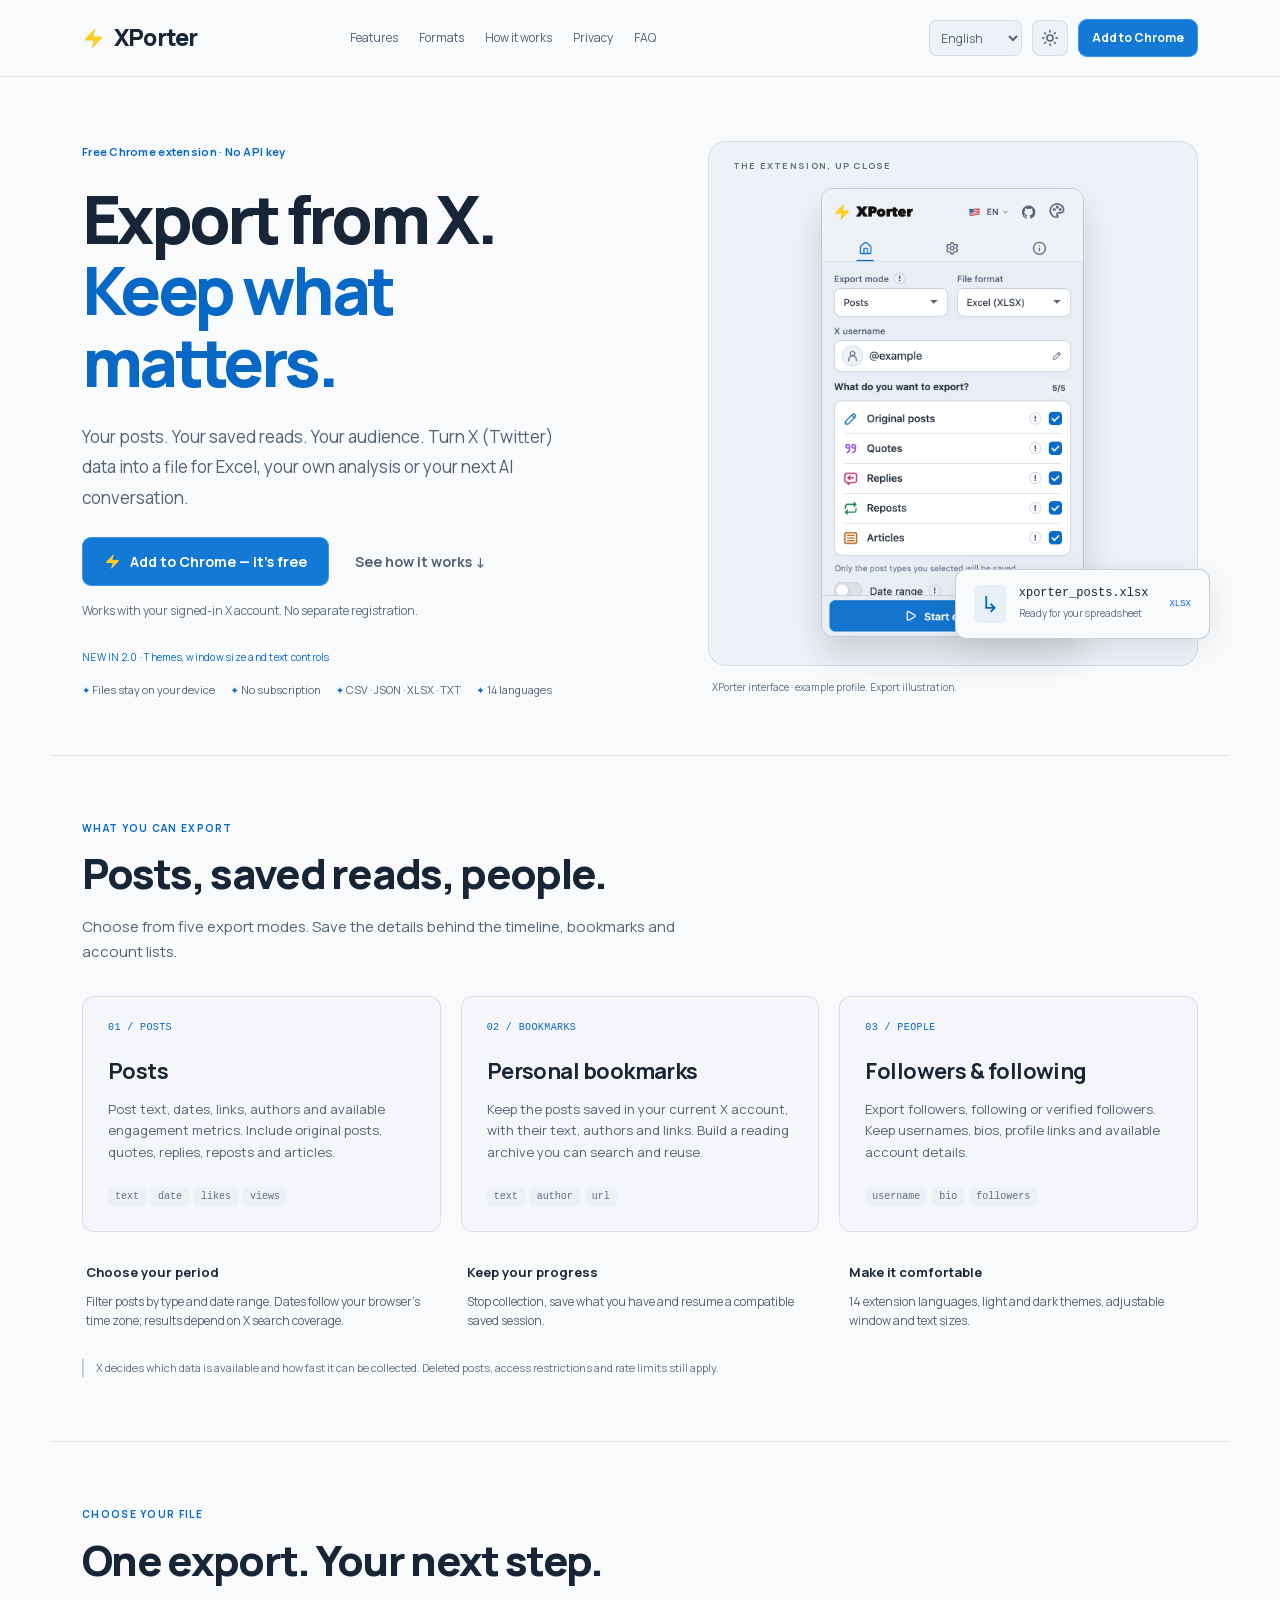
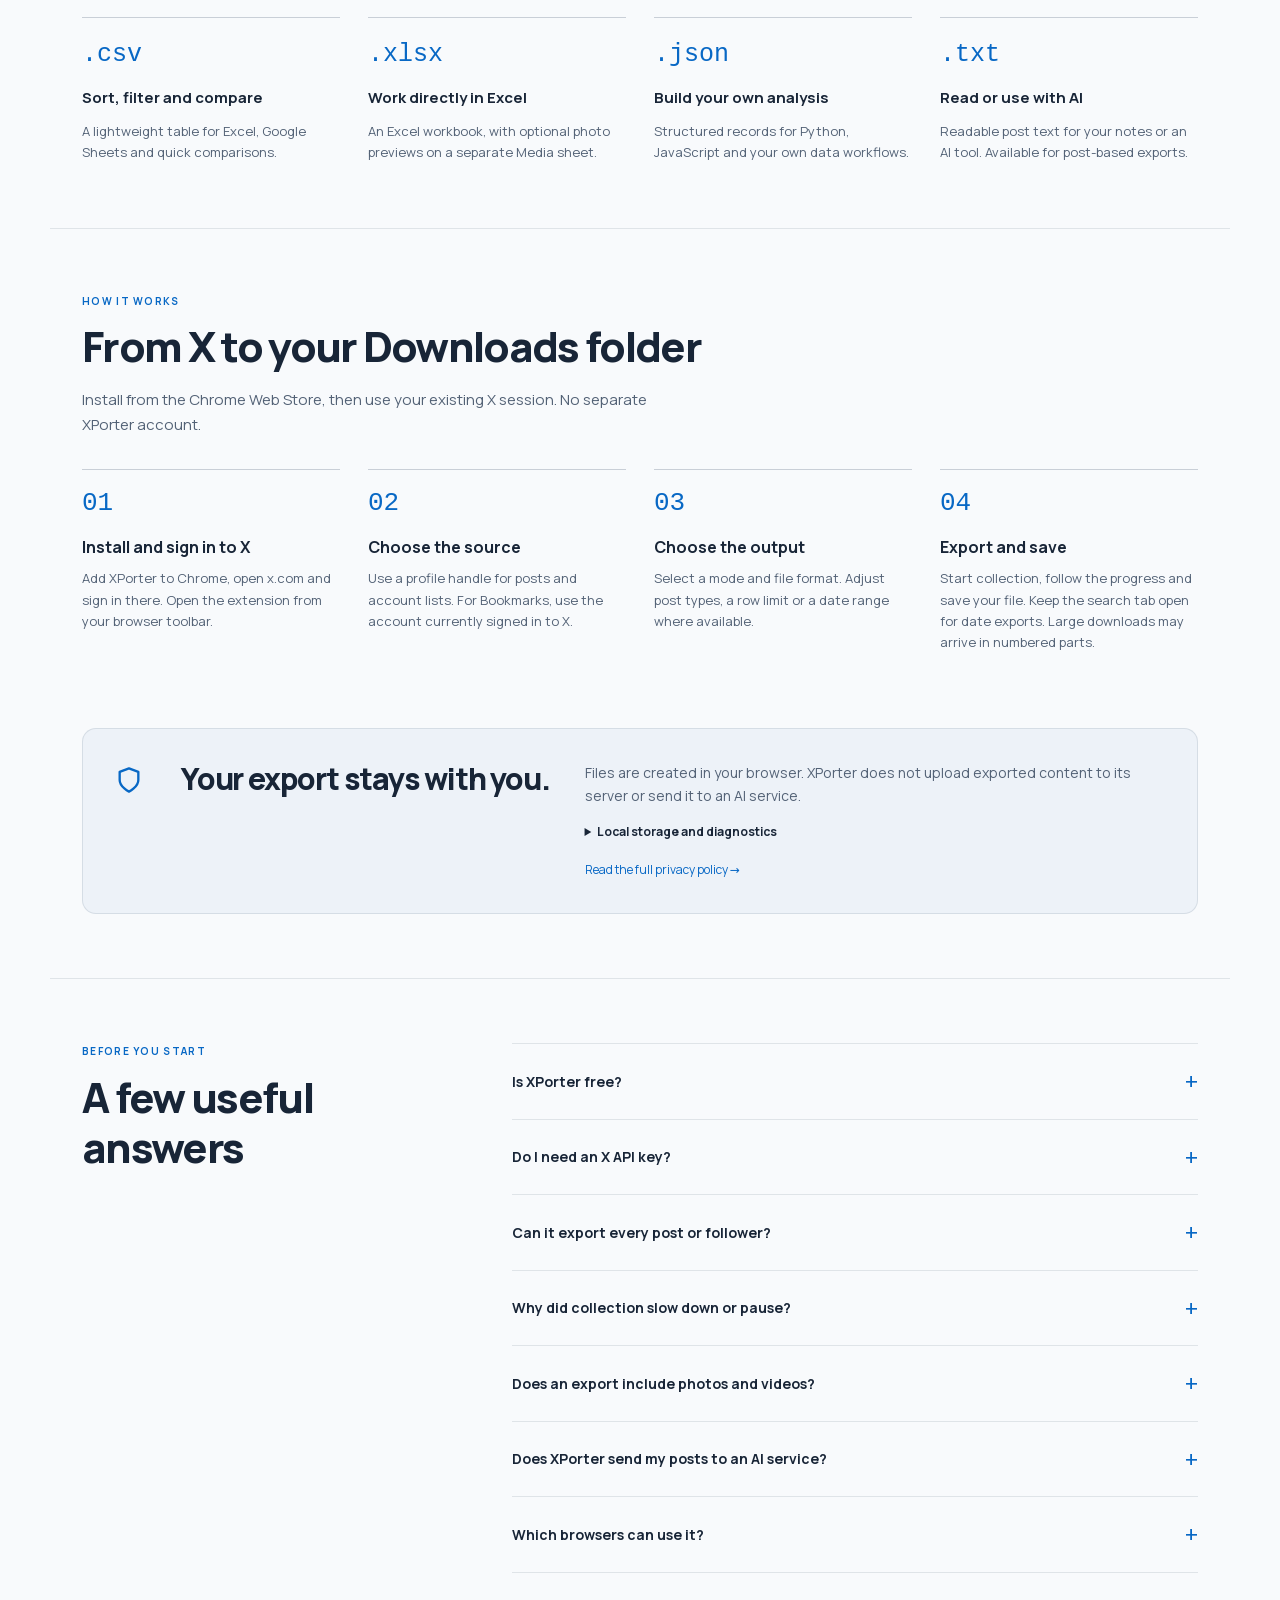
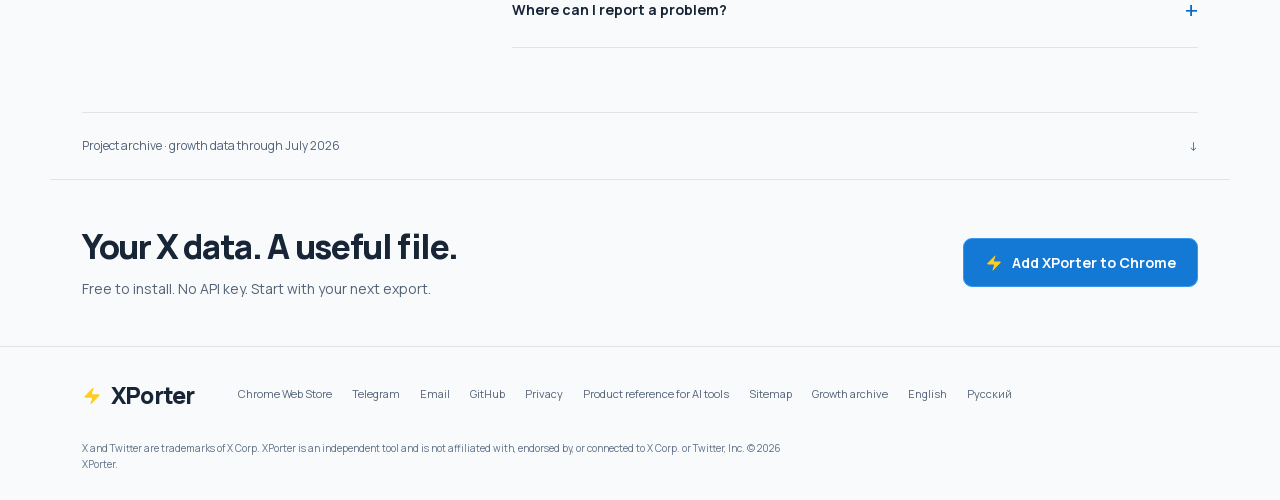
<file: docs/index.html>
<!-- Generated by scripts/build-site.cjs; edit scripts/site/. -->
<!DOCTYPE html>
<html lang="en">

<head>
  <meta charset="UTF-8" />
  <meta name="viewport" content="width=device-width, initial-scale=1.0" />
  <title>XPorter — Export X (Twitter) to CSV, Excel, JSON &amp; TXT</title>
  <meta name="description" content="Free Chrome extension to export X (Twitter) posts, bookmarks, followers and following. Save CSV, Excel, JSON or post text locally. No API key or subscription." />
  <meta name="robots" content="index, follow, max-image-preview:large, max-snippet:-1, max-video-preview:-1" />
  <meta name="referrer" content="strict-origin-when-cross-origin" />
  <meta name="google-site-verification" content="6Z2cj0kX7irYbmkR9JIBBW6sUhmadw8sFJx33zqTFNY" />
  <link rel="canonical" href="https://lemelson.github.io/xporter-extension/" />
  <link rel="alternate" hreflang="en" href="https://lemelson.github.io/xporter-extension/" />
  <link rel="alternate" hreflang="ru" href="https://lemelson.github.io/xporter-extension/ru/" />
  <link rel="alternate" hreflang="x-default" href="https://lemelson.github.io/xporter-extension/" />
  <link rel="alternate" type="text/plain" href="./llms-full.txt" title="XPorter product reference" />
  <link rel="sitemap" type="application/xml" href="./sitemap.xml" />
  <link rel="icon" type="image/png" href="./assets/icon128.png" />
  <meta property="og:type" content="website" />
  <meta property="og:site_name" content="XPorter" />
  <meta property="og:title" content="XPorter — Export X (Twitter) to CSV, Excel, JSON &amp; TXT" />
  <meta property="og:description" content="Free Chrome extension to export X (Twitter) posts, bookmarks, followers and following. Save CSV, Excel, JSON or post text locally. No API key or subscription." />
  <meta property="og:url" content="https://lemelson.github.io/xporter-extension/" />
  <meta property="og:locale" content="en_US" />
  <meta property="og:locale:alternate" content="ru_RU" />
  <meta property="og:image" content="https://lemelson.github.io/xporter-extension/assets/social-preview.png" />
  <meta property="og:image:width" content="1200" />
  <meta property="og:image:height" content="630" />
  <meta property="og:image:alt" content="XPorter — export X (Twitter) to CSV, XLSX, JSON and TXT" />
  <meta name="twitter:card" content="summary_large_image" />
  <meta name="twitter:title" content="XPorter — Export X (Twitter) to CSV, Excel, JSON &amp; TXT" />
  <meta name="twitter:description" content="Free Chrome extension to export X (Twitter) posts, bookmarks, followers and following. Save CSV, Excel, JSON or post text locally. No API key or subscription." />
  <meta name="twitter:image" content="https://lemelson.github.io/xporter-extension/assets/social-preview.png" />
  <meta name="twitter:image:alt" content="XPorter — export X (Twitter) to CSV, XLSX, JSON and TXT" />
  <script src="./assets/theme-init.js"></script>
  <link rel="stylesheet" href="./assets/site.css" />
  <script type="application/ld+json">{"@context":"https://schema.org","@graph":[{"@type":"WebSite","@id":"https://lemelson.github.io/xporter-extension/#website","url":"https://lemelson.github.io/xporter-extension/","name":"XPorter","inLanguage":["en","ru"]},{"@type":"WebPage","@id":"https://lemelson.github.io/xporter-extension/#webpage","url":"https://lemelson.github.io/xporter-extension/","name":"XPorter — Export X (Twitter) to CSV, Excel, JSON & TXT","description":"Free Chrome extension to export X (Twitter) posts, bookmarks, followers and following. Save CSV, Excel, JSON or post text locally. No API key or subscription.","inLanguage":"en","isPartOf":{"@id":"https://lemelson.github.io/xporter-extension/#website"},"about":{"@id":"https://lemelson.github.io/xporter-extension/#software"},"dateModified":"2026-09-10"},{"@type":"SoftwareApplication","@id":"https://lemelson.github.io/xporter-extension/#software","name":"XPorter","url":"https://lemelson.github.io/xporter-extension/","description":"Free Chrome extension to export X (Twitter) posts, bookmarks, followers and following. Save CSV, Excel, JSON or post text locally. No API key or subscription.","applicationCategory":"BrowserApplication","operatingSystem":"Desktop Chrome","softwareVersion":"2.0.0","downloadUrl":"https://chromewebstore.google.com/detail/jghmghialodmkmbcpfnhkgllkmjafmja","offers":{"@type":"Offer","price":"0","priceCurrency":"USD","url":"https://chromewebstore.google.com/detail/jghmghialodmkmbcpfnhkgllkmjafmja"},"image":"https://lemelson.github.io/xporter-extension/assets/social-preview.png","sameAs":["https://chromewebstore.google.com/detail/jghmghialodmkmbcpfnhkgllkmjafmja","https://github.com/Lemelson/xporter-extension"],"featureList":["Posts and personal bookmarks","Followers, following and verified followers","CSV, XLSX and JSON","TXT for post-based exports","Local file generation","Date filters and resumable exports"]}]}</script>
</head>

<body>
  <a class="skip-link" href="#main" data-i18n="skip">Skip to content</a>

  <!-- NAV -->
  <nav aria-label="Main navigation">
    <div class="wrap nav-inner">
      <a class="brand" href="#top">
        <span class="bolt" aria-hidden="true">
          <svg width="23" height="23" viewBox="0 0 24 24"><path d="M4 14a1 1 0 0 1-.78-1.63l9.9-10.2a.5.5 0 0 1 .86.46l-1.92 6.02A1 1 0 0 0 13 10h7a1 1 0 0 1 .78 1.63l-9.9 10.2a.5.5 0 0 1-.86-.46l1.92-6.02A1 1 0 0 0 11 14z" /></svg>
        </span>
        XPorter
      </a>
      <div class="nav-links">
        <a class="minor" href="#features" data-i18n="nav_features">Features</a>
        <a class="minor" href="#formats" data-i18n="nav_formats">Formats</a>
        <a class="minor" href="#how" data-i18n="nav_how">How it works</a>
        <a class="minor" href="#privacy" data-i18n="nav_privacy">Privacy</a>
        <a class="minor" href="#faq" data-i18n="nav_faq">FAQ</a>
      </div>
      <div class="nav-tools">
        <span class="lang-wrap" data-js hidden><select class="lang-select" id="langSelect" aria-label="Language"><option value="en">English</option></select></span>
        <button class="icon-btn" id="themeToggle" aria-label="Toggle theme" data-js hidden>
          <svg class="moon" width="18" height="18" viewBox="0 0 24 24" fill="none" stroke="currentColor" stroke-width="2" stroke-linecap="round" stroke-linejoin="round"><path d="M21 12.79A9 9 0 1 1 11.21 3 7 7 0 0 0 21 12.79z"/></svg>
          <svg class="sun" width="18" height="18" viewBox="0 0 24 24" fill="none" stroke="currentColor" stroke-width="2" stroke-linecap="round" stroke-linejoin="round"><circle cx="12" cy="12" r="4"/><path d="M12 2v2M12 20v2M4.9 4.9l1.4 1.4M17.7 17.7l1.4 1.4M2 12h2M20 12h2M4.9 19.1l1.4-1.4M17.7 6.3l1.4-1.4"/></svg>
        </button>
        <a class="btn btn-primary" id="navInstall" href="https://chromewebstore.google.com/detail/jghmghialodmkmbcpfnhkgllkmjafmja" target="_blank" rel="noopener" data-i18n="nav_install">Add to Chrome</a>
      </div>
    </div>
  </nav>
  <p id="languageNote" class="wrap language-note" data-i18n="language_note" hidden>The detailed product reference is available in English and Russian. Other interface translations are retained; updated sections use English where a translation is not yet available.</p>

  <main id="main">
  <!-- HERO -->
  <header class="wrap hero" id="top">
    <div class="reveal">
      <span class="pill"><span class="bolt" aria-hidden="true"><svg width="15" height="15" viewBox="0 0 24 24"><path d="M4 14a1 1 0 0 1-.78-1.63l9.9-10.2a.5.5 0 0 1 .86.46l-1.92 6.02A1 1 0 0 0 13 10h7a1 1 0 0 1 .78 1.63l-9.9 10.2a.5.5 0 0 1-.86-.46l1.92-6.02A1 1 0 0 0 11 14z"/></svg></span> <span data-i18n="hero_pill">Free Chrome extension · No API key</span></span>
      <h1 data-i18n-html="hero_h1">Export from X.<br /><span class="grad">Keep what matters.</span></h1>
      <p class="lead" data-i18n="hero_lead">Your posts. Your saved reads. Your audience. Turn X (Twitter) data into a file for Excel, your own analysis or your next AI conversation.</p>
      <div class="hero-cta">
        <a class="btn btn-primary" id="heroInstall" href="https://chromewebstore.google.com/detail/jghmghialodmkmbcpfnhkgllkmjafmja" target="_blank" rel="noopener">
          <span class="bolt" aria-hidden="true"><svg width="17" height="17" viewBox="0 0 24 24"><path d="M4 14a1 1 0 0 1-.78-1.63l9.9-10.2a.5.5 0 0 1 .86.46l-1.92 6.02A1 1 0 0 0 13 10h7a1 1 0 0 1 .78 1.63l-9.9 10.2a.5.5 0 0 1-.86-.46l1.92-6.02A1 1 0 0 0 11 14z"/></svg></span>
          <span data-i18n="hero_cta1">Add to Chrome — it's free</span>
        </a>
        <a class="btn btn-ghost" href="#how" data-i18n="hero_cta2">See how it works ↓</a>
      </div>
      <p class="hero-note" data-i18n="hero_note">Works with your signed-in X account. No separate registration.</p><p class="release-note" data-i18n="release_label">NEW IN 2.0 · Themes, window size and text controls</p>
      <div class="trust">
        <span><span class="dot">✦</span> <span data-i18n="trust_local">Files stay on your device</span></span>
        <span><span class="dot">✦</span> <span data-i18n="trust_unlimited">No subscription</span></span>
        <span><span class="dot">✦</span> CSV · JSON · XLSX · TXT</span>
        <span><span class="dot">✦</span> <span data-i18n="trust_langs">14 languages</span></span>
      </div>
    </div>

    <figure class="product-preview">
      <div class="product-stage">
        <span class="stage-label" data-i18n="preview_label">THE EXTENSION, UP CLOSE</span>
        <div class="product-window">
          <img class="product-dark" src="./assets/xporter-dark.png" width="700" height="1200" alt="XPorter: Posts, Excel (XLSX), @example, post type filters and Start exporting" fetchpriority="high" />
          <img class="product-light" src="./assets/xporter-light.png" width="700" height="1200" alt="XPorter: Posts, Excel (XLSX), @example, post type filters and Start exporting" fetchpriority="high" />
        </div>
        <div class="output-slip"><span class="output-check" aria-hidden="true">↳</span><div><strong>xporter_posts.xlsx</strong><span data-i18n="preview_result">Ready for your spreadsheet</span></div><span class="output-extension">XLSX</span></div>
      </div>
      <figcaption data-i18n="preview_caption">XPorter interface · example profile. Export illustration.</figcaption>
    </figure>
  </header>

  <section id="features" class="wrap detail-section">
    <div class="section-head"><span class="eyebrow" data-i18n="datasets_eyebrow">What you can export</span><h2 data-i18n="datasets_head">Posts, saved reads, people.</h2><p data-i18n="datasets_intro">Choose from five export modes. Save the details behind the timeline, bookmarks and account lists.</p></div>
    <div id="datasets" class="data-cards">
      <article><span class="data-index">01 / POSTS</span><h3 data-i18n="dataset_posts">Posts</h3><p data-i18n="dataset_posts_d">Post text, dates, links, authors and available engagement metrics. Include original posts, quotes, replies, reposts and articles.</p><div class="data-fields" aria-hidden="true"><span>text</span><span>date</span><span>likes</span><span>views</span></div></article>
      <article><span class="data-index">02 / BOOKMARKS</span><h3 data-i18n="dataset_bookmarks">Personal bookmarks</h3><p data-i18n="dataset_bookmarks_d">Keep the posts saved in your current X account, with their text, authors and links. Build a reading archive you can search and reuse.</p><div class="data-fields" aria-hidden="true"><span>text</span><span>author</span><span>url</span></div></article>
      <article><span class="data-index">03 / PEOPLE</span><h3 data-i18n="dataset_people">Followers &amp; following</h3><p data-i18n="dataset_people_d">Export followers, following or verified followers. Keep usernames, bios, profile links and available account details.</p><div class="data-fields" aria-hidden="true"><span>username</span><span>bio</span><span>followers</span></div></article>
    </div>
    <div class="export-controls"><div><h3 data-i18n="f_dates_t">Choose your period</h3><p data-i18n="f_dates_d">Filter posts by type and date range. Dates follow your browser’s time zone; results depend on X search coverage.</p></div><div><h3 data-i18n="f_resume_t">Keep your progress</h3><p data-i18n="f_resume_d">Stop collection, save what you have and resume a compatible saved session.</p></div><div><h3 data-i18n="controls_head">Make it comfortable</h3><p data-i18n="controls_short">14 extension languages, light and dark themes, adjustable window and text sizes.</p></div></div>
    <p class="editorial-note" data-i18n="dataset_note">X decides which data is available and how fast it can be collected. Deleted posts, access restrictions and rate limits still apply.</p>
  </section>
  <section id="formats" class="wrap detail-section">
    <div class="section-head"><span class="eyebrow" data-i18n="formats_eyebrow">Choose your file</span><h2 data-i18n="formats_head">One export. Your next step.</h2></div>
    <div class="format-grid">
      <article class="format-card"><span class="format-extension">.csv</span><h3 data-i18n="format_csv">Sort, filter and compare</h3><p data-i18n="format_csv_d">A lightweight table for Excel, Google Sheets and quick comparisons.</p></article>
      <article class="format-card"><span class="format-extension">.xlsx</span><h3 data-i18n="format_xlsx">Work directly in Excel</h3><p data-i18n="format_xlsx_d">An Excel workbook, with optional photo previews on a separate Media sheet.</p></article>
      <article class="format-card"><span class="format-extension">.json</span><h3 data-i18n="format_json">Build your own analysis</h3><p data-i18n="format_json_d">Structured records for Python, JavaScript and your own data workflows.</p></article>
      <article class="format-card"><span class="format-extension">.txt</span><h3 data-i18n="format_txt">Read or use with AI</h3><p data-i18n="format_txt_d">Readable post text for your notes or an AI tool. Available for post-based exports.</p></article>
    </div>
  </section>
  <!-- HOW IT WORKS -->
  <section id="how" class="wrap">
    <div class="section-head reveal">
      <span class="eyebrow" data-i18n="how_eyebrow">How it works</span>
      <h2 data-i18n="how_head">From X to your Downloads folder</h2>
      <p data-i18n="how_sub">Install from the Chrome Web Store, then use your existing X session. No separate XPorter account.</p>
    </div>
    <div class="steps-wrap">
      <div class="steps">
        <div class="step reveal">
          <div class="step-top"><span class="num"></span><span class="step-ico"><svg width="20" height="20" viewBox="0 0 24 24" fill="none" stroke="currentColor" stroke-width="2" stroke-linecap="round" stroke-linejoin="round"><path d="M3 3l7.07 16.97 2.51-7.39 7.39-2.51L3 3z"/><path d="M13 13l6 6"/></svg></span></div>
          <h3 data-i18n="s1_t">Install and sign in to X</h3><p data-i18n="s1_d">Add XPorter to Chrome, open x.com and sign in there. Open the extension from your browser toolbar.</p>
        </div>
        <div class="step reveal">
          <div class="step-top"><span class="num"></span><span class="step-ico"><svg width="20" height="20" viewBox="0 0 24 24" fill="none" stroke="currentColor" stroke-width="2" stroke-linecap="round" stroke-linejoin="round"><path d="M20 21v-2a4 4 0 0 0-4-4H8a4 4 0 0 0-4 4v2"/><circle cx="12" cy="7" r="4"/></svg></span></div>
          <h3 data-i18n="s2_t">Choose the source</h3><p data-i18n="s2_d">Use a profile handle for posts and account lists. For Bookmarks, use the account currently signed in to X.</p>
        </div>
        <div class="step reveal">
          <div class="step-top"><span class="num"></span><span class="step-ico"><svg width="20" height="20" viewBox="0 0 24 24" fill="none" stroke="currentColor" stroke-width="2" stroke-linecap="round" stroke-linejoin="round"><line x1="4" y1="21" x2="4" y2="14"/><line x1="4" y1="10" x2="4" y2="3"/><line x1="12" y1="21" x2="12" y2="12"/><line x1="12" y1="8" x2="12" y2="3"/><line x1="20" y1="21" x2="20" y2="16"/><line x1="20" y1="12" x2="20" y2="3"/><line x1="1" y1="14" x2="7" y2="14"/><line x1="9" y1="8" x2="15" y2="8"/><line x1="17" y1="16" x2="23" y2="16"/></svg></span></div>
          <h3 data-i18n="s3_t">Choose the output</h3><p data-i18n="s3_d">Select a mode and file format. Adjust post types, a row limit or a date range where available.</p>
        </div>
        <div class="step reveal">
          <div class="step-top"><span class="num"></span><span class="step-ico"><svg width="20" height="20" viewBox="0 0 24 24" fill="none" stroke="currentColor" stroke-width="2" stroke-linecap="round" stroke-linejoin="round"><path d="M21 15v4a2 2 0 0 1-2 2H5a2 2 0 0 1-2-2v-4"/><polyline points="7 10 12 15 17 10"/><line x1="12" y1="15" x2="12" y2="3"/></svg></span></div>
          <h3 data-i18n="s4_t">Export and save</h3><p data-i18n="s4_d">Start collection, follow the progress and save your file. Keep the search tab open for date exports. Large downloads may arrive in numbered parts.</p>
        </div>
      </div>
    </div>
  </section>


  <!-- PRIVACY -->
  <section id="privacy" class="wrap">
    <div class="privacy-box reveal">
      <div class="shield"><svg width="28" height="28" viewBox="0 0 24 24" fill="none" stroke="currentColor" stroke-width="2" stroke-linecap="round" stroke-linejoin="round"><path d="M12 22s8-4 8-10V5l-8-3-8 3v7c0 6 8 10 8 10z"/></svg></div>
      <h2 data-i18n="priv_t">Your export stays with you.</h2>
      <div class="privacy-copy"><p data-i18n="priv_short">Files are created in your browser. XPorter does not upload exported content to its server or send it to an AI service.</p><details class="privacy-detail"><summary data-i18n="priv_details">Local storage and diagnostics</summary><p data-i18n="priv_d">XPorter creates export files in your browser and does not upload their contents to a XPorter server. Requests use your signed-in X session. In version 2.0.0, product diagnostics stay local during use. Opening the uninstall feedback page sends limited product diagnostics; optional written feedback includes what you submit. A random installation identifier makes those reports pseudonymous, not guaranteed anonymous.</p><p data-i18n="priv_extra">The extension also keeps a local dataset of non-reply posts X has already loaded while you browse. It makes no extra collection requests for this dataset; you can export or clear it in Settings. Exported content and X credentials are not included in automatic uninstall diagnostics.</p></details><a href="./privacy-policy.html" data-i18n="priv_link">Read the full privacy policy →</a></div>
    </div>
  </section>

  <!-- FINAL CTA -->
  <section id="faq" class="wrap detail-section">
    <div class="section-head"><span class="eyebrow" data-i18n="faq_eyebrow">Before you start</span><h2 data-i18n="faq_head">A few useful answers</h2></div>
    <div class="faq-grid">
      <details><summary data-i18n="faq_free_q">Is XPorter free?</summary><p data-i18n="faq_free_a">Yes. There is no subscription, per-export payment or paid XPorter tier. Free exports still depend on X’s rate limits, search coverage, available timelines and your browser’s resources.</p></details>
      <details><summary data-i18n="faq_key_q">Do I need an X API key?</summary><p data-i18n="faq_key_a">No. XPorter uses the X account already signed in to your browser. It does not ask for your X password or require a separate XPorter login.</p></details>
      <details><summary data-i18n="faq_all_q">Can it export every post or follower?</summary><p data-i18n="faq_all_a">Completeness is not guaranteed. X may limit timelines or search results, return fewer accounts than a profile counter shows, or stop a request. You can save partial results and resume when the saved session supports it.</p></details>
      <details><summary data-i18n="faq_pause_q">Why did collection slow down or pause?</summary><p data-i18n="faq_pause_a">X sets request quotas. XPorter respects available quota headers and retries some temporary failures. Faster presets cannot remove those limits. If collection stalls, save the rows you have and follow the status message before retrying.</p></details>
      <details><summary data-i18n="faq_photos_q">Does an export include photos and videos?</summary><p data-i18n="faq_photos_a">Post exports include available media links. XLSX can also embed bounded photo previews in a Media sheet with optional image-host permission. It is not a full-resolution photo or video archive.</p></details>
      <details><summary data-i18n="faq_ai_q">Does XPorter send my posts to an AI service?</summary><p data-i18n="faq_ai_a">No. TXT makes post exports easier to read and reuse. Copying or uploading a file to an AI service is a separate action you choose, subject to that service’s data policy.</p></details>
      <details><summary data-i18n="faq_browser_q">Which browsers can use it?</summary><p data-i18n="faq_browser_a">XPorter is distributed through the Chrome Web Store for desktop Chrome. Other Chromium browsers may support the extension, but compatibility and installation rules can differ. This is not a mobile X app.</p></details>
      <details><summary data-i18n="faq_help_q">Where can I report a problem?</summary><p data-i18n="faq_help_a">Use the Telegram, email or GitHub links below. Include the extension version, export mode and visible error message. Leave out passwords, cookies and any private exported content.</p></details>
    </div>
  </section>
  <!-- PUBLIC GROWTH TRAJECTORY -->
  <section id="growth" class="wrap"><details class="growth-archive"><summary data-i18n="growth_archive_label">Project archive · growth data through July 2026</summary><div class="archive-content">
    <div class="growth-intro">
      <div class="section-head reveal">
        <span class="eyebrow" data-i18n="growth_eyebrow">Public growth archive</span>
        <h2 data-i18n="growth_head">An open look at an earlier snapshot</h2>
        <p data-i18n="growth_sub">Historical Chrome Web Store weekly-user data through July 16, 2026. The model scenarios below were calculated from that snapshot; they are not current user counts.</p>
      </div>
      <p class="growth-disclosure reveal" data-i18n-html="growth_disclosure"><strong>Aggregate data only.</strong> Dates and weekly-user totals; no identities, accounts or exported X content.</p>
    </div>

    <p class="growth-note" data-i18n="growth_fallback">Snapshot: 511 weekly users on July 16, 2026.</p>
    <div id="growthInteractive" hidden>
    <div class="growth-kpis reveal" aria-live="polite">
      <div class="growth-kpi"><span data-i18n="growth_now">Last observed · July 2026</span><strong id="growthNow">511</strong><small id="growthNowDate">2026-07-16</small></div>
      <div class="growth-kpi"><span data-i18n="growth_year">1-year ensemble</span><strong id="growthYear">—</strong><small data-i18n="growth_weighted">Backtest-weighted</small></div>
      <div class="growth-kpi"><span data-i18n="growth_two_year">2-year ensemble</span><strong id="growthTwoYear">—</strong><small data-i18n="growth_weighted">Backtest-weighted</small></div>
      <div class="growth-kpi"><span data-i18n="growth_range">2-year range</span><strong id="growthRange">—</strong><small data-i18n="growth_scenarios">Lower to upper scenario</small></div>
    </div>

    <div class="growth-panel reveal">
      <div class="growth-toolbar">
        <div>
          <h3 data-i18n="growth_chart_title">Weekly users: observed and projected</h3>
          <p id="growthChartMeta" data-i18n="growth_fallback">Snapshot: 511 weekly users on July 16, 2026.</p>
        </div>
        <div class="horizon-switch" aria-label="Forecast horizon">
          <button type="button" data-horizon="365" aria-pressed="true" data-i18n="growth_1y">1 year</button>
          <button type="button" data-horizon="730" aria-pressed="false" data-i18n="growth_2y">2 years</button>
        </div>
      </div>
      <div class="growth-chart-wrap">
        <svg id="growthChart" viewBox="0 0 1000 430" role="img" aria-labelledby="growthChartTitle growthChartDesc">
          <title id="growthChartTitle">XPorter weekly users and forecast</title>
          <desc id="growthChartDesc">Historical Chrome Web Store weekly-user counts and a scenario forecast.</desc>
        </svg>
      </div>
      <div class="growth-legend">
        <span class="legend-item"><span class="legend-line"></span><span data-i18n="growth_actual">Observed</span></span>
        <span class="legend-item"><span class="legend-line forecast"></span><span data-i18n="growth_ensemble">Weighted ensemble</span></span>
        <span class="legend-item"><span class="legend-band"></span><span data-i18n="growth_band">Scenario range</span></span>
        <button class="model-toggle" type="button" data-model="linear" aria-pressed="false" data-i18n="growth_linear">Linear</button>
        <button class="model-toggle" type="button" data-model="power" aria-pressed="false" data-i18n="growth_power">Power</button>
        <button class="model-toggle" type="button" data-model="gompertz" aria-pressed="false" data-i18n="growth_gompertz">Gompertz</button>
      </div>
    </div>

    <div class="growth-methods reveal" id="growthMethods" aria-label="Forecast methods"></div>
    </div>
    <p class="growth-error" id="growthError" data-i18n="growth_error">The growth data could not be loaded.</p>
    <p class="growth-note reveal" data-i18n="growth_note">This archive is preserved for transparency. The scenario range is not a confidence interval or a promise of future growth.</p>
    <p class="growth-note"><a href="./assets/growth-forecast.json" data-i18n="growth_source">Download the historical data and model results (JSON)</a></p>
    </div></details>
  </section>

  <section class="wrap final reveal">
    <h2 data-i18n="cta_t">Your X data. A useful file.</h2>
    <p data-i18n="cta_d">Free to install. No API key. Start with your next export.</p>
    <a class="btn btn-primary" id="finalInstall" href="https://chromewebstore.google.com/detail/jghmghialodmkmbcpfnhkgllkmjafmja" target="_blank" rel="noopener">
      <span class="bolt" aria-hidden="true"><svg width="18" height="18" viewBox="0 0 24 24"><path d="M4 14a1 1 0 0 1-.78-1.63l9.9-10.2a.5.5 0 0 1 .86.46l-1.92 6.02A1 1 0 0 0 13 10h7a1 1 0 0 1 .78 1.63l-9.9 10.2a.5.5 0 0 1-.86-.46l1.92-6.02A1 1 0 0 0 11 14z"/></svg></span>
      <span data-i18n="cta_btn">Add XPorter to Chrome</span>
    </a>
  </section>
  </main>

  <!-- FOOTER -->
  <footer>
    <div class="wrap">
      <div class="foot-inner">
        <a class="brand" href="#top">
          <span class="bolt" aria-hidden="true"><svg width="20" height="20" viewBox="0 0 24 24"><path d="M4 14a1 1 0 0 1-.78-1.63l9.9-10.2a.5.5 0 0 1 .86.46l-1.92 6.02A1 1 0 0 0 13 10h7a1 1 0 0 1 .78 1.63l-9.9 10.2a.5.5 0 0 1-.86-.46l1.92-6.02A1 1 0 0 0 11 14z"/></svg></span> XPorter
        </a>
        <div class="foot-links">
          <a href="https://chromewebstore.google.com/detail/jghmghialodmkmbcpfnhkgllkmjafmja" target="_blank" rel="noopener">Chrome Web Store</a>
          <a href="https://t.me/Lemelson" target="_blank" rel="noopener">Telegram</a>
          <a href="mailto:art.lemelson@gmail.com">Email</a>
          <a href="https://github.com/Lemelson/xporter-extension" target="_blank" rel="noopener">GitHub</a>
          <a href="./privacy-policy.html" data-i18n="foot_privacy">Privacy</a>
          <a href="./llms.txt" data-i18n="foot_reference">Product reference for AI tools</a>
          <a href="./sitemap.xml" data-i18n="foot_sitemap">Sitemap</a>
          <a href="#growth" data-i18n="nav_growth">Growth archive</a><a href="./" lang="en" hreflang="en">English</a><a href="./ru/" lang="ru" hreflang="ru">Русский</a>
        </div>
      </div>
      <p class="disclaimer" data-i18n="foot_disclaimer">X and Twitter are trademarks of X Corp. XPorter is an independent tool and is not affiliated with, endorsed by, or connected to X Corp. or Twitter, Inc. © 2026 XPorter.</p>
    </div>
  </footer>


  <script src="./assets/site-copy.js" defer></script>
  <script src="./assets/site.js" defer></script>
</body>

</html>
</file>
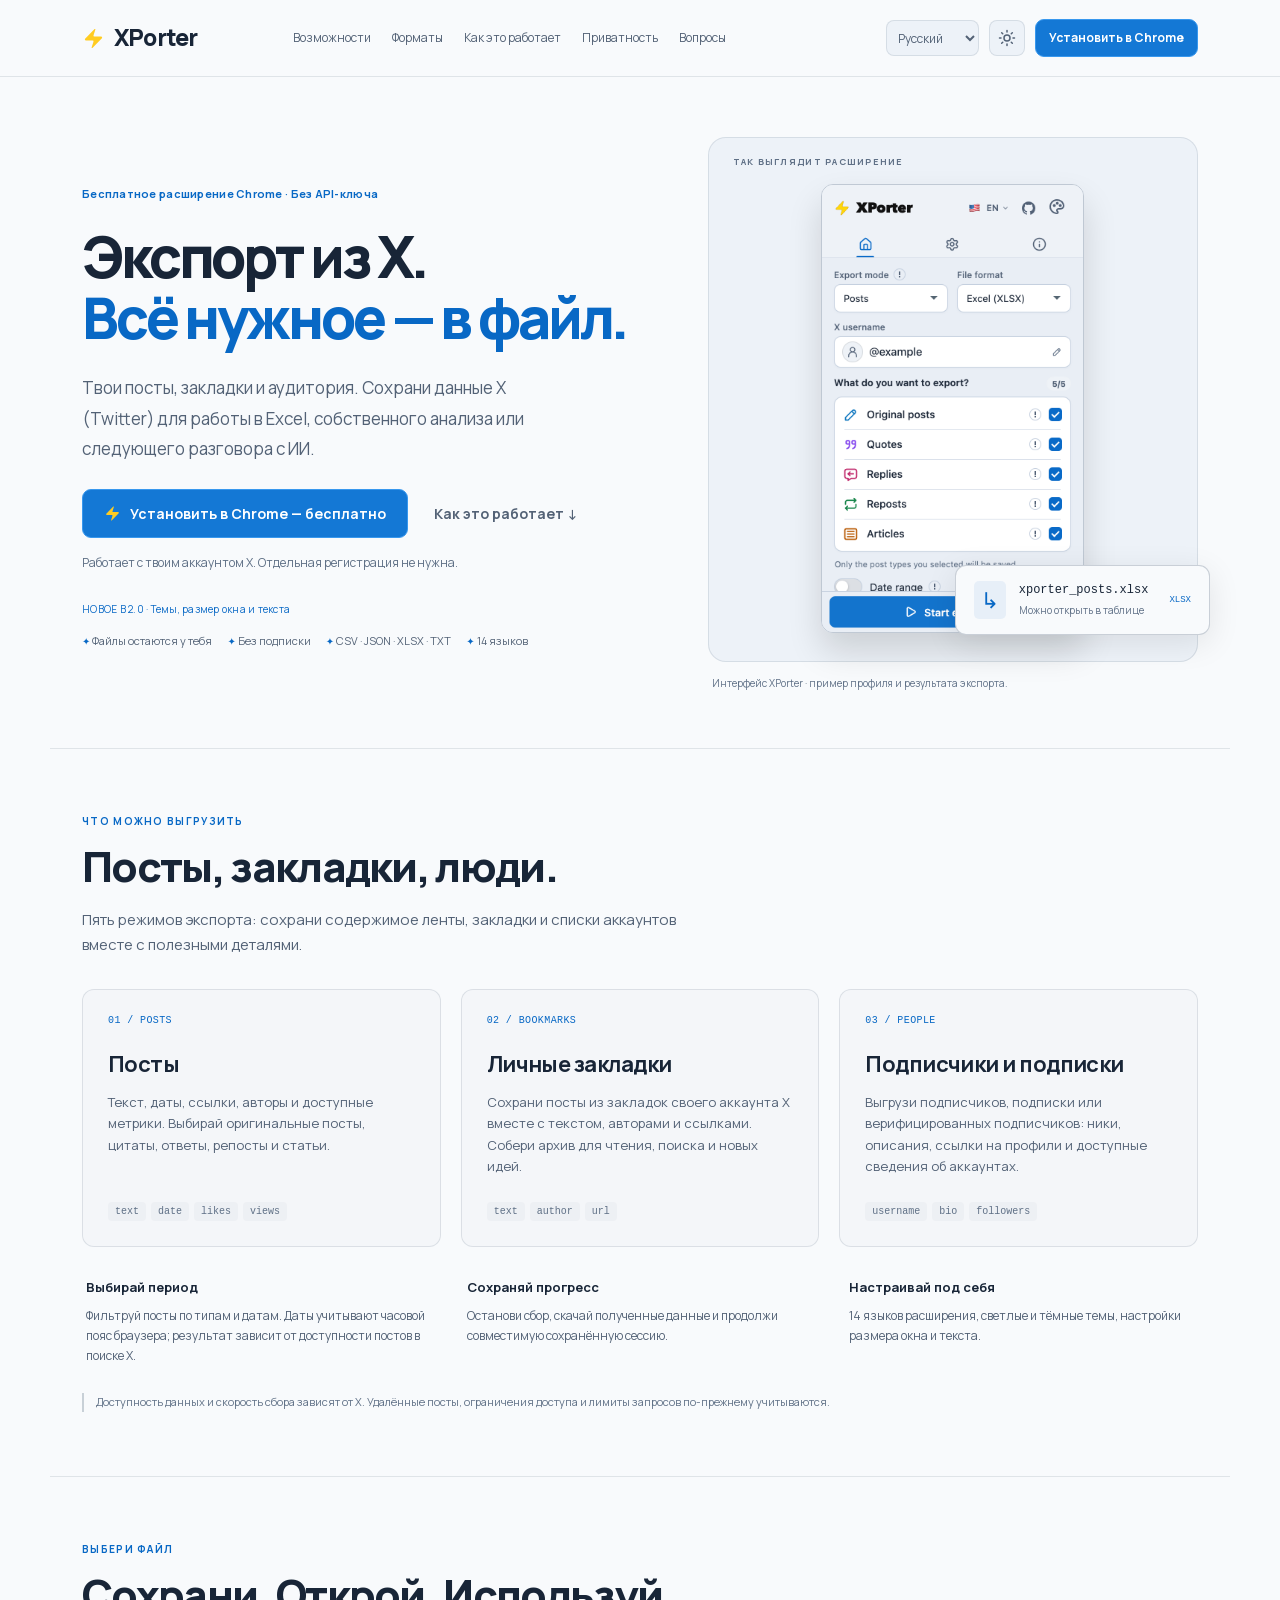
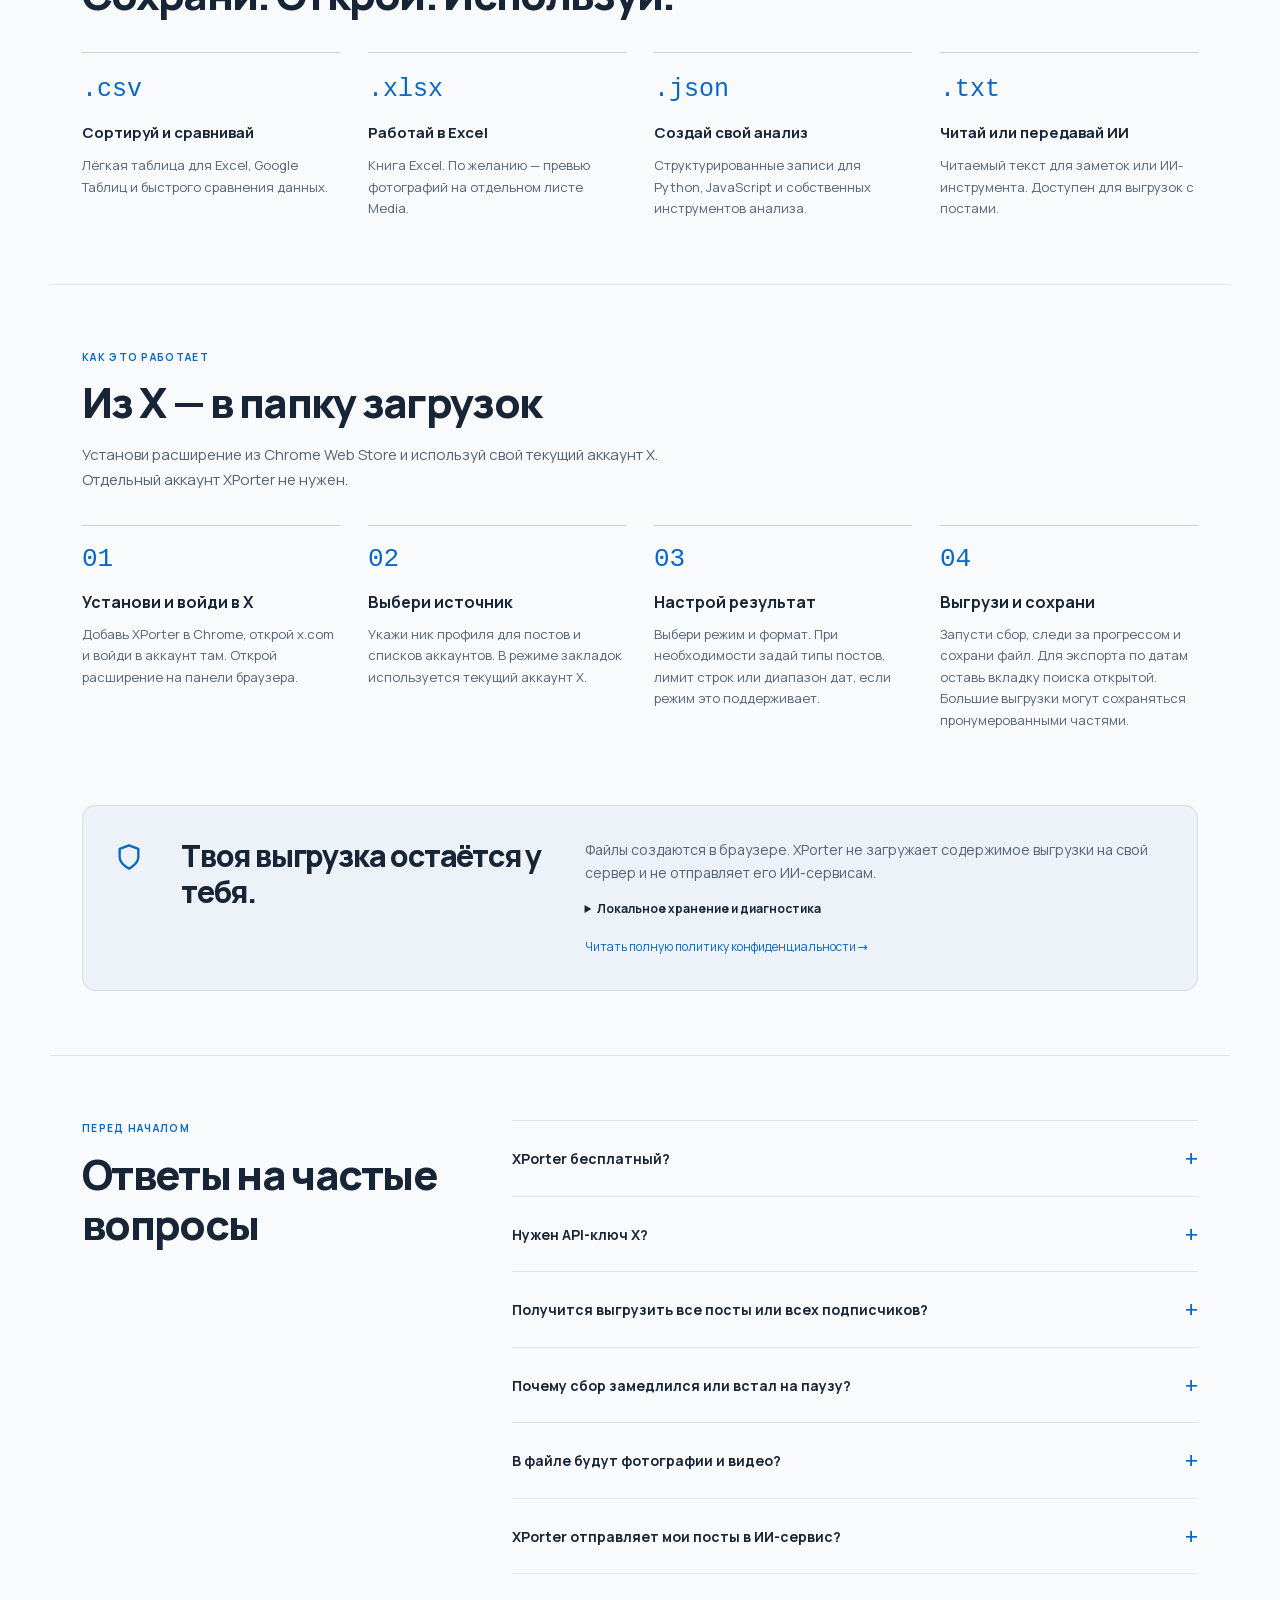
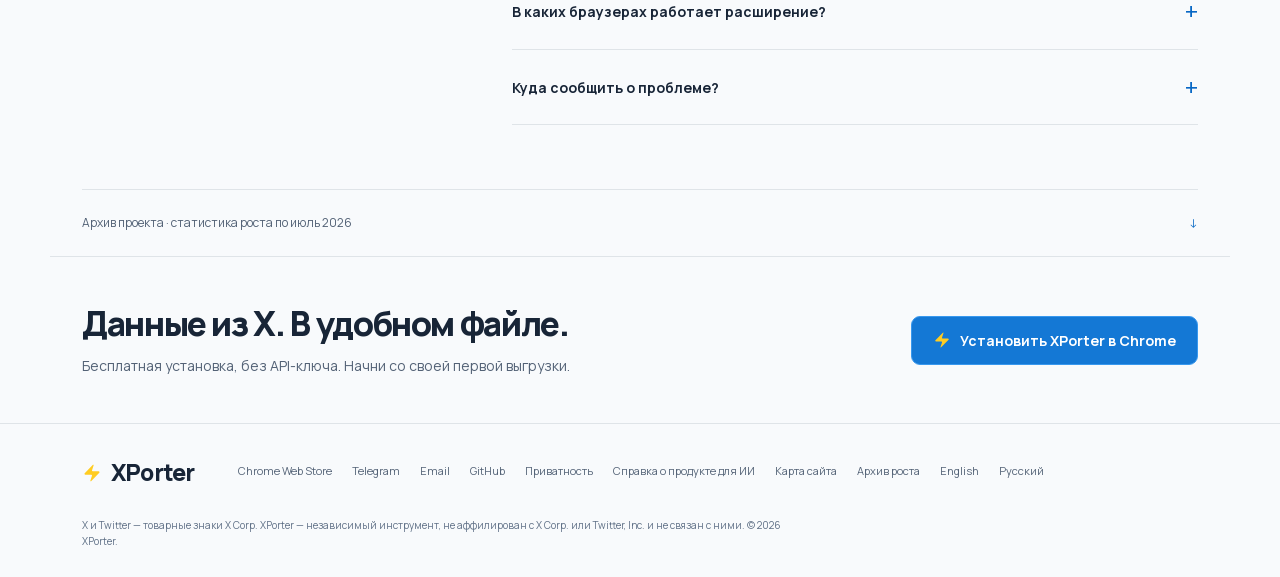
<file: docs/ru/index.html>
<!-- Generated by scripts/build-site.cjs; edit scripts/site/. -->
<!DOCTYPE html>
<html lang="ru">

<head>
  <meta charset="UTF-8" />
  <meta name="viewport" content="width=device-width, initial-scale=1.0" />
  <title>XPorter — экспорт X (Twitter) в CSV, Excel, JSON и TXT</title>
  <meta name="description" content="Бесплатное расширение Chrome для экспорта постов, закладок, подписчиков и подписок X (Twitter). Файлы CSV, Excel, JSON и TXT создаются в браузере. Без API-ключа." />
  <meta name="robots" content="index, follow, max-image-preview:large, max-snippet:-1, max-video-preview:-1" />
  <meta name="referrer" content="strict-origin-when-cross-origin" />
  <meta name="google-site-verification" content="6Z2cj0kX7irYbmkR9JIBBW6sUhmadw8sFJx33zqTFNY" />
  <link rel="canonical" href="https://lemelson.github.io/xporter-extension/ru/" />
  <link rel="alternate" hreflang="en" href="https://lemelson.github.io/xporter-extension/" />
  <link rel="alternate" hreflang="ru" href="https://lemelson.github.io/xporter-extension/ru/" />
  <link rel="alternate" hreflang="x-default" href="https://lemelson.github.io/xporter-extension/" />
  <link rel="alternate" type="text/plain" href="../llms-full.txt" title="XPorter product reference" />
  <link rel="sitemap" type="application/xml" href="../sitemap.xml" />
  <link rel="icon" type="image/png" href="../assets/icon128.png" />
  <meta property="og:type" content="website" />
  <meta property="og:site_name" content="XPorter" />
  <meta property="og:title" content="XPorter — экспорт X (Twitter) в CSV, Excel, JSON и TXT" />
  <meta property="og:description" content="Бесплатное расширение Chrome для экспорта постов, закладок, подписчиков и подписок X (Twitter). Файлы CSV, Excel, JSON и TXT создаются в браузере. Без API-ключа." />
  <meta property="og:url" content="https://lemelson.github.io/xporter-extension/ru/" />
  <meta property="og:locale" content="ru_RU" />
  <meta property="og:locale:alternate" content="en_US" />
  <meta property="og:image" content="https://lemelson.github.io/xporter-extension/assets/social-preview.png" />
  <meta property="og:image:width" content="1200" />
  <meta property="og:image:height" content="630" />
  <meta property="og:image:alt" content="XPorter — export X (Twitter) to CSV, XLSX, JSON and TXT" />
  <meta name="twitter:card" content="summary_large_image" />
  <meta name="twitter:title" content="XPorter — экспорт X (Twitter) в CSV, Excel, JSON и TXT" />
  <meta name="twitter:description" content="Бесплатное расширение Chrome для экспорта постов, закладок, подписчиков и подписок X (Twitter). Файлы CSV, Excel, JSON и TXT создаются в браузере. Без API-ключа." />
  <meta name="twitter:image" content="https://lemelson.github.io/xporter-extension/assets/social-preview.png" />
  <meta name="twitter:image:alt" content="XPorter — export X (Twitter) to CSV, XLSX, JSON and TXT" />
  <script src="../assets/theme-init.js"></script>
  <link rel="stylesheet" href="../assets/site.css" />
  <script type="application/ld+json">{"@context":"https://schema.org","@graph":[{"@type":"WebSite","@id":"https://lemelson.github.io/xporter-extension/#website","url":"https://lemelson.github.io/xporter-extension/","name":"XPorter","inLanguage":["en","ru"]},{"@type":"WebPage","@id":"https://lemelson.github.io/xporter-extension/ru/#webpage","url":"https://lemelson.github.io/xporter-extension/ru/","name":"XPorter — экспорт X (Twitter) в CSV, Excel, JSON и TXT","description":"Бесплатное расширение Chrome для экспорта постов, закладок, подписчиков и подписок X (Twitter). Файлы CSV, Excel, JSON и TXT создаются в браузере. Без API-ключа.","inLanguage":"ru","isPartOf":{"@id":"https://lemelson.github.io/xporter-extension/#website"},"about":{"@id":"https://lemelson.github.io/xporter-extension/#software"},"dateModified":"2026-09-10"},{"@type":"SoftwareApplication","@id":"https://lemelson.github.io/xporter-extension/#software","name":"XPorter","url":"https://lemelson.github.io/xporter-extension/","description":"Free Chrome extension to export X (Twitter) posts, bookmarks, followers and following. Save CSV, Excel, JSON or post text locally. No API key or subscription.","applicationCategory":"BrowserApplication","operatingSystem":"Desktop Chrome","softwareVersion":"2.0.0","downloadUrl":"https://chromewebstore.google.com/detail/jghmghialodmkmbcpfnhkgllkmjafmja","offers":{"@type":"Offer","price":"0","priceCurrency":"USD","url":"https://chromewebstore.google.com/detail/jghmghialodmkmbcpfnhkgllkmjafmja"},"image":"https://lemelson.github.io/xporter-extension/assets/social-preview.png","sameAs":["https://chromewebstore.google.com/detail/jghmghialodmkmbcpfnhkgllkmjafmja","https://github.com/Lemelson/xporter-extension"],"featureList":["Posts and personal bookmarks","Followers, following and verified followers","CSV, XLSX and JSON","TXT for post-based exports","Local file generation","Date filters and resumable exports"]}]}</script>
</head>

<body>
  <a class="skip-link" href="#main" data-i18n="skip">Перейти к содержимому</a>

  <!-- NAV -->
  <nav aria-label="Главная навигация">
    <div class="wrap nav-inner">
      <a class="brand" href="#top">
        <span class="bolt" aria-hidden="true">
          <svg width="23" height="23" viewBox="0 0 24 24"><path d="M4 14a1 1 0 0 1-.78-1.63l9.9-10.2a.5.5 0 0 1 .86.46l-1.92 6.02A1 1 0 0 0 13 10h7a1 1 0 0 1 .78 1.63l-9.9 10.2a.5.5 0 0 1-.86-.46l1.92-6.02A1 1 0 0 0 11 14z" /></svg>
        </span>
        XPorter
      </a>
      <div class="nav-links">
        <a class="minor" href="#features" data-i18n="nav_features">Возможности</a>
        <a class="minor" href="#formats" data-i18n="nav_formats">Форматы</a>
        <a class="minor" href="#how" data-i18n="nav_how">Как это работает</a>
        <a class="minor" href="#privacy" data-i18n="nav_privacy">Приватность</a>
        <a class="minor" href="#faq" data-i18n="nav_faq">Вопросы</a>
      </div>
      <div class="nav-tools">
        <span class="lang-wrap" data-js hidden><select class="lang-select" id="langSelect" aria-label="Язык"><option value="ru">Русский</option></select></span>
        <button class="icon-btn" id="themeToggle" aria-label="Сменить тему" data-js hidden>
          <svg class="moon" width="18" height="18" viewBox="0 0 24 24" fill="none" stroke="currentColor" stroke-width="2" stroke-linecap="round" stroke-linejoin="round"><path d="M21 12.79A9 9 0 1 1 11.21 3 7 7 0 0 0 21 12.79z"/></svg>
          <svg class="sun" width="18" height="18" viewBox="0 0 24 24" fill="none" stroke="currentColor" stroke-width="2" stroke-linecap="round" stroke-linejoin="round"><circle cx="12" cy="12" r="4"/><path d="M12 2v2M12 20v2M4.9 4.9l1.4 1.4M17.7 17.7l1.4 1.4M2 12h2M20 12h2M4.9 19.1l1.4-1.4M17.7 6.3l1.4-1.4"/></svg>
        </button>
        <a class="btn btn-primary" id="navInstall" href="https://chromewebstore.google.com/detail/jghmghialodmkmbcpfnhkgllkmjafmja" target="_blank" rel="noopener" data-i18n="nav_install">Установить в Chrome</a>
      </div>
    </div>
  </nav>
  <p id="languageNote" class="wrap language-note" data-i18n="language_note" hidden>Подробная справка о продукте доступна на английском и русском. Остальные переводы интерфейса сохранены; обновлённые разделы без перевода показываются на английском.</p>

  <main id="main">
  <!-- HERO -->
  <header class="wrap hero" id="top">
    <div class="reveal">
      <span class="pill"><span class="bolt" aria-hidden="true"><svg width="15" height="15" viewBox="0 0 24 24"><path d="M4 14a1 1 0 0 1-.78-1.63l9.9-10.2a.5.5 0 0 1 .86.46l-1.92 6.02A1 1 0 0 0 13 10h7a1 1 0 0 1 .78 1.63l-9.9 10.2a.5.5 0 0 1-.86-.46l1.92-6.02A1 1 0 0 0 11 14z"/></svg></span> <span data-i18n="hero_pill">Бесплатное расширение Chrome · Без API-ключа</span></span>
      <h1 data-i18n-html="hero_h1">Экспорт из X.<br /><span class="grad">Всё нужное — в файл.</span></h1>
      <p class="lead" data-i18n="hero_lead">Твои посты, закладки и аудитория. Сохрани данные X (Twitter) для работы в Excel, собственного анализа или следующего разговора с ИИ.</p>
      <div class="hero-cta">
        <a class="btn btn-primary" id="heroInstall" href="https://chromewebstore.google.com/detail/jghmghialodmkmbcpfnhkgllkmjafmja" target="_blank" rel="noopener">
          <span class="bolt" aria-hidden="true"><svg width="17" height="17" viewBox="0 0 24 24"><path d="M4 14a1 1 0 0 1-.78-1.63l9.9-10.2a.5.5 0 0 1 .86.46l-1.92 6.02A1 1 0 0 0 13 10h7a1 1 0 0 1 .78 1.63l-9.9 10.2a.5.5 0 0 1-.86-.46l1.92-6.02A1 1 0 0 0 11 14z"/></svg></span>
          <span data-i18n="hero_cta1">Установить в Chrome — бесплатно</span>
        </a>
        <a class="btn btn-ghost" href="#how" data-i18n="hero_cta2">Как это работает ↓</a>
      </div>
      <p class="hero-note" data-i18n="hero_note">Работает с твоим аккаунтом X. Отдельная регистрация не нужна.</p><p class="release-note" data-i18n="release_label">НОВОЕ В 2.0 · Темы, размер окна и текста</p>
      <div class="trust">
        <span><span class="dot">✦</span> <span data-i18n="trust_local">Файлы остаются у тебя</span></span>
        <span><span class="dot">✦</span> <span data-i18n="trust_unlimited">Без подписки</span></span>
        <span><span class="dot">✦</span> CSV · JSON · XLSX · TXT</span>
        <span><span class="dot">✦</span> <span data-i18n="trust_langs">14 языков</span></span>
      </div>
    </div>

    <figure class="product-preview">
      <div class="product-stage">
        <span class="stage-label" data-i18n="preview_label">ТАК ВЫГЛЯДИТ РАСШИРЕНИЕ</span>
        <div class="product-window">
          <img class="product-dark" src="../assets/xporter-dark.png" width="700" height="1200" alt="XPorter: Posts, Excel (XLSX), @example, post type filters and Start exporting" fetchpriority="high" />
          <img class="product-light" src="../assets/xporter-light.png" width="700" height="1200" alt="XPorter: Posts, Excel (XLSX), @example, post type filters and Start exporting" fetchpriority="high" />
        </div>
        <div class="output-slip"><span class="output-check" aria-hidden="true">↳</span><div><strong>xporter_posts.xlsx</strong><span data-i18n="preview_result">Можно открыть в таблице</span></div><span class="output-extension">XLSX</span></div>
      </div>
      <figcaption data-i18n="preview_caption">Интерфейс XPorter · пример профиля и результата экспорта.</figcaption>
    </figure>
  </header>

  <section id="features" class="wrap detail-section">
    <div class="section-head"><span class="eyebrow" data-i18n="datasets_eyebrow">Что можно выгрузить</span><h2 data-i18n="datasets_head">Посты, закладки, люди.</h2><p data-i18n="datasets_intro">Пять режимов экспорта: сохрани содержимое ленты, закладки и списки аккаунтов вместе с полезными деталями.</p></div>
    <div id="datasets" class="data-cards">
      <article><span class="data-index">01 / POSTS</span><h3 data-i18n="dataset_posts">Посты</h3><p data-i18n="dataset_posts_d">Текст, даты, ссылки, авторы и доступные метрики. Выбирай оригинальные посты, цитаты, ответы, репосты и статьи.</p><div class="data-fields" aria-hidden="true"><span>text</span><span>date</span><span>likes</span><span>views</span></div></article>
      <article><span class="data-index">02 / BOOKMARKS</span><h3 data-i18n="dataset_bookmarks">Личные закладки</h3><p data-i18n="dataset_bookmarks_d">Сохрани посты из закладок своего аккаунта X вместе с текстом, авторами и ссылками. Собери архив для чтения, поиска и новых идей.</p><div class="data-fields" aria-hidden="true"><span>text</span><span>author</span><span>url</span></div></article>
      <article><span class="data-index">03 / PEOPLE</span><h3 data-i18n="dataset_people">Подписчики и подписки</h3><p data-i18n="dataset_people_d">Выгрузи подписчиков, подписки или верифицированных подписчиков: ники, описания, ссылки на профили и доступные сведения об аккаунтах.</p><div class="data-fields" aria-hidden="true"><span>username</span><span>bio</span><span>followers</span></div></article>
    </div>
    <div class="export-controls"><div><h3 data-i18n="f_dates_t">Выбирай период</h3><p data-i18n="f_dates_d">Фильтруй посты по типам и датам. Даты учитывают часовой пояс браузера; результат зависит от доступности постов в поиске X.</p></div><div><h3 data-i18n="f_resume_t">Сохраняй прогресс</h3><p data-i18n="f_resume_d">Останови сбор, скачай полученные данные и продолжи совместимую сохранённую сессию.</p></div><div><h3 data-i18n="controls_head">Настраивай под себя</h3><p data-i18n="controls_short">14 языков расширения, светлые и тёмные темы, настройки размера окна и текста.</p></div></div>
    <p class="editorial-note" data-i18n="dataset_note">Доступность данных и скорость сбора зависят от X. Удалённые посты, ограничения доступа и лимиты запросов по-прежнему учитываются.</p>
  </section>
  <section id="formats" class="wrap detail-section">
    <div class="section-head"><span class="eyebrow" data-i18n="formats_eyebrow">Выбери файл</span><h2 data-i18n="formats_head">Сохрани. Открой. Используй.</h2></div>
    <div class="format-grid">
      <article class="format-card"><span class="format-extension">.csv</span><h3 data-i18n="format_csv">Сортируй и сравнивай</h3><p data-i18n="format_csv_d">Лёгкая таблица для Excel, Google Таблиц и быстрого сравнения данных.</p></article>
      <article class="format-card"><span class="format-extension">.xlsx</span><h3 data-i18n="format_xlsx">Работай в Excel</h3><p data-i18n="format_xlsx_d">Книга Excel. По желанию — превью фотографий на отдельном листе Media.</p></article>
      <article class="format-card"><span class="format-extension">.json</span><h3 data-i18n="format_json">Создай свой анализ</h3><p data-i18n="format_json_d">Структурированные записи для Python, JavaScript и собственных инструментов анализа.</p></article>
      <article class="format-card"><span class="format-extension">.txt</span><h3 data-i18n="format_txt">Читай или передавай ИИ</h3><p data-i18n="format_txt_d">Читаемый текст для заметок или ИИ-инструмента. Доступен для выгрузок с постами.</p></article>
    </div>
  </section>
  <!-- HOW IT WORKS -->
  <section id="how" class="wrap">
    <div class="section-head reveal">
      <span class="eyebrow" data-i18n="how_eyebrow">Как это работает</span>
      <h2 data-i18n="how_head">Из X — в папку загрузок</h2>
      <p data-i18n="how_sub">Установи расширение из Chrome Web Store и используй свой текущий аккаунт X. Отдельный аккаунт XPorter не нужен.</p>
    </div>
    <div class="steps-wrap">
      <div class="steps">
        <div class="step reveal">
          <div class="step-top"><span class="num"></span><span class="step-ico"><svg width="20" height="20" viewBox="0 0 24 24" fill="none" stroke="currentColor" stroke-width="2" stroke-linecap="round" stroke-linejoin="round"><path d="M3 3l7.07 16.97 2.51-7.39 7.39-2.51L3 3z"/><path d="M13 13l6 6"/></svg></span></div>
          <h3 data-i18n="s1_t">Установи и войди в X</h3><p data-i18n="s1_d">Добавь XPorter в Chrome, открой x.com и войди в аккаунт там. Открой расширение на панели браузера.</p>
        </div>
        <div class="step reveal">
          <div class="step-top"><span class="num"></span><span class="step-ico"><svg width="20" height="20" viewBox="0 0 24 24" fill="none" stroke="currentColor" stroke-width="2" stroke-linecap="round" stroke-linejoin="round"><path d="M20 21v-2a4 4 0 0 0-4-4H8a4 4 0 0 0-4 4v2"/><circle cx="12" cy="7" r="4"/></svg></span></div>
          <h3 data-i18n="s2_t">Выбери источник</h3><p data-i18n="s2_d">Укажи ник профиля для постов и списков аккаунтов. В режиме закладок используется текущий аккаунт X.</p>
        </div>
        <div class="step reveal">
          <div class="step-top"><span class="num"></span><span class="step-ico"><svg width="20" height="20" viewBox="0 0 24 24" fill="none" stroke="currentColor" stroke-width="2" stroke-linecap="round" stroke-linejoin="round"><line x1="4" y1="21" x2="4" y2="14"/><line x1="4" y1="10" x2="4" y2="3"/><line x1="12" y1="21" x2="12" y2="12"/><line x1="12" y1="8" x2="12" y2="3"/><line x1="20" y1="21" x2="20" y2="16"/><line x1="20" y1="12" x2="20" y2="3"/><line x1="1" y1="14" x2="7" y2="14"/><line x1="9" y1="8" x2="15" y2="8"/><line x1="17" y1="16" x2="23" y2="16"/></svg></span></div>
          <h3 data-i18n="s3_t">Настрой результат</h3><p data-i18n="s3_d">Выбери режим и формат. При необходимости задай типы постов, лимит строк или диапазон дат, если режим это поддерживает.</p>
        </div>
        <div class="step reveal">
          <div class="step-top"><span class="num"></span><span class="step-ico"><svg width="20" height="20" viewBox="0 0 24 24" fill="none" stroke="currentColor" stroke-width="2" stroke-linecap="round" stroke-linejoin="round"><path d="M21 15v4a2 2 0 0 1-2 2H5a2 2 0 0 1-2-2v-4"/><polyline points="7 10 12 15 17 10"/><line x1="12" y1="15" x2="12" y2="3"/></svg></span></div>
          <h3 data-i18n="s4_t">Выгрузи и сохрани</h3><p data-i18n="s4_d">Запусти сбор, следи за прогрессом и сохрани файл. Для экспорта по датам оставь вкладку поиска открытой. Большие выгрузки могут сохраняться пронумерованными частями.</p>
        </div>
      </div>
    </div>
  </section>


  <!-- PRIVACY -->
  <section id="privacy" class="wrap">
    <div class="privacy-box reveal">
      <div class="shield"><svg width="28" height="28" viewBox="0 0 24 24" fill="none" stroke="currentColor" stroke-width="2" stroke-linecap="round" stroke-linejoin="round"><path d="M12 22s8-4 8-10V5l-8-3-8 3v7c0 6 8 10 8 10z"/></svg></div>
      <h2 data-i18n="priv_t">Твоя выгрузка остаётся у тебя.</h2>
      <div class="privacy-copy"><p data-i18n="priv_short">Файлы создаются в браузере. XPorter не загружает содержимое выгрузки на свой сервер и не отправляет его ИИ-сервисам.</p><details class="privacy-detail"><summary data-i18n="priv_details">Локальное хранение и диагностика</summary><p data-i18n="priv_d">XPorter создаёт файлы в браузере и не загружает их содержимое на свой сервер. Запросы используют твою сессию X. В версии 2.0.0 диагностика во время работы остаётся локально. При открытии страницы после удаления отправляется ограниченная диагностика продукта; добровольный отзыв содержит то, что ты сам отправишь. Случайный идентификатор установки связывает отчёты, поэтому они псевдонимные, а не гарантированно анонимные.</p><p data-i18n="priv_extra">Расширение также хранит локальную базу постов без ответов, которые X уже загрузил при просмотре ленты. Для этой базы не выполняются дополнительные запросы сбора; её можно выгрузить или очистить в настройках. Содержимое экспорта и данные авторизации X не входят в автоматическую диагностику при удалении.</p></details><a href="../privacy-policy.html" data-i18n="priv_link">Читать полную политику конфиденциальности →</a></div>
    </div>
  </section>

  <!-- FINAL CTA -->
  <section id="faq" class="wrap detail-section">
    <div class="section-head"><span class="eyebrow" data-i18n="faq_eyebrow">Перед началом</span><h2 data-i18n="faq_head">Ответы на частые вопросы</h2></div>
    <div class="faq-grid">
      <details><summary data-i18n="faq_free_q">XPorter бесплатный?</summary><p data-i18n="faq_free_a">Да. Нет подписки, оплаты за экспорт или платного тарифа XPorter. При этом остаются лимиты запросов X, ограничения поиска и лент, а также ресурсы браузера.</p></details>
      <details><summary data-i18n="faq_key_q">Нужен API-ключ X?</summary><p data-i18n="faq_key_a">Нет. XPorter использует аккаунт X, в который ты уже вошёл в браузере. Расширение не просит пароль от X и не требует отдельной регистрации.</p></details>
      <details><summary data-i18n="faq_all_q">Получится выгрузить все посты или всех подписчиков?</summary><p data-i18n="faq_all_a">Полнота не гарантируется. X может ограничить ленту и поиск, вернуть меньше аккаунтов, чем указано в профиле, или прервать запрос. Можно сохранить частичный результат и продолжить сбор, если сохранённая сессия поддерживает возобновление.</p></details>
      <details><summary data-i18n="faq_pause_q">Почему сбор замедлился или встал на паузу?</summary><p data-i18n="faq_pause_a">X ограничивает количество запросов. XPorter учитывает доступные сведения о квоте и повторяет часть временно неудачных запросов. Быстрый режим не снимает эти ограничения. При остановке сохрани собранные строки и посмотри сообщение статуса перед повтором.</p></details>
      <details><summary data-i18n="faq_photos_q">В файле будут фотографии и видео?</summary><p data-i18n="faq_photos_a">Выгрузки постов содержат доступные ссылки на медиа. В XLSX можно добавить ограниченные превью фотографий на лист Media, разрешив доступ к серверу изображений. Это не полный архив фото и видео в исходном качестве.</p></details>
      <details><summary data-i18n="faq_ai_q">XPorter отправляет мои посты в ИИ-сервис?</summary><p data-i18n="faq_ai_a">Нет. TXT упрощает чтение и повторное использование выгрузки. Копирование или загрузка файла в ИИ-сервис — отдельное действие по твоему выбору, с учётом политики этого сервиса.</p></details>
      <details><summary data-i18n="faq_browser_q">В каких браузерах работает расширение?</summary><p data-i18n="faq_browser_a">XPorter распространяется через Chrome Web Store для настольного Chrome. Другие браузеры на Chromium могут поддерживать расширение, но совместимость и правила установки различаются. Это не мобильное приложение X.</p></details>
      <details><summary data-i18n="faq_help_q">Куда сообщить о проблеме?</summary><p data-i18n="faq_help_a">Напиши через Telegram, email или GitHub по ссылкам внизу. Укажи версию расширения, режим экспорта и видимую ошибку. Не отправляй пароли, cookies и приватное содержимое выгрузки.</p></details>
    </div>
  </section>
  <!-- PUBLIC GROWTH TRAJECTORY -->
  <section id="growth" class="wrap"><details class="growth-archive"><summary data-i18n="growth_archive_label">Архив проекта · статистика роста по июль 2026</summary><div class="archive-content">
    <div class="growth-intro">
      <div class="section-head reveal">
        <span class="eyebrow" data-i18n="growth_eyebrow">Открытый архив роста</span>
        <h2 data-i18n="growth_head">Снимок раннего этапа проекта</h2>
        <p data-i18n="growth_sub">Историческая статистика недельных пользователей Chrome Web Store по 16 июля 2026 года. Сценарии ниже рассчитаны по этому снимку и не отражают текущее число пользователей.</p>
      </div>
      <p class="growth-disclosure reveal" data-i18n-html="growth_disclosure"><strong>Только агрегированные данные.</strong> Даты и число недельных пользователей — без личностей, аккаунтов и экспортированного контента X.</p>
    </div>

    <p class="growth-note" data-i18n="growth_fallback">Снимок: 511 недельных пользователей на 16 июля 2026 года.</p>
    <div id="growthInteractive" hidden>
    <div class="growth-kpis reveal" aria-live="polite">
      <div class="growth-kpi"><span data-i18n="growth_now">Последнее наблюдение · июль 2026</span><strong id="growthNow">511</strong><small id="growthNowDate">2026-07-16</small></div>
      <div class="growth-kpi"><span data-i18n="growth_year">Ансамбль через год</span><strong id="growthYear">—</strong><small data-i18n="growth_weighted">Вес по бэктесту</small></div>
      <div class="growth-kpi"><span data-i18n="growth_two_year">Ансамбль через 2 года</span><strong id="growthTwoYear">—</strong><small data-i18n="growth_weighted">Вес по бэктесту</small></div>
      <div class="growth-kpi"><span data-i18n="growth_range">Диапазон через 2 года</span><strong id="growthRange">—</strong><small data-i18n="growth_scenarios">От нижнего до верхнего сценария</small></div>
    </div>

    <div class="growth-panel reveal">
      <div class="growth-toolbar">
        <div>
          <h3 data-i18n="growth_chart_title">Недельные пользователи: наблюдения и сценарии</h3>
          <p id="growthChartMeta" data-i18n="growth_fallback">Снимок: 511 недельных пользователей на 16 июля 2026 года.</p>
        </div>
        <div class="horizon-switch" aria-label="Forecast horizon">
          <button type="button" data-horizon="365" aria-pressed="true" data-i18n="growth_1y">1 год</button>
          <button type="button" data-horizon="730" aria-pressed="false" data-i18n="growth_2y">2 года</button>
        </div>
      </div>
      <div class="growth-chart-wrap">
        <svg id="growthChart" viewBox="0 0 1000 430" role="img" aria-labelledby="growthChartTitle growthChartDesc">
          <title id="growthChartTitle">XPorter weekly users and forecast</title>
          <desc id="growthChartDesc">Historical Chrome Web Store weekly-user counts and a scenario forecast.</desc>
        </svg>
      </div>
      <div class="growth-legend">
        <span class="legend-item"><span class="legend-line"></span><span data-i18n="growth_actual">Факт</span></span>
        <span class="legend-item"><span class="legend-line forecast"></span><span data-i18n="growth_ensemble">Взвешенный ансамбль</span></span>
        <span class="legend-item"><span class="legend-band"></span><span data-i18n="growth_band">Диапазон сценариев</span></span>
        <button class="model-toggle" type="button" data-model="linear" aria-pressed="false" data-i18n="growth_linear">Линейная</button>
        <button class="model-toggle" type="button" data-model="power" aria-pressed="false" data-i18n="growth_power">Степенная</button>
        <button class="model-toggle" type="button" data-model="gompertz" aria-pressed="false" data-i18n="growth_gompertz">Гомпертц</button>
      </div>
    </div>

    <div class="growth-methods reveal" id="growthMethods" aria-label="Forecast methods"></div>
    </div>
    <p class="growth-error" id="growthError" data-i18n="growth_error">Не удалось загрузить данные о росте.</p>
    <p class="growth-note reveal" data-i18n="growth_note">Архив сохранён для прозрачности. Диапазон сценариев — не доверительный интервал и не обещание будущего роста.</p>
    <p class="growth-note"><a href="../assets/growth-forecast.json" data-i18n="growth_source">Скачать исторические данные и расчёты моделей (JSON)</a></p>
    </div></details>
  </section>

  <section class="wrap final reveal">
    <h2 data-i18n="cta_t">Данные из X. В удобном файле.</h2>
    <p data-i18n="cta_d">Бесплатная установка, без API-ключа. Начни со своей первой выгрузки.</p>
    <a class="btn btn-primary" id="finalInstall" href="https://chromewebstore.google.com/detail/jghmghialodmkmbcpfnhkgllkmjafmja" target="_blank" rel="noopener">
      <span class="bolt" aria-hidden="true"><svg width="18" height="18" viewBox="0 0 24 24"><path d="M4 14a1 1 0 0 1-.78-1.63l9.9-10.2a.5.5 0 0 1 .86.46l-1.92 6.02A1 1 0 0 0 13 10h7a1 1 0 0 1 .78 1.63l-9.9 10.2a.5.5 0 0 1-.86-.46l1.92-6.02A1 1 0 0 0 11 14z"/></svg></span>
      <span data-i18n="cta_btn">Установить XPorter в Chrome</span>
    </a>
  </section>
  </main>

  <!-- FOOTER -->
  <footer>
    <div class="wrap">
      <div class="foot-inner">
        <a class="brand" href="#top">
          <span class="bolt" aria-hidden="true"><svg width="20" height="20" viewBox="0 0 24 24"><path d="M4 14a1 1 0 0 1-.78-1.63l9.9-10.2a.5.5 0 0 1 .86.46l-1.92 6.02A1 1 0 0 0 13 10h7a1 1 0 0 1 .78 1.63l-9.9 10.2a.5.5 0 0 1-.86-.46l1.92-6.02A1 1 0 0 0 11 14z"/></svg></span> XPorter
        </a>
        <div class="foot-links">
          <a href="https://chromewebstore.google.com/detail/jghmghialodmkmbcpfnhkgllkmjafmja" target="_blank" rel="noopener">Chrome Web Store</a>
          <a href="https://t.me/Lemelson" target="_blank" rel="noopener">Telegram</a>
          <a href="mailto:art.lemelson@gmail.com">Email</a>
          <a href="https://github.com/Lemelson/xporter-extension" target="_blank" rel="noopener">GitHub</a>
          <a href="../privacy-policy.html" data-i18n="foot_privacy">Приватность</a>
          <a href="../llms.txt" data-i18n="foot_reference">Справка о продукте для ИИ</a>
          <a href="../sitemap.xml" data-i18n="foot_sitemap">Карта сайта</a>
          <a href="#growth" data-i18n="nav_growth">Архив роста</a><a href="../" lang="en" hreflang="en">English</a><a href="../ru/" lang="ru" hreflang="ru">Русский</a>
        </div>
      </div>
      <p class="disclaimer" data-i18n="foot_disclaimer">X и Twitter — товарные знаки X Corp. XPorter — независимый инструмент, не аффилирован с X Corp. или Twitter, Inc. и не связан с ними. © 2026 XPorter.</p>
    </div>
  </footer>


  <script src="../assets/site-copy.js" defer></script>
  <script src="../assets/site.js" defer></script>
</body>

</html>
</file>
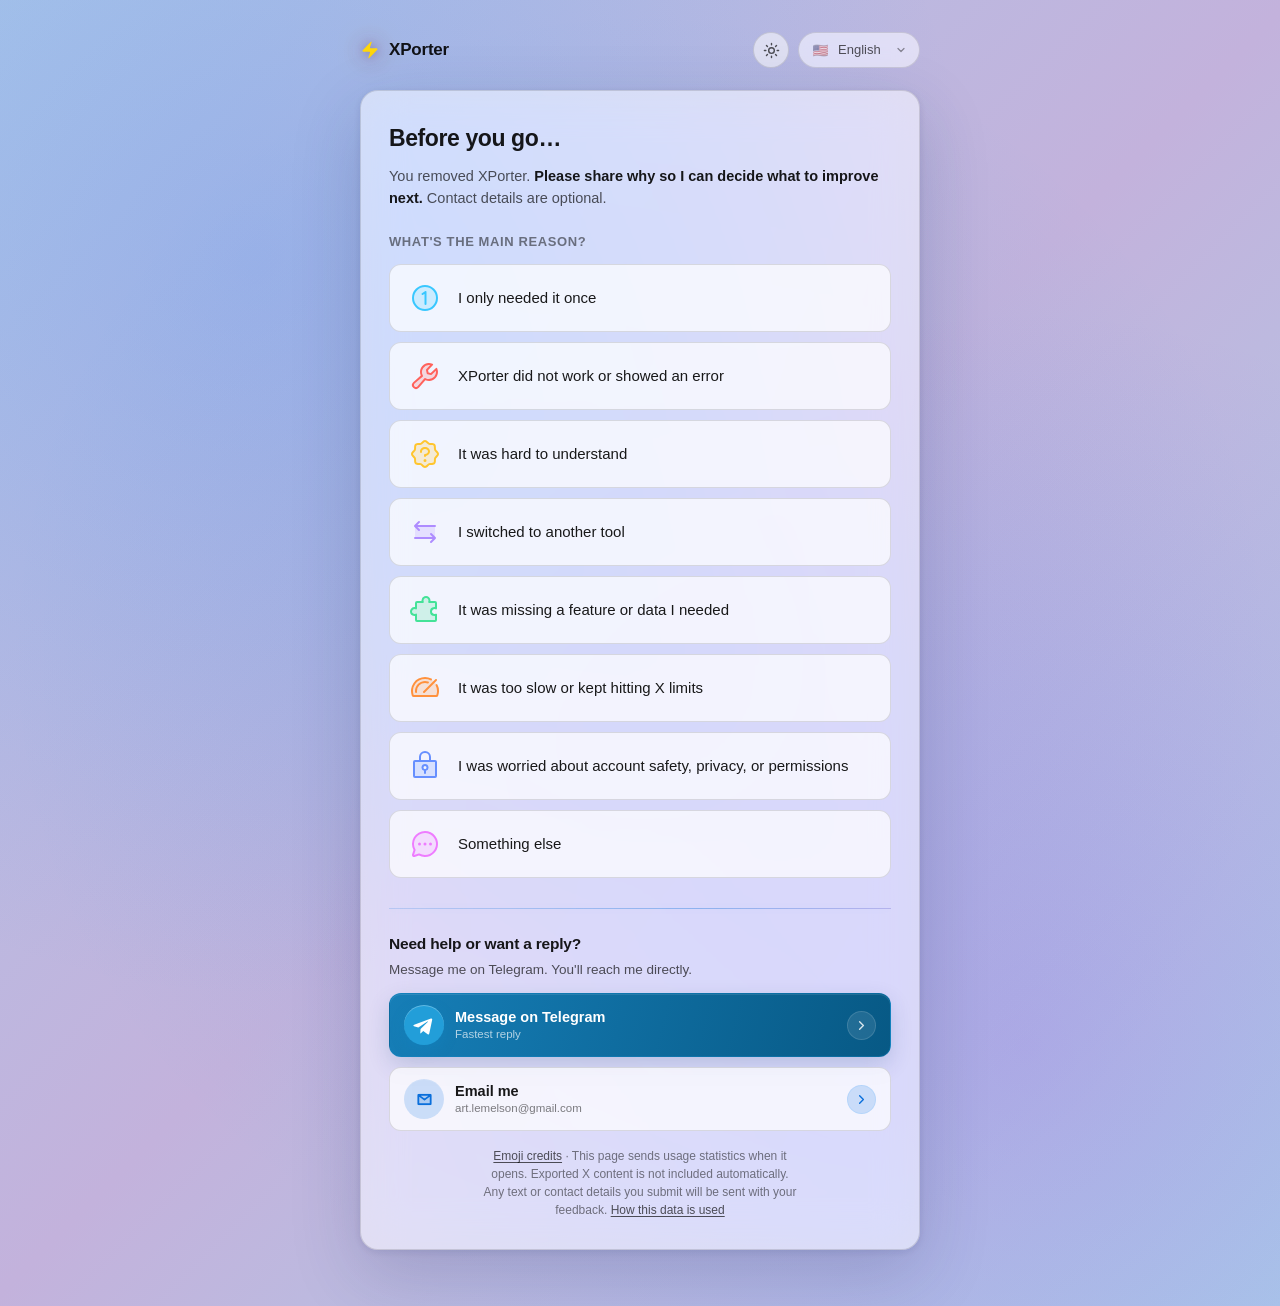
<file: docs/feedback.html>
<!DOCTYPE html>
<html lang="en">

<head>
  <meta charset="UTF-8" />
  <meta http-equiv="Content-Security-Policy" content="default-src 'none'; script-src 'self' 'sha256-wBCNwxJ5TVPECbu97BMaFYy5v3wvGahoXTYyzahzlnM=' https://script.google.com https://script.googleusercontent.com; style-src 'self' 'sha256-QHEu2EAiC9MkSOAz6W5rVOqmfc6dOk3htg37cvSzhHA='; img-src 'self'; font-src 'self'; connect-src https://script.google.com https://script.googleusercontent.com; worker-src blob:; base-uri 'none'; form-action 'none'; object-src 'none'" />
  <script src="assets/emoji-platform.js"></script>
  <meta name="viewport" content="width=device-width, initial-scale=1.0" />
  <meta name="robots" content="noindex, follow" />
  <title>XPorter — Feedback</title>
  <link rel="icon" type="image/png" href="assets/icon128.png" />
  <style>
    /* ============================================================
       XPorter feedback page — brand-matched glassmorphism.
       Theme tokens mirror the extension popup (popup.css).
       ============================================================ */
    :root {
      --bg-0: #0a1420;
      --bg-1: #0e1d2c;
      --text-primary: #FFFFFF;
      --text-secondary: rgba(255, 255, 255, 0.74);
      --text-muted: rgba(255, 255, 255, 0.55);
      --accent: #60B8FF;
      --accent-hover: #8DCFFF;
      --accent-glow: rgba(96, 184, 255, 0.20);
      --glass-bg: rgba(255, 255, 255, 0.06);
      --glass-bg-hover: rgba(255, 255, 255, 0.10);
      --glass-border: rgba(255, 255, 255, 0.20);
      --glass-border-strong: rgba(255, 255, 255, 0.34);
      --input-bg: rgba(255, 255, 255, 0.07);
      --card-shadow: 0 24px 70px rgba(4, 8, 20, 0.55), 0 2px 8px rgba(4, 8, 20, 0.35);
      --radius: 18px;
      --radius-sm: 12px;
      --ok: #3fb950;
    }

    body.light {
      --bg-0: #eaf1f8;
      --bg-1: #f7f9fb;
      --text-primary: rgba(0, 0, 0, 0.90);
      --text-secondary: rgba(0, 0, 0, 0.66);
      --text-muted: rgba(0, 0, 0, 0.50);
      --accent: #0A6FDB;
      --accent-hover: #0860C0;
      --accent-glow: rgba(10, 111, 219, 0.18);
      --glass-bg: rgba(255, 255, 255, 0.55);
      --glass-bg-hover: rgba(255, 255, 255, 0.78);
      --glass-border: rgba(0, 0, 0, 0.12);
      --glass-border-strong: rgba(0, 0, 0, 0.22);
      --input-bg: rgba(255, 255, 255, 0.70);
      --card-shadow: 0 24px 70px rgba(30, 41, 89, 0.18), 0 2px 8px rgba(30, 41, 89, 0.10);
      background:
        radial-gradient(ellipse at 20% 20%, rgba(59, 130, 246, 0.22) 0%, transparent 50%),
        radial-gradient(ellipse at 80% 80%, rgba(147, 51, 234, 0.18) 0%, transparent 50%),
        radial-gradient(ellipse at 50% 50%, rgba(14, 165, 233, 0.14) 0%, transparent 70%),
        linear-gradient(135deg, #adc6e8 0%, #c3b2dc 50%, #aacfe9 100%) !important;
      background-attachment: fixed;
    }

    * { margin: 0; padding: 0; box-sizing: border-box; }

    html, body { min-height: 100%; }

    body {
      font-family: -apple-system, BlinkMacSystemFont, 'Segoe UI', 'Inter', 'Noto Sans', Helvetica, Arial, sans-serif;
      color: var(--text-primary);
      background:
        radial-gradient(ellipse at 20% 20%, rgba(59, 130, 246, 0.15) 0%, transparent 50%),
        radial-gradient(ellipse at 80% 80%, rgba(168, 85, 247, 0.12) 0%, transparent 50%),
        radial-gradient(ellipse at 50% 50%, rgba(14, 165, 233, 0.08) 0%, transparent 70%),
        linear-gradient(135deg, #0f172a 0%, #1e293b 50%, #0f172a 100%);
      background-attachment: fixed;
      min-height: 100vh;
      display: flex;
      flex-direction: column;
      align-items: center;
      padding: 32px 18px 56px;
      line-height: 1.55;
      -webkit-font-smoothing: antialiased;
    }

    /* top bar */
    .topbar {
      width: 100%;
      max-width: 560px;
      display: flex;
      align-items: center;
      justify-content: space-between;
      margin-bottom: 22px;
    }
    .logo {
      display: inline-flex;
      align-items: center;
      gap: 9px;
      font-weight: 700;
      font-size: 17px;
      letter-spacing: -0.2px;
      color: var(--text-primary);
    }
    .logo .bolt {
      display: inline-flex; color: #ffd60a;
      --zap-glow: 9px; --zap-glow-hi: 15px;
      --zap-c1: rgba(255, 200, 36, 0.72); --zap-c2: rgba(255, 222, 92, 1);
      --zap-extra: drop-shadow(0 0 0 transparent);
      filter: drop-shadow(0 0 var(--zap-glow) var(--zap-c1)) var(--zap-extra);
      animation: zap-glow 5s ease-in-out infinite, zap-flicker 7s linear infinite;
    }
    .logo .bolt svg { fill: currentColor; stroke: none; }
    body.light .logo .bolt {
      --zap-glow: 13px; --zap-glow-hi: 21px;
      --zap-c1: rgba(255, 184, 24, 0.7); --zap-c2: rgba(255, 204, 48, 0.95);
      --zap-extra: drop-shadow(0 0 4px rgba(72, 46, 132, 0.42)) drop-shadow(0 2px 10px rgba(99, 70, 229, 0.3));
    }
    @keyframes zap-glow {
      0%, 100% { filter: drop-shadow(0 0 var(--zap-glow) var(--zap-c1)) var(--zap-extra); }
      50% { filter: drop-shadow(0 0 var(--zap-glow-hi) var(--zap-c2)) var(--zap-extra); }
    }
    @keyframes zap-flicker {
      0%, 37%, 100% { opacity: 1; }
      37.6% { opacity: .45; } 38.2% { opacity: 1; } 38.9% { opacity: .65; } 39.5% { opacity: 1; }
      71% { opacity: 1; } 71.5% { opacity: .5; } 72% { opacity: 1; }
    }
    @media (prefers-reduced-motion: reduce) { .logo .bolt { animation: none; } }

    /* theme toggle */
    .tb-tools { display: inline-flex; align-items: center; gap: 9px; }
    .theme-btn {
      display: inline-flex; align-items: center; justify-content: center;
      width: 36px; height: 36px; border-radius: 999px; cursor: pointer;
      background: var(--glass-bg); border: 1px solid var(--glass-border); color: var(--text-secondary);
      backdrop-filter: blur(10px); -webkit-backdrop-filter: blur(10px); transition: color .15s, border-color .15s, transform .08s;
    }
    .theme-btn:hover { color: var(--text-primary); border-color: var(--glass-border-strong); }
    .theme-btn:active { transform: scale(.94); }
    .theme-btn .sun, .theme-btn .moon { display: none; }
    body:not(.light) .theme-btn .moon { display: block; }
    body.light .theme-btn .sun { display: block; }
    .confetti-replay {
      display: inline-flex; align-items: center; justify-content: center;
      width: 36px; height: 36px; border-radius: 999px; cursor: pointer;
      color: var(--text-secondary); background: var(--glass-bg);
      border: 1px solid var(--glass-border);
      box-shadow: inset 0 1px 0 rgba(255, 255, 255, .04), 0 0 0 rgba(85, 202, 255, 0);
      backdrop-filter: blur(10px); -webkit-backdrop-filter: blur(10px);
      transition: color .2s ease, border-color .2s ease, background .2s ease,
        box-shadow .2s ease, transform .12s ease;
    }
    .confetti-replay[hidden] { display: none; }
    .confetti-replay:hover {
      color: var(--text-primary); border-color: rgba(112, 211, 255, .68);
      background: rgba(66, 200, 255, .10);
      box-shadow: inset 0 1px 0 rgba(255, 255, 255, .08), 0 0 18px rgba(85, 202, 255, .17);
      transform: translateY(-1px);
    }
    .confetti-replay:active { transform: translateY(0) scale(.93); }
    .confetti-replay:focus-visible { outline: 3px solid var(--accent-glow); outline-offset: 3px; }
    .confetti-replay svg { width: 18px; height: 18px; overflow: visible; }
    .confetti-replay .spark-cyan { color: #55caff; }
    .confetti-replay .spark-gold { color: #ffd15c; }
    .confetti-replay .spark-mint { color: #55e5a7; }
    body.light .confetti-replay {
      color: #075f91;
      background: rgba(231, 247, 255, .9);
      border-color: rgba(18, 103, 151, .38);
      box-shadow: inset 0 1px 0 rgba(255, 255, 255, .92), 0 5px 14px rgba(26, 92, 138, .13);
    }
    body.light .confetti-replay:hover {
      color: #064c77;
      background: rgba(218, 242, 255, .98);
      border-color: rgba(10, 111, 171, .6);
      box-shadow: inset 0 1px 0 rgba(255, 255, 255, .96), 0 7px 17px rgba(22, 102, 154, .18);
    }
    body.light .confetti-replay .spark-cyan { color: #087fbd; }
    body.light .confetti-replay .spark-gold { color: #c98500; }
    body.light .confetti-replay .spark-mint { color: #168b61; }
    .confetti-replay.is-replaying svg {
      animation: replay-spark .52s cubic-bezier(.16,.82,.24,1);
    }
    @keyframes replay-spark {
      0% { transform: scale(.78) rotate(-12deg); }
      48% { transform: scale(1.18) rotate(8deg); }
      100% { transform: scale(1) rotate(0); }
    }
    .lang-selector { position: relative; z-index: 20; }
    .lang-btn {
      min-width: 122px;
      height: 36px;
      display: inline-flex;
      align-items: center;
      gap: 8px;
      padding: 0 12px;
      border: 1px solid var(--glass-border);
      border-radius: 999px;
      color: var(--text-secondary);
      background: var(--glass-bg);
      box-shadow: inset 0 1px 0 rgba(255, 255, 255, .04);
      backdrop-filter: blur(12px) saturate(140%);
      -webkit-backdrop-filter: blur(12px) saturate(140%);
      font: inherit;
      font-size: 13px;
      font-weight: 500;
      cursor: pointer;
      transition: color .2s ease, border-color .2s ease, background .2s ease, box-shadow .2s ease, transform .08s ease;
    }
    .lang-btn:hover {
      color: var(--text-primary);
      border-color: var(--glass-border-strong);
      background: var(--glass-bg-hover);
    }
    .lang-btn:active { transform: scale(.98); }
    .lang-btn[aria-expanded="true"] {
      color: var(--text-primary);
      border-color: rgba(96, 184, 255, .72);
      background: rgba(96, 184, 255, .12);
      box-shadow: 0 0 0 3px rgba(96, 184, 255, .12), inset 0 1px 0 rgba(255, 255, 255, .08);
    }
    .lang-current-flag { flex: 0 0 auto; font-size: 15px; line-height: 1; }
    .lang-current-name {
      min-width: 0;
      flex: 1;
      overflow: hidden;
      text-align: start;
      text-overflow: ellipsis;
      white-space: nowrap;
    }
    .lang-chevron {
      flex: 0 0 auto;
      opacity: .62;
      transition: transform .22s cubic-bezier(.2, .8, .2, 1), opacity .2s ease;
    }
    .lang-btn[aria-expanded="true"] .lang-chevron { transform: rotate(180deg); opacity: 1; }
    .lang-menu {
      position: absolute;
      top: calc(100% + 8px);
      inset-inline-end: 0;
      width: 224px;
      max-width: calc(100vw - 36px);
      max-height: 316px;
      padding: 6px;
      overflow-x: hidden;
      overflow-y: auto;
      border: 1px solid rgba(255, 255, 255, .20);
      border-radius: 14px;
      color: var(--text-primary);
      background: rgba(20, 34, 55, .94);
      box-shadow: 0 20px 50px rgba(2, 8, 23, .48), 0 4px 14px rgba(2, 8, 23, .34), inset 0 1px 0 rgba(255, 255, 255, .07);
      backdrop-filter: blur(24px) saturate(155%);
      -webkit-backdrop-filter: blur(24px) saturate(155%);
      transform-origin: top right;
      animation: lang-menu-in .18s cubic-bezier(.2, .8, .2, 1) both;
    }
    html[dir="rtl"] .lang-menu { transform-origin: top left; }
    .lang-menu[hidden] { display: none; }
    .lang-menu::-webkit-scrollbar { width: 5px; }
    .lang-menu::-webkit-scrollbar-track { background: transparent; }
    .lang-menu::-webkit-scrollbar-thumb { background: rgba(154, 185, 216, .30); border-radius: 999px; }
    .lang-menu::-webkit-scrollbar-thumb:hover { background: rgba(154, 185, 216, .52); }
    @keyframes lang-menu-in {
      from { opacity: 0; transform: translateY(-5px) scale(.975); }
      to { opacity: 1; transform: translateY(0) scale(1); }
    }
    .lang-option {
      width: 100%;
      min-height: 40px;
      display: flex;
      align-items: center;
      gap: 10px;
      padding: 7px 10px;
      border: 0;
      border-radius: 9px;
      color: var(--text-secondary);
      background: transparent;
      font: inherit;
      font-size: 13px;
      cursor: pointer;
      transition: color .15s ease, background .15s ease, box-shadow .15s ease;
    }
    .lang-option:hover { color: var(--text-primary); background: rgba(96, 184, 255, .11); }
    .lang-option[aria-selected="true"] {
      color: #b8e0ff;
      background: rgba(96, 184, 255, .19);
      box-shadow: inset 3px 0 0 var(--accent), inset 0 0 0 1px rgba(96, 184, 255, .26);
      font-weight: 650;
    }
    html[dir="rtl"] .lang-option[aria-selected="true"] { box-shadow: inset -3px 0 0 var(--accent), inset 0 0 0 1px rgba(96, 184, 255, .26); }
    .lang-option-flag { flex: 0 0 auto; font-size: 17px; line-height: 1; }
    .lang-option-name { min-width: 0; flex: 1; text-align: start; }
    .lang-option-check { flex: 0 0 auto; color: var(--accent-hover); opacity: 0; }
    .lang-option[aria-selected="true"] .lang-option-check { opacity: 1; }
    .lang-btn:focus-visible, .lang-option:focus-visible {
      outline: 2px solid var(--accent);
      outline-offset: 2px;
    }
    body.light .lang-btn[aria-expanded="true"] {
      border-color: rgba(10, 111, 219, .58);
      background: rgba(10, 111, 219, .10);
      box-shadow: 0 0 0 3px rgba(10, 111, 219, .10), inset 0 1px 0 rgba(255, 255, 255, .65);
    }
    body.light .lang-menu {
      border-color: rgba(16, 46, 84, .16);
      background: rgba(244, 249, 255, .94);
      box-shadow: 0 20px 50px rgba(31, 52, 89, .22), 0 4px 12px rgba(31, 52, 89, .12), inset 0 1px 0 rgba(255, 255, 255, .9);
    }
    body.light .lang-option:hover { background: rgba(10, 111, 219, .09); }
    body.light .lang-option[aria-selected="true"] { color: #075aaa; background: rgba(10, 111, 219, .14); }

    /* card */
    .card {
      position: relative;
      isolation: isolate;
      overflow: hidden;
      width: 100%;
      max-width: 560px;
      background: var(--glass-bg);
      border: 1px solid var(--glass-border);
      border-radius: var(--radius);
      box-shadow: var(--card-shadow);
      backdrop-filter: blur(22px) saturate(140%);
      -webkit-backdrop-filter: blur(22px) saturate(140%);
      padding: 30px 28px;
      animation: rise .5s cubic-bezier(.2, .8, .2, 1) both;
    }
    .card > * { position: relative; z-index: 1; }
    .card::before {
      content: ""; position: absolute; z-index: 0; inset: 0; pointer-events: none;
      opacity: 0;
      background:
        radial-gradient(ellipse 112% 96% at 50% 0%, rgba(70, 220, 170, .13), transparent 78%),
        radial-gradient(ellipse 130% 116% at 50% 14%, rgba(72, 197, 255, .12), transparent 82%);
      transition: opacity .5s cubic-bezier(.2,.7,.2,1);
    }
    .card::after {
      content: ""; position: absolute; z-index: 0; inset: 0; pointer-events: none;
      opacity: 0;
      background: linear-gradient(115deg, transparent 26%, rgba(255,255,255,.05) 49%, transparent 72%);
      transform: translate3d(-105%, 0, 0);
    }
    .card.success-mode::before { opacity: 1; }
    .card.success-mode::after { animation: success-card-sheen 1.2s .18s cubic-bezier(.2,.7,.2,1) both; }
    body.light .card::before {
      background:
        radial-gradient(ellipse 112% 96% at 50% 0%, rgba(30, 184, 128, .1), transparent 78%),
        radial-gradient(ellipse 130% 116% at 50% 14%, rgba(10, 111, 219, .1), transparent 82%);
    }
    body.light .card.success-mode::before {
      background:
        radial-gradient(ellipse 88% 48% at 50% 0%, rgba(24, 166, 108, .24), transparent 74%),
        radial-gradient(ellipse 126% 112% at 50% 12%, rgba(10, 111, 219, .1), transparent 82%);
    }
    @keyframes rise { from { opacity: 0; transform: translateY(12px); } to { opacity: 1; transform: none; } }

    h1 {
      font-size: 23px;
      font-weight: 700;
      letter-spacing: -0.4px;
      margin-bottom: 8px;
    }
    .subtitle {
      color: var(--text-secondary);
      font-size: 14.5px;
      margin-bottom: 22px;
    }
    .subtitle strong { color: var(--text-primary); font-weight: 650; }
    .q {
      font-size: 13px;
      font-weight: 600;
      color: var(--text-muted);
      text-transform: uppercase;
      letter-spacing: 0.6px;
      margin-bottom: 12px;
    }

    /* reason chips */
    .reasons { display: flex; flex-direction: column; gap: 0; }
    .reason {
      display: flex; align-items: center; gap: 14px; width: 100%; text-align: start;
      background: var(--input-bg); border: 1px solid var(--glass-border); color: var(--text-primary);
      font: inherit; font-size: 15px; padding: 14px 16px; border-radius: var(--radius-sm); cursor: pointer;
      margin-bottom: 10px;
      transition: transform .18s cubic-bezier(.2,.8,.2,1), box-shadow .2s, background .2s, border-color .2s;
    }
    .reason:last-child { margin-bottom: 0; }
    .reason:hover { background: var(--glass-bg-hover); border-color: var(--glass-border-strong); transform: translateX(3px); }
    .reason:active { transform: scale(.99); }
    .reason.selected {
      border-color: var(--accent);
      background: linear-gradient(100deg, var(--accent-glow), transparent 85%);
      box-shadow: 0 10px 28px var(--accent-glow), inset 0 0 0 1px var(--accent);
      transform: translateY(-2px) scale(1.025);
      font-weight: 650;
    }
    .reason-icon {
      position: relative;
      width: 38px;
      height: 38px;
      flex: none;
      display: inline-flex;
      align-items: center;
      justify-content: center;
      background: transparent;
      transition: filter .2s, transform .2s;
    }
    .reason-icon::before {
      content: "";
      position: relative;
      z-index: 1;
      width: 32px;
      height: 32px;
      background: var(--reason-color);
      -webkit-mask-image: var(--reason-icon);
      mask-image: var(--reason-icon);
      -webkit-mask-position: center;
      mask-position: center;
      -webkit-mask-repeat: no-repeat;
      mask-repeat: no-repeat;
      -webkit-mask-size: contain;
      mask-size: contain;
    }
    .reason-icon::after {
      content: "";
      position: absolute;
      z-index: 0;
      inset: 2px;
      border-radius: 50%;
      background: radial-gradient(circle, color-mix(in srgb, var(--reason-color) 34%, transparent) 0%, transparent 72%);
      filter: blur(6px);
      opacity: 0;
      transform: scale(.72);
      transition: opacity .22s, transform .22s;
      pointer-events: none;
    }
    .reason:hover .reason-icon {
      filter: brightness(1.12) saturate(1.12) drop-shadow(0 0 5px var(--reason-glow));
    }
    .reason.selected .reason-icon {
      filter: brightness(1.22) saturate(1.16) drop-shadow(0 0 6px var(--reason-glow));
      transform: scale(1.08);
    }
    .reason.selected .reason-icon::after { opacity: .92; transform: scale(1.42); }
    .reason[data-reason="r_once"] {
      --reason-color: #38c7ff; --reason-glow: rgba(56, 199, 255, .55);
      --reason-icon: url("assets/icons/reasons/number-circle-one-duotone.svg");
    }
    .reason[data-reason="r_broken"] {
      --reason-color: #ff625c; --reason-glow: rgba(255, 98, 92, .52);
      --reason-icon: url("assets/icons/reasons/wrench-duotone.svg");
    }
    .reason[data-reason="r_confusing"] {
      --reason-color: #ffc52f; --reason-glow: rgba(255, 197, 47, .50);
      --reason-icon: url("assets/icons/reasons/seal-question-duotone.svg");
    }
    .reason[data-reason="r_alt"] {
      --reason-color: #ae8cff; --reason-glow: rgba(174, 140, 255, .52);
      --reason-icon: url("assets/icons/reasons/arrows-left-right-duotone.svg");
    }
    .reason[data-reason="r_missing"] {
      --reason-color: #44e298; --reason-glow: rgba(68, 226, 152, .48);
      --reason-icon: url("assets/icons/reasons/puzzle-piece-duotone.svg");
    }
    .reason[data-reason="r_slow"] {
      --reason-color: #ff913d; --reason-glow: rgba(255, 145, 61, .50);
      --reason-icon: url("assets/icons/reasons/speedometer-duotone.svg");
    }
    .reason[data-reason="r_privacy"] {
      --reason-color: #668fff; --reason-glow: rgba(102, 143, 255, .52);
      --reason-icon: url("assets/icons/reasons/lock-key-duotone.svg");
    }
    .reason[data-reason="r_other"] {
      --reason-color: #ee7cff; --reason-glow: rgba(238, 124, 255, .50);
      --reason-icon: url("assets/icons/reasons/chat-circle-dots-duotone.svg");
    }
    /* Light theme: keep the card white and place the selection tint beside
       the checkmark. Icons retain their exact palette without a neon halo. */
    body.light .reason.selected {
      background:
        linear-gradient(to left,
          rgba(10, 111, 219, .22) 0%,
          rgba(10, 111, 219, .11) 32%,
          transparent 58%),
        rgba(255, 255, 255, .76);
      box-shadow:
        0 8px 22px rgba(10, 111, 219, .13),
        inset 0 0 0 1px rgba(10, 111, 219, .72);
    }
    body.light .reason-icon::before {
      filter: drop-shadow(0 1px .7px rgba(28, 43, 76, .20));
    }
    body.light .reason-icon::after,
    body.light .reason:hover .reason-icon::after,
    body.light .reason.selected .reason-icon::after {
      opacity: 0;
    }
    body.light .reason:hover .reason-icon { filter: none; }
    body.light .reason.selected .reason-icon {
      filter:
        drop-shadow(0 0 3px var(--reason-glow))
        drop-shadow(0 0 8px color-mix(in srgb, var(--reason-color) 32%, transparent));
      transform: scale(1.05);
    }
    .reason .check { margin-inline-start: auto; color: var(--accent); display: none; flex: none; }
    .reason.selected .check { display: inline-flex; }

    /* During a reason switch, the old and new locations exchange explicitly
       measured height on the same timeline. Overflow clipping therefore
       always matches the real space occupied in the list. */
    .action {
      display: none;
      margin: 6px 0 -2px;
      opacity: 1;
    }
    .action:last-child { margin-bottom: -12px; }
    .action.show { display: block; }
    .action.is-transitioning { overflow: hidden; pointer-events: none; }
    .action-transition-ghost { overflow: hidden; pointer-events: none; user-select: none; }
    /* Keep the CTA's 20px outer glow inside the animated clipping area.
       Negative outer margins compensate this gutter, preserving layout. */
    .action-inner { min-height: 0; padding-bottom: 20px; }
    .subreason-block { margin: 2px 0 18px; }
    .subreason-block[hidden] { display: none; }
    .subreason-heading {
      display: flex; align-items: baseline; justify-content: space-between; gap: 12px;
      color: var(--text-secondary); font-size: 13px; font-weight: 650; margin-bottom: 10px;
    }
    .subreason-hint { color: var(--text-muted); font-size: 11.5px; font-weight: 500; }
    .format-block { margin-top: 16px; }
    .format-block[hidden] { display: none; }
    .subreason-options { display: grid; grid-template-columns: repeat(2, minmax(0, 1fr)); gap: 8px; }
    .subreason {
      appearance: none; width: 100%; min-height: 42px;
      display: grid; grid-template-columns: 32px minmax(0, 1fr) 17px; align-items: center; gap: 10px;
      border: 1px solid var(--glass-border); border-radius: 10px;
      background: var(--input-bg); color: var(--text-secondary); text-align: start;
      font: inherit; font-size: 12.5px; line-height: 1.3; padding: 9px 11px; cursor: pointer;
      transition: border-color .16s, background .16s, color .16s, box-shadow .16s, transform .16s;
    }
    .subreason[data-group="r_once"] { --mini-color: #38c7ff; }
    .subreason[data-group="r_broken"] { --mini-color: #ff625c; }
    .subreason[data-group="r_confusing"] { --mini-color: #ffc52f; }
    .subreason[data-group="r_alt"] { --mini-color: #ae8cff; }
    .subreason[data-group="r_missing"] { --mini-color: #44e298; }
    .subreason[data-group="r_slow"] { --mini-color: #ff913d; }
    .subreason[data-group="r_privacy"] { --mini-color: #668fff; }
    .subreason[data-group="r_other"] { --mini-color: #ee7cff; }
    .subreason-icon {
      position: relative;
      width: 32px; height: 32px; display: grid; place-items: center;
      color: var(--mini-color, var(--accent));
      opacity: 1;
      transform-origin: center;
      will-change: transform;
      transition: transform .24s cubic-bezier(.2,.8,.2,1);
    }
    .subreason-icon svg {
      position: relative; z-index: 1;
      width: 23px; height: 23px;
      stroke-width: 2.1;
      filter: brightness(1.12) saturate(1.12) drop-shadow(0 0 2px color-mix(in srgb, var(--mini-color, var(--accent)) 48%, transparent));
    }
    .subreason-label {
      min-width: 0;
      text-wrap: pretty;
      transition: color .22s ease, text-shadow .24s ease;
    }
    .subreason-check {
      width: 16px; height: 16px; box-sizing: border-box; display: grid; place-items: center;
      border: 1px solid var(--glass-border-strong); border-radius: 5px; color: transparent;
      transition: color .16s, border-color .16s, background .16s, box-shadow .16s;
    }
    .subreason-check svg { width: 11px; height: 11px; }
    .subreason:hover .subreason-icon {
      filter: brightness(1.1) saturate(1.08);
      transform: scale(1.05);
    }
    .subreason:hover { border-color: var(--glass-border-strong); color: var(--text-primary); transform: translateY(-1px); }
    .subreason[aria-pressed="true"] {
      color: var(--text-primary); border-color: var(--accent);
      background: linear-gradient(110deg, var(--accent-glow), var(--input-bg) 70%);
      box-shadow: inset 0 0 0 1px var(--accent-glow), 0 4px 14px var(--accent-glow);
    }
    .subreason[aria-pressed="true"] .subreason-icon {
      filter: none;
      transform: scale(1.08);
    }
    .subreason[aria-pressed="true"] .subreason-label {
      color: var(--text-primary);
      text-shadow: .32px 0 currentColor, -.32px 0 currentColor;
    }
    .subreason[aria-pressed="true"] .subreason-check {
      color: #fff; border-color: var(--accent); background: var(--accent);
      box-shadow: 0 0 0 3px var(--accent-glow);
    }
    body.light .subreason[aria-pressed="true"] {
      background:
        linear-gradient(to left,
          rgba(10, 111, 219, .22) 0%,
          rgba(10, 111, 219, .11) 36%,
          transparent 66%),
        rgba(255, 255, 255, .76);
      box-shadow:
        0 4px 12px rgba(10, 111, 219, .11),
        inset 0 0 0 1px rgba(10, 111, 219, .28);
    }
    body.light .subreason-icon svg {
      filter: drop-shadow(0 1px .65px rgba(28, 43, 76, .18));
    }
    body.light .subreason:hover .subreason-icon { filter: none; transform: scale(1.03); }
    body.light .subreason[aria-pressed="true"] .subreason-icon {
      filter: none;
      transform: scale(1.08);
    }
    .action-row { display: grid; gap: 12px; }
    .detail-stack { flex: 1; min-width: 0; display: flex; flex-direction: column; gap: 8px; }
    .detail-question {
      color: var(--text-secondary); font-size: 13px; font-weight: 600;
      line-height: 1.45; padding-inline: 2px; text-wrap: pretty;
    }
    textarea {
      width: 100%; min-width: 0; min-height: 100px; resize: vertical;
      background: var(--input-bg); border: 1px solid var(--glass-border); border-radius: var(--radius-sm);
      color: var(--text-primary); font: inherit; font-size: 14.5px; padding: 11px 14px;
      transition: border-color .15s, box-shadow .15s;
    }
    textarea:focus { outline: none; border-color: var(--accent); box-shadow: 0 0 0 3px var(--accent-glow); }
    textarea::placeholder { color: var(--text-muted); }
    .contact-consent { color: var(--text-muted); font-size: 11.5px; line-height: 1.45; padding-inline: 2px; }
    .contact-consent strong { color: var(--text-secondary); font-weight: 650; }
    .record-note { color: var(--text-muted); font-size: 11.5px; line-height: 1.45; margin: 10px 2px 0; }

    /* Final CTA: organic ocean landscape with a continuous flowing outline. */
    @property --cta-angle {
      syntax: "<angle>";
      initial-value: 0deg;
      inherits: false;
    }
    .btn-send {
      --cta-edge: #55caff; --cta-edge-2: #d5f5ff;
      --cta-border: rgba(117,202,244,.35);
      --cta-glow: rgba(39,145,218,.15); --cta-glow-strong: rgba(72,189,255,.34);
      --cta-ring-dim: rgba(85,202,255,.14);
      --cta-blob-light: rgba(77,181,232,.68); --cta-blob-dark: rgba(2,17,43,.82);
      position: relative; isolation: isolate; overflow: hidden;
      width: 100%; min-height: 50px; justify-self: stretch;
      font: inherit; font-size: 14px; font-weight: 750; letter-spacing: -.1px;
      cursor: pointer; color: #fff; border: 1px solid var(--cta-border);
      border-radius: 11px; padding: 0 20px;
      display: inline-flex; align-items: center; justify-content: center; gap: 9px;
      background: linear-gradient(132deg, #071b33 0%, #0a3c63 48%, #092b4d 100%);
      box-shadow: inset 0 1px 0 rgba(255,255,255,.11), inset 0 -1px 0 rgba(255,255,255,.03), 0 8px 20px var(--cta-glow);
      transition: transform .2s cubic-bezier(.2,.8,.2,1), filter .2s, box-shadow .2s;
    }
    .btn-send > * { position: relative; z-index: 1; }
    .btn-send .send-icon {
      width: 18px; height: 18px; flex: none; color: var(--cta-edge-2);
      filter: drop-shadow(0 0 5px var(--cta-edge));
    }
    .btn-send .cta-blob {
      position: absolute; z-index: 0; display: block; pointer-events: none;
      opacity: 0; filter: blur(11px); will-change: transform;
    }
    .btn-send .cta-blob-light {
      width: 68%; height: 230%; left: -22%; top: -66%; opacity: .72;
      border-radius: 42% 58% 67% 33% / 57% 35% 65% 43%;
      background: var(--cta-blob-light);
      animation: cta-blob-a 24s cubic-bezier(.45,.05,.25,1) infinite;
    }
    .btn-send .cta-blob-dark {
      width: 72%; height: 215%; right: -25%; top: -58%; opacity: .78;
      border-radius: 64% 36% 44% 56% / 38% 61% 39% 62%;
      background: var(--cta-blob-dark);
      animation: cta-blob-b 31s cubic-bezier(.38,.08,.22,1) -8s infinite;
    }
    .btn-send::after {
      content: ""; position: absolute; z-index: 2; inset: 0; padding: 1.2px;
      border-radius: inherit; pointer-events: none; opacity: .8;
      background: conic-gradient(from var(--cta-angle),
        var(--cta-ring-dim) 0 60%, var(--cta-edge) 72%, var(--cta-edge-2) 78%,
        var(--cta-edge) 84%, var(--cta-ring-dim) 96% 100%);
      -webkit-mask: linear-gradient(#000 0 0) content-box, linear-gradient(#000 0 0);
      -webkit-mask-composite: xor;
      mask-composite: exclude;
      filter: drop-shadow(0 0 3px var(--cta-edge));
      animation: cta-orbit 5.2s linear infinite;
    }
    .btn-send:hover {
      transform: translateY(-1px); filter: saturate(1.08) brightness(1.06);
      box-shadow: inset 0 1px 0 rgba(255,255,255,.14), 0 10px 24px var(--cta-glow-strong);
    }
    .btn-send:active { transform: translateY(0) scale(.99); }
    .btn-send:focus-visible { outline: 3px solid var(--cta-glow-strong); outline-offset: 3px; }
    .btn-send:disabled { cursor: progress; transform: none; }
    .btn-send:disabled:not(.is-sending) { opacity: .62; }
    .btn-send:disabled:not(.is-sending)::after,
    .btn-send:disabled:not(.is-sending) .cta-blob { animation: none; }
    .btn-send.is-sending {
      filter: saturate(1.22) brightness(1.09);
      box-shadow:
        inset 0 1px 0 rgba(255,255,255,.18),
        0 0 0 1px rgba(91,208,255,.2),
        0 10px 30px rgba(45,171,239,.4);
      animation: sending-breathe 1.2s ease-in-out infinite;
    }
    .btn-send.is-sending::after {
      opacity: 1;
      filter: drop-shadow(0 0 6px var(--cta-edge));
      animation: cta-orbit .78s linear infinite;
    }
    .btn-send.is-sending .cta-blob-light {
      opacity: .92;
      animation: cta-blob-a 2.4s cubic-bezier(.45,.05,.25,1) infinite;
    }
    .btn-send.is-sending .cta-blob-dark {
      opacity: .8;
      animation: cta-blob-b 2.9s cubic-bezier(.38,.08,.22,1) infinite;
    }
    .btn-send.is-sending .send-icon { animation: sending-plane 1.1s ease-in-out infinite; }

    /* Same animated ocean CTA, lifted into a lighter mid-blue palette for
       the light theme. None of the motion, interaction, or sending states
       change; only the base and moving-blob colors do. */
    body.light .btn-send {
      --cta-edge: #79dcff;
      --cta-edge-2: #effcff;
      --cta-border: rgba(20, 117, 169, .50);
      --cta-glow: rgba(20, 127, 177, .22);
      --cta-glow-strong: rgba(28, 157, 210, .38);
      --cta-ring-dim: rgba(91, 208, 247, .22);
      --cta-blob-light: rgba(108, 220, 245, .78);
      --cta-blob-dark: rgba(13, 83, 137, .50);
      background: linear-gradient(132deg, #167faa 0%, #0f75a8 48%, #126e9d 100%);
      box-shadow:
        inset 0 1px 0 rgba(255, 255, 255, .24),
        inset 0 -1px 0 rgba(4, 58, 91, .10),
        0 8px 20px var(--cta-glow);
      text-shadow: 0 1px 2px rgba(3, 35, 60, .28);
    }

    @keyframes cta-blob-a {
      0%,100% { transform: translate3d(-12%, -8%, 0) scale(.92, 1.08) rotate(-7deg); }
      19% { transform: translate3d(42%, -18%, 0) scale(1.14, .86) rotate(4deg); }
      43% { transform: translate3d(91%, 8%, 0) scale(.82, 1.18) rotate(11deg); }
      68% { transform: translate3d(53%, 24%, 0) scale(1.2, .8) rotate(-2deg); }
      84% { transform: translate3d(8%, 13%, 0) scale(.96, 1.12) rotate(-10deg); }
    }
    @keyframes cta-blob-b {
      0%,100% { transform: translate3d(12%, 11%, 0) scale(1.05, .9) rotate(7deg); }
      27% { transform: translate3d(-38%, 24%, 0) scale(.84, 1.18) rotate(-5deg); }
      51% { transform: translate3d(-88%, -4%, 0) scale(1.16, .82) rotate(-12deg); }
      73% { transform: translate3d(-57%, -23%, 0) scale(.9, 1.12) rotate(2deg); }
      89% { transform: translate3d(-13%, -14%, 0) scale(1.12, .88) rotate(10deg); }
    }
    @keyframes cta-orbit { to { --cta-angle: 360deg; } }
    @keyframes sending-breathe {
      0%,100% { box-shadow: inset 0 1px 0 rgba(255,255,255,.16), 0 0 0 1px rgba(91,208,255,.16), 0 8px 24px rgba(45,171,239,.28); }
      50% { box-shadow: inset 0 1px 0 rgba(255,255,255,.22), 0 0 0 2px rgba(91,208,255,.34), 0 12px 34px rgba(45,171,239,.5); }
    }
    @keyframes sending-plane {
      0%,100% { transform: translate3d(-1px, 1px, 0) rotate(-2deg); }
      48% { transform: translate3d(3px, -2px, 0) rotate(3deg); }
    }

    @media (prefers-reduced-motion: reduce) {
      .btn-send, .btn-send::after, .btn-send .cta-blob, .btn-send .send-icon { animation: none !important; }
    }
    @media (max-width: 520px) { .btn-send { min-height: 50px; } }

    /* Success state: calm confirmation, with a clear route back to the form. */
    .thanks {
      position: relative; display: none; overflow: visible;
      text-align: center; padding: 24px 18px 20px;
      border-radius: 0;
      background: transparent;
    }
    .thanks.show { display: block; animation: success-rise .58s cubic-bezier(.16,.78,.24,1) both; }
    .success-mark {
      width: 70px; height: 70px; display: block; margin: 0 auto 17px;
      overflow: visible; color: #5ee2a6;
      filter: drop-shadow(0 8px 16px rgba(44, 204, 145, .2));
    }
    .success-mark-circle {
      fill: rgba(46, 203, 153, .055); stroke: rgba(105, 231, 190, .5); stroke-width: 1.6;
      stroke-dasharray: 190; stroke-dashoffset: 190;
    }
    .success-mark-check {
      fill: none; stroke: currentColor; stroke-width: 4.6;
      stroke-linecap: round; stroke-linejoin: round;
      stroke-dasharray: 54; stroke-dashoffset: 54;
    }
    body.light .success-mark {
      color: #11865d;
      filter: drop-shadow(0 7px 13px rgba(12, 120, 81, .24));
    }
    body.light .success-mark-circle {
      fill: rgba(20, 157, 101, .15);
      stroke: rgba(13, 126, 83, .66);
      stroke-width: 1.9;
    }
    body.light .success-mark-check { stroke-width: 5.2; }
    .thanks.show .success-mark-circle { animation: success-draw .72s .12s cubic-bezier(.22,.72,.2,1) forwards; }
    .thanks.show .success-mark-check { animation: success-draw .48s .52s cubic-bezier(.2,.78,.22,1) forwards; }
    .thanks h1 {
      font-size: clamp(22px, 4vw, 27px); line-height: 1.1; letter-spacing: -.55px;
      margin-bottom: 9px; text-wrap: balance;
    }
    .thanks p {
      max-width: 470px; margin: 0 auto; color: var(--text-secondary);
      font-size: 14.5px; line-height: 1.55; text-wrap: pretty;
    }
    .success-actions {
      display: flex; align-items: center; justify-content: center; flex-wrap: wrap;
      gap: 10px 18px; margin-top: 22px;
    }
    .back-feedback {
      min-height: 42px; border: 1px solid rgba(101, 199, 255, .4); border-radius: 10px;
      padding: 0 16px; display: inline-flex; align-items: center; justify-content: center; gap: 8px;
      color: var(--text-primary); background: rgba(55, 148, 205, .11);
      font: inherit; font-size: 13.5px; font-weight: 700; cursor: pointer;
      box-shadow: inset 0 1px 0 rgba(255,255,255,.08);
      transition: transform .2s cubic-bezier(.2,.8,.2,1), border-color .2s, background .2s;
    }
    .back-feedback svg { width: 16px; height: 16px; }
    .back-feedback:hover { transform: translateY(-1px); border-color: rgba(112, 211, 255, .72); background: rgba(55, 148, 205, .18); }
    .back-feedback:active { transform: translateY(0) scale(.985); }
    .back-feedback:focus-visible { outline: 3px solid var(--accent-glow); outline-offset: 3px; }
    .reinstall {
      color: var(--accent); text-decoration: none;
      font-size: 13.5px; font-weight: 650;
    }
    .reinstall:hover { text-decoration: underline; }
    .reinstall:focus-visible { outline: 3px solid var(--accent-glow); outline-offset: 4px; border-radius: 3px; }

    .confetti-layer {
      position: fixed; inset: 0; width: 100%; height: 100%; display: block;
      pointer-events: none; z-index: 20;
    }
    @keyframes success-rise {
      from { opacity: 0; transform: translate3d(0, 14px, 0) scale(.985); }
      to { opacity: 1; transform: translate3d(0, 0, 0) scale(1); }
    }
    @keyframes success-card-sheen {
      0% { opacity: 0; transform: translate3d(-105%, 0, 0); }
      18% { opacity: 1; }
      100% { opacity: 0; transform: translate3d(105%, 0, 0); }
    }
    @keyframes success-draw { to { stroke-dashoffset: 0; } }
    @media (prefers-reduced-motion: reduce) {
      .thanks.show, .card.success-mode::after, .thanks.show .success-mark-circle,
      .thanks.show .success-mark-check,
      .confetti-replay.is-replaying svg { animation: none !important; }
      .success-mark-circle, .success-mark-check { stroke-dashoffset: 0; }
      .confetti-layer { display: none; }
    }
    /* contact block — one clear support action, with email kept deliberately secondary */
    .contact {
      position: relative;
      margin-top: 30px;
      padding-top: 24px;
      border-top: 0;
    }
    .contact::before {
      content: "";
      position: absolute;
      top: 0;
      inset-inline-start: 0;
      width: 100%;
      height: 1px;
      opacity: .90;
      background: linear-gradient(90deg,
        rgba(112, 197, 255, .40) 0%,
        rgba(112, 197, 255, .76) 26%,
        rgba(190, 164, 255, .66) 50%,
        rgba(112, 197, 255, .72) 74%,
        rgba(112, 197, 255, .40) 100%);
      background-size: 220% 100%;
      box-shadow: 0 0 8px rgba(112, 197, 255, .24);
      animation: contact-divider-flow 9s ease-in-out infinite alternate;
      pointer-events: none;
    }
    @keyframes contact-divider-flow {
      from { background-position: 0% 50%; }
      to { background-position: 100% 50%; }
    }
    .contact h2 {
      font-size: 15.5px;
      font-weight: 700;
      letter-spacing: -.2px;
      margin-bottom: 4px;
    }
    .contact .lead {
      max-width: 46ch;
      color: var(--text-secondary);
      font-size: 13.5px;
      line-height: 1.45;
      margin: 0 0 14px;
      text-wrap: pretty;
    }
    .contact-row {
      display: grid;
      grid-template-columns: minmax(0, 1fr);
      gap: 10px;
    }
    .contact-link {
      position: relative;
      display: flex;
      align-items: center;
      gap: 11px;
      min-width: 0;
      min-height: 64px;
      text-decoration: none;
      color: var(--text-primary);
      padding: 10px 14px;
      border: 1px solid var(--glass-border);
      border-radius: 12px;
      background: var(--input-bg);
      box-shadow: inset 0 1px 0 rgba(255, 255, 255, .06);
      transition: color .2s, border-color .2s, background .2s, box-shadow .2s;
      cursor: pointer;
    }
    .contact-link:focus-visible { outline: 3px solid var(--accent-glow); outline-offset: 3px; }
    .contact-link--telegram {
      color: #fff;
      border: 1px solid rgba(96, 190, 247, .44);
      background: linear-gradient(105deg, rgba(17, 92, 137, .56), rgba(5, 38, 67, .66));
      box-shadow:
        inset 0 1px 0 rgba(255, 255, 255, .10),
        0 8px 22px rgba(7, 54, 88, .16);
    }
    .contact-link--telegram:hover {
      border-color: rgba(125, 213, 255, .70);
      background: linear-gradient(105deg, rgba(20, 105, 155, .64), rgba(6, 45, 76, .72));
      box-shadow:
        inset 0 1px 0 rgba(255, 255, 255, .13),
        0 10px 25px rgba(23, 125, 187, .18);
    }
    .contact-link--telegram:active { box-shadow: inset 0 2px 6px rgba(1, 18, 33, .22); }
    .contact-link--email {
      justify-self: stretch;
      color: var(--text-primary);
    }
    .contact-link--email:hover {
      border-color: var(--glass-border);
      background: var(--glass-bg-hover);
      box-shadow: inset 0 1px 0 rgba(255, 255, 255, .09), 0 8px 20px rgba(7, 28, 52, .12);
    }
    .contact-link--email:active { box-shadow: inset 0 2px 6px rgba(1, 18, 33, .12); }
    .contact-link .ico {
      width: 40px; height: 40px; flex: none;
      display: flex; align-items: center; justify-content: center;
      border-radius: 50%;
      background: var(--accent-glow);
      color: var(--accent);
      box-shadow: inset 0 1px 0 rgba(255, 255, 255, .10);
    }
    .contact-link--telegram .ico {
      width: 40px;
      height: 40px;
      border-radius: 50%;
      color: #fff;
      background: #229ed9;
      box-shadow:
        inset 0 1px 0 rgba(255, 255, 255, .28),
        0 5px 14px rgba(17, 139, 203, .26);
    }
    .contact-link--telegram .ico svg {
      width: 21px;
      height: 21px;
      transform: translate(-1px, 1px);
    }
    .contact-link .txt { display: flex; flex-direction: column; line-height: 1.25; min-width: 0; }
    .contact-link .txt b { font-size: 14.5px; font-weight: 650; }
    .contact-link--telegram .txt b { font-size: 14.5px; color: #fff; }
    .contact-link .txt small { font-size: 11.5px; color: var(--text-muted); line-height: 1.35; }
    .contact-link--telegram .txt small { color: rgba(255, 255, 255, .68); }
    .contact-link--email .contact-address { color: var(--text-secondary); overflow-wrap: anywhere; }
    .contact-link .arrow {
      margin-inline-start: auto;
      width: 29px;
      height: 29px;
      flex: none;
      display: inline-flex;
      align-items: center;
      justify-content: center;
      border-radius: 50%;
      color: rgba(255, 255, 255, .82);
      background: rgba(255, 255, 255, .10);
      border: 1px solid rgba(255, 255, 255, .13);
      transition: transform .2s cubic-bezier(.2,.8,.2,1), background .2s;
    }
    .contact-link--telegram:hover .arrow { transform: translateX(2px); background: rgba(255, 255, 255, .17); }
    .contact-link--email .arrow {
      color: var(--accent);
      background: var(--accent-glow);
      border-color: rgba(96, 184, 255, .18);
    }
    .contact-link--email:hover .arrow { transform: translateX(2px); background: rgba(96, 184, 255, .18); }
    html[dir="rtl"] .contact-link .arrow svg { transform: rotate(180deg); }
    html[dir="rtl"] .contact-link--telegram:hover .arrow { transform: translateX(-2px); }
    html[dir="rtl"] .contact-link--email:hover .arrow { transform: translateX(-2px); }

    @media (prefers-reduced-motion: reduce) {
      .contact-link, .contact-link .arrow { transition: none; }
      .contact::before { animation: none; background-position: 50% 50%; }
      .lang-menu { animation: none; }
      .lang-chevron { transition: none; }
    }

    .privacy-note {
      margin: 16px auto 0;
      max-width: 48ch;
      font-size: 12px;
      color: var(--text-muted);
      text-align: center;
      line-height: 1.5;
    }
    .privacy-note a { color: var(--text-secondary); text-underline-offset: 2px; }
    .privacy-note a:hover { color: var(--text-primary); }

    body.light .contact-link--telegram {
      color: #fff;
      border-color: rgba(17, 135, 198, .38);
      background: linear-gradient(105deg, #167eb7, #075985);
    }
    body.light .contact-link--telegram:hover {
      border-color: rgba(5, 101, 153, .65);
      background: linear-gradient(105deg, #1788c4, #07527b);
    }
    body.light .contact-link--email:hover { background: rgba(255, 255, 255, .62); }
    body.light .contact::before {
      opacity: .65;
      background: linear-gradient(90deg,
        rgba(10, 111, 219, .28) 0%,
        rgba(10, 111, 219, .56) 28%,
        rgba(126, 87, 194, .44) 50%,
        rgba(10, 111, 219, .52) 72%,
        rgba(10, 111, 219, .28) 100%);
      background-size: 220% 100%;
    }

    .toast {
      position: fixed;
      bottom: 22px; left: 50%; transform: translateX(-50%) translateY(20px);
      background: var(--ok); color: #04121f;
      font-size: 13px; font-weight: 600;
      padding: 9px 16px; border-radius: 999px;
      opacity: 0; pointer-events: none;
      transition: opacity .2s, transform .2s;
    }
    .toast.show { opacity: 1; transform: translateX(-50%) translateY(0); }

    @media (max-width: 480px) {
      .card { padding: 24px 18px; }
      h1 { font-size: 21px; }
      .subreason-options { grid-template-columns: 1fr; }
      .contact { padding-top: 22px; }
    }
  </style>
  <link rel="stylesheet" href="assets/emoji.css">
</head>

<body>
  <div class="topbar">
    <span class="logo">
      <span class="bolt" aria-hidden="true">
        <svg width="20" height="20" viewBox="0 0 24 24" fill="none" stroke="currentColor" stroke-width="2"
          stroke-linecap="round" stroke-linejoin="round">
          <path d="M4 14a1 1 0 0 1-.78-1.63l9.9-10.2a.5.5 0 0 1 .86.46l-1.92 6.02A1 1 0 0 0 13 10h7a1 1 0 0 1 .78 1.63l-9.9 10.2a.5.5 0 0 1-.86-.46l1.92-6.02A1 1 0 0 0 11 14z" />
        </svg>
      </span>
      XPorter
    </span>
    <span class="tb-tools">
      <button class="confetti-replay" id="confettiReplay" type="button" hidden
        aria-label="Replay confetti" title="Replay confetti">
        <svg viewBox="0 0 24 24" fill="none" stroke="currentColor" stroke-width="2"
          stroke-linecap="round" stroke-linejoin="round" aria-hidden="true">
          <path class="spark-gold" d="M12 2.8c.35 3.15 2.05 4.85 5.2 5.2-3.15.35-4.85 2.05-5.2 5.2-.35-3.15-2.05-4.85-5.2-5.2 3.15-.35 4.85-2.05 5.2-5.2Z" />
          <path class="spark-cyan" d="M19.1 13.4c.18 1.65 1.05 2.52 2.7 2.7-1.65.18-2.52 1.05-2.7 2.7-.18-1.65-1.05-2.52-2.7-2.7 1.65-.18 2.52-1.05 2.7-2.7Z" />
          <path class="spark-mint" d="M5.2 14.7c.14 1.25.8 1.91 2.05 2.05-1.25.14-1.91.8-2.05 2.05-.14-1.25-.8-1.91-2.05-2.05 1.25-.14 1.91-.8 2.05-2.05Z" />
        </svg>
      </button>
      <button class="theme-btn" id="themeToggle" aria-label="Toggle theme">
        <svg class="moon" width="17" height="17" viewBox="0 0 24 24" fill="none" stroke="currentColor" stroke-width="2" stroke-linecap="round" stroke-linejoin="round"><path d="M21 12.79A9 9 0 1 1 11.21 3 7 7 0 0 0 21 12.79z"/></svg>
        <svg class="sun" width="17" height="17" viewBox="0 0 24 24" fill="none" stroke="currentColor" stroke-width="2" stroke-linecap="round" stroke-linejoin="round"><circle cx="12" cy="12" r="4"/><path d="M12 2v2M12 20v2M4.9 4.9l1.4 1.4M17.7 17.7l1.4 1.4M2 12h2M20 12h2M4.9 19.1l1.4-1.4M17.7 6.3l1.4-1.4"/></svg>
      </button>
      <div class="lang-selector" id="langSelector">
        <button class="lang-btn" id="langBtn" type="button" aria-label="Change language"
          aria-haspopup="listbox" aria-expanded="false" aria-controls="langMenu">
          <span class="lang-current-flag" id="langCurrentFlag" aria-hidden="true"></span>
          <span class="lang-current-name" id="langCurrentName"></span>
          <svg class="lang-chevron" width="12" height="12" viewBox="0 0 24 24" fill="none"
            stroke="currentColor" stroke-width="2.5" stroke-linecap="round" stroke-linejoin="round" aria-hidden="true">
            <path d="m6 9 6 6 6-6" />
          </svg>
        </button>
        <div class="lang-menu" id="langMenu" role="listbox" aria-label="Language" hidden></div>
      </div>
    </span>
  </div>

  <main class="card">
    <!-- Step 1 + 2 -->
    <section id="form">
      <h1 data-i18n="title"></h1>
      <p class="subtitle" data-i18n="subtitle"></p>

      <p class="q" data-i18n="q1"></p>
      <div class="reasons" id="reasons"></div>

      <div class="action" id="action">
        <div class="action-inner">
          <div class="subreason-block" id="subreasonBlock" hidden>
            <div class="subreason-heading">
              <span id="subreasonPrompt"></span>
              <span class="subreason-hint" id="subreasonHint" data-i18n="subreasonHint"></span>
            </div>
            <div class="subreason-options" id="subreasonOptions" role="group" aria-labelledby="subreasonPrompt" aria-describedby="subreasonHint"></div>
            <div class="format-block" id="formatBlock" hidden>
              <div class="subreason-heading"><span id="formatPrompt" data-i18n="formatPrompt"></span></div>
              <div class="subreason-options" id="formatOptions" role="group" aria-labelledby="formatPrompt" aria-describedby="subreasonHint"></div>
            </div>
          </div>
          <div class="action-row">
            <div class="detail-stack">
              <label class="detail-question" id="detailQuestion" for="detail"></label>
              <textarea id="detail" maxlength="2000"></textarea>
              <p class="contact-consent" id="contactConsent"></p>
            </div>
            <button class="btn-send" id="submitBtn">
              <span class="cta-blob cta-blob-light" aria-hidden="true"></span>
              <span class="cta-blob cta-blob-dark" aria-hidden="true"></span>
              <svg class="send-icon" width="22" height="22" viewBox="0 0 24 24" fill="none" stroke="currentColor" stroke-width="2.4" stroke-linecap="round" stroke-linejoin="round"><path d="M22 2 11 13M22 2l-7 20-4-9-9-4 20-7z"/></svg>
              <span data-i18n="submit"></span>
            </button>
          </div>
          <p class="record-note" data-i18n="recordNote"></p>
        </div>
      </div>
    </section>

    <!-- Thanks -->
    <section class="thanks" id="thanks" aria-live="polite">
      <svg class="success-mark" viewBox="0 0 72 72" aria-hidden="true">
        <circle class="success-mark-circle" cx="36" cy="36" r="30.5" />
        <path class="success-mark-check" d="m21.5 37.5 9.5 9.2 20-22" />
      </svg>
      <h1 data-i18n="thanks"></h1>
      <p data-i18n="thanksSub"></p>
      <div class="success-actions">
        <button class="back-feedback" id="backToFeedback" type="button">
          <svg viewBox="0 0 24 24" fill="none" stroke="currentColor" stroke-width="2.2"
            stroke-linecap="round" stroke-linejoin="round" aria-hidden="true">
            <path d="m15 18-6-6 6-6" />
          </svg>
          <span data-i18n="backToFeedback"></span>
        </button>
        <a class="reinstall" id="reinstallLink" target="_blank" rel="noopener" data-i18n="reinstall"></a>
      </div>
    </section>

    <!-- Contact (always visible) -->
    <div class="contact">
      <h2 data-i18n="contactTitle"></h2>
      <p class="lead" data-i18n="contactLead"></p>
      <div class="contact-row">
        <a class="contact-link contact-link--telegram" id="tgLink" target="_blank" rel="noopener">
          <span class="ico">
            <svg width="18" height="18" viewBox="0 0 24 24" fill="currentColor">
              <path d="M21.94 4.3 18.6 20.02c-.25 1.1-.9 1.37-1.83.86l-5.05-3.72-2.44 2.35c-.27.27-.5.5-1.02.5l.36-5.16L17.1 6.6c.4-.36-.09-.56-.63-.2L6.06 13.2l-4.96-1.55c-1.08-.34-1.1-1.08.23-1.6L20.5 2.86c.9-.33 1.69.2 1.44 1.44Z" />
            </svg>
          </span>
          <span class="txt">
            <b data-i18n="contactTelegram"></b>
            <small data-i18n="contactTelegramSub"></small>
          </span>
          <span class="arrow" aria-hidden="true">
            <svg width="15" height="15" viewBox="0 0 24 24" fill="none" stroke="currentColor" stroke-width="2.2" stroke-linecap="round" stroke-linejoin="round">
              <path d="m9 18 6-6-6-6" />
            </svg>
          </span>
        </a>
        <a class="contact-link contact-link--email" id="emailLink">
          <span class="ico">
            <svg width="21" height="21" viewBox="0 0 24 24" fill="none" aria-hidden="true">
              <rect x="3.5" y="5.25" width="17" height="13.5" rx="3" fill="currentColor" opacity=".16" />
              <path d="M5.5 7.25 12 12.1l6.5-4.85M5 6.75h14v10.5H5z" stroke="currentColor" stroke-width="2" stroke-linecap="round" stroke-linejoin="round" />
            </svg>
          </span>
          <span class="txt">
            <b data-i18n="contactEmail"></b>
            <small class="contact-address" id="emailAddress"></small>
          </span>
          <span class="arrow" aria-hidden="true">
            <svg width="15" height="15" viewBox="0 0 24 24" fill="none" stroke="currentColor" stroke-width="2.2" stroke-linecap="round" stroke-linejoin="round">
              <path d="m9 18 6-6-6-6" />
            </svg>
          </span>
        </a>
      </div>
    </div>
    <p class="privacy-note">
      <a href="assets/attribution.html">Emoji credits</a> ·
      <span data-i18n="privacyNote"></span>
      <a href="privacy-policy.html" target="_blank" rel="noopener" data-i18n="privacyLink"></a>
    </p>
  </main>

  <canvas class="confetti-layer" id="confettiLayer" aria-hidden="true"></canvas>
  <div class="toast" id="toast"></div>

  <!-- canvas-confetti 1.9.4, ISC license: vendor/canvas-confetti.LICENSE -->
  <script src="vendor/canvas-confetti.browser.js"></script>
  <script src="assets/diagnostics-codec.js?v=20260930"></script>
  <script src="assets/feedback-language.js"></script>
  <script src="assets/feedback-receipt.js"></script>
  <script>
    (async function initFeedback() {
    /* ============================================================
       CONFIG — edit these two before deploying.
       ============================================================ */
    // Google Apps Script Web App URL (see README → "Backend setup").
    // Until you paste it, submissions are logged to the console only.
    const ENDPOINT = "https://script.google.com/macros/s/AKfycby70Cfxrt-lHWoKHUrtOdaiz5eG4gDQYCuM9TpmaV6OvH8qh1dcn0YBY3-pnxFc7XiFJg/exec";

    const TELEGRAM_URL = "https://t.me/Lemelson";
    const EMAIL = "art.lemelson@gmail.com";
    const STORE_URL = "https://chromewebstore.google.com/detail/jghmghialodmkmbcpfnhkgllkmjafmja";

    /* ============================================================
       i18n — keys mirror the extension. en + ru below;
       the other 12 locales are merged in the I18N_EXTRA block.
       ============================================================ */
    const I18N = {
      "en": {"title":"Before you go…","subtitle":"You removed XPorter. Please share why so I can decide what to improve next. Contact details are optional.","subtitleStrong":"Please share why so I can decide what to improve next.","q1":"What's the main reason?","r_broken":"XPorter did not work or showed an error","r_confusing":"It was hard to understand","r_slow":"It was too slow or kept hitting X limits","r_missing":"It was missing a feature or data I needed","r_once":"I only needed it once","r_alt":"I switched to another tool","r_privacy":"I was worried about account safety, privacy, or permissions","r_other":"Something else","q2":"Thanks. Anything you'd like to add?","detailPrompt":"What did you expect, and what happened?","detailExample":"For example: describe what you expected and what happened.","phContact":"If you would like a reply, add your email address or Telegram username at the end.","ph_r_broken":"What were you trying to do, and what happened instead? If you saw an error, paste it here.","ph_r_confusing":"What were you trying to do, and where did you get stuck?","ph_r_slow":"What were you exporting, about how many posts or accounts, and when did it slow down or pause?","ph_r_missing":"What did you need XPorter to do that it couldn't?","ph_r_once":"What did you use XPorter for, and what might make it useful again?","ph_r_alt":"Which tool did you switch to, and what does it do better?","ph_r_privacy":"What concerned you about account access, permissions, or data use?","ph_r_other":"What made you decide to remove XPorter?","ex_r_broken":"For example: I tried to export 2,400 posts from @username, but it stopped at 817 with a network error.","ex_r_confusing":"For example: I wanted posts and replies, but I couldn't tell which export mode to choose.","ex_r_slow":"For example: I was exporting about 3,000 posts; it began pausing around post 800 and never finished.","ex_r_missing":"For example: I needed posts, replies, and media links in one CSV filtered by date.","ex_r_once":"For example: I only needed one backup before deleting an account; I'd return for scheduled backups.","ex_r_alt":"For example: I switched to [tool name or link] because it exports replies too and finished faster.","ex_r_privacy":"For example: I wasn't sure why XPorter needed access to my X account or how that access was used.","ex_r_other":"For example: I was only testing XPorter, but I don't need an export right now.","subreasonPrompt":"What fits best?","subreasonHint":"Select all that apply","sr_broken_did_not_start":"Export didn't start","sr_broken_stopped_midway":"Export stopped partway","sr_broken_empty_or_incomplete":"File was empty or incomplete","sr_broken_error_message":"I saw an error message","sr_broken_wrong_data":"The exported data was wrong","sr_confusing_couldnt_find_mode":"Couldn't find how to start","sr_confusing_unclear_input":"Didn't know what to enter","sr_confusing_unclear_options":"Options were unclear","sr_confusing_unclear_progress":"Couldn't tell if it was working","sr_slow_slow_from_start":"Slow from the start","sr_slow_slowed_later":"Slowed down later","sr_slow_kept_pausing":"Kept pausing","sr_slow_never_finished":"Never finished","sr_slow_x_limits":"X kept limiting requests","sr_missing_replies":"Needed replies","sr_missing_articles":"Needed articles","sr_missing_more_fields":"Needed more fields or media data","sr_missing_different_format":"Needed a different file format","sr_missing_filtering_or_dates":"Needed filters or a date range","sr_once_one_time_backup":"One-time backup","sr_once_analysis_or_research":"Research or analysis","sr_once_moving_tools":"Moving data elsewhere","sr_alt_faster":"It was faster","sr_alt_easier":"It was easier to use","sr_alt_more_data":"It exported more data","sr_alt_more_reliable":"It was more reliable","sr_privacy_account_safety":"Risk of my X account being restricted","sr_privacy_x_account_access":"Access to my X account","sr_privacy_browser_permissions":"Browser permissions","sr_privacy_data_handling":"How my data is handled","sr_other_installed_by_mistake":"Installed by mistake","sr_other_testing":"Just testing XPorter","sr_other_no_longer_use_x":"I no longer use X","sr_other_didnt_meet_expectations":"Didn't meet my expectations","submit":"Send feedback","sending":"Sending…","skip":"Skip","thanks":"Thank you — feedback sent.","thanksSub":"This really helps. You can close this tab now.","contactTitle":"Need help or want a reply?","contactLead":"Message me on Telegram. You'll reach me directly.","contactTelegram":"Message on Telegram","contactTelegramSub":"Fastest reply","contactEmail":"Email me","contactEmailSub":"I rarely check it, might miss your email","reinstall":"Reinstall XPorter","privacyNote":"This page sends usage statistics when it opens. Exported X content is not included automatically. Any text or contact details you submit will be sent with your feedback.","privacyLink":"How this data is used","langLabel":"Language","errorMsg":"Could not confirm that your feedback was received. Please retry or contact me on Telegram."},
      "ru": {"title":"Перед тем как уйти…","subtitle":"Вы удалили XPorter. Расскажите почему — это поможет мне решить, что улучшить дальше. Контакты можно не оставлять.","subtitleStrong":"Расскажите почему — это поможет мне решить, что улучшить дальше.","q1":"Главная причина?","r_broken":"XPorter не работал или показал ошибку","r_confusing":"Было сложно понять, как пользоваться","r_slow":"Экспорт работал слишком медленно или часто останавливался из-за лимитов X","r_missing":"Не хватало нужной функции или данных","r_once":"Нужно было всего один раз","r_alt":"Другой инструмент подошёл лучше","r_privacy":"Беспокоили безопасность аккаунта, конфиденциальность или разрешения","r_other":"Другое","q2":"Хотите что-нибудь добавить?","detailPrompt":"Что вы ожидали и что произошло?","detailExample":"Например, опишите ожидаемый и фактический результат.","phContact":"Если хотите получить ответ, оставьте в конце сообщения почту или имя пользователя в Telegram.","ph_r_broken":"Что вы пытались сделать и что произошло? Если появилось сообщение об ошибке, вставьте его сюда.","ph_r_confusing":"Что вы пытались сделать и на каком шаге возникли трудности?","ph_r_slow":"Что вы экспортировали, примерно сколько постов или аккаунтов и когда экспорт замедлился или остановился?","ph_r_missing":"Какой функции или каких данных вам не хватило?","ph_r_once":"Для чего вы использовали XPorter? В каком случае он мог бы понадобиться снова?","ph_r_alt":"На какой инструмент вы перешли и что он делает лучше?","ph_r_privacy":"Что вызвало сомнения: доступ к аккаунту, разрешения браузера или использование данных?","ph_r_other":"Почему вы решили удалить XPorter?","ex_r_broken":"Например: при выгрузке 2 400 постов из @username процесс остановился на 817-м с ошибкой сети.","ex_r_confusing":"Например: нужны были посты и ответы, но было непонятно, какой режим экспорта выбрать.","ex_r_slow":"Например: при экспорте примерно 3 000 постов после 800 начались постоянные паузы, и экспорт так и не завершился.","ex_r_missing":"Например: мне нужны были посты, ответы и ссылки на медиа в одном CSV с фильтром по дате.","ex_r_once":"Например: резервная копия понадобилась один раз перед удалением аккаунта. При наличии экспорта по расписанию XPorter пригодился бы снова.","ex_r_alt":"Например: [название или ссылка] позволяет экспортировать нужные ответы и работает быстрее.","ex_r_privacy":"Например: было непонятно, зачем XPorter нужен доступ к аккаунту X и как этот доступ используется.","ex_r_other":"Например: хотелось только попробовать XPorter; сейчас экспорт не нужен.","subreasonPrompt":"Что подходит лучше всего?","subreasonHint":"Можно выбрать несколько вариантов","sr_broken_did_not_start":"Выгрузка не началась","sr_broken_stopped_midway":"Выгрузка остановилась в процессе","sr_broken_empty_or_incomplete":"Файл оказался пустым или неполным","sr_broken_error_message":"Появилось сообщение об ошибке","sr_broken_wrong_data":"Выгрузились неправильные данные","sr_confusing_couldnt_find_mode":"Было непонятно, как начать экспорт","sr_confusing_unclear_input":"Было непонятно, что вводить","sr_confusing_unclear_options":"Настройки были непонятны","sr_confusing_unclear_progress":"Было непонятно, идёт ли экспорт","sr_slow_slow_from_start":"Медленно с самого начала","sr_slow_slowed_later":"Замедлилось позже","sr_slow_kept_pausing":"Постоянно останавливалось","sr_slow_never_finished":"Так и не завершилось","sr_slow_x_limits":"X постоянно ограничивал запросы","sr_missing_replies":"Нужно было выгружать ответы","sr_missing_articles":"Нужно было выгружать статьи","sr_missing_more_fields":"Нужно больше полей или медиаданных","sr_missing_different_format":"Нужен другой формат файла","sr_missing_filtering_or_dates":"Нужны фильтры или диапазон дат","sr_once_one_time_backup":"Разовая резервная копия","sr_once_analysis_or_research":"Исследование или анализ","sr_once_moving_tools":"Перенос данных в другое место","sr_alt_faster":"Он работал быстрее","sr_alt_easier":"Им было проще пользоваться","sr_alt_more_data":"Он выгружал больше данных","sr_alt_more_reliable":"Он работал надёжнее","sr_privacy_account_safety":"Риск ограничений или блокировки аккаунта X","sr_privacy_x_account_access":"Доступ к моему аккаунту X","sr_privacy_browser_permissions":"Разрешения браузера","sr_privacy_data_handling":"Как обрабатываются мои данные","sr_other_installed_by_mistake":"Случайная установка","sr_other_testing":"Знакомство с XPorter","sr_other_no_longer_use_x":"Больше не пользуюсь X","sr_other_didnt_meet_expectations":"Не оправдал ожиданий","submit":"Отправить отзыв","sending":"Отправка…","skip":"Пропустить","thanks":"Спасибо — отзыв отправлен.","thanksSub":"Это правда помогает. Можешь закрыть вкладку.","contactTitle":"Нужна помощь или хотите получить ответ?","contactLead":"Напишите мне в Telegram — я получу ваше сообщение лично.","contactTelegram":"Написать в Telegram","contactTelegramSub":"Отвечаю быстрее всего","contactEmail":"Написать на почту","contactEmailSub":"Захожу редко, могу пропустить письмо","reinstall":"Установить XPorter снова","privacyNote":"При открытии страницы отправляется статистика использования. Содержимое экспорта X автоматически не передаётся. Текст и контакты, которые вы укажете, отправятся вместе с отзывом.","privacyLink":"Как используются эти данные","langLabel":"Язык","errorMsg":"Не удалось подтвердить получение отзыва. Попробуйте ещё раз или напишите мне в Telegram."},
      "de": {"title":"Bevor Sie gehen…","subtitle":"Sie haben XPorter entfernt. Teilen Sie mir bitte den Grund mit, damit ich entscheiden kann, was ich als Nächstes verbessere. Kontaktdaten sind optional.","q1":"Was ist der Hauptgrund?","r_broken":"XPorter funktionierte nicht oder zeigte einen Fehler","r_confusing":"Die Bedienung war schwer verständlich","r_slow":"Es war zu langsam oder erreichte ständig X-Limits","r_missing":"Eine benötigte Funktion oder Daten fehlten","r_once":"Ich brauchte es nur einmal","r_alt":"Ich bin zu einem anderen Werkzeug gewechselt","r_privacy":"Ich hatte Bedenken zu Kontosicherheit, Datenschutz oder Berechtigungen","r_other":"Ein anderer Grund","q2":"Danke. Möchten Sie etwas ergänzen?","detailPrompt":"Was haben Sie erwartet, und was ist passiert?","phContact":"Wenn Sie eine Antwort wünschen, ergänzen Sie am Ende Ihre E-Mail-Adresse oder Ihren Telegram-Benutzernamen.","ph_r_broken":"Was wollten Sie tun, und was ist stattdessen passiert? Fügen Sie eine angezeigte Fehlermeldung hier ein.","ph_r_confusing":"Was wollten Sie tun, und wo kamen Sie nicht weiter?","ph_r_slow":"Was haben Sie exportiert, ungefähr wie viele Beiträge oder Konten, und wann wurde es langsam oder pausierte?","ph_r_missing":"Was sollte XPorter können, das nicht möglich war?","ph_r_once":"Wofür haben Sie XPorter genutzt, und was könnte es erneut nützlich machen?","ph_r_alt":"Zu welchem Werkzeug sind Sie gewechselt, und was macht es besser?","ph_r_privacy":"Was hat Ihnen beim Kontozugriff, bei Berechtigungen oder bei der Datennutzung Sorgen gemacht?","ph_r_other":"Warum haben Sie XPorter entfernt?","submit":"Feedback senden","sending":"Wird gesendet…","skip":"Überspringen","thanks":"Feedback erhalten.","thanksSub":"Danke für Ihr Feedback. Es hilft mir zu entscheiden, was ich als Nächstes verbessere.","contactTitle":"Brauchen Sie Hilfe oder eine Antwort?","contactLead":"Schreiben Sie mir auf Telegram. Sie erreichen mich direkt.","contactTelegram":"Auf Telegram schreiben","contactTelegramSub":"Schnellste Antwort","contactEmail":"E-Mail schreiben","contactEmailSub":"Ich prüfe E-Mails selten und könnte Ihre Nachricht übersehen","reinstall":"XPorter erneut installieren","privacyNote":"Diese Seite sendet beim Öffnen Nutzungsstatistiken. Exportierte X-Inhalte werden nicht automatisch mitgesendet. Texte oder Kontaktdaten, die Sie eingeben und absenden, werden mit Ihrem Feedback übermittelt.","privacyLink":"So werden diese Daten verwendet","langLabel":"Sprache","errorMsg":"Der Eingang deiner Rückmeldung konnte nicht bestätigt werden. Versuche es erneut oder kontaktiere mich auf Telegram.","subtitleStrong":"Teilen Sie mir bitte den Grund mit, damit ich entscheiden kann, was ich als Nächstes verbessere.","detailExample":"Beschreiben Sie zum Beispiel, was Sie erwartet haben und was passiert ist.","ex_r_broken":"Zum Beispiel: Ich wollte 2.400 Beiträge von @username exportieren, aber bei 817 stoppte der Export mit einem Netzwerkfehler.","ex_r_confusing":"Zum Beispiel: Ich wollte Beiträge und Antworten exportieren, wusste aber nicht, welchen Modus ich wählen sollte.","ex_r_slow":"Zum Beispiel: Beim Export von etwa 3.000 Beiträgen begannen ab Beitrag 800 Pausen; der Export wurde nie fertig.","ex_r_missing":"Zum Beispiel: Ich brauchte Beiträge, Antworten und Medienlinks in einer CSV-Datei mit Datumsfilter.","ex_r_once":"Zum Beispiel: Ich brauchte nur eine Sicherung vor dem Löschen eines Kontos; für geplante Sicherungen würde ich zurückkommen.","ex_r_alt":"Zum Beispiel: Ich bin zu [Name oder Link] gewechselt, weil es auch Antworten exportiert und schneller fertig war.","ex_r_privacy":"Zum Beispiel: Mir war unklar, warum XPorter Zugriff auf mein X-Konto brauchte und wie dieser genutzt wurde.","ex_r_other":"Zum Beispiel: Ich habe XPorter nur ausprobiert und brauche gerade keinen Export.","subreasonPrompt":"Was trifft am besten zu?","subreasonHint":"Wählen Sie alles Zutreffende","sr_broken_did_not_start":"Export startete nicht","sr_broken_stopped_midway":"Export stoppte vorzeitig","sr_broken_empty_or_incomplete":"Datei war leer oder unvollständig","sr_broken_error_message":"Eine Fehlermeldung erschien","sr_broken_wrong_data":"Exportierte Daten waren falsch","sr_confusing_couldnt_find_mode":"Ich fand den Einstieg nicht","sr_confusing_unclear_input":"Ich wusste nicht, was einzugeben war","sr_confusing_unclear_options":"Optionen waren unklar","sr_confusing_unclear_progress":"Ich erkannte nicht, ob es funktionierte","sr_slow_slow_from_start":"Von Anfang an langsam","sr_slow_slowed_later":"Wurde später langsamer","sr_slow_kept_pausing":"Pausierte ständig","sr_slow_never_finished":"Wurde nie fertig","sr_slow_x_limits":"X begrenzte ständig Anfragen","sr_missing_replies":"Antworten fehlten","sr_missing_articles":"Artikel fehlten","sr_missing_more_fields":"Weitere Felder oder Mediendaten fehlten","sr_missing_different_format":"Ein anderes Dateiformat fehlte","sr_missing_filtering_or_dates":"Filter oder Datumsbereich fehlten","sr_once_one_time_backup":"Einmalige Sicherung","sr_once_analysis_or_research":"Recherche oder Analyse","sr_once_moving_tools":"Daten an einen anderen Ort übertragen","sr_alt_faster":"Es war schneller","sr_alt_easier":"Es war einfacher zu bedienen","sr_alt_more_data":"Es exportierte mehr Daten","sr_alt_more_reliable":"Es war zuverlässiger","sr_privacy_account_safety":"Risiko einer Einschränkung meines X-Kontos","sr_privacy_x_account_access":"Zugriff auf mein X-Konto","sr_privacy_browser_permissions":"Browserberechtigungen","sr_privacy_data_handling":"Umgang mit meinen Daten","sr_other_installed_by_mistake":"Versehentlich installiert","sr_other_testing":"XPorter nur ausprobiert","sr_other_no_longer_use_x":"Ich nutze X nicht mehr","sr_other_didnt_meet_expectations":"Erfüllte meine Erwartungen nicht","backToFeedback":"Zurück zum Feedback"},
      "es": {"title":"Antes de irte…","subtitle":"Has eliminado XPorter. Cuéntame por qué para ayudarme a decidir qué mejorar. Los datos de contacto son opcionales.","q1":"¿Cuál es el motivo principal?","r_broken":"XPorter no funcionaba o mostraba un error","r_confusing":"Era difícil de entender","r_slow":"Era demasiado lento o alcanzaba los límites de X continuamente","r_missing":"Faltaba una función o datos que necesitaba","r_once":"Solo lo necesitaba una vez","r_alt":"Cambié a otra herramienta","r_privacy":"Me preocupaban la seguridad de la cuenta, la privacidad o los permisos","r_other":"Otro motivo","q2":"Gracias. ¿Quieres añadir algo?","detailPrompt":"¿Qué esperabas y qué ocurrió?","phContact":"Si quieres una respuesta, añade al final tu correo electrónico o nombre de usuario de Telegram.","ph_r_broken":"¿Qué intentabas hacer y qué ocurrió en su lugar? Si viste un error, pégalo aquí.","ph_r_confusing":"¿Qué intentabas hacer y dónde te atascaste?","ph_r_slow":"¿Qué exportabas, cuántas publicaciones o cuentas aproximadamente y cuándo se ralentizó o pausó?","ph_r_missing":"¿Qué necesitabas hacer con XPorter que no se podía?","ph_r_once":"¿Para qué usaste XPorter y qué podría hacer que te sirviera otra vez?","ph_r_alt":"¿A qué herramienta cambiaste y qué hace mejor?","ph_r_privacy":"¿Qué te preocupaba del acceso a la cuenta, los permisos o el uso de datos?","ph_r_other":"¿Por qué decidiste eliminar XPorter?","submit":"Enviar comentarios","sending":"Enviando…","skip":"Omitir","thanks":"Comentarios recibidos.","thanksSub":"Gracias por tus comentarios. Me ayudarán a decidir qué mejorar.","contactTitle":"¿Necesitas ayuda o una respuesta?","contactLead":"Escríbeme por Telegram. Contactarás conmigo directamente.","contactTelegram":"Escribir por Telegram","contactTelegramSub":"Respuesta más rápida","contactEmail":"Escribir por correo","contactEmailSub":"Reviso el correo poco y podría no ver tu mensaje","reinstall":"Reinstalar XPorter","privacyNote":"Esta página envía estadísticas de uso al abrirse. El contenido exportado de X no se incluye automáticamente. Cualquier texto o dato de contacto que envíes se enviará con tus comentarios.","privacyLink":"Cómo se usan estos datos","langLabel":"Idioma","errorMsg":"No se pudo confirmar la recepción de tus comentarios. Inténtalo de nuevo o contáctame por Telegram.","subtitleStrong":"Cuéntame por qué para ayudarme a decidir qué mejorar.","detailExample":"Por ejemplo: describe qué esperabas y qué ocurrió.","ex_r_broken":"Por ejemplo: intenté exportar 2.400 publicaciones de @username, pero se detuvo en 817 con un error de red.","ex_r_confusing":"Por ejemplo: quería publicaciones y respuestas, pero no sabía qué modo de exportación elegir.","ex_r_slow":"Por ejemplo: exportaba unas 3.000 publicaciones; empezó a pausarse cerca de la 800 y nunca terminó.","ex_r_missing":"Por ejemplo: necesitaba publicaciones, respuestas y enlaces multimedia en un CSV filtrado por fecha.","ex_r_once":"Por ejemplo: solo necesitaba una copia antes de eliminar una cuenta; volvería para hacer copias programadas.","ex_r_alt":"Por ejemplo: cambié a [nombre o enlace] porque también exporta respuestas y terminó antes.","ex_r_privacy":"Por ejemplo: no tenía claro por qué XPorter necesitaba acceder a mi cuenta de X ni cómo usaba ese acceso.","ex_r_other":"Por ejemplo: solo estaba probando XPorter, pero ahora no necesito exportar nada.","subreasonPrompt":"¿Qué encaja mejor?","subreasonHint":"Selecciona todo lo que corresponda","sr_broken_did_not_start":"La exportación no empezó","sr_broken_stopped_midway":"La exportación se detuvo a medias","sr_broken_empty_or_incomplete":"El archivo estaba vacío o incompleto","sr_broken_error_message":"Apareció un mensaje de error","sr_broken_wrong_data":"Los datos exportados eran incorrectos","sr_confusing_couldnt_find_mode":"No sabía cómo empezar","sr_confusing_unclear_input":"No sabía qué introducir","sr_confusing_unclear_options":"Las opciones no estaban claras","sr_confusing_unclear_progress":"No sabía si estaba funcionando","sr_slow_slow_from_start":"Lento desde el principio","sr_slow_slowed_later":"Se ralentizó después","sr_slow_kept_pausing":"Se pausaba continuamente","sr_slow_never_finished":"Nunca terminó","sr_slow_x_limits":"X limitaba las solicitudes continuamente","sr_missing_replies":"Necesitaba respuestas","sr_missing_articles":"Necesitaba artículos","sr_missing_more_fields":"Necesitaba más campos o datos multimedia","sr_missing_different_format":"Necesitaba otro formato de archivo","sr_missing_filtering_or_dates":"Necesitaba filtros o un rango de fechas","sr_once_one_time_backup":"Copia de seguridad puntual","sr_once_analysis_or_research":"Investigación o análisis","sr_once_moving_tools":"Trasladar datos a otro sitio","sr_alt_faster":"Era más rápida","sr_alt_easier":"Era más fácil de usar","sr_alt_more_data":"Exportaba más datos","sr_alt_more_reliable":"Era más fiable","sr_privacy_account_safety":"Riesgo de restricciones en mi cuenta de X","sr_privacy_x_account_access":"Acceso a mi cuenta de X","sr_privacy_browser_permissions":"Permisos del navegador","sr_privacy_data_handling":"Cómo se manejan mis datos","sr_other_installed_by_mistake":"Instalada por error","sr_other_testing":"Solo probaba XPorter","sr_other_no_longer_use_x":"Ya no uso X","sr_other_didnt_meet_expectations":"No cumplió mis expectativas","backToFeedback":"Volver a tus comentarios"},
      "fr": {"title":"Avant de partir…","subtitle":"Vous avez supprimé XPorter. Dites-moi pourquoi pour m’aider à choisir les prochaines améliorations. Les coordonnées sont facultatives.","q1":"Quelle est la raison principale ?","r_broken":"XPorter ne fonctionnait pas ou affichait une erreur","r_confusing":"C’était difficile à comprendre","r_slow":"C’était trop lent ou les limites de X bloquaient souvent l’export","r_missing":"Il manquait une fonction ou des données nécessaires","r_once":"Je n’en avais besoin qu’une fois","r_alt":"J’ai choisi un autre outil","r_privacy":"J’avais des doutes sur la sécurité du compte, la confidentialité ou les autorisations","r_other":"Une autre raison","q2":"Merci. Souhaitez-vous ajouter quelque chose ?","detailPrompt":"Qu’attendiez-vous, et que s’est-il passé ?","phContact":"Pour recevoir une réponse, ajoutez votre adresse e-mail ou votre nom d’utilisateur Telegram à la fin.","ph_r_broken":"Que vouliez-vous faire, et que s’est-il passé à la place ? Si une erreur s’est affichée, copiez-la ici.","ph_r_confusing":"Que vouliez-vous faire, et à quel moment avez-vous bloqué ?","ph_r_slow":"Qu’exportiez-vous, environ combien de publications ou de comptes, et quand l’export a-t-il ralenti ou fait une pause ?","ph_r_missing":"Que souhaitiez-vous faire avec XPorter qui n’était pas possible ?","ph_r_once":"À quoi vous a servi XPorter, et qu’est-ce qui pourrait le rendre utile à nouveau ?","ph_r_alt":"Quel outil avez-vous choisi, et que fait-il mieux ?","ph_r_privacy":"Qu’est-ce qui vous inquiétait concernant l’accès au compte, les autorisations ou l’utilisation des données ?","ph_r_other":"Qu’est-ce qui vous a décidé à supprimer XPorter ?","submit":"Envoyer mon avis","sending":"Envoi…","skip":"Passer","thanks":"Avis reçu.","thanksSub":"Merci pour votre avis. Il m’aidera à choisir les prochaines améliorations.","contactTitle":"Besoin d’aide ou d’une réponse ?","contactLead":"Écrivez-moi sur Telegram. Vous me contacterez directement.","contactTelegram":"Écrire sur Telegram","contactTelegramSub":"Réponse la plus rapide","contactEmail":"M’envoyer un e-mail","contactEmailSub":"Je consulte rarement mes e-mails et peux manquer votre message","reinstall":"Réinstaller XPorter","privacyNote":"Cette page envoie des statistiques d’utilisation à son ouverture. Le contenu X exporté n’est pas inclus automatiquement. Tout texte ou toute coordonnée que vous soumettez sera envoyé avec votre avis.","privacyLink":"Utilisation de ces données","langLabel":"Langue","errorMsg":"Impossible de confirmer la réception de votre avis. Réessayez ou contactez-moi sur Telegram.","subtitleStrong":"Dites-moi pourquoi pour m’aider à choisir les prochaines améliorations.","detailExample":"Décrivez par exemple ce que vous attendiez et ce qui s’est passé.","ex_r_broken":"Par exemple : j’ai essayé d’exporter 2 400 publications de @username, mais l’export s’est arrêté à 817 avec une erreur réseau.","ex_r_confusing":"Par exemple : je voulais les publications et les réponses, mais je ne savais pas quel mode d’export choisir.","ex_r_slow":"Par exemple : j’exportais environ 3 000 publications ; les pauses ont commencé vers la 800e et l’export n’a jamais abouti.","ex_r_missing":"Par exemple : il me fallait les publications, les réponses et les liens médias dans un seul CSV filtré par date.","ex_r_once":"Par exemple : j’avais besoin d’une seule sauvegarde avant de supprimer un compte ; je reviendrais pour des sauvegardes programmées.","ex_r_alt":"Par exemple : j’ai choisi [nom ou lien de l’outil], car il exporte aussi les réponses et a terminé plus vite.","ex_r_privacy":"Par exemple : je ne comprenais pas pourquoi XPorter devait accéder à mon compte X ni comment cet accès était utilisé.","ex_r_other":"Par exemple : je testais simplement XPorter, mais je n’ai pas besoin d’un export pour le moment.","subreasonPrompt":"Qu’est-ce qui correspond le mieux ?","subreasonHint":"Plusieurs choix possibles","sr_broken_did_not_start":"L’export n’a pas démarré","sr_broken_stopped_midway":"L’export s’est arrêté en cours","sr_broken_empty_or_incomplete":"Le fichier était vide ou incomplet","sr_broken_error_message":"Un message d’erreur s’est affiché","sr_broken_wrong_data":"Les données exportées étaient incorrectes","sr_confusing_couldnt_find_mode":"Je ne trouvais pas comment commencer","sr_confusing_unclear_input":"Je ne savais pas quoi saisir","sr_confusing_unclear_options":"Les options étaient floues","sr_confusing_unclear_progress":"Je ne savais pas si cela fonctionnait","sr_slow_slow_from_start":"Lent dès le début","sr_slow_slowed_later":"A ralenti ensuite","sr_slow_kept_pausing":"Pauses répétées","sr_slow_never_finished":"N’a jamais abouti","sr_slow_x_limits":"X limitait sans cesse les requêtes","sr_missing_replies":"Il me fallait les réponses","sr_missing_articles":"Il me fallait les articles","sr_missing_more_fields":"Il me fallait plus de champs ou de données médias","sr_missing_different_format":"Il me fallait un autre format de fichier","sr_missing_filtering_or_dates":"Il me fallait des filtres ou une plage de dates","sr_once_one_time_backup":"Sauvegarde ponctuelle","sr_once_analysis_or_research":"Recherche ou analyse","sr_once_moving_tools":"Transfert de données ailleurs","sr_alt_faster":"Il était plus rapide","sr_alt_easier":"Il était plus facile à utiliser","sr_alt_more_data":"Il exportait plus de données","sr_alt_more_reliable":"Il était plus fiable","sr_privacy_account_safety":"Risque de restriction de mon compte X","sr_privacy_x_account_access":"Accès à mon compte X","sr_privacy_browser_permissions":"Autorisations du navigateur","sr_privacy_data_handling":"Traitement de mes données","sr_other_installed_by_mistake":"Installation par erreur","sr_other_testing":"Simple essai de XPorter","sr_other_no_longer_use_x":"Je n’utilise plus X","sr_other_didnt_meet_expectations":"Ne répondait pas à mes attentes","backToFeedback":"Retour à votre avis"},
      "it": {"title":"Prima di andare…","subtitle":"Hai rimosso XPorter. Dimmi perché per aiutarmi a decidere cosa migliorare. I dati di contatto sono facoltativi.","q1":"Qual è il motivo principale?","r_broken":"XPorter non funzionava o mostrava un errore","r_confusing":"Era difficile da capire","r_slow":"Era troppo lento o raggiungeva spesso i limiti di X","r_missing":"Mancavano funzioni o dati di cui avevo bisogno","r_once":"Mi serviva solo una volta","r_alt":"Sono passato a un altro strumento","r_privacy":"Mi preoccupavano la sicurezza dell’account, la privacy o le autorizzazioni","r_other":"Un altro motivo","q2":"Grazie. Vuoi aggiungere qualcosa?","detailPrompt":"Cosa ti aspettavi e cosa è successo?","phContact":"Se desideri una risposta, aggiungi alla fine la tua email o il nome utente Telegram.","ph_r_broken":"Cosa volevi fare e cosa è successo invece? Se hai visto un errore, incollalo qui.","ph_r_confusing":"Cosa volevi fare e dove ti sei bloccato?","ph_r_slow":"Cosa esportavi, circa quanti post o account, e quando ha rallentato o si è fermato?","ph_r_missing":"Cosa ti serviva fare con XPorter che non era possibile?","ph_r_once":"Per cosa hai usato XPorter e cosa potrebbe renderlo utile di nuovo?","ph_r_alt":"Quale strumento hai scelto e cosa fa meglio?","ph_r_privacy":"Cosa ti preoccupava dell’accesso all’account, delle autorizzazioni o dell’uso dei dati?","ph_r_other":"Cosa ti ha fatto decidere di rimuovere XPorter?","submit":"Invia feedback","sending":"Invio…","skip":"Salta","thanks":"Feedback ricevuto.","thanksSub":"Grazie per i tuoi commenti. Mi aiuteranno a decidere cosa migliorare.","contactTitle":"Ti serve aiuto o vuoi una risposta?","contactLead":"Scrivimi su Telegram. Mi contatterai direttamente.","contactTelegram":"Scrivi su Telegram","contactTelegramSub":"Risposta più veloce","contactEmail":"Scrivimi un’email","contactEmailSub":"Controllo le email di rado e potrei non vedere il tuo messaggio","reinstall":"Reinstalla XPorter","privacyNote":"Questa pagina invia statistiche di utilizzo quando si apre. I contenuti esportati da X non sono inclusi automaticamente. Il testo e i dati di contatto che invii saranno trasmessi insieme al feedback.","privacyLink":"Come vengono usati questi dati","langLabel":"Lingua","errorMsg":"Non è stato possibile confermare la ricezione del feedback. Riprova o contattami su Telegram.","subtitleStrong":"Dimmi perché per aiutarmi a decidere cosa migliorare.","detailExample":"Ad esempio: descrivi cosa ti aspettavi e cosa è successo.","ex_r_broken":"Ad esempio: ho provato a esportare 2.400 post di @username, ma si è fermato a 817 con un errore di rete.","ex_r_confusing":"Ad esempio: volevo post e risposte, ma non capivo quale modalità di esportazione scegliere.","ex_r_slow":"Ad esempio: esportavo circa 3.000 post; ha iniziato a fermarsi intorno al post 800 e non ha mai finito.","ex_r_missing":"Ad esempio: mi servivano post, risposte e collegamenti multimediali in un CSV filtrato per data.","ex_r_once":"Ad esempio: mi serviva una sola copia prima di eliminare un account; tornerei per backup programmati.","ex_r_alt":"Ad esempio: ho scelto [nome o collegamento] perché esporta anche le risposte e ha finito prima.","ex_r_privacy":"Ad esempio: non capivo perché XPorter avesse bisogno di accedere al mio account X o come usasse quell’accesso.","ex_r_other":"Ad esempio: stavo solo provando XPorter, ma al momento non mi serve esportare dati.","subreasonPrompt":"Quale descrizione corrisponde meglio?","subreasonHint":"Seleziona tutte le opzioni pertinenti","sr_broken_did_not_start":"L’esportazione non è partita","sr_broken_stopped_midway":"L’esportazione si è fermata a metà","sr_broken_empty_or_incomplete":"Il file era vuoto o incompleto","sr_broken_error_message":"È apparso un messaggio di errore","sr_broken_wrong_data":"I dati esportati erano sbagliati","sr_confusing_couldnt_find_mode":"Non capivo come iniziare","sr_confusing_unclear_input":"Non sapevo cosa inserire","sr_confusing_unclear_options":"Le opzioni non erano chiare","sr_confusing_unclear_progress":"Non capivo se stesse funzionando","sr_slow_slow_from_start":"Lento fin dall’inizio","sr_slow_slowed_later":"Ha rallentato in seguito","sr_slow_kept_pausing":"Si fermava continuamente","sr_slow_never_finished":"Non ha mai finito","sr_slow_x_limits":"X limitava continuamente le richieste","sr_missing_replies":"Mi servivano le risposte","sr_missing_articles":"Mi servivano gli articoli","sr_missing_more_fields":"Mi servivano più campi o dati multimediali","sr_missing_different_format":"Mi serviva un altro formato di file","sr_missing_filtering_or_dates":"Mi servivano filtri o un intervallo di date","sr_once_one_time_backup":"Backup una tantum","sr_once_analysis_or_research":"Ricerca o analisi","sr_once_moving_tools":"Trasferire i dati altrove","sr_alt_faster":"Era più veloce","sr_alt_easier":"Era più facile da usare","sr_alt_more_data":"Esportava più dati","sr_alt_more_reliable":"Era più affidabile","sr_privacy_account_safety":"Rischio di restrizioni al mio account X","sr_privacy_x_account_access":"Accesso al mio account X","sr_privacy_browser_permissions":"Autorizzazioni del browser","sr_privacy_data_handling":"Come vengono gestiti i miei dati","sr_other_installed_by_mistake":"Installato per errore","sr_other_testing":"Stavo solo provando XPorter","sr_other_no_longer_use_x":"Non uso più X","sr_other_didnt_meet_expectations":"Non ha soddisfatto le mie aspettative","backToFeedback":"Torna al feedback"},
      "pt_BR": {"title":"Antes de ir…","subtitle":"Você removeu o XPorter. Conte o motivo para me ajudar a decidir o que melhorar. Os dados de contato são opcionais.","q1":"Qual é o motivo principal?","r_broken":"O XPorter não funcionou ou mostrou um erro","r_confusing":"Era difícil de entender","r_slow":"Era lento demais ou atingia os limites do X","r_missing":"Faltava um recurso ou dado de que eu precisava","r_once":"Só precisei do XPorter uma vez","r_alt":"Mudei para outra ferramenta","r_privacy":"Eu estava preocupado com a segurança da conta, a privacidade ou as permissões","r_other":"Outro motivo","q2":"Obrigado. Quer acrescentar algo?","detailPrompt":"O que você esperava e o que aconteceu?","phContact":"Se quiser uma resposta, acrescente seu e-mail ou nome de usuário do Telegram no final.","ph_r_broken":"O que você tentou fazer e o que aconteceu? Se apareceu um erro, cole a mensagem aqui.","ph_r_confusing":"O que você tentou fazer e em qual etapa ficou com dificuldade?","ph_r_slow":"O que estava exportando, cerca de quantos posts ou contas, e quando ficou lento ou pausou?","ph_r_missing":"O que você precisava que o XPorter fizesse e ele não conseguiu?","ph_r_once":"Para que você usou o XPorter e o que poderia torná-lo útil de novo?","ph_r_alt":"Para qual ferramenta você mudou e o que ela faz melhor?","ph_r_privacy":"O que preocupou você sobre acesso à conta, permissões ou uso dos dados?","ph_r_other":"O que fez você decidir remover o XPorter?","submit":"Enviar comentários","sending":"Enviando…","skip":"Pular","thanks":"Comentários recebidos.","thanksSub":"Obrigado pelos comentários. Eles vão me ajudar a decidir o que melhorar.","contactTitle":"Precisa de ajuda ou quer uma resposta?","contactLead":"Me envie uma mensagem no Telegram. Você fala diretamente comigo.","contactTelegram":"Falar no Telegram","contactTelegramSub":"Resposta mais rápida","contactEmail":"Enviar um e-mail","contactEmailSub":"Vejo pouco, posso perder a mensagem","reinstall":"Reinstalar o XPorter","privacyNote":"Esta página envia estatísticas de uso ao abrir. O conteúdo exportado do X não é incluído automaticamente. Textos e dados de contato que você informar serão enviados junto com seus comentários.","privacyLink":"Como esses dados são usados","langLabel":"Idioma","errorMsg":"Não foi possível confirmar o recebimento do seu feedback. Tente novamente ou fale comigo pelo Telegram.","subtitleStrong":"Conte o motivo para me ajudar a decidir o que melhorar.","detailExample":"Por exemplo: o que você esperava e o que aconteceu no lugar.","ex_r_broken":"Por exemplo: tentei exportar 2.400 posts de @username, mas parou no post 817 com um erro de rede.","ex_r_confusing":"Por exemplo: eu queria posts e respostas, mas não sabia qual modo de exportação escolher.","ex_r_slow":"Por exemplo: eu estava exportando cerca de 3.000 posts; começou a pausar perto do post 800 e nunca terminou.","ex_r_missing":"Por exemplo: eu precisava de posts, respostas e links de mídia em um único CSV filtrado por data.","ex_r_once":"Por exemplo: só precisava de uma cópia antes de excluir uma conta; voltaria para cópias de segurança programadas.","ex_r_alt":"Por exemplo: mudei para [nome ou link] porque também exporta respostas e termina mais rápido.","ex_r_privacy":"Por exemplo: eu não entendia por que o XPorter precisava acessar minha conta do X nem como esse acesso era usado.","ex_r_other":"Por exemplo: eu só estava testando o XPorter, mas não preciso exportar nada agora.","subreasonPrompt":"Qual opção combina melhor?","subreasonHint":"Selecione todas as opções aplicáveis","sr_broken_did_not_start":"A exportação não começou","sr_broken_stopped_midway":"A exportação parou no meio","sr_broken_empty_or_incomplete":"O arquivo estava vazio ou incompleto","sr_broken_error_message":"Apareceu uma mensagem de erro","sr_broken_wrong_data":"Os dados exportados estavam incorretos","sr_confusing_couldnt_find_mode":"Não encontrei como iniciar a exportação","sr_confusing_unclear_input":"Não sabia o que inserir","sr_confusing_unclear_options":"As opções não estavam claras","sr_confusing_unclear_progress":"Não sabia se estava funcionando","sr_slow_slow_from_start":"Lento desde o início","sr_slow_slowed_later":"Ficou mais lento depois","sr_slow_kept_pausing":"Ficava pausando","sr_slow_never_finished":"Nunca terminou","sr_slow_x_limits":"O X continuava limitando as solicitações","sr_missing_replies":"Eu precisava das respostas","sr_missing_articles":"Eu precisava dos artigos","sr_missing_more_fields":"Eu precisava de mais campos ou dados de mídia","sr_missing_different_format":"Eu precisava de outro formato de arquivo","sr_missing_filtering_or_dates":"Eu precisava de filtros ou intervalo de datas","sr_once_one_time_backup":"Backup pontual","sr_once_analysis_or_research":"Pesquisa ou análise","sr_once_moving_tools":"Mover os dados para outro lugar","sr_alt_faster":"Era mais rápido","sr_alt_easier":"Era mais fácil de usar","sr_alt_more_data":"Exportava mais dados","sr_alt_more_reliable":"Era mais confiável","sr_privacy_account_safety":"Risco de o X restringir minha conta","sr_privacy_x_account_access":"Acesso à minha conta do X","sr_privacy_browser_permissions":"Permissões do navegador","sr_privacy_data_handling":"Como meus dados são tratados","sr_other_installed_by_mistake":"Instalei por engano","sr_other_testing":"Só estava testando o XPorter","sr_other_no_longer_use_x":"Não uso mais o X","sr_other_didnt_meet_expectations":"Não atendeu às minhas expectativas","backToFeedback":"Voltar aos comentários"},
      "tr": {"title":"Gitmeden önce…","subtitle":"XPorter'ı kaldırdınız. Sırada neyi geliştireceğime karar verebilmem için nedenini paylaşın. İletişim bilgileri isteğe bağlıdır.","q1":"Ana neden ne?","r_broken":"XPorter çalışmadı veya hata gösterdi","r_confusing":"Nasıl kullanılacağını anlamak zordu","r_slow":"Çok yavaştı veya sürekli X sınırlarına takılıyordu","r_missing":"İhtiyacım olan bir özellik veya veri eksikti","r_once":"XPorter'a yalnızca bir kez ihtiyacım vardı","r_alt":"Başka bir araca geçtim","r_privacy":"Hesap güvenliği, gizlilik veya izinler konusunda endişeliydim","r_other":"Başka bir neden","q2":"Teşekkürler. Eklemek istediğiniz bir şey var mı?","detailPrompt":"Ne bekliyordunuz ve ne oldu?","phContact":"Yanıt istiyorsanız sona e-posta adresinizi veya Telegram kullanıcı adınızı ekleyin.","ph_r_broken":"Ne yapmaya çalışıyordunuz ve ne oldu? Hata gördüyseniz buraya yapıştırın.","ph_r_confusing":"Ne yapmaya çalışıyordunuz ve nerede takıldınız?","ph_r_slow":"Neyi, yaklaşık kaç gönderi veya hesabı aktarıyordunuz? Ne zaman yavaşladı veya durakladı?","ph_r_missing":"XPorter'ın yapamadığı neye ihtiyacınız vardı?","ph_r_once":"XPorter'ı ne için kullandınız ve tekrar ne için kullanabilirsiniz?","ph_r_alt":"Hangi araca geçtiniz ve neyi daha iyi yapıyor?","ph_r_privacy":"Hesap erişimi, izinler veya veri kullanımı hakkında sizi ne endişelendirdi?","ph_r_other":"XPorter'ı kaldırmaya neden karar verdiniz?","submit":"Geri bildirim gönder","sending":"Gönderiliyor…","skip":"Atla","thanks":"Geri bildiriminiz alındı.","thanksSub":"Geri bildiriminiz için teşekkürler. Sırada neyi geliştireceğime karar vermeme yardımcı olacak.","contactTitle":"Yardıma veya yanıta mı ihtiyacınız var?","contactLead":"Bana Telegram'dan yazın. Doğrudan bana ulaşacaksınız.","contactTelegram":"Telegram'dan yaz","contactTelegramSub":"En hızlı yanıt","contactEmail":"E-posta gönder","contactEmailSub":"Nadiren bakarım, gözden kaçabilir","reinstall":"XPorter'ı yeniden yükle","privacyNote":"Bu sayfa açıldığında kullanım istatistikleri gönderir. Dışa aktarılan X içeriği otomatik olarak eklenmez. Gönderdiğiniz metin ve iletişim bilgileri geri bildiriminizle birlikte iletilir.","privacyLink":"Bu veriler nasıl kullanılıyor","langLabel":"Dil","errorMsg":"Geri bildiriminizin alındığı doğrulanamadı. Lütfen yeniden deneyin veya Telegram üzerinden bana ulaşın.","subtitleStrong":"Sırada neyi geliştireceğime karar verebilmem için nedenini paylaşın.","detailExample":"Örneğin: ne bekliyordunuz ve yerine ne oldu?","ex_r_broken":"Örneğin: @username hesabından 2.400 gönderiyi dışa aktarmayı denedim, ancak 817. gönderide ağ hatasıyla durdu.","ex_r_confusing":"Örneğin: gönderileri ve yanıtları istiyordum, ancak hangi dışa aktarma modunu seçmem gerektiğini anlayamadım.","ex_r_slow":"Örneğin: yaklaşık 3.000 gönderiyi dışa aktarıyordum; 800. gönderi civarında duraklamaya başladı ve hiç bitmedi.","ex_r_missing":"Örneğin: gönderileri, yanıtları ve medya bağlantılarını tarihe göre filtrelenmiş tek bir CSV dosyasında istiyordum.","ex_r_once":"Örneğin: bir hesabı silmeden önce yalnızca bir yedeğe ihtiyacım vardı; zamanlanmış yedeklemeler için geri dönerdim.","ex_r_alt":"Örneğin: yanıtları da dışa aktardığı ve daha hızlı tamamladığı için [araç adı veya bağlantı] aracına geçtim.","ex_r_privacy":"Örneğin: XPorter’ın X hesabıma neden erişmesi gerektiğini veya bu erişimi nasıl kullandığını anlamadım.","ex_r_other":"Örneğin: yalnızca XPorter’ı deniyordum, ancak şu anda dışa aktarma yapmam gerekmiyor.","subreasonPrompt":"Hangisi en uygun?","subreasonHint":"Uygun olanların tümünü seçin","sr_broken_did_not_start":"Dışa aktarma başlamadı","sr_broken_stopped_midway":"Dışa aktarma yarıda durdu","sr_broken_empty_or_incomplete":"Dosya boş veya eksikti","sr_broken_error_message":"Bir hata mesajı gördüm","sr_broken_wrong_data":"Dışa aktarılan veriler yanlıştı","sr_confusing_couldnt_find_mode":"Dışa aktarmayı nasıl başlatacağımı bulamadım","sr_confusing_unclear_input":"Ne girmem gerektiğini bilmiyordum","sr_confusing_unclear_options":"Seçenekler net değildi","sr_confusing_unclear_progress":"Çalışıp çalışmadığını anlayamadım","sr_slow_slow_from_start":"Baştan beri yavaştı","sr_slow_slowed_later":"Sonradan yavaşladı","sr_slow_kept_pausing":"Sürekli duraklıyordu","sr_slow_never_finished":"Hiç tamamlanmadı","sr_slow_x_limits":"X istekleri sürekli sınırlıyordu","sr_missing_replies":"Yanıtları dışa aktarmam gerekiyordu","sr_missing_articles":"Makaleleri dışa aktarmam gerekiyordu","sr_missing_more_fields":"Daha fazla alan veya medya verisi gerekiyordu","sr_missing_different_format":"Farklı bir dosya biçimi gerekiyordu","sr_missing_filtering_or_dates":"Filtreler veya tarih aralığı gerekiyordu","sr_once_one_time_backup":"Tek seferlik yedekleme","sr_once_analysis_or_research":"Araştırma veya analiz","sr_once_moving_tools":"Verileri başka bir yere taşımak","sr_alt_faster":"Daha hızlıydı","sr_alt_easier":"Kullanımı daha kolaydı","sr_alt_more_data":"Daha fazla veri aktarıyordu","sr_alt_more_reliable":"Daha güvenilirdi","sr_privacy_account_safety":"X hesabımın kısıtlanma riski","sr_privacy_x_account_access":"X hesabıma erişim","sr_privacy_browser_permissions":"Tarayıcı izinleri","sr_privacy_data_handling":"Verilerimin nasıl işlendiği","sr_other_installed_by_mistake":"Yanlışlıkla yükledim","sr_other_testing":"XPorter'ı sadece deniyordum","sr_other_no_longer_use_x":"Artık X kullanmıyorum","sr_other_didnt_meet_expectations":"Beklentilerimi karşılamadı","backToFeedback":"Geri bildirime dön"},
      "id": {"title":"Sebelum pergi…","subtitle":"Anda telah menghapus XPorter. Mohon bagikan alasannya agar saya bisa menentukan perbaikan berikutnya. Kontak bersifat opsional.","q1":"Apa alasan utamanya?","r_broken":"XPorter tidak berfungsi atau muncul kesalahan","r_confusing":"Sulit dipahami","r_slow":"Terlalu lambat atau sering terkena batas X","r_missing":"Fitur atau data yang saya butuhkan tidak ada","r_once":"Hanya perlu sekali","r_alt":"Beralih ke alat lain","r_privacy":"Khawatir tentang keamanan akun, privasi, atau izin","r_other":"Alasan lain","q2":"Terima kasih. Ada yang ingin ditambahkan?","detailPrompt":"Apa yang Anda harapkan, dan apa yang terjadi?","phContact":"Jika ingin balasan, tambahkan email atau nama pengguna Telegram di bagian akhir.","ph_r_broken":"Apa yang ingin Anda lakukan, dan apa yang terjadi? Jika ada pesan kesalahan, tempelkan di sini.","ph_r_confusing":"Apa yang ingin Anda lakukan, dan di bagian mana Anda kesulitan?","ph_r_slow":"Apa yang diekspor, kira-kira berapa postingan atau akun, dan kapan mulai lambat atau berhenti?","ph_r_missing":"Apa yang Anda butuhkan tetapi tidak bisa dilakukan XPorter?","ph_r_once":"Untuk apa Anda memakai XPorter, dan apa yang bisa membuatnya berguna lagi?","ph_r_alt":"Alat apa yang Anda pilih, dan apa kelebihannya?","ph_r_privacy":"Apa yang membuat Anda khawatir tentang akses akun, izin, atau penggunaan data?","ph_r_other":"Apa yang membuat Anda memutuskan menghapus XPorter?","submit":"Kirim masukan","sending":"Mengirim…","skip":"Lewati","thanks":"Masukan diterima.","thanksSub":"Terima kasih atas masukannya. Ini membantu saya menentukan perbaikan berikutnya.","contactTitle":"Perlu bantuan atau balasan?","contactLead":"Kirim pesan di Telegram untuk menghubungi saya langsung.","contactTelegram":"Kirim pesan di Telegram","contactTelegramSub":"Balasan tercepat","contactEmail":"Kirim email","contactEmailSub":"Jarang saya periksa, email Anda mungkin terlewat","reinstall":"Pasang ulang XPorter","privacyNote":"Halaman ini mengirim statistik penggunaan saat dibuka. Konten X yang diekspor tidak disertakan otomatis. Teks atau kontak yang Anda kirim akan disertakan bersama masukan.","privacyLink":"Cara data ini digunakan","langLabel":"Bahasa","errorMsg":"Belum dapat memastikan masukan Anda diterima. Coba lagi atau hubungi saya lewat Telegram.","subtitleStrong":"Mohon bagikan alasannya agar saya bisa menentukan perbaikan berikutnya.","detailExample":"Misalnya: jelaskan harapan Anda dan apa yang terjadi.","ex_r_broken":"Misalnya: saya mencoba mengekspor 2.400 postingan @username, tetapi berhenti di 817 karena kesalahan jaringan.","ex_r_confusing":"Misalnya: saya ingin postingan dan balasan, tetapi tidak tahu mode ekspor mana yang harus dipilih.","ex_r_slow":"Misalnya: saya mengekspor sekitar 3.000 postingan; mulai sering jeda di sekitar 800 dan tidak selesai.","ex_r_missing":"Misalnya: saya perlu postingan, balasan, dan tautan media dalam satu CSV dengan filter tanggal.","ex_r_once":"Misalnya: saya hanya perlu satu cadangan sebelum menghapus akun; saya akan kembali jika ada pencadangan terjadwal.","ex_r_alt":"Misalnya: saya beralih ke [nama atau tautan alat] karena juga mengekspor balasan dan lebih cepat selesai.","ex_r_privacy":"Misalnya: saya tidak yakin mengapa XPorter perlu mengakses akun X saya atau bagaimana akses itu digunakan.","ex_r_other":"Misalnya: saya hanya mencoba XPorter dan belum perlu ekspor sekarang.","subreasonPrompt":"Mana yang paling sesuai?","subreasonHint":"Pilih semua yang sesuai","sr_broken_did_not_start":"Ekspor tidak dimulai","sr_broken_stopped_midway":"Ekspor berhenti di tengah","sr_broken_empty_or_incomplete":"File kosong atau tidak lengkap","sr_broken_error_message":"Muncul pesan kesalahan","sr_broken_wrong_data":"Data ekspor salah","sr_confusing_couldnt_find_mode":"Tidak tahu cara memulai","sr_confusing_unclear_input":"Tidak tahu harus memasukkan apa","sr_confusing_unclear_options":"Opsi tidak jelas","sr_confusing_unclear_progress":"Tidak tahu apakah sedang berjalan","sr_slow_slow_from_start":"Lambat sejak awal","sr_slow_slowed_later":"Melambat kemudian","sr_slow_kept_pausing":"Terus dijeda","sr_slow_never_finished":"Tidak pernah selesai","sr_slow_x_limits":"X terus membatasi permintaan","sr_missing_replies":"Perlu balasan","sr_missing_articles":"Perlu artikel","sr_missing_more_fields":"Perlu kolom atau data media tambahan","sr_missing_different_format":"Perlu format file lain","sr_missing_filtering_or_dates":"Perlu filter atau rentang tanggal","sr_once_one_time_backup":"Cadangan satu kali","sr_once_analysis_or_research":"Riset atau analisis","sr_once_moving_tools":"Memindahkan data ke tempat lain","sr_alt_faster":"Lebih cepat","sr_alt_easier":"Lebih mudah digunakan","sr_alt_more_data":"Mengekspor lebih banyak data","sr_alt_more_reliable":"Lebih andal","sr_privacy_account_safety":"Risiko akun X dibatasi","sr_privacy_x_account_access":"Akses ke akun X saya","sr_privacy_browser_permissions":"Izin browser","sr_privacy_data_handling":"Cara data saya ditangani","sr_other_installed_by_mistake":"Tidak sengaja memasang","sr_other_testing":"Hanya mencoba XPorter","sr_other_no_longer_use_x":"Tidak lagi memakai X","sr_other_didnt_meet_expectations":"Tidak sesuai harapan","backToFeedback":"Kembali ke masukan Anda"},
      "ar": {"title":"قبل أن تغادر…","subtitle":"أزلت XPorter. شاركني السبب لأحدد ما أحسّنه لاحقًا. بيانات التواصل اختيارية.","q1":"ما السبب الرئيسي؟","r_broken":"لم يعمل XPorter أو أظهر خطأً","r_confusing":"كان من الصعب فهم طريقة استخدامه","r_slow":"كان بطيئًا جدًا أو كان يصطدم باستمرار بقيود X","r_missing":"كانت تنقصه ميزة أو بيانات أحتاجها","r_once":"كنت أحتاج XPorter لمرة واحدة فقط","r_alt":"انتقلت إلى أداة أخرى","r_privacy":"كنت قلقًا بشأن أمان الحساب أو الخصوصية أو الأذونات","r_other":"سبب آخر","q2":"شكراً. هل تود إضافة شيء؟","detailPrompt":"ما الذي توقعته وما الذي حدث؟","phContact":"إذا أردت ردًا، أضف بريدك الإلكتروني أو اسم مستخدم Telegram في النهاية.","ph_r_broken":"ما الذي حاولت فعله، وما الذي حدث؟ إذا ظهر خطأ، الصق رسالته هنا.","ph_r_confusing":"ما الذي حاولت فعله، وأين واجهت صعوبة؟","ph_r_slow":"ماذا كنت تصدّر، وكم منشورًا أو حسابًا تقريبًا، ومتى تباطأ التصدير أو توقف مؤقتًا؟","ph_r_missing":"ما الذي احتجت إلى فعله ولم يستطع XPorter تنفيذه؟","ph_r_once":"لأي غرض استخدمت XPorter، وما الذي قد يجعله مفيدًا مجددًا؟","ph_r_alt":"إلى أي أداة انتقلت، وما الذي تفعله بشكل أفضل؟","ph_r_privacy":"ما الذي أقلقك بشأن الوصول إلى الحساب أو الأذونات أو استخدام البيانات؟","ph_r_other":"ما الذي دفعك إلى إزالة XPorter؟","submit":"إرسال الملاحظات","sending":"جارٍ الإرسال…","skip":"تخطٍّ","thanks":"تم استلام ملاحظاتك.","thanksSub":"شكرًا لملاحظاتك. ستساعدني في تحديد ما أحسّنه لاحقًا.","contactTitle":"تحتاج مساعدة أو ترغب في رد؟","contactLead":"راسلني على Telegram. ستصل إليّ مباشرةً.","contactTelegram":"راسلني على Telegram","contactTelegramSub":"أسرع رد","contactEmail":"أرسل لي بريداً إلكترونياً","contactEmailSub":"نادراً ما أتفقّده، وقد تفوتني الرسالة","reinstall":"إعادة تثبيت XPorter","privacyNote":"ترسل هذه الصفحة إحصاءات الاستخدام عند فتحها. لا يُضمّن محتوى X المصدّر تلقائيًا. أي نص أو بيانات تواصل ترسلها ستُرسل مع ملاحظاتك.","privacyLink":"كيف تُستخدم هذه البيانات","langLabel":"اللغة","errorMsg":"تعذّر تأكيد استلام ملاحظاتك. حاول مجددًا أو تواصل معي عبر Telegram.","subtitleStrong":"شاركني السبب لأحدد ما أحسّنه لاحقًا.","detailExample":"مثلاً: ما الذي توقعته وما الذي حدث بدلاً من ذلك.","ex_r_broken":"مثلاً: حاولت تصدير 2,400 منشور من @username، لكن التصدير توقف عند المنشور 817 بسبب خطأ في الشبكة.","ex_r_confusing":"مثلاً: أردت المنشورات والردود، لكنني لم أعرف وضع التصدير الذي ينبغي اختياره.","ex_r_slow":"مثلاً: كنت أصدّر نحو 3,000 منشور؛ بدأ التصدير يتوقف قرب المنشور 800 ولم يكتمل.","ex_r_missing":"مثلاً: احتجت المنشورات والردود وروابط الوسائط في ملف CSV واحد مع تصفية حسب التاريخ.","ex_r_once":"مثلاً: احتجت نسخة واحدة فقط قبل حذف حساب؛ سأعود من أجل النسخ الاحتياطية المجدولة.","ex_r_alt":"مثلاً: انتقلت إلى [اسم الأداة أو الرابط] لأنه يصدّر الردود أيضاً وينتهي بشكل أسرع.","ex_r_privacy":"مثلاً: لم أفهم لماذا يحتاج XPorter إلى الوصول إلى حسابي على X أو كيف يستخدم هذا الوصول.","ex_r_other":"مثلاً: كنت أختبر XPorter فقط، لكنني لا أحتاج إلى تصدير أي شيء الآن.","subreasonPrompt":"ما الوصف الأنسب؟","subreasonHint":"اختر كل ما ينطبق","sr_broken_did_not_start":"لم يبدأ التصدير","sr_broken_stopped_midway":"توقف التصدير في المنتصف","sr_broken_empty_or_incomplete":"كان الملف فارغًا أو غير مكتمل","sr_broken_error_message":"ظهرت رسالة خطأ","sr_broken_wrong_data":"كانت البيانات المصدرة غير صحيحة","sr_confusing_couldnt_find_mode":"لم أجد طريقة بدء التصدير","sr_confusing_unclear_input":"لم أعرف ما الذي يجب إدخاله","sr_confusing_unclear_options":"لم تكن الخيارات واضحة","sr_confusing_unclear_progress":"لم أعرف ما إذا كان يعمل","sr_slow_slow_from_start":"بطيء منذ البداية","sr_slow_slowed_later":"أصبح أبطأ لاحقًا","sr_slow_kept_pausing":"كان يتوقف مؤقتًا باستمرار","sr_slow_never_finished":"لم يكتمل أبدًا","sr_slow_x_limits":"كان X يقيّد الطلبات باستمرار","sr_missing_replies":"كنت أحتاج إلى تصدير الردود","sr_missing_articles":"كنت أحتاج إلى تصدير المقالات","sr_missing_more_fields":"كنت أحتاج إلى حقول أو بيانات وسائط أكثر","sr_missing_different_format":"كنت أحتاج إلى تنسيق ملف مختلف","sr_missing_filtering_or_dates":"كنت أحتاج إلى فلاتر أو نطاق زمني","sr_once_one_time_backup":"نسخة احتياطية لمرة واحدة","sr_once_analysis_or_research":"بحث أو تحليل","sr_once_moving_tools":"نقل البيانات إلى مكان آخر","sr_alt_faster":"كان أسرع","sr_alt_easier":"كان أسهل في الاستخدام","sr_alt_more_data":"كان يصدّر بيانات أكثر","sr_alt_more_reliable":"كان أكثر موثوقية","sr_privacy_account_safety":"خطر تقييد حسابي على X","sr_privacy_x_account_access":"الوصول إلى حسابي على X","sr_privacy_browser_permissions":"أذونات المتصفح","sr_privacy_data_handling":"كيفية التعامل مع بياناتي","sr_other_installed_by_mistake":"ثبّتّه عن طريق الخطأ","sr_other_testing":"كنت أجرّب XPorter فقط","sr_other_no_longer_use_x":"لم أعد أستخدم X","sr_other_didnt_meet_expectations":"لم يلبِ توقعاتي","backToFeedback":"العودة إلى ملاحظاتك"},
      "hi": {"title":"जाने से पहले…","subtitle":"आपने XPorter हटाया। कारण बताएँ, ताकि मैं तय कर सकूँ कि आगे क्या सुधारना है। संपर्क जानकारी देना वैकल्पिक है।","q1":"मुख्य कारण क्या है?","r_broken":"XPorter काम नहीं कर रहा था या त्रुटि दिखा रहा था","r_confusing":"इसे समझना कठिन था","r_slow":"यह बहुत धीमा था या बार-बार X की सीमाओं से टकरा रहा था","r_missing":"इसमें वह सुविधा या डेटा नहीं था जिसकी मुझे ज़रूरत थी","r_once":"मुझे XPorter की केवल एक बार ज़रूरत थी","r_alt":"मैंने दूसरा टूल चुन लिया","r_privacy":"मुझे अकाउंट की सुरक्षा, गोपनीयता या अनुमतियों की चिंता थी","r_other":"कोई और कारण","q2":"धन्यवाद। कुछ और जोड़ना चाहेंगे?","detailPrompt":"आपको क्या उम्मीद थी और क्या हुआ?","phContact":"जवाब चाहें तो अंत में अपना ईमेल पता या Telegram यूज़रनेम जोड़ें।","ph_r_broken":"आप क्या करना चाह रहे थे और क्या हुआ? त्रुटि दिखी हो तो उसका संदेश यहाँ पेस्ट करें।","ph_r_confusing":"आप क्या करना चाह रहे थे और कहाँ अटके?","ph_r_slow":"क्या एक्सपोर्ट कर रहे थे, लगभग कितनी पोस्ट या खाते थे, और कब धीमा हुआ या रुका?","ph_r_missing":"आप XPorter से क्या करवाना चाहते थे जो वह नहीं कर सका?","ph_r_once":"आपने XPorter किस काम के लिए इस्तेमाल किया और यह दोबारा कब उपयोगी होगा?","ph_r_alt":"आप किस टूल पर गए, और वह क्या बेहतर करता है?","ph_r_privacy":"खाते तक पहुँच, अनुमतियों या डेटा के उपयोग को लेकर क्या चिंता थी?","ph_r_other":"आपने XPorter हटाने का निर्णय क्यों लिया?","submit":"फ़ीडबैक भेजें","sending":"भेजा जा रहा है…","skip":"छोड़ें","thanks":"फ़ीडबैक मिल गया।","thanksSub":"फ़ीडबैक के लिए धन्यवाद। इससे मुझे तय करने में मदद मिलेगी कि आगे क्या सुधारना है।","contactTitle":"मदद चाहिए या जवाब चाहते हैं?","contactLead":"मुझे Telegram पर संदेश भेजें। वह सीधे मेरे पास आएगा।","contactTelegram":"Telegram पर संदेश भेजें","contactTelegramSub":"सबसे तेज़ जवाब","contactEmail":"ईमेल भेजें","contactEmailSub":"मैं इसे कम देखता हूँ, छूट सकता है","reinstall":"XPorter फिर इंस्टॉल करें","privacyNote":"यह पेज खुलने पर उपयोग के आँकड़े भेजता है। एक्सपोर्ट किया गया X कंटेंट अपने आप शामिल नहीं होता। आपके दिए टेक्स्ट और संपर्क विवरण फ़ीडबैक के साथ भेजे जाएँगे।","privacyLink":"यह डेटा कैसे इस्तेमाल होता है","langLabel":"भाषा","errorMsg":"आपकी प्रतिक्रिया मिलने की पुष्टि नहीं हो सकी। फिर कोशिश करें या Telegram पर मुझसे संपर्क करें।","subtitleStrong":"कारण बताएँ, ताकि मैं तय कर सकूँ कि आगे क्या सुधारना है।","detailExample":"उदाहरण: आपने क्या उम्मीद की थी और उसकी जगह क्या हुआ।","ex_r_broken":"उदाहरण: मैंने @username की 2,400 पोस्ट एक्सपोर्ट करने की कोशिश की, लेकिन 817वीं पोस्ट पर नेटवर्क त्रुटि के साथ रुक गया।","ex_r_confusing":"उदाहरण: मुझे पोस्ट और जवाब चाहिए थे, लेकिन समझ नहीं आया कि कौन सा एक्सपोर्ट मोड चुनूँ।","ex_r_slow":"उदाहरण: मैं लगभग 3,000 पोस्ट एक्सपोर्ट कर रहा था; करीब 800 पोस्ट के बाद यह बार बार रुकने लगा और पूरा नहीं हुआ।","ex_r_missing":"उदाहरण: मुझे पोस्ट, जवाब और मीडिया लिंक तारीख के अनुसार फ़िल्टर किए गए एक CSV में चाहिए थे।","ex_r_once":"उदाहरण: खाता हटाने से पहले मुझे केवल एक बैकअप चाहिए था; निर्धारित बैकअप के लिए मैं वापस आता।","ex_r_alt":"उदाहरण: मैं [टूल का नाम या लिंक] पर चला गया क्योंकि वह जवाब भी एक्सपोर्ट करता है और जल्दी पूरा होता है।","ex_r_privacy":"उदाहरण: मुझे समझ नहीं आया कि XPorter को मेरे X खाते का एक्सेस क्यों चाहिए या वह इसका उपयोग कैसे करता है।","ex_r_other":"उदाहरण: मैं केवल XPorter आज़मा रहा था, लेकिन अभी मुझे कुछ भी एक्सपोर्ट नहीं करना है।","subreasonPrompt":"इनमें से सबसे सही क्या है?","subreasonHint":"लागू होने वाले सभी विकल्प चुनें","sr_broken_did_not_start":"एक्सपोर्ट शुरू नहीं हुआ","sr_broken_stopped_midway":"एक्सपोर्ट बीच में रुक गया","sr_broken_empty_or_incomplete":"फ़ाइल खाली या अधूरी थी","sr_broken_error_message":"त्रुटि संदेश दिखाई दिया","sr_broken_wrong_data":"एक्सपोर्ट किया गया डेटा गलत था","sr_confusing_couldnt_find_mode":"एक्सपोर्ट शुरू करने का तरीका नहीं मिला","sr_confusing_unclear_input":"समझ नहीं आया कि क्या दर्ज करना है","sr_confusing_unclear_options":"विकल्प स्पष्ट नहीं थे","sr_confusing_unclear_progress":"समझ नहीं आया कि यह चल रहा है या नहीं","sr_slow_slow_from_start":"शुरू से ही धीमा था","sr_slow_slowed_later":"बाद में धीमा हो गया","sr_slow_kept_pausing":"बार-बार रुक रहा था","sr_slow_never_finished":"कभी पूरा नहीं हुआ","sr_slow_x_limits":"X बार-बार अनुरोध सीमित कर रहा था","sr_missing_replies":"जवाब एक्सपोर्ट करने थे","sr_missing_articles":"लेख चाहिए थे","sr_missing_more_fields":"और फ़ील्ड या मीडिया डेटा चाहिए था","sr_missing_different_format":"दूसरा फ़ाइल फ़ॉर्मैट चाहिए था","sr_missing_filtering_or_dates":"फ़िल्टर या तारीख की सीमा चाहिए थी","sr_once_one_time_backup":"एक बार का बैकअप","sr_once_analysis_or_research":"शोध या विश्लेषण","sr_once_moving_tools":"डेटा कहीं और ले जाना","sr_alt_faster":"यह तेज़ था","sr_alt_easier":"इसे इस्तेमाल करना आसान था","sr_alt_more_data":"यह अधिक डेटा एक्सपोर्ट करता था","sr_alt_more_reliable":"यह अधिक भरोसेमंद था","sr_privacy_account_safety":"मेरे X अकाउंट पर प्रतिबंध लगने का जोखिम","sr_privacy_x_account_access":"मेरे X अकाउंट तक पहुँच","sr_privacy_browser_permissions":"ब्राउज़र अनुमतियाँ","sr_privacy_data_handling":"मेरे डेटा का उपयोग कैसे होता है","sr_other_installed_by_mistake":"गलती से इंस्टॉल किया","sr_other_testing":"सिर्फ XPorter आज़मा रहा था","sr_other_no_longer_use_x":"अब X इस्तेमाल नहीं करता","sr_other_didnt_meet_expectations":"मेरी उम्मीदों पर खरा नहीं उतरा","backToFeedback":"अपने फ़ीडबैक पर वापस जाएँ"},
      "ja": {"title":"最後に…","subtitle":"XPorterを削除しました。今後の改善の参考に、理由を教えてください。連絡先の入力は任意です。","q1":"主な理由を教えてください","r_broken":"動かなかった、エラーが出た","r_confusing":"使い方がわかりにくかった","r_slow":"遅すぎた、Xの制限に何度も達した","r_missing":"必要な機能やデータがなかった","r_once":"一度だけ必要だった","r_alt":"別のツールに切り替えた","r_privacy":"アカウントの安全性、プライバシー、権限が心配だった","r_other":"その他","q2":"ありがとうございます。補足はありますか？","detailPrompt":"期待していた動作と、実際に起きたことを教えてください。","phContact":"返信をご希望の場合は、末尾にメールアドレスかTelegramのユーザー名を入力してください。","ph_r_broken":"何をしようとして、実際には何が起きましたか？エラーがあれば貼り付けてください。","ph_r_confusing":"何をしようとして、どこで困りましたか？","ph_r_slow":"何を何件ほどエクスポートし、どの時点で遅くなったり止まったりしましたか？","ph_r_missing":"XPorterでできなかった、必要なことを教えてください。","ph_r_once":"何に使いましたか？今後どんな機能があれば、また役立ちそうですか？","ph_r_alt":"どのツールに切り替えましたか？どんな点が優れていますか？","ph_r_privacy":"アカウントへのアクセス、権限、データ利用のどの点が心配でしたか？","ph_r_other":"XPorterを削除しようと思った理由を教えてください。","submit":"フィードバックを送信","sending":"送信中…","skip":"スキップ","thanks":"フィードバックを受け取りました。","thanksSub":"ご意見ありがとうございます。今後の改善の参考にします。","contactTitle":"サポートや返信をご希望ですか？","contactLead":"Telegramで私に直接ご連絡ください。","contactTelegram":"Telegramで連絡","contactTelegramSub":"返信が最も早い連絡先","contactEmail":"メールで連絡","contactEmailSub":"確認が少なく、見落とす場合があります","reinstall":"XPorterを再インストール","privacyNote":"このページを開くと利用統計が送信されます。エクスポートしたXの内容は自動で含まれません。送信した文章や連絡先はフィードバックと一緒に送られます。","privacyLink":"データの利用方法","langLabel":"言語","errorMsg":"フィードバックの受信を確認できませんでした。もう一度お試しいただくか、Telegramでご連絡ください。","subtitleStrong":"今後の改善の参考に、理由を教えてください。","detailExample":"例：期待していた動作と、実際に起きたこと。","ex_r_broken":"例：@usernameの2,400件をエクスポートしようとしたら、817件でネットワークエラーが出て止まった。","ex_r_confusing":"例：ポストと返信が欲しかったが、どのモードを選べばよいかわからなかった。","ex_r_slow":"例：約3,000件をエクスポート中、800件ほどで何度も一時停止し、完了しなかった。","ex_r_missing":"例：日付で絞ったポスト、返信、メディアリンクを1つのCSVにまとめたかった。","ex_r_once":"例：アカウント削除前のバックアップに一度使った。定期バックアップがあればまた使いたい。","ex_r_alt":"例：返信も取得できて処理が速いので、［ツール名かリンク］に切り替えた。","ex_r_privacy":"例：なぜXアカウントへのアクセスが必要で、何に使われるのかわからなかった。","ex_r_other":"例：試しに使っただけで、今はエクスポートする必要がない。","subreasonPrompt":"当てはまるものは？","subreasonHint":"複数選択できます","sr_broken_did_not_start":"エクスポートが始まらなかった","sr_broken_stopped_midway":"途中で止まった","sr_broken_empty_or_incomplete":"ファイルが空か不完全だった","sr_broken_error_message":"エラーが表示された","sr_broken_wrong_data":"出力されたデータが間違っていた","sr_confusing_couldnt_find_mode":"開始方法がわからなかった","sr_confusing_unclear_input":"何を入力するかわからなかった","sr_confusing_unclear_options":"設定がわかりにくかった","sr_confusing_unclear_progress":"動作しているかわからなかった","sr_slow_slow_from_start":"最初から遅かった","sr_slow_slowed_later":"途中から遅くなった","sr_slow_kept_pausing":"何度も一時停止した","sr_slow_never_finished":"完了しなかった","sr_slow_x_limits":"Xのリクエスト制限が続いた","sr_missing_replies":"返信が必要だった","sr_missing_articles":"記事が必要だった","sr_missing_more_fields":"項目やメディア情報が足りなかった","sr_missing_different_format":"別のファイル形式が必要だった","sr_missing_filtering_or_dates":"フィルターや期間指定が必要だった","sr_once_one_time_backup":"一度だけのバックアップ","sr_once_analysis_or_research":"調査や分析","sr_once_moving_tools":"別の場所へデータを移動","sr_alt_faster":"速かった","sr_alt_easier":"使いやすかった","sr_alt_more_data":"多くのデータを取得できた","sr_alt_more_reliable":"安定していた","sr_privacy_account_safety":"Xアカウントが制限されるリスク","sr_privacy_x_account_access":"Xアカウントへのアクセス","sr_privacy_browser_permissions":"ブラウザの権限","sr_privacy_data_handling":"データの取り扱い","sr_other_installed_by_mistake":"間違えてインストールした","sr_other_testing":"試しに使っただけ","sr_other_no_longer_use_x":"Xを使わなくなった","sr_other_didnt_meet_expectations":"期待と違った","backToFeedback":"入力内容に戻る"},
      "ko": {"title":"떠나기 전에…","subtitle":"XPorter를 삭제하셨습니다. 개선할 부분을 정할 수 있도록 이유를 알려 주세요. 연락처는 선택 사항입니다.","q1":"주된 이유는 무엇인가요?","r_broken":"작동하지 않거나 오류가 났어요","r_confusing":"사용법이 어려웠어요","r_slow":"너무 느리거나 X 제한이 반복됐어요","r_missing":"필요한 기능이나 데이터가 없었어요","r_once":"한 번만 필요했어요","r_alt":"다른 도구로 바꿨어요","r_privacy":"계정 안전, 개인정보, 권한이 걱정됐어요","r_other":"기타","q2":"감사합니다. 더 알려 주실 내용이 있나요?","detailPrompt":"기대한 동작과 실제로 일어난 일을 알려 주세요.","phContact":"답변을 원하시면 마지막에 이메일 주소나 Telegram 사용자 이름을 적어 주세요.","ph_r_broken":"무엇을 하려 했고 어떤 일이 일어났나요? 오류가 표시됐다면 여기에 붙여 넣어 주세요.","ph_r_confusing":"무엇을 하려 했고 어디서 막혔나요?","ph_r_slow":"무엇을 몇 개 정도 내보냈고, 언제 느려지거나 멈췄나요?","ph_r_missing":"XPorter로 하고 싶었지만 할 수 없었던 일은 무엇인가요?","ph_r_once":"어떤 용도로 썼나요? 무엇이 있으면 다시 유용할까요?","ph_r_alt":"어떤 도구로 바꿨고, 어떤 점이 더 좋았나요?","ph_r_privacy":"계정 접근, 권한, 데이터 사용 중 어떤 점이 걱정됐나요?","ph_r_other":"XPorter를 삭제하기로 한 이유는 무엇인가요?","submit":"의견 보내기","sending":"보내는 중…","skip":"건너뛰기","thanks":"의견을 받았습니다.","thanksSub":"의견 감사합니다. 다음에 개선할 부분을 정하는 데 도움이 됩니다.","contactTitle":"도움이나 답변이 필요하신가요?","contactLead":"Telegram으로 메시지를 보내시면 저와 직접 연락할 수 있습니다.","contactTelegram":"Telegram으로 연락","contactTelegramSub":"가장 빠른 답변","contactEmail":"이메일 보내기","contactEmailSub":"자주 확인하지 않아 놓칠 수 있어요","reinstall":"XPorter 다시 설치","privacyNote":"이 페이지를 열면 사용 통계가 전송됩니다. 내보낸 X 콘텐츠는 자동으로 포함되지 않습니다. 입력해 제출한 글과 연락처는 피드백과 함께 전송됩니다.","privacyLink":"데이터 사용 방식","langLabel":"언어","errorMsg":"의견이 접수되었는지 확인하지 못했습니다. 다시 시도하거나 Telegram으로 연락해 주세요.","subtitleStrong":"개선할 부분을 정할 수 있도록 이유를 알려 주세요.","detailExample":"예: 기대한 동작과 실제로 일어난 일을 설명해 주세요.","ex_r_broken":"예: @username의 게시물 2,400개를 내보내려 했는데 817개에서 네트워크 오류로 멈췄어요.","ex_r_confusing":"예: 게시물과 답글이 필요했는데 어떤 모드를 골라야 할지 몰랐어요.","ex_r_slow":"예: 약 3,000개를 내보내는데 800개쯤부터 계속 멈추고 끝나지 않았어요.","ex_r_missing":"예: 날짜로 필터링한 게시물, 답글, 미디어 링크를 하나의 CSV로 받고 싶었어요.","ex_r_once":"예: 계정을 삭제하기 전에 한 번 백업했어요. 예약 백업이 있으면 다시 쓸 것 같아요.","ex_r_alt":"예: 답글도 내보내고 더 빨라서 [도구 이름 또는 링크]로 바꿨어요.","ex_r_privacy":"예: 왜 X 계정 접근이 필요한지, 어떻게 사용하는지 확신이 없었어요.","ex_r_other":"예: 시험 삼아 설치했지만 지금은 내보내기가 필요 없어요.","subreasonPrompt":"어떤 상황에 해당하나요?","subreasonHint":"해당 항목을 모두 선택하세요","sr_broken_did_not_start":"내보내기가 시작되지 않았어요","sr_broken_stopped_midway":"중간에 멈췄어요","sr_broken_empty_or_incomplete":"파일이 비었거나 불완전했어요","sr_broken_error_message":"오류 메시지가 표시됐어요","sr_broken_wrong_data":"내보낸 데이터가 잘못됐어요","sr_confusing_couldnt_find_mode":"시작 방법을 찾지 못했어요","sr_confusing_unclear_input":"무엇을 입력할지 몰랐어요","sr_confusing_unclear_options":"옵션이 이해되지 않았어요","sr_confusing_unclear_progress":"작동 중인지 알 수 없었어요","sr_slow_slow_from_start":"처음부터 느렸어요","sr_slow_slowed_later":"나중에 느려졌어요","sr_slow_kept_pausing":"계속 일시 중지됐어요","sr_slow_never_finished":"끝나지 않았어요","sr_slow_x_limits":"X 요청 제한이 반복됐어요","sr_missing_replies":"답글이 필요했어요","sr_missing_articles":"아티클이 필요했어요","sr_missing_more_fields":"더 많은 항목이나 미디어 데이터가 필요했어요","sr_missing_different_format":"다른 파일 형식이 필요했어요","sr_missing_filtering_or_dates":"필터나 날짜 범위가 필요했어요","sr_once_one_time_backup":"일회성 백업","sr_once_analysis_or_research":"조사 또는 분석","sr_once_moving_tools":"다른 곳으로 데이터 이동","sr_alt_faster":"더 빨랐어요","sr_alt_easier":"사용하기 쉬웠어요","sr_alt_more_data":"더 많은 데이터를 내보냈어요","sr_alt_more_reliable":"더 안정적이었어요","sr_privacy_account_safety":"X 계정 제한 위험","sr_privacy_x_account_access":"X 계정 접근","sr_privacy_browser_permissions":"브라우저 권한","sr_privacy_data_handling":"데이터 처리 방식","sr_other_installed_by_mistake":"실수로 설치했어요","sr_other_testing":"시험 삼아 설치했어요","sr_other_no_longer_use_x":"더 이상 X를 쓰지 않아요","sr_other_didnt_meet_expectations":"기대와 달랐어요","backToFeedback":"작성한 의견으로 돌아가기"},
      "zh_CN": {"title":"离开之前…","subtitle":"你已移除 XPorter。请告诉我原因，帮助我决定接下来改进什么。联系方式可不填。","q1":"主要原因是什么？","r_broken":"无法使用或出现错误","r_confusing":"难以理解如何使用","r_slow":"太慢或频繁触发 X 限制","r_missing":"缺少需要的功能或数据","r_once":"只需要用一次","r_alt":"换用了其他工具","r_privacy":"担心账号安全、隐私或权限","r_other":"其他原因","q2":"谢谢。还有什么想补充的吗？","detailPrompt":"你预期会怎样，实际发生了什么？","phContact":"如需回复，请在末尾填写邮箱或 Telegram 用户名。","ph_r_broken":"你当时想做什么，实际发生了什么？如有错误提示，请粘贴在这里。","ph_r_confusing":"你想做什么，在哪一步遇到了困难？","ph_r_slow":"你导出了什么、大约多少条帖子或多少个账号，何时开始变慢或暂停？","ph_r_missing":"你希望 XPorter 完成什么，但它做不到？","ph_r_once":"你用 XPorter 做了什么，怎样才能让它再次派上用场？","ph_r_alt":"你换用了哪个工具，它在哪些方面更好？","ph_r_privacy":"账号访问、权限或数据使用的哪些方面让你担心？","ph_r_other":"什么让你决定移除 XPorter？","submit":"发送反馈","sending":"发送中…","skip":"跳过","thanks":"已收到反馈。","thanksSub":"感谢你的反馈，这将帮助我决定接下来改进什么。","contactTitle":"需要帮助或回复？","contactLead":"在 Telegram 给我发消息，可以直接联系到我。","contactTelegram":"通过 Telegram 联系","contactTelegramSub":"回复最快","contactEmail":"发送邮件","contactEmailSub":"我很少查看，可能会漏看邮件","reinstall":"重新安装 XPorter","privacyNote":"打开此页面时会发送使用统计，不会自动包含导出的 X 内容。你提交的文字和联系方式会随反馈一并发送。","privacyLink":"数据如何使用","langLabel":"语言","errorMsg":"无法确认是否已收到反馈。请重试，或通过 Telegram 联系我。","subtitleStrong":"请告诉我原因，帮助我决定接下来改进什么。","detailExample":"例如：描述你的预期和实际发生的情况。","ex_r_broken":"例如：我想导出 @username 的 2,400 条帖子，但到 817 条时因网络错误停止。","ex_r_confusing":"例如：我需要帖子和回复，但不知道该选哪个导出模式。","ex_r_slow":"例如：我导出约 3,000 条帖子，到 800 条左右就开始暂停，始终没完成。","ex_r_missing":"例如：我需要按日期筛选，将帖子、回复和媒体链接导出到同一个 CSV。","ex_r_once":"例如：我只需在注销账号前备份一次；如果支持定时备份，我会再用。","ex_r_alt":"例如：我换用了[工具名称或链接]，因为它也能导出回复，而且速度更快。","ex_r_privacy":"例如：我不确定为什么 XPorter 需要访问我的 X 账号，以及如何使用该权限。","ex_r_other":"例如：我只是试用 XPorter，目前不需要导出。","subreasonPrompt":"哪些情况最符合？","subreasonHint":"可多选","sr_broken_did_not_start":"导出未开始","sr_broken_stopped_midway":"导出中途停止","sr_broken_empty_or_incomplete":"文件为空或不完整","sr_broken_error_message":"出现错误提示","sr_broken_wrong_data":"导出数据有误","sr_confusing_couldnt_find_mode":"找不到开始方式","sr_confusing_unclear_input":"不知道该输入什么","sr_confusing_unclear_options":"选项含义不清楚","sr_confusing_unclear_progress":"无法判断是否正在运行","sr_slow_slow_from_start":"一开始就很慢","sr_slow_slowed_later":"后来变慢","sr_slow_kept_pausing":"反复暂停","sr_slow_never_finished":"始终未完成","sr_slow_x_limits":"X 持续限制请求","sr_missing_replies":"需要回复","sr_missing_articles":"需要文章","sr_missing_more_fields":"需要更多字段或媒体数据","sr_missing_different_format":"需要其他文件格式","sr_missing_filtering_or_dates":"需要筛选或日期范围","sr_once_one_time_backup":"一次性备份","sr_once_analysis_or_research":"研究或分析","sr_once_moving_tools":"将数据迁移到别处","sr_alt_faster":"速度更快","sr_alt_easier":"更易用","sr_alt_more_data":"可导出更多数据","sr_alt_more_reliable":"更可靠","sr_privacy_account_safety":"担心 X 账号受限","sr_privacy_x_account_access":"访问我的 X 账号","sr_privacy_browser_permissions":"浏览器权限","sr_privacy_data_handling":"如何处理我的数据","sr_other_installed_by_mistake":"误安装","sr_other_testing":"只是试用 XPorter","sr_other_no_longer_use_x":"不再使用 X","sr_other_didnt_meet_expectations":"未达到预期","backToFeedback":"返回填写反馈"}
    };

    // Reason choices are intentionally complete in every supported locale.
    // These overrides keep the older one-line locale blocks stable while the
    // feedback taxonomy can evolve independently.
    const REASON_I18N = {
      "de": {"r_broken":"XPorter funktionierte nicht oder zeigte einen Fehler","r_confusing":"Die Bedienung war schwer verständlich","r_slow":"Es war zu langsam oder erreichte ständig X-Limits","r_missing":"Eine benötigte Funktion oder Daten fehlten","r_once":"Ich brauchte es nur einmal","r_alt":"Ich bin zu einem anderen Werkzeug gewechselt","r_privacy":"Ich hatte Bedenken zu Kontosicherheit, Datenschutz oder Berechtigungen","r_other":"Ein anderer Grund","detailExample":"Beschreiben Sie zum Beispiel, was Sie erwartet haben und was passiert ist.","subreasonPrompt":"Was trifft am besten zu?","subreasonHint":"Wählen Sie alles Zutreffende","sr_broken_did_not_start":"Export startete nicht","sr_broken_stopped_midway":"Export stoppte vorzeitig","sr_broken_empty_or_incomplete":"Datei war leer oder unvollständig","sr_broken_error_message":"Eine Fehlermeldung erschien","sr_broken_wrong_data":"Exportierte Daten waren falsch","sr_confusing_couldnt_find_mode":"Ich fand den Einstieg nicht","sr_confusing_unclear_input":"Ich wusste nicht, was einzugeben war","sr_confusing_unclear_options":"Optionen waren unklar","sr_confusing_unclear_progress":"Ich erkannte nicht, ob es funktionierte","sr_slow_slow_from_start":"Von Anfang an langsam","sr_slow_slowed_later":"Wurde später langsamer","sr_slow_kept_pausing":"Pausierte ständig","sr_slow_never_finished":"Wurde nie fertig","sr_slow_x_limits":"X begrenzte ständig Anfragen","sr_missing_replies":"Antworten fehlten","sr_missing_articles":"Artikel fehlten","sr_missing_more_fields":"Weitere Felder oder Mediendaten fehlten","sr_missing_different_format":"Ein anderes Dateiformat fehlte","sr_missing_filtering_or_dates":"Filter oder Datumsbereich fehlten","sr_once_one_time_backup":"Einmalige Sicherung","sr_once_analysis_or_research":"Recherche oder Analyse","sr_once_moving_tools":"Daten an einen anderen Ort übertragen","sr_alt_faster":"Es war schneller","sr_alt_easier":"Es war einfacher zu bedienen","sr_alt_more_data":"Es exportierte mehr Daten","sr_alt_more_reliable":"Es war zuverlässiger","sr_privacy_account_safety":"Risiko einer Einschränkung meines X-Kontos","sr_privacy_x_account_access":"Zugriff auf mein X-Konto","sr_privacy_browser_permissions":"Browserberechtigungen","sr_privacy_data_handling":"Umgang mit meinen Daten","sr_other_installed_by_mistake":"Versehentlich installiert","sr_other_testing":"XPorter nur ausprobiert","sr_other_no_longer_use_x":"Ich nutze X nicht mehr","sr_other_didnt_meet_expectations":"Erfüllte meine Erwartungen nicht"},
      "es": {"r_broken":"XPorter no funcionaba o mostraba un error","r_confusing":"Era difícil de entender","r_slow":"Era demasiado lento o alcanzaba los límites de X continuamente","r_missing":"Faltaba una función o datos que necesitaba","r_once":"Solo lo necesitaba una vez","r_alt":"Cambié a otra herramienta","r_privacy":"Me preocupaban la seguridad de la cuenta, la privacidad o los permisos","r_other":"Otro motivo","detailExample":"Por ejemplo: describe qué esperabas y qué ocurrió.","subreasonPrompt":"¿Qué encaja mejor?","subreasonHint":"Selecciona todo lo que corresponda","sr_broken_did_not_start":"La exportación no empezó","sr_broken_stopped_midway":"La exportación se detuvo a medias","sr_broken_empty_or_incomplete":"El archivo estaba vacío o incompleto","sr_broken_error_message":"Apareció un mensaje de error","sr_broken_wrong_data":"Los datos exportados eran incorrectos","sr_confusing_couldnt_find_mode":"No sabía cómo empezar","sr_confusing_unclear_input":"No sabía qué introducir","sr_confusing_unclear_options":"Las opciones no estaban claras","sr_confusing_unclear_progress":"No sabía si estaba funcionando","sr_slow_slow_from_start":"Lento desde el principio","sr_slow_slowed_later":"Se ralentizó después","sr_slow_kept_pausing":"Se pausaba continuamente","sr_slow_never_finished":"Nunca terminó","sr_slow_x_limits":"X limitaba las solicitudes continuamente","sr_missing_replies":"Necesitaba respuestas","sr_missing_articles":"Necesitaba artículos","sr_missing_more_fields":"Necesitaba más campos o datos multimedia","sr_missing_different_format":"Necesitaba otro formato de archivo","sr_missing_filtering_or_dates":"Necesitaba filtros o un rango de fechas","sr_once_one_time_backup":"Copia de seguridad puntual","sr_once_analysis_or_research":"Investigación o análisis","sr_once_moving_tools":"Trasladar datos a otro sitio","sr_alt_faster":"Era más rápida","sr_alt_easier":"Era más fácil de usar","sr_alt_more_data":"Exportaba más datos","sr_alt_more_reliable":"Era más fiable","sr_privacy_account_safety":"Riesgo de restricciones en mi cuenta de X","sr_privacy_x_account_access":"Acceso a mi cuenta de X","sr_privacy_browser_permissions":"Permisos del navegador","sr_privacy_data_handling":"Cómo se manejan mis datos","sr_other_installed_by_mistake":"Instalada por error","sr_other_testing":"Solo probaba XPorter","sr_other_no_longer_use_x":"Ya no uso X","sr_other_didnt_meet_expectations":"No cumplió mis expectativas"},
      "fr": {"r_broken":"XPorter ne fonctionnait pas ou affichait une erreur","r_confusing":"C’était difficile à comprendre","r_slow":"C’était trop lent ou les limites de X bloquaient souvent l’export","r_missing":"Il manquait une fonction ou des données nécessaires","r_once":"Je n’en avais besoin qu’une fois","r_alt":"J’ai choisi un autre outil","r_privacy":"J’avais des doutes sur la sécurité du compte, la confidentialité ou les autorisations","r_other":"Une autre raison","detailExample":"Décrivez par exemple ce que vous attendiez et ce qui s’est passé.","subreasonPrompt":"Qu’est-ce qui correspond le mieux ?","subreasonHint":"Plusieurs choix possibles","sr_broken_did_not_start":"L’export n’a pas démarré","sr_broken_stopped_midway":"L’export s’est arrêté en cours","sr_broken_empty_or_incomplete":"Le fichier était vide ou incomplet","sr_broken_error_message":"Un message d’erreur s’est affiché","sr_broken_wrong_data":"Les données exportées étaient incorrectes","sr_confusing_couldnt_find_mode":"Je ne trouvais pas comment commencer","sr_confusing_unclear_input":"Je ne savais pas quoi saisir","sr_confusing_unclear_options":"Les options étaient floues","sr_confusing_unclear_progress":"Je ne savais pas si cela fonctionnait","sr_slow_slow_from_start":"Lent dès le début","sr_slow_slowed_later":"A ralenti ensuite","sr_slow_kept_pausing":"Pauses répétées","sr_slow_never_finished":"N’a jamais abouti","sr_slow_x_limits":"X limitait sans cesse les requêtes","sr_missing_replies":"Il me fallait les réponses","sr_missing_articles":"Il me fallait les articles","sr_missing_more_fields":"Il me fallait plus de champs ou de données médias","sr_missing_different_format":"Il me fallait un autre format de fichier","sr_missing_filtering_or_dates":"Il me fallait des filtres ou une plage de dates","sr_once_one_time_backup":"Sauvegarde ponctuelle","sr_once_analysis_or_research":"Recherche ou analyse","sr_once_moving_tools":"Transfert de données ailleurs","sr_alt_faster":"Il était plus rapide","sr_alt_easier":"Il était plus facile à utiliser","sr_alt_more_data":"Il exportait plus de données","sr_alt_more_reliable":"Il était plus fiable","sr_privacy_account_safety":"Risque de restriction de mon compte X","sr_privacy_x_account_access":"Accès à mon compte X","sr_privacy_browser_permissions":"Autorisations du navigateur","sr_privacy_data_handling":"Traitement de mes données","sr_other_installed_by_mistake":"Installation par erreur","sr_other_testing":"Simple essai de XPorter","sr_other_no_longer_use_x":"Je n’utilise plus X","sr_other_didnt_meet_expectations":"Ne répondait pas à mes attentes"},
      "it": {"r_broken":"XPorter non funzionava o mostrava un errore","r_confusing":"Era difficile da capire","r_slow":"Era troppo lento o raggiungeva spesso i limiti di X","r_missing":"Mancavano funzioni o dati di cui avevo bisogno","r_once":"Mi serviva solo una volta","r_alt":"Sono passato a un altro strumento","r_privacy":"Mi preoccupavano la sicurezza dell’account, la privacy o le autorizzazioni","r_other":"Un altro motivo","detailExample":"Ad esempio: descrivi cosa ti aspettavi e cosa è successo.","subreasonPrompt":"Quale descrizione corrisponde meglio?","subreasonHint":"Seleziona tutte le opzioni pertinenti","sr_broken_did_not_start":"L’esportazione non è partita","sr_broken_stopped_midway":"L’esportazione si è fermata a metà","sr_broken_empty_or_incomplete":"Il file era vuoto o incompleto","sr_broken_error_message":"È apparso un messaggio di errore","sr_broken_wrong_data":"I dati esportati erano sbagliati","sr_confusing_couldnt_find_mode":"Non capivo come iniziare","sr_confusing_unclear_input":"Non sapevo cosa inserire","sr_confusing_unclear_options":"Le opzioni non erano chiare","sr_confusing_unclear_progress":"Non capivo se stesse funzionando","sr_slow_slow_from_start":"Lento fin dall’inizio","sr_slow_slowed_later":"Ha rallentato in seguito","sr_slow_kept_pausing":"Si fermava continuamente","sr_slow_never_finished":"Non ha mai finito","sr_slow_x_limits":"X limitava continuamente le richieste","sr_missing_replies":"Mi servivano le risposte","sr_missing_articles":"Mi servivano gli articoli","sr_missing_more_fields":"Mi servivano più campi o dati multimediali","sr_missing_different_format":"Mi serviva un altro formato di file","sr_missing_filtering_or_dates":"Mi servivano filtri o un intervallo di date","sr_once_one_time_backup":"Backup una tantum","sr_once_analysis_or_research":"Ricerca o analisi","sr_once_moving_tools":"Trasferire i dati altrove","sr_alt_faster":"Era più veloce","sr_alt_easier":"Era più facile da usare","sr_alt_more_data":"Esportava più dati","sr_alt_more_reliable":"Era più affidabile","sr_privacy_account_safety":"Rischio di restrizioni al mio account X","sr_privacy_x_account_access":"Accesso al mio account X","sr_privacy_browser_permissions":"Autorizzazioni del browser","sr_privacy_data_handling":"Come vengono gestiti i miei dati","sr_other_installed_by_mistake":"Installato per errore","sr_other_testing":"Stavo solo provando XPorter","sr_other_no_longer_use_x":"Non uso più X","sr_other_didnt_meet_expectations":"Non ha soddisfatto le mie aspettative"},
      "pt_BR": {"r_broken":"O XPorter não funcionou ou mostrou um erro","r_confusing":"Era difícil de entender","r_slow":"Era lento demais ou atingia os limites do X","r_missing":"Faltava um recurso ou dado de que eu precisava","r_once":"Só precisei do XPorter uma vez","r_alt":"Mudei para outra ferramenta","r_privacy":"Eu estava preocupado com a segurança da conta, a privacidade ou as permissões","r_other":"Outro motivo","detailExample":"Por exemplo: o que você esperava e o que aconteceu no lugar.","subreasonPrompt":"Qual opção combina melhor?","subreasonHint":"Selecione todas as opções aplicáveis","sr_broken_did_not_start":"A exportação não começou","sr_broken_stopped_midway":"A exportação parou no meio","sr_broken_empty_or_incomplete":"O arquivo estava vazio ou incompleto","sr_broken_error_message":"Apareceu uma mensagem de erro","sr_broken_wrong_data":"Os dados exportados estavam incorretos","sr_confusing_couldnt_find_mode":"Não encontrei como iniciar a exportação","sr_confusing_unclear_input":"Não sabia o que inserir","sr_confusing_unclear_options":"As opções não estavam claras","sr_confusing_unclear_progress":"Não sabia se estava funcionando","sr_slow_slow_from_start":"Lento desde o início","sr_slow_slowed_later":"Ficou mais lento depois","sr_slow_kept_pausing":"Ficava pausando","sr_slow_never_finished":"Nunca terminou","sr_slow_x_limits":"O X continuava limitando as solicitações","sr_missing_replies":"Eu precisava das respostas","sr_missing_articles":"Eu precisava dos artigos","sr_missing_more_fields":"Eu precisava de mais campos ou dados de mídia","sr_missing_different_format":"Eu precisava de outro formato de arquivo","sr_missing_filtering_or_dates":"Eu precisava de filtros ou intervalo de datas","sr_once_one_time_backup":"Backup pontual","sr_once_analysis_or_research":"Pesquisa ou análise","sr_once_moving_tools":"Mover os dados para outro lugar","sr_alt_faster":"Era mais rápido","sr_alt_easier":"Era mais fácil de usar","sr_alt_more_data":"Exportava mais dados","sr_alt_more_reliable":"Era mais confiável","sr_privacy_account_safety":"Risco de o X restringir minha conta","sr_privacy_x_account_access":"Acesso à minha conta do X","sr_privacy_browser_permissions":"Permissões do navegador","sr_privacy_data_handling":"Como meus dados são tratados","sr_other_installed_by_mistake":"Instalei por engano","sr_other_testing":"Só estava testando o XPorter","sr_other_no_longer_use_x":"Não uso mais o X","sr_other_didnt_meet_expectations":"Não atendeu às minhas expectativas"},
      "tr": {"r_broken":"XPorter çalışmadı veya hata gösterdi","r_confusing":"Nasıl kullanılacağını anlamak zordu","r_slow":"Çok yavaştı veya sürekli X sınırlarına takılıyordu","r_missing":"İhtiyacım olan bir özellik veya veri eksikti","r_once":"XPorter'a yalnızca bir kez ihtiyacım vardı","r_alt":"Başka bir araca geçtim","r_privacy":"Hesap güvenliği, gizlilik veya izinler konusunda endişeliydim","r_other":"Başka bir neden","detailExample":"Örneğin: ne bekliyordunuz ve yerine ne oldu?","subreasonPrompt":"Hangisi en uygun?","subreasonHint":"Uygun olanların tümünü seçin","sr_broken_did_not_start":"Dışa aktarma başlamadı","sr_broken_stopped_midway":"Dışa aktarma yarıda durdu","sr_broken_empty_or_incomplete":"Dosya boş veya eksikti","sr_broken_error_message":"Bir hata mesajı gördüm","sr_broken_wrong_data":"Dışa aktarılan veriler yanlıştı","sr_confusing_couldnt_find_mode":"Dışa aktarmayı nasıl başlatacağımı bulamadım","sr_confusing_unclear_input":"Ne girmem gerektiğini bilmiyordum","sr_confusing_unclear_options":"Seçenekler net değildi","sr_confusing_unclear_progress":"Çalışıp çalışmadığını anlayamadım","sr_slow_slow_from_start":"Baştan beri yavaştı","sr_slow_slowed_later":"Sonradan yavaşladı","sr_slow_kept_pausing":"Sürekli duraklıyordu","sr_slow_never_finished":"Hiç tamamlanmadı","sr_slow_x_limits":"X istekleri sürekli sınırlıyordu","sr_missing_replies":"Yanıtları dışa aktarmam gerekiyordu","sr_missing_articles":"Makaleleri dışa aktarmam gerekiyordu","sr_missing_more_fields":"Daha fazla alan veya medya verisi gerekiyordu","sr_missing_different_format":"Farklı bir dosya biçimi gerekiyordu","sr_missing_filtering_or_dates":"Filtreler veya tarih aralığı gerekiyordu","sr_once_one_time_backup":"Tek seferlik yedekleme","sr_once_analysis_or_research":"Araştırma veya analiz","sr_once_moving_tools":"Verileri başka bir yere taşımak","sr_alt_faster":"Daha hızlıydı","sr_alt_easier":"Kullanımı daha kolaydı","sr_alt_more_data":"Daha fazla veri aktarıyordu","sr_alt_more_reliable":"Daha güvenilirdi","sr_privacy_account_safety":"X hesabımın kısıtlanma riski","sr_privacy_x_account_access":"X hesabıma erişim","sr_privacy_browser_permissions":"Tarayıcı izinleri","sr_privacy_data_handling":"Verilerimin nasıl işlendiği","sr_other_installed_by_mistake":"Yanlışlıkla yükledim","sr_other_testing":"XPorter'ı sadece deniyordum","sr_other_no_longer_use_x":"Artık X kullanmıyorum","sr_other_didnt_meet_expectations":"Beklentilerimi karşılamadı"},
      "id": {"r_broken":"XPorter tidak berfungsi atau muncul kesalahan","r_confusing":"Sulit dipahami","r_slow":"Terlalu lambat atau sering terkena batas X","r_missing":"Fitur atau data yang saya butuhkan tidak ada","r_once":"Hanya perlu sekali","r_alt":"Beralih ke alat lain","r_privacy":"Khawatir tentang keamanan akun, privasi, atau izin","r_other":"Alasan lain","detailExample":"Misalnya: jelaskan harapan Anda dan apa yang terjadi.","subreasonPrompt":"Mana yang paling sesuai?","subreasonHint":"Pilih semua yang sesuai","sr_broken_did_not_start":"Ekspor tidak dimulai","sr_broken_stopped_midway":"Ekspor berhenti di tengah","sr_broken_empty_or_incomplete":"File kosong atau tidak lengkap","sr_broken_error_message":"Muncul pesan kesalahan","sr_broken_wrong_data":"Data ekspor salah","sr_confusing_couldnt_find_mode":"Tidak tahu cara memulai","sr_confusing_unclear_input":"Tidak tahu harus memasukkan apa","sr_confusing_unclear_options":"Opsi tidak jelas","sr_confusing_unclear_progress":"Tidak tahu apakah sedang berjalan","sr_slow_slow_from_start":"Lambat sejak awal","sr_slow_slowed_later":"Melambat kemudian","sr_slow_kept_pausing":"Terus dijeda","sr_slow_never_finished":"Tidak pernah selesai","sr_slow_x_limits":"X terus membatasi permintaan","sr_missing_replies":"Perlu balasan","sr_missing_articles":"Perlu artikel","sr_missing_more_fields":"Perlu kolom atau data media tambahan","sr_missing_different_format":"Perlu format file lain","sr_missing_filtering_or_dates":"Perlu filter atau rentang tanggal","sr_once_one_time_backup":"Cadangan satu kali","sr_once_analysis_or_research":"Riset atau analisis","sr_once_moving_tools":"Memindahkan data ke tempat lain","sr_alt_faster":"Lebih cepat","sr_alt_easier":"Lebih mudah digunakan","sr_alt_more_data":"Mengekspor lebih banyak data","sr_alt_more_reliable":"Lebih andal","sr_privacy_account_safety":"Risiko akun X dibatasi","sr_privacy_x_account_access":"Akses ke akun X saya","sr_privacy_browser_permissions":"Izin browser","sr_privacy_data_handling":"Cara data saya ditangani","sr_other_installed_by_mistake":"Tidak sengaja memasang","sr_other_testing":"Hanya mencoba XPorter","sr_other_no_longer_use_x":"Tidak lagi memakai X","sr_other_didnt_meet_expectations":"Tidak sesuai harapan"},
      "ar": {"r_broken":"لم يعمل XPorter أو أظهر خطأً","r_confusing":"كان من الصعب فهم طريقة استخدامه","r_slow":"كان بطيئًا جدًا أو كان يصطدم باستمرار بقيود X","r_missing":"كانت تنقصه ميزة أو بيانات أحتاجها","r_once":"كنت أحتاج XPorter لمرة واحدة فقط","r_alt":"انتقلت إلى أداة أخرى","r_privacy":"كنت قلقًا بشأن أمان الحساب أو الخصوصية أو الأذونات","r_other":"سبب آخر","detailExample":"مثلاً: ما الذي توقعته وما الذي حدث بدلاً من ذلك.","subreasonPrompt":"ما الوصف الأنسب؟","subreasonHint":"اختر كل ما ينطبق","sr_broken_did_not_start":"لم يبدأ التصدير","sr_broken_stopped_midway":"توقف التصدير في المنتصف","sr_broken_empty_or_incomplete":"كان الملف فارغًا أو غير مكتمل","sr_broken_error_message":"ظهرت رسالة خطأ","sr_broken_wrong_data":"كانت البيانات المصدرة غير صحيحة","sr_confusing_couldnt_find_mode":"لم أجد طريقة بدء التصدير","sr_confusing_unclear_input":"لم أعرف ما الذي يجب إدخاله","sr_confusing_unclear_options":"لم تكن الخيارات واضحة","sr_confusing_unclear_progress":"لم أعرف ما إذا كان يعمل","sr_slow_slow_from_start":"بطيء منذ البداية","sr_slow_slowed_later":"أصبح أبطأ لاحقًا","sr_slow_kept_pausing":"كان يتوقف مؤقتًا باستمرار","sr_slow_never_finished":"لم يكتمل أبدًا","sr_slow_x_limits":"كان X يقيّد الطلبات باستمرار","sr_missing_replies":"كنت أحتاج إلى تصدير الردود","sr_missing_articles":"كنت أحتاج إلى تصدير المقالات","sr_missing_more_fields":"كنت أحتاج إلى حقول أو بيانات وسائط أكثر","sr_missing_different_format":"كنت أحتاج إلى تنسيق ملف مختلف","sr_missing_filtering_or_dates":"كنت أحتاج إلى فلاتر أو نطاق زمني","sr_once_one_time_backup":"نسخة احتياطية لمرة واحدة","sr_once_analysis_or_research":"بحث أو تحليل","sr_once_moving_tools":"نقل البيانات إلى مكان آخر","sr_alt_faster":"كان أسرع","sr_alt_easier":"كان أسهل في الاستخدام","sr_alt_more_data":"كان يصدّر بيانات أكثر","sr_alt_more_reliable":"كان أكثر موثوقية","sr_privacy_account_safety":"خطر تقييد حسابي على X","sr_privacy_x_account_access":"الوصول إلى حسابي على X","sr_privacy_browser_permissions":"أذونات المتصفح","sr_privacy_data_handling":"كيفية التعامل مع بياناتي","sr_other_installed_by_mistake":"ثبّتّه عن طريق الخطأ","sr_other_testing":"كنت أجرّب XPorter فقط","sr_other_no_longer_use_x":"لم أعد أستخدم X","sr_other_didnt_meet_expectations":"لم يلبِ توقعاتي"},
      "hi": {"r_broken":"XPorter काम नहीं कर रहा था या त्रुटि दिखा रहा था","r_confusing":"इसे समझना कठिन था","r_slow":"यह बहुत धीमा था या बार-बार X की सीमाओं से टकरा रहा था","r_missing":"इसमें वह सुविधा या डेटा नहीं था जिसकी मुझे ज़रूरत थी","r_once":"मुझे XPorter की केवल एक बार ज़रूरत थी","r_alt":"मैंने दूसरा टूल चुन लिया","r_privacy":"मुझे अकाउंट की सुरक्षा, गोपनीयता या अनुमतियों की चिंता थी","r_other":"कोई और कारण","detailExample":"उदाहरण: आपने क्या उम्मीद की थी और उसकी जगह क्या हुआ।","subreasonPrompt":"इनमें से सबसे सही क्या है?","subreasonHint":"लागू होने वाले सभी विकल्प चुनें","sr_broken_did_not_start":"एक्सपोर्ट शुरू नहीं हुआ","sr_broken_stopped_midway":"एक्सपोर्ट बीच में रुक गया","sr_broken_empty_or_incomplete":"फ़ाइल खाली या अधूरी थी","sr_broken_error_message":"त्रुटि संदेश दिखाई दिया","sr_broken_wrong_data":"एक्सपोर्ट किया गया डेटा गलत था","sr_confusing_couldnt_find_mode":"एक्सपोर्ट शुरू करने का तरीका नहीं मिला","sr_confusing_unclear_input":"समझ नहीं आया कि क्या दर्ज करना है","sr_confusing_unclear_options":"विकल्प स्पष्ट नहीं थे","sr_confusing_unclear_progress":"समझ नहीं आया कि यह चल रहा है या नहीं","sr_slow_slow_from_start":"शुरू से ही धीमा था","sr_slow_slowed_later":"बाद में धीमा हो गया","sr_slow_kept_pausing":"बार-बार रुक रहा था","sr_slow_never_finished":"कभी पूरा नहीं हुआ","sr_slow_x_limits":"X बार-बार अनुरोध सीमित कर रहा था","sr_missing_replies":"जवाब एक्सपोर्ट करने थे","sr_missing_articles":"लेख चाहिए थे","sr_missing_more_fields":"और फ़ील्ड या मीडिया डेटा चाहिए था","sr_missing_different_format":"दूसरा फ़ाइल फ़ॉर्मैट चाहिए था","sr_missing_filtering_or_dates":"फ़िल्टर या तारीख की सीमा चाहिए थी","sr_once_one_time_backup":"एक बार का बैकअप","sr_once_analysis_or_research":"शोध या विश्लेषण","sr_once_moving_tools":"डेटा कहीं और ले जाना","sr_alt_faster":"यह तेज़ था","sr_alt_easier":"इसे इस्तेमाल करना आसान था","sr_alt_more_data":"यह अधिक डेटा एक्सपोर्ट करता था","sr_alt_more_reliable":"यह अधिक भरोसेमंद था","sr_privacy_account_safety":"मेरे X अकाउंट पर प्रतिबंध लगने का जोखिम","sr_privacy_x_account_access":"मेरे X अकाउंट तक पहुँच","sr_privacy_browser_permissions":"ब्राउज़र अनुमतियाँ","sr_privacy_data_handling":"मेरे डेटा का उपयोग कैसे होता है","sr_other_installed_by_mistake":"गलती से इंस्टॉल किया","sr_other_testing":"सिर्फ XPorter आज़मा रहा था","sr_other_no_longer_use_x":"अब X इस्तेमाल नहीं करता","sr_other_didnt_meet_expectations":"मेरी उम्मीदों पर खरा नहीं उतरा"},
      "ja": {"r_broken":"動かなかった、エラーが出た","r_confusing":"使い方がわかりにくかった","r_slow":"遅すぎた、Xの制限に何度も達した","r_missing":"必要な機能やデータがなかった","r_once":"一度だけ必要だった","r_alt":"別のツールに切り替えた","r_privacy":"アカウントの安全性、プライバシー、権限が心配だった","r_other":"その他","detailExample":"例：期待していた動作と、実際に起きたこと。","subreasonPrompt":"当てはまるものは？","subreasonHint":"複数選択できます","sr_broken_did_not_start":"エクスポートが始まらなかった","sr_broken_stopped_midway":"途中で止まった","sr_broken_empty_or_incomplete":"ファイルが空か不完全だった","sr_broken_error_message":"エラーが表示された","sr_broken_wrong_data":"出力されたデータが間違っていた","sr_confusing_couldnt_find_mode":"開始方法がわからなかった","sr_confusing_unclear_input":"何を入力するかわからなかった","sr_confusing_unclear_options":"設定がわかりにくかった","sr_confusing_unclear_progress":"動作しているかわからなかった","sr_slow_slow_from_start":"最初から遅かった","sr_slow_slowed_later":"途中から遅くなった","sr_slow_kept_pausing":"何度も一時停止した","sr_slow_never_finished":"完了しなかった","sr_slow_x_limits":"Xのリクエスト制限が続いた","sr_missing_replies":"返信が必要だった","sr_missing_articles":"記事が必要だった","sr_missing_more_fields":"項目やメディア情報が足りなかった","sr_missing_different_format":"別のファイル形式が必要だった","sr_missing_filtering_or_dates":"フィルターや期間指定が必要だった","sr_once_one_time_backup":"一度だけのバックアップ","sr_once_analysis_or_research":"調査や分析","sr_once_moving_tools":"別の場所へデータを移動","sr_alt_faster":"速かった","sr_alt_easier":"使いやすかった","sr_alt_more_data":"多くのデータを取得できた","sr_alt_more_reliable":"安定していた","sr_privacy_account_safety":"Xアカウントが制限されるリスク","sr_privacy_x_account_access":"Xアカウントへのアクセス","sr_privacy_browser_permissions":"ブラウザの権限","sr_privacy_data_handling":"データの取り扱い","sr_other_installed_by_mistake":"間違えてインストールした","sr_other_testing":"試しに使っただけ","sr_other_no_longer_use_x":"Xを使わなくなった","sr_other_didnt_meet_expectations":"期待と違った"},
      "ko": {"r_broken":"작동하지 않거나 오류가 났어요","r_confusing":"사용법이 어려웠어요","r_slow":"너무 느리거나 X 제한이 반복됐어요","r_missing":"필요한 기능이나 데이터가 없었어요","r_once":"한 번만 필요했어요","r_alt":"다른 도구로 바꿨어요","r_privacy":"계정 안전, 개인정보, 권한이 걱정됐어요","r_other":"기타","detailExample":"예: 기대한 동작과 실제로 일어난 일을 설명해 주세요.","subreasonPrompt":"어떤 상황에 해당하나요?","subreasonHint":"해당 항목을 모두 선택하세요","sr_broken_did_not_start":"내보내기가 시작되지 않았어요","sr_broken_stopped_midway":"중간에 멈췄어요","sr_broken_empty_or_incomplete":"파일이 비었거나 불완전했어요","sr_broken_error_message":"오류 메시지가 표시됐어요","sr_broken_wrong_data":"내보낸 데이터가 잘못됐어요","sr_confusing_couldnt_find_mode":"시작 방법을 찾지 못했어요","sr_confusing_unclear_input":"무엇을 입력할지 몰랐어요","sr_confusing_unclear_options":"옵션이 이해되지 않았어요","sr_confusing_unclear_progress":"작동 중인지 알 수 없었어요","sr_slow_slow_from_start":"처음부터 느렸어요","sr_slow_slowed_later":"나중에 느려졌어요","sr_slow_kept_pausing":"계속 일시 중지됐어요","sr_slow_never_finished":"끝나지 않았어요","sr_slow_x_limits":"X 요청 제한이 반복됐어요","sr_missing_replies":"답글이 필요했어요","sr_missing_articles":"아티클이 필요했어요","sr_missing_more_fields":"더 많은 항목이나 미디어 데이터가 필요했어요","sr_missing_different_format":"다른 파일 형식이 필요했어요","sr_missing_filtering_or_dates":"필터나 날짜 범위가 필요했어요","sr_once_one_time_backup":"일회성 백업","sr_once_analysis_or_research":"조사 또는 분석","sr_once_moving_tools":"다른 곳으로 데이터 이동","sr_alt_faster":"더 빨랐어요","sr_alt_easier":"사용하기 쉬웠어요","sr_alt_more_data":"더 많은 데이터를 내보냈어요","sr_alt_more_reliable":"더 안정적이었어요","sr_privacy_account_safety":"X 계정 제한 위험","sr_privacy_x_account_access":"X 계정 접근","sr_privacy_browser_permissions":"브라우저 권한","sr_privacy_data_handling":"데이터 처리 방식","sr_other_installed_by_mistake":"실수로 설치했어요","sr_other_testing":"시험 삼아 설치했어요","sr_other_no_longer_use_x":"더 이상 X를 쓰지 않아요","sr_other_didnt_meet_expectations":"기대와 달랐어요"},
      "zh_CN": {"r_broken":"无法使用或出现错误","r_confusing":"难以理解如何使用","r_slow":"太慢或频繁触发 X 限制","r_missing":"缺少需要的功能或数据","r_once":"只需要用一次","r_alt":"换用了其他工具","r_privacy":"担心账号安全、隐私或权限","r_other":"其他原因","detailExample":"例如：描述你的预期和实际发生的情况。","subreasonPrompt":"哪些情况最符合？","subreasonHint":"可多选","sr_broken_did_not_start":"导出未开始","sr_broken_stopped_midway":"导出中途停止","sr_broken_empty_or_incomplete":"文件为空或不完整","sr_broken_error_message":"出现错误提示","sr_broken_wrong_data":"导出数据有误","sr_confusing_couldnt_find_mode":"找不到开始方式","sr_confusing_unclear_input":"不知道该输入什么","sr_confusing_unclear_options":"选项含义不清楚","sr_confusing_unclear_progress":"无法判断是否正在运行","sr_slow_slow_from_start":"一开始就很慢","sr_slow_slowed_later":"后来变慢","sr_slow_kept_pausing":"反复暂停","sr_slow_never_finished":"始终未完成","sr_slow_x_limits":"X 持续限制请求","sr_missing_replies":"需要回复","sr_missing_articles":"需要文章","sr_missing_more_fields":"需要更多字段或媒体数据","sr_missing_different_format":"需要其他文件格式","sr_missing_filtering_or_dates":"需要筛选或日期范围","sr_once_one_time_backup":"一次性备份","sr_once_analysis_or_research":"研究或分析","sr_once_moving_tools":"将数据迁移到别处","sr_alt_faster":"速度更快","sr_alt_easier":"更易用","sr_alt_more_data":"可导出更多数据","sr_alt_more_reliable":"更可靠","sr_privacy_account_safety":"担心 X 账号受限","sr_privacy_x_account_access":"访问我的 X 账号","sr_privacy_browser_permissions":"浏览器权限","sr_privacy_data_handling":"如何处理我的数据","sr_other_installed_by_mistake":"误安装","sr_other_testing":"只是试用 XPorter","sr_other_no_longer_use_x":"不再使用 X","sr_other_didnt_meet_expectations":"未达到预期"}
    };
    const EXAMPLE_I18N = {
      "de": {"ex_r_broken":"Zum Beispiel: Ich wollte 2.400 Beiträge von @username exportieren, aber bei 817 stoppte der Export mit einem Netzwerkfehler.","ex_r_confusing":"Zum Beispiel: Ich wollte Beiträge und Antworten exportieren, wusste aber nicht, welchen Modus ich wählen sollte.","ex_r_slow":"Zum Beispiel: Beim Export von etwa 3.000 Beiträgen begannen ab Beitrag 800 Pausen; der Export wurde nie fertig.","ex_r_missing":"Zum Beispiel: Ich brauchte Beiträge, Antworten und Medienlinks in einer CSV-Datei mit Datumsfilter.","ex_r_once":"Zum Beispiel: Ich brauchte nur eine Sicherung vor dem Löschen eines Kontos; für geplante Sicherungen würde ich zurückkommen.","ex_r_alt":"Zum Beispiel: Ich bin zu [Name oder Link] gewechselt, weil es auch Antworten exportiert und schneller fertig war.","ex_r_privacy":"Zum Beispiel: Mir war unklar, warum XPorter Zugriff auf mein X-Konto brauchte und wie dieser genutzt wurde.","ex_r_other":"Zum Beispiel: Ich habe XPorter nur ausprobiert und brauche gerade keinen Export."},
      "es": {"ex_r_broken":"Por ejemplo: intenté exportar 2.400 publicaciones de @username, pero se detuvo en 817 con un error de red.","ex_r_confusing":"Por ejemplo: quería publicaciones y respuestas, pero no sabía qué modo de exportación elegir.","ex_r_slow":"Por ejemplo: exportaba unas 3.000 publicaciones; empezó a pausarse cerca de la 800 y nunca terminó.","ex_r_missing":"Por ejemplo: necesitaba publicaciones, respuestas y enlaces multimedia en un CSV filtrado por fecha.","ex_r_once":"Por ejemplo: solo necesitaba una copia antes de eliminar una cuenta; volvería para hacer copias programadas.","ex_r_alt":"Por ejemplo: cambié a [nombre o enlace] porque también exporta respuestas y terminó antes.","ex_r_privacy":"Por ejemplo: no tenía claro por qué XPorter necesitaba acceder a mi cuenta de X ni cómo usaba ese acceso.","ex_r_other":"Por ejemplo: solo estaba probando XPorter, pero ahora no necesito exportar nada."},
      "fr": {"ex_r_broken":"Par exemple : j’ai essayé d’exporter 2 400 publications de @username, mais l’export s’est arrêté à 817 avec une erreur réseau.","ex_r_confusing":"Par exemple : je voulais les publications et les réponses, mais je ne savais pas quel mode d’export choisir.","ex_r_slow":"Par exemple : j’exportais environ 3 000 publications ; les pauses ont commencé vers la 800e et l’export n’a jamais abouti.","ex_r_missing":"Par exemple : il me fallait les publications, les réponses et les liens médias dans un seul CSV filtré par date.","ex_r_once":"Par exemple : j’avais besoin d’une seule sauvegarde avant de supprimer un compte ; je reviendrais pour des sauvegardes programmées.","ex_r_alt":"Par exemple : j’ai choisi [nom ou lien de l’outil], car il exporte aussi les réponses et a terminé plus vite.","ex_r_privacy":"Par exemple : je ne comprenais pas pourquoi XPorter devait accéder à mon compte X ni comment cet accès était utilisé.","ex_r_other":"Par exemple : je testais simplement XPorter, mais je n’ai pas besoin d’un export pour le moment."},
      "it": {"ex_r_broken":"Ad esempio: ho provato a esportare 2.400 post di @username, ma si è fermato a 817 con un errore di rete.","ex_r_confusing":"Ad esempio: volevo post e risposte, ma non capivo quale modalità di esportazione scegliere.","ex_r_slow":"Ad esempio: esportavo circa 3.000 post; ha iniziato a fermarsi intorno al post 800 e non ha mai finito.","ex_r_missing":"Ad esempio: mi servivano post, risposte e collegamenti multimediali in un CSV filtrato per data.","ex_r_once":"Ad esempio: mi serviva una sola copia prima di eliminare un account; tornerei per backup programmati.","ex_r_alt":"Ad esempio: ho scelto [nome o collegamento] perché esporta anche le risposte e ha finito prima.","ex_r_privacy":"Ad esempio: non capivo perché XPorter avesse bisogno di accedere al mio account X o come usasse quell’accesso.","ex_r_other":"Ad esempio: stavo solo provando XPorter, ma al momento non mi serve esportare dati."},
      "pt_BR": {"ex_r_broken":"Por exemplo: tentei exportar 2.400 posts de @username, mas parou no post 817 com um erro de rede.","ex_r_confusing":"Por exemplo: eu queria posts e respostas, mas não sabia qual modo de exportação escolher.","ex_r_slow":"Por exemplo: eu estava exportando cerca de 3.000 posts; começou a pausar perto do post 800 e nunca terminou.","ex_r_missing":"Por exemplo: eu precisava de posts, respostas e links de mídia em um único CSV filtrado por data.","ex_r_once":"Por exemplo: só precisava de uma cópia antes de excluir uma conta; voltaria para cópias de segurança programadas.","ex_r_alt":"Por exemplo: mudei para [nome ou link] porque também exporta respostas e termina mais rápido.","ex_r_privacy":"Por exemplo: eu não entendia por que o XPorter precisava acessar minha conta do X nem como esse acesso era usado.","ex_r_other":"Por exemplo: eu só estava testando o XPorter, mas não preciso exportar nada agora."},
      "tr": {"ex_r_broken":"Örneğin: @username hesabından 2.400 gönderiyi dışa aktarmayı denedim, ancak 817. gönderide ağ hatasıyla durdu.","ex_r_confusing":"Örneğin: gönderileri ve yanıtları istiyordum, ancak hangi dışa aktarma modunu seçmem gerektiğini anlayamadım.","ex_r_slow":"Örneğin: yaklaşık 3.000 gönderiyi dışa aktarıyordum; 800. gönderi civarında duraklamaya başladı ve hiç bitmedi.","ex_r_missing":"Örneğin: gönderileri, yanıtları ve medya bağlantılarını tarihe göre filtrelenmiş tek bir CSV dosyasında istiyordum.","ex_r_once":"Örneğin: bir hesabı silmeden önce yalnızca bir yedeğe ihtiyacım vardı; zamanlanmış yedeklemeler için geri dönerdim.","ex_r_alt":"Örneğin: yanıtları da dışa aktardığı ve daha hızlı tamamladığı için [araç adı veya bağlantı] aracına geçtim.","ex_r_privacy":"Örneğin: XPorter’ın X hesabıma neden erişmesi gerektiğini veya bu erişimi nasıl kullandığını anlamadım.","ex_r_other":"Örneğin: yalnızca XPorter’ı deniyordum, ancak şu anda dışa aktarma yapmam gerekmiyor."},
      "id": {"ex_r_broken":"Misalnya: saya mencoba mengekspor 2.400 postingan @username, tetapi berhenti di 817 karena kesalahan jaringan.","ex_r_confusing":"Misalnya: saya ingin postingan dan balasan, tetapi tidak tahu mode ekspor mana yang harus dipilih.","ex_r_slow":"Misalnya: saya mengekspor sekitar 3.000 postingan; mulai sering jeda di sekitar 800 dan tidak selesai.","ex_r_missing":"Misalnya: saya perlu postingan, balasan, dan tautan media dalam satu CSV dengan filter tanggal.","ex_r_once":"Misalnya: saya hanya perlu satu cadangan sebelum menghapus akun; saya akan kembali jika ada pencadangan terjadwal.","ex_r_alt":"Misalnya: saya beralih ke [nama atau tautan alat] karena juga mengekspor balasan dan lebih cepat selesai.","ex_r_privacy":"Misalnya: saya tidak yakin mengapa XPorter perlu mengakses akun X saya atau bagaimana akses itu digunakan.","ex_r_other":"Misalnya: saya hanya mencoba XPorter dan belum perlu ekspor sekarang."},
      "ar": {"ex_r_broken":"مثلاً: حاولت تصدير 2,400 منشور من @username، لكن التصدير توقف عند المنشور 817 بسبب خطأ في الشبكة.","ex_r_confusing":"مثلاً: أردت المنشورات والردود، لكنني لم أعرف وضع التصدير الذي ينبغي اختياره.","ex_r_slow":"مثلاً: كنت أصدّر نحو 3,000 منشور؛ بدأ التصدير يتوقف قرب المنشور 800 ولم يكتمل.","ex_r_missing":"مثلاً: احتجت المنشورات والردود وروابط الوسائط في ملف CSV واحد مع تصفية حسب التاريخ.","ex_r_once":"مثلاً: احتجت نسخة واحدة فقط قبل حذف حساب؛ سأعود من أجل النسخ الاحتياطية المجدولة.","ex_r_alt":"مثلاً: انتقلت إلى [اسم الأداة أو الرابط] لأنه يصدّر الردود أيضاً وينتهي بشكل أسرع.","ex_r_privacy":"مثلاً: لم أفهم لماذا يحتاج XPorter إلى الوصول إلى حسابي على X أو كيف يستخدم هذا الوصول.","ex_r_other":"مثلاً: كنت أختبر XPorter فقط، لكنني لا أحتاج إلى تصدير أي شيء الآن."},
      "hi": {"ex_r_broken":"उदाहरण: मैंने @username की 2,400 पोस्ट एक्सपोर्ट करने की कोशिश की, लेकिन 817वीं पोस्ट पर नेटवर्क त्रुटि के साथ रुक गया।","ex_r_confusing":"उदाहरण: मुझे पोस्ट और जवाब चाहिए थे, लेकिन समझ नहीं आया कि कौन सा एक्सपोर्ट मोड चुनूँ।","ex_r_slow":"उदाहरण: मैं लगभग 3,000 पोस्ट एक्सपोर्ट कर रहा था; करीब 800 पोस्ट के बाद यह बार बार रुकने लगा और पूरा नहीं हुआ।","ex_r_missing":"उदाहरण: मुझे पोस्ट, जवाब और मीडिया लिंक तारीख के अनुसार फ़िल्टर किए गए एक CSV में चाहिए थे।","ex_r_once":"उदाहरण: खाता हटाने से पहले मुझे केवल एक बैकअप चाहिए था; निर्धारित बैकअप के लिए मैं वापस आता।","ex_r_alt":"उदाहरण: मैं [टूल का नाम या लिंक] पर चला गया क्योंकि वह जवाब भी एक्सपोर्ट करता है और जल्दी पूरा होता है।","ex_r_privacy":"उदाहरण: मुझे समझ नहीं आया कि XPorter को मेरे X खाते का एक्सेस क्यों चाहिए या वह इसका उपयोग कैसे करता है।","ex_r_other":"उदाहरण: मैं केवल XPorter आज़मा रहा था, लेकिन अभी मुझे कुछ भी एक्सपोर्ट नहीं करना है।"},
      "ja": {"ex_r_broken":"例：@usernameの2,400件をエクスポートしようとしたら、817件でネットワークエラーが出て止まった。","ex_r_confusing":"例：ポストと返信が欲しかったが、どのモードを選べばよいかわからなかった。","ex_r_slow":"例：約3,000件をエクスポート中、800件ほどで何度も一時停止し、完了しなかった。","ex_r_missing":"例：日付で絞ったポスト、返信、メディアリンクを1つのCSVにまとめたかった。","ex_r_once":"例：アカウント削除前のバックアップに一度使った。定期バックアップがあればまた使いたい。","ex_r_alt":"例：返信も取得できて処理が速いので、［ツール名かリンク］に切り替えた。","ex_r_privacy":"例：なぜXアカウントへのアクセスが必要で、何に使われるのかわからなかった。","ex_r_other":"例：試しに使っただけで、今はエクスポートする必要がない。"},
      "ko": {"ex_r_broken":"예: @username의 게시물 2,400개를 내보내려 했는데 817개에서 네트워크 오류로 멈췄어요.","ex_r_confusing":"예: 게시물과 답글이 필요했는데 어떤 모드를 골라야 할지 몰랐어요.","ex_r_slow":"예: 약 3,000개를 내보내는데 800개쯤부터 계속 멈추고 끝나지 않았어요.","ex_r_missing":"예: 날짜로 필터링한 게시물, 답글, 미디어 링크를 하나의 CSV로 받고 싶었어요.","ex_r_once":"예: 계정을 삭제하기 전에 한 번 백업했어요. 예약 백업이 있으면 다시 쓸 것 같아요.","ex_r_alt":"예: 답글도 내보내고 더 빨라서 [도구 이름 또는 링크]로 바꿨어요.","ex_r_privacy":"예: 왜 X 계정 접근이 필요한지, 어떻게 사용하는지 확신이 없었어요.","ex_r_other":"예: 시험 삼아 설치했지만 지금은 내보내기가 필요 없어요."},
      "zh_CN": {"ex_r_broken":"例如：我想导出 @username 的 2,400 条帖子，但到 817 条时因网络错误停止。","ex_r_confusing":"例如：我需要帖子和回复，但不知道该选哪个导出模式。","ex_r_slow":"例如：我导出约 3,000 条帖子，到 800 条左右就开始暂停，始终没完成。","ex_r_missing":"例如：我需要按日期筛选，将帖子、回复和媒体链接导出到同一个 CSV。","ex_r_once":"例如：我只需在注销账号前备份一次；如果支持定时备份，我会再用。","ex_r_alt":"例如：我换用了[工具名称或链接]，因为它也能导出回复，而且速度更快。","ex_r_privacy":"例如：我不确定为什么 XPorter 需要访问我的 X 账号，以及如何使用该权限。","ex_r_other":"例如：我只是试用 XPorter，目前不需要导出。"}
    };
    const SUCCESS_I18N = {
      "en": {"thanks":"Feedback received.","thanksSub":"Thank you for your feedback. It will help me decide what to improve next.","backToFeedback":"Back to your feedback"},
      "ru": {"thanks":"Отзыв получен.","thanksSub":"Спасибо за отзыв. Он поможет мне решить, что улучшить дальше.","backToFeedback":"Вернуться к отзыву"},
      "de": {"thanks":"Feedback erhalten.","thanksSub":"Danke für Ihr Feedback. Es hilft mir zu entscheiden, was ich als Nächstes verbessere.","backToFeedback":"Zurück zum Feedback"},
      "es": {"thanks":"Comentarios recibidos.","thanksSub":"Gracias por tus comentarios. Me ayudarán a decidir qué mejorar.","backToFeedback":"Volver a tus comentarios"},
      "fr": {"thanks":"Avis reçu.","thanksSub":"Merci pour votre avis. Il m’aidera à choisir les prochaines améliorations.","backToFeedback":"Retour à votre avis"},
      "it": {"thanks":"Feedback ricevuto.","thanksSub":"Grazie per i tuoi commenti. Mi aiuteranno a decidere cosa migliorare.","backToFeedback":"Torna al feedback"},
      "pt_BR": {"thanks":"Comentários recebidos.","thanksSub":"Obrigado pelos comentários. Eles vão me ajudar a decidir o que melhorar.","backToFeedback":"Voltar aos comentários"},
      "tr": {"thanks":"Geri bildiriminiz alındı.","thanksSub":"Geri bildiriminiz için teşekkürler. Sırada neyi geliştireceğime karar vermeme yardımcı olacak.","backToFeedback":"Geri bildirime dön"},
      "id": {"thanks":"Masukan diterima.","thanksSub":"Terima kasih atas masukannya. Ini membantu saya menentukan perbaikan berikutnya.","backToFeedback":"Kembali ke masukan Anda"},
      "ar": {"thanks":"تم استلام ملاحظاتك.","thanksSub":"شكرًا لملاحظاتك. ستساعدني في تحديد ما أحسّنه لاحقًا.","backToFeedback":"العودة إلى ملاحظاتك"},
      "hi": {"thanks":"फ़ीडबैक मिल गया।","thanksSub":"फ़ीडबैक के लिए धन्यवाद। इससे मुझे तय करने में मदद मिलेगी कि आगे क्या सुधारना है।","backToFeedback":"अपने फ़ीडबैक पर वापस जाएँ"},
      "ja": {"thanks":"フィードバックを受け取りました。","thanksSub":"ご意見ありがとうございます。今後の改善の参考にします。","backToFeedback":"入力内容に戻る"},
      "ko": {"thanks":"의견을 받았습니다.","thanksSub":"의견 감사합니다. 다음에 개선할 부분을 정하는 데 도움이 됩니다.","backToFeedback":"작성한 의견으로 돌아가기"},
      "zh_CN": {"thanks":"已收到反馈。","thanksSub":"感谢你的反馈，这将帮助我决定接下来改进什么。","backToFeedback":"返回填写反馈"}
    };
    // Short disclosure beside Send; privacy-policy.html has the complete list.
    const RECORD_I18N = {
      "en": {"recordNote":"What is recorded: your answers, time on this page and the uninstall diagnostics (version, counters, settings, a random install ID). No exported X content."},
      "ru": {"recordNote":"Что записывается: ваши ответы, время на этой странице и диагностика удаления (версия, счётчики, настройки, случайный ID установки). Экспортированный контент X не передаётся."},
      "de": {"recordNote":"Was gespeichert wird: Ihre Antworten, die Zeit auf dieser Seite und die Deinstallationsdiagnose (Version, Zähler, Einstellungen, eine zufällige Installations-ID). Keine exportierten X-Inhalte."},
      "es": {"recordNote":"Qué se registra: tus respuestas, el tiempo en esta página y el diagnóstico de desinstalación (versión, contadores, ajustes, un ID de instalación aleatorio). Ningún contenido exportado de X."},
      "fr": {"recordNote":"Ce qui est enregistré : vos réponses, le temps passé sur cette page et le diagnostic de désinstallation (version, compteurs, réglages, un identifiant d’installation aléatoire). Aucun contenu X exporté."},
      "it": {"recordNote":"Cosa viene registrato: le tue risposte, il tempo su questa pagina e la diagnostica di disinstallazione (versione, contatori, impostazioni, un ID di installazione casuale). Nessun contenuto X esportato."},
      "pt_BR": {"recordNote":"O que é registrado: suas respostas, o tempo nesta página e o diagnóstico de desinstalação (versão, contadores, configurações, um ID de instalação aleatório). Nenhum conteúdo exportado do X."},
      "tr": {"recordNote":"Kaydedilenler: yanıtlarınız, bu sayfada geçen süre ve kaldırma tanılaması (sürüm, sayaçlar, ayarlar, rastgele bir kurulum kimliği). Dışa aktarılan X içeriği yoktur."},
      "id": {"recordNote":"Yang dicatat: jawaban Anda, waktu di halaman ini, dan diagnostik pencopotan (versi, penghitung, pengaturan, ID instalasi acak). Tanpa konten X yang diekspor."},
      "ar": {"recordNote":"ما يُسجَّل: إجاباتك، ووقتك على هذه الصفحة، وبيانات تشخيص الإزالة (الإصدار والعدّادات والإعدادات ومعرّف تثبيت عشوائي). لا يتضمن أي محتوى مُصدَّر من X."},
      "hi": {"recordNote":"क्या दर्ज होता है: आपके उत्तर, इस पेज पर बिताया समय और अनइंस्टॉल डायग्नोस्टिक्स (संस्करण, काउंटर, सेटिंग्स, एक रैंडम इंस्टॉल ID)। X से एक्सपोर्ट की गई सामग्री शामिल नहीं है।"},
      "ja": {"recordNote":"記録される内容：回答、このページの滞在時間、アンインストール診断（バージョン、カウンター、設定、ランダムなインストールID）。エクスポートしたXのコンテンツは含まれません。"},
      "ko": {"recordNote":"기록되는 내용: 답변, 이 페이지에 머문 시간, 삭제 진단 정보(버전, 카운터, 설정, 무작위 설치 ID). 내보낸 X 콘텐츠는 포함되지 않습니다."},
      "zh_CN": {"recordNote":"记录的内容：你的回答、在此页面停留的时间和卸载诊断信息（版本、计数、设置、随机安装 ID）。不包含导出的 X 内容。"}
    };
    Object.keys(REASON_I18N).forEach(function (code) {
      if (I18N[code]) Object.assign(I18N[code], REASON_I18N[code]);
    });
    Object.keys(EXAMPLE_I18N).forEach(function (code) {
      if (I18N[code]) Object.assign(I18N[code], EXAMPLE_I18N[code]);
    });
    Object.keys(SUCCESS_I18N).forEach(function (code) {
      if (I18N[code]) Object.assign(I18N[code], SUCCESS_I18N[code]);
    });
    Object.keys(RECORD_I18N).forEach(function (code) {
      if (I18N[code]) Object.assign(I18N[code], RECORD_I18N[code]);
    });

    const CLARIFICATION_I18N = {
      "en": {
        "subreasonHint": "Optional — select all that apply",
        "sr_broken_window_unusable": "The window did not open or display correctly",
        "sr_broken_download_failed": "Could not download the file",
        "formatPrompt": "Which file formats did you need?",
        "sr_missing_format_other": "Other format",
        "sr_missing_format_pdf": "PDF",
        "sr_missing_format_csv": "CSV",
        "sr_missing_format_xlsx": "XLSX",
        "sr_missing_format_json": "JSON",
        "sr_missing_format_txt": "TXT",
        "sr_missing_format_html": "HTML",
        "sr_missing_format_markdown": "Markdown",
        "sr_broken_did_not_finish": "Export never finished"
      },
      "ru": {
        "subreasonHint": "Необязательно — можно выбрать несколько",
        "sr_broken_window_unusable": "Окно не открылось или отображалось неправильно",
        "sr_broken_download_failed": "Не удалось скачать файл",
        "formatPrompt": "Какие форматы файла вам были нужны?",
        "sr_missing_format_other": "Другой формат",
        "sr_missing_format_pdf": "PDF",
        "sr_missing_format_csv": "CSV",
        "sr_missing_format_xlsx": "XLSX",
        "sr_missing_format_json": "JSON",
        "sr_missing_format_txt": "TXT",
        "sr_missing_format_html": "HTML",
        "sr_missing_format_markdown": "Markdown",
        "sr_broken_did_not_finish": "Выгрузка так и не завершилась"
      },
      "de": {
        "subreasonHint": "Optional — Mehrfachauswahl möglich",
        "sr_broken_window_unusable": "Das Fenster öffnete sich nicht oder wurde falsch angezeigt",
        "sr_broken_download_failed": "Die Datei ließ sich nicht herunterladen",
        "formatPrompt": "Welche Dateiformate haben Sie benötigt?",
        "sr_missing_format_other": "Anderes Format",
        "sr_missing_format_pdf": "PDF",
        "sr_missing_format_csv": "CSV",
        "sr_missing_format_xlsx": "XLSX",
        "sr_missing_format_json": "JSON",
        "sr_missing_format_txt": "TXT",
        "sr_missing_format_html": "HTML",
        "sr_missing_format_markdown": "Markdown",
        "sr_broken_did_not_finish": "Der Export wurde nie fertig"
      },
      "es": {
        "subreasonHint": "Opcional — puedes elegir varias opciones",
        "sr_broken_window_unusable": "La ventana no se abrió o se mostró mal",
        "sr_broken_download_failed": "No pude descargar el archivo",
        "formatPrompt": "¿Qué formatos de archivo necesitabas?",
        "sr_missing_format_other": "Otro formato",
        "sr_missing_format_pdf": "PDF",
        "sr_missing_format_csv": "CSV",
        "sr_missing_format_xlsx": "XLSX",
        "sr_missing_format_json": "JSON",
        "sr_missing_format_txt": "TXT",
        "sr_missing_format_html": "HTML",
        "sr_missing_format_markdown": "Markdown",
        "sr_broken_did_not_finish": "La exportación nunca terminó"
      },
      "fr": {
        "subreasonHint": "Facultatif — plusieurs choix possibles",
        "sr_broken_window_unusable": "La fenêtre ne s’ouvrait pas ou s’affichait mal",
        "sr_broken_download_failed": "Impossible de télécharger le fichier",
        "formatPrompt": "Quels formats de fichier vous fallait-il ?",
        "sr_missing_format_other": "Autre format",
        "sr_missing_format_pdf": "PDF",
        "sr_missing_format_csv": "CSV",
        "sr_missing_format_xlsx": "XLSX",
        "sr_missing_format_json": "JSON",
        "sr_missing_format_txt": "TXT",
        "sr_missing_format_html": "HTML",
        "sr_missing_format_markdown": "Markdown",
        "sr_broken_did_not_finish": "L’export n’a jamais abouti"
      },
      "it": {
        "subreasonHint": "Facoltativo — puoi scegliere più opzioni",
        "sr_broken_window_unusable": "La finestra non si apriva o si visualizzava male",
        "sr_broken_download_failed": "Non riuscivo a scaricare il file",
        "formatPrompt": "Quali formati di file ti servivano?",
        "sr_missing_format_other": "Altro formato",
        "sr_missing_format_pdf": "PDF",
        "sr_missing_format_csv": "CSV",
        "sr_missing_format_xlsx": "XLSX",
        "sr_missing_format_json": "JSON",
        "sr_missing_format_txt": "TXT",
        "sr_missing_format_html": "HTML",
        "sr_missing_format_markdown": "Markdown",
        "sr_broken_did_not_finish": "L’esportazione non è mai terminata"
      },
      "pt_BR": {
        "subreasonHint": "Opcional — pode selecionar várias opções",
        "sr_broken_window_unusable": "A janela não abriu ou foi exibida incorretamente",
        "sr_broken_download_failed": "Não consegui baixar o arquivo",
        "formatPrompt": "Quais formatos de arquivo você precisava?",
        "sr_missing_format_other": "Outro formato",
        "sr_missing_format_pdf": "PDF",
        "sr_missing_format_csv": "CSV",
        "sr_missing_format_xlsx": "XLSX",
        "sr_missing_format_json": "JSON",
        "sr_missing_format_txt": "TXT",
        "sr_missing_format_html": "HTML",
        "sr_missing_format_markdown": "Markdown",
        "sr_broken_did_not_finish": "A exportação nunca terminou"
      },
      "tr": {
        "subreasonHint": "İsteğe bağlı — birden fazla seçenek seçebilirsiniz",
        "sr_broken_window_unusable": "Pencere açılmadı veya düzgün görüntülenmedi",
        "sr_broken_download_failed": "Dosyayı indiremedim",
        "formatPrompt": "Hangi dosya biçimlerine ihtiyacınız vardı?",
        "sr_missing_format_other": "Başka bir biçim",
        "sr_missing_format_pdf": "PDF",
        "sr_missing_format_csv": "CSV",
        "sr_missing_format_xlsx": "XLSX",
        "sr_missing_format_json": "JSON",
        "sr_missing_format_txt": "TXT",
        "sr_missing_format_html": "HTML",
        "sr_missing_format_markdown": "Markdown",
        "sr_broken_did_not_finish": "Dışa aktarma hiç tamamlanmadı"
      },
      "id": {
        "subreasonHint": "Opsional — boleh memilih beberapa",
        "sr_broken_window_unusable": "Jendela tidak terbuka atau tampilannya bermasalah",
        "sr_broken_download_failed": "Tidak dapat mengunduh file",
        "formatPrompt": "Format file apa yang Anda perlukan?",
        "sr_missing_format_other": "Format lain",
        "sr_missing_format_pdf": "PDF",
        "sr_missing_format_csv": "CSV",
        "sr_missing_format_xlsx": "XLSX",
        "sr_missing_format_json": "JSON",
        "sr_missing_format_txt": "TXT",
        "sr_missing_format_html": "HTML",
        "sr_missing_format_markdown": "Markdown",
        "sr_broken_did_not_finish": "Ekspor tidak pernah selesai"
      },
      "ar": {
        "subreasonHint": "اختياري — يمكنك اختيار أكثر من خيار",
        "sr_broken_window_unusable": "لم تُفتح النافذة أو لم تظهر بشكل صحيح",
        "sr_broken_download_failed": "تعذّر تنزيل الملف",
        "formatPrompt": "ما تنسيقات الملفات التي كنت تحتاجها؟",
        "sr_missing_format_other": "تنسيق آخر",
        "sr_missing_format_pdf": "PDF",
        "sr_missing_format_csv": "CSV",
        "sr_missing_format_xlsx": "XLSX",
        "sr_missing_format_json": "JSON",
        "sr_missing_format_txt": "TXT",
        "sr_missing_format_html": "HTML",
        "sr_missing_format_markdown": "Markdown",
        "sr_broken_did_not_finish": "لم يكتمل التصدير"
      },
      "hi": {
        "subreasonHint": "वैकल्पिक — एक से अधिक विकल्प चुन सकते हैं",
        "sr_broken_window_unusable": "विंडो नहीं खुली या ठीक से नहीं दिखी",
        "sr_broken_download_failed": "फ़ाइल डाउनलोड नहीं कर सका",
        "formatPrompt": "आपको कौन से फ़ाइल फ़ॉर्मैट चाहिए थे?",
        "sr_missing_format_other": "अन्य फ़ॉर्मैट",
        "sr_missing_format_pdf": "PDF",
        "sr_missing_format_csv": "CSV",
        "sr_missing_format_xlsx": "XLSX",
        "sr_missing_format_json": "JSON",
        "sr_missing_format_txt": "TXT",
        "sr_missing_format_html": "HTML",
        "sr_missing_format_markdown": "Markdown",
        "sr_broken_did_not_finish": "एक्सपोर्ट कभी पूरा नहीं हुआ"
      },
      "ja": {
        "subreasonHint": "任意 — 複数選択できます",
        "sr_broken_window_unusable": "ウィンドウが開かない、または正しく表示されなかった",
        "sr_broken_download_failed": "ファイルをダウンロードできなかった",
        "formatPrompt": "どのファイル形式が必要でしたか？",
        "sr_missing_format_other": "その他の形式",
        "sr_missing_format_pdf": "PDF",
        "sr_missing_format_csv": "CSV",
        "sr_missing_format_xlsx": "XLSX",
        "sr_missing_format_json": "JSON",
        "sr_missing_format_txt": "TXT",
        "sr_missing_format_html": "HTML",
        "sr_missing_format_markdown": "Markdown",
        "sr_broken_did_not_finish": "エクスポートが完了しなかった"
      },
      "ko": {
        "subreasonHint": "선택 사항 — 여러 항목을 고를 수 있어요",
        "sr_broken_window_unusable": "창이 열리지 않거나 제대로 표시되지 않았어요",
        "sr_broken_download_failed": "파일을 다운로드할 수 없었어요",
        "formatPrompt": "어떤 파일 형식이 필요했나요?",
        "sr_missing_format_other": "다른 형식",
        "sr_missing_format_pdf": "PDF",
        "sr_missing_format_csv": "CSV",
        "sr_missing_format_xlsx": "XLSX",
        "sr_missing_format_json": "JSON",
        "sr_missing_format_txt": "TXT",
        "sr_missing_format_html": "HTML",
        "sr_missing_format_markdown": "Markdown",
        "sr_broken_did_not_finish": "내보내기가 끝나지 않았어요"
      },
      "zh_CN": {
        "subreasonHint": "可不选，也可多选",
        "sr_broken_window_unusable": "窗口无法打开或显示不正常",
        "sr_broken_download_failed": "无法下载文件",
        "formatPrompt": "你需要哪些文件格式？",
        "sr_missing_format_other": "其他格式",
        "sr_missing_format_pdf": "PDF",
        "sr_missing_format_csv": "CSV",
        "sr_missing_format_xlsx": "XLSX",
        "sr_missing_format_json": "JSON",
        "sr_missing_format_txt": "TXT",
        "sr_missing_format_html": "HTML",
        "sr_missing_format_markdown": "Markdown",
        "sr_broken_did_not_finish": "导出始终未完成"
      }
    };
    Object.keys(CLARIFICATION_I18N).forEach(function (code) {
      Object.assign(I18N[code], CLARIFICATION_I18N[code]);
    });

    // Native language names for the switcher.
    const LANG_NAMES = {
      en: "English", ru: "Русский", de: "Deutsch", es: "Español", fr: "Français",
      it: "Italiano", pt_BR: "Português", tr: "Türkçe", id: "Indonesia",
      ar: "العربية", hi: "हिन्दी", ja: "日本語", ko: "한국어", zh_CN: "中文"
    };
    const LANG_FLAGS = {
      en: "🇺🇸", zh_CN: "🇨🇳", ja: "🇯🇵", es: "🇪🇸", ko: "🇰🇷", ru: "🇷🇺",
      it: "🇮🇹", pt_BR: "🇧🇷", tr: "🇹🇷", de: "🇩🇪", ar: "🇸🇦", fr: "🇫🇷",
      hi: "🇮🇳", id: "🇮🇩"
    };
    const RTL = ["ar"];

    const REASON_KEYS = [
      "r_once", "r_broken", "r_confusing", "r_alt",
      "r_missing", "r_slow", "r_privacy", "r_other"
    ];
    const SUBREASON_OPTIONS = {
      r_broken: ["sr_broken_window_unusable", "sr_broken_did_not_start", "sr_broken_did_not_finish", "sr_broken_stopped_midway", "sr_broken_download_failed", "sr_broken_empty_or_incomplete", "sr_broken_wrong_data", "sr_broken_error_message"],
      r_confusing: ["sr_confusing_couldnt_find_mode", "sr_confusing_unclear_input", "sr_confusing_unclear_options", "sr_confusing_unclear_progress"],
      r_slow: ["sr_slow_slow_from_start", "sr_slow_slowed_later", "sr_slow_kept_pausing", "sr_slow_never_finished", "sr_slow_x_limits"],
      r_missing: ["sr_missing_replies", "sr_missing_articles", "sr_missing_more_fields", "sr_missing_different_format", "sr_missing_filtering_or_dates"],
      r_once: ["sr_once_one_time_backup", "sr_once_analysis_or_research", "sr_once_moving_tools"],
      r_alt: ["sr_alt_faster", "sr_alt_easier", "sr_alt_more_data", "sr_alt_more_reliable"],
      r_privacy: ["sr_privacy_account_safety", "sr_privacy_x_account_access", "sr_privacy_browser_permissions", "sr_privacy_data_handling"],
      r_other: ["sr_other_installed_by_mistake", "sr_other_testing", "sr_other_no_longer_use_x", "sr_other_didnt_meet_expectations"]
    };
    const FORMAT_SUBREASONS = ["pdf", "csv", "xlsx", "json", "txt", "html", "markdown", "other"]
      .map(format => "sr_missing_format_" + format);
    const MINI_ICON_PATHS = {
      play: '<circle cx="12" cy="12" r="8"/><path d="m10 8 6 4-6 4Z"/>',
      stop: '<circle cx="12" cy="12" r="8"/><rect x="9" y="9" width="6" height="6" rx="1"/>',
      file: '<path d="M7 3h7l4 4v14H7z"/><path d="M14 3v5h5M10 13h5M10 17h3"/>',
      alert: '<path d="M12 3 2.8 20h18.4z"/><path d="M12 9v5M12 17.5v.5"/>',
      shuffle: '<path d="M4 7h3c4 0 4 10 8 10h5M17 14l3 3-3 3M4 17h3c1.5 0 2.5-1.2 3.4-2.7M14 7h6M17 4l3 3-3 3"/>',
      compass: '<circle cx="12" cy="12" r="8"/><path d="m15.5 8.5-2 5-5 2 2-5z"/>',
      keyboard: '<rect x="3" y="6" width="18" height="12" rx="2"/><path d="M7 10h.01M11 10h.01M15 10h.01M18 10h.01M7 14h10"/>',
      sliders: '<path d="M4 6h10M18 6h2M4 12h3M11 12h9M4 18h8M16 18h4"/><circle cx="16" cy="6" r="2"/><circle cx="9" cy="12" r="2"/><circle cx="14" cy="18" r="2"/>',
      activity: '<path d="M3 12h4l2.5-6 4.5 12 2.5-6H21"/>',
      hourglass: '<path d="M7 3h10M7 21h10M8 3c0 4 1 6 4 9-3 3-4 5-4 9M16 3c0 4-1 6-4 9 3 3 4 5 4 9"/>',
      trending: '<path d="M4 6h6v6M20 18h-6v-6M10 6l-6 6M14 18l6-6"/>',
      pause: '<circle cx="12" cy="12" r="8"/><path d="M10 9v6M14 9v6"/>',
      timer: '<circle cx="12" cy="13" r="8"/><path d="M12 9v4l3 2M9 2h6M18 5l1.5-1.5"/>',
      gauge: '<path d="M4.5 18a8 8 0 1 1 15 0M12 18l4-6M7 15h.01M12 10h.01M17 15h.01"/>',
      reply: '<path d="m9 8-5 4 5 4v-3h4c3 0 5 1 7 4-1-6-4-8-7-8H9z"/>',
      article: '<rect x="4" y="3" width="16" height="18" rx="2"/><path d="M8 7h8M8 11h8M8 15h5"/>',
      database: '<ellipse cx="12" cy="5" rx="7" ry="3"/><path d="M5 5v6c0 1.7 3.1 3 7 3s7-1.3 7-3V5M5 11v6c0 1.7 3.1 3 7 3s7-1.3 7-3v-6"/>',
      codeFile: '<path d="M7 3h7l4 4v14H7zM14 3v5h5"/><path d="m11 12-2 2 2 2M14 12l2 2-2 2"/>',
      filter: '<path d="M4 5h16l-6 7v6l-4 2v-8z"/>',
      archive: '<rect x="4" y="7" width="16" height="13" rx="2"/><path d="M3 4h18v4H3zM9 12h6"/>',
      search: '<circle cx="10.5" cy="10.5" r="6.5"/><path d="m16 16 4 4M8 11l2 2 3-4"/>',
      move: '<path d="M5 7h14M15 3l4 4-4 4M19 17H5M9 13l-4 4 4 4"/>',
      bolt: '<path d="m13 2-8 12h7l-1 8 8-12h-7z"/>',
      wand: '<path d="m4 20 11-11M14 4l1-2 1 2 2 1-2 1-1 2-1-2-2-1zM18 12l.8-1.6.8 1.6 1.6.8-1.6.8-.8 1.6-.8-1.6-1.6-.8z"/>',
      layers: '<path d="m12 3 9 5-9 5-9-5zM3 12l9 5 9-5M3 16l9 5 9-5"/>',
      shieldCheck: '<path d="M12 3 5 6v5c0 4.5 2.8 7.8 7 10 4.2-2.2 7-5.5 7-10V6z"/><path d="m9 12 2 2 4-4"/>',
      shieldAlert: '<path d="M12 3 5 6v5c0 4.5 2.8 7.8 7 10 4.2-2.2 7-5.5 7-10V6z"/><path d="M12 8v5M12 16h.01"/>',
      key: '<circle cx="8" cy="12" r="4"/><path d="M12 12h9M17 12v3M20 12v2"/>',
      browser: '<rect x="3" y="4" width="18" height="16" rx="2"/><path d="M3 8h18M7 6h.01M10 6h.01"/>',
      fingerprint: '<path d="M8 8a6 6 0 0 1 10 4c0 3-1 6-3 8M6 11a6 6 0 0 1 1-2M10 12a2 2 0 0 1 4 0c0 3-.5 6-2 9M7 14c0 2-.5 4-1.5 5.5M10 16c-.2 1.7-.7 3-1.5 4"/>',
      pointer: '<path d="m5 3 13 9-6 1-3 6z"/><path d="m13 13 5 6"/>',
      flask: '<path d="M9 3h6M10 3v6l-5 9c-.7 1.3.2 3 1.8 3h10.4c1.6 0 2.5-1.7 1.8-3l-5-9V3M8 15h8"/>',
      logout: '<path d="M10 4H5v16h5M14 8l4 4-4 4M18 12H9"/>',
      target: '<circle cx="12" cy="12" r="8"/><circle cx="12" cy="12" r="3"/><path d="m4 4 16 16"/>'
    };
    const SUBREASON_ICONS = {
      sr_broken_window_unusable: "browser", sr_broken_download_failed: "file",
      sr_broken_did_not_start: "play", sr_broken_did_not_finish: "timer", sr_broken_stopped_midway: "stop",
      sr_broken_empty_or_incomplete: "file", sr_broken_error_message: "alert", sr_broken_wrong_data: "shuffle",
      sr_confusing_couldnt_find_mode: "compass", sr_confusing_unclear_input: "keyboard",
      sr_confusing_unclear_options: "sliders", sr_confusing_unclear_progress: "activity",
      sr_slow_slow_from_start: "hourglass", sr_slow_slowed_later: "trending", sr_slow_kept_pausing: "pause",
      sr_slow_never_finished: "timer", sr_slow_x_limits: "gauge",
      sr_missing_replies: "reply", sr_missing_articles: "article", sr_missing_more_fields: "database",
      sr_missing_different_format: "codeFile", sr_missing_filtering_or_dates: "filter",
      sr_once_one_time_backup: "archive", sr_once_analysis_or_research: "search", sr_once_moving_tools: "move",
      sr_alt_faster: "bolt", sr_alt_easier: "wand", sr_alt_more_data: "layers", sr_alt_more_reliable: "shieldCheck",
      sr_privacy_account_safety: "shieldAlert", sr_privacy_x_account_access: "key",
      sr_privacy_browser_permissions: "browser", sr_privacy_data_handling: "fingerprint",
      sr_other_installed_by_mistake: "pointer", sr_other_testing: "flask",
      sr_other_no_longer_use_x: "logout", sr_other_didnt_meet_expectations: "target"
    };
    function miniIcon(name) {
      return '<svg viewBox="0 0 24 24" fill="none" stroke="currentColor" stroke-width="1.8" stroke-linecap="round" stroke-linejoin="round" aria-hidden="true">'
        + (MINI_ICON_PATHS[name] || MINI_ICON_PATHS.activity) + '</svg>';
    }
    /* ---------------- helpers ---------------- */
    const params = Object.fromEntries(new URLSearchParams(location.search));
    let decodedStats = {};
    if (params.d2) {
      try {
        decodedStats = await XPorterDiagnosticsCodec.decode(params.d2);
        if (decodedStats.ui_lang) params.ui_lang = decodedStats.ui_lang;
        if (decodedStats.theme) params.theme = decodedStats.theme;
      } catch (_) { params.transport_error = '1'; }
    }
    const safeSource = params.src === "uninstall" ? "uninstall" : "direct";
    const FORWARDED_STAT_KEYS = Object.freeze([
      "v", "os", "days", "installed_at", "ui_lang", "theme", "opens", "active_s",
      "exp_started", "exp_ok", "exp_err", "exp_stopped",
      "m_posts", "m_followers", "m_following", "m_verified", "m_dates",
      "resumes", "dl", "f_csv", "f_json", "f_xlsx", "items", "last_days",
      "last_err", "last_phase", "first_item_ms",
      "s_retweets", "s_replies", "s_articles", "s_limit", "s_localize",
      "theme_preset", "ladybug_squashes", "s_speed", "s_adaptive", "inst_approx", "s_safety", "transport_error"
    ]);
    function forwardedAnonymousStats() {
      const forwarded = { src: safeSource };
      for (const key of FORWARDED_STAT_KEYS) {
        if (params[key] !== undefined) forwarded[key] = String(params[key]).slice(0, 128);
      }
      if (globalThis.XPorterDiagnosticsCodec) {
        for (const key of XPorterDiagnosticsCodec.fields) {
          if (decodedStats[key] !== undefined) forwarded[key] = decodedStats[key];
        }
      }
      return forwarded;
    }
    const isLocalFeedbackPage = location.protocol === "file:"
      || location.hostname === "localhost"
      || location.hostname === "127.0.0.1";
    // Local design work must not pollute the production uninstall sheet.
    // Append ?live=1 only when intentionally testing the real collector.
    const previewMode = params.preview === "1"
      || (isLocalFeedbackPage && params.live !== "1");

    function createSessionId() {
      return crypto.randomUUID
        ? crypto.randomUUID()
        : String(Math.random()).slice(2) + Date.now();
    }

    const feedbackSessionStorageKey = "xporter_feedback_session_v1:"
      + location.pathname + location.search;
    const feedbackDwellStorageKey = feedbackSessionStorageKey + ":active_ms";
    let feedbackSessionIsNew = false;

    function getFeedbackSessionId() {
      // sessionStorage is tab-scoped and survives reloads. Keying by the exact
      // feedback URL keeps one logical uninstall visit in one Sheet row while
      // still starting a fresh row for a different uninstall snapshot.
      try {
        const existing = sessionStorage.getItem(feedbackSessionStorageKey);
        if (existing) return existing;
        const created = createSessionId();
        sessionStorage.setItem(feedbackSessionStorageKey, created);
        feedbackSessionIsNew = true;
        return created;
      } catch (_) {
        feedbackSessionIsNew = true;
        return createSessionId();
      }
    }

    let languageSource = 'fallback';
    function pickLang() {
      const choice = XPorterFeedbackLanguage.choose(params.ui_lang || params.lang,
        navigator.languages || [navigator.language || 'en']);
      languageSource = choice.source;
      return choice.language;
    }

    let lang = pickLang();

    function t(key) { return (I18N[lang] && I18N[lang][key]) || I18N.en[key] || key; }

    function applyI18n() {
      const isRtl = RTL.includes(lang);
      document.documentElement.lang = lang.replace("_", "-");
      document.documentElement.dir = isRtl ? "rtl" : "ltr";
      document.querySelectorAll("[data-i18n]").forEach(el => {
        if (el.dataset.i18n === "subtitle") renderSubtitle(el, t("subtitle"));
        else el.textContent = t(el.dataset.i18n);
      });
      document.querySelectorAll("[data-i18n-ph]").forEach(el => { el.placeholder = t(el.dataset.i18nPh); });
      refreshDetailField();
      renderSubreasons();
    }

    function renderSubtitle(el, text) {
      const strongText = I18N[lang] && I18N[lang].subtitleStrong;
      if (strongText && text.includes(strongText)) {
        const splitAt = text.indexOf(strongText);
        el.textContent = text.slice(0, splitAt);
        const strong = document.createElement("strong");
        strong.textContent = strongText;
        el.append(strong, document.createTextNode(text.slice(splitAt + strongText.length)));
        return;
      }
      const separators = [" — ", "——", ", y "];
      const separator = separators.find(value => text.includes(value));
      if (!separator) { el.textContent = text; return; }
      const splitAt = text.indexOf(separator);
      el.textContent = text.slice(0, splitAt + separator.length);
      const strong = document.createElement("strong");
      strong.textContent = text.slice(splitAt + separator.length);
      el.appendChild(strong);
    }

    // Keep the question visible while the placeholder provides a concrete example.
    function refreshDetailField() {
      const detailEl = document.getElementById("detail");
      if (!detailEl) return;
      document.getElementById("detailQuestion").textContent =
        (selectedReason && t("ph_" + selectedReason)) || t("detailPrompt");
      const localStrings = I18N[lang] || {};
      const exampleKey = selectedReason && "ex_" + selectedReason;
      detailEl.placeholder = (exampleKey && localStrings[exampleKey])
        || localStrings.detailExample
        || localStrings.detailPrompt
        || t("detailExample");
      renderContactConsent(document.getElementById("contactConsent"), t("phContact"));
    }

    function renderContactConsent(el, text) {
      if (!el) return;
      el.textContent = "";
      const match = text.match(/^(.+?[?？؟])\s*(.*)$/);
      if (!match) { el.textContent = text; return; }
      const strong = document.createElement("strong");
      strong.textContent = match[1];
      el.append(strong, document.createTextNode(match[2] ? " " + match[2] : ""));
    }

    /* ---------------- theme ---------------- */
    (function initTheme() {
      let theme;
      try { theme = localStorage.getItem("xporter_theme"); } catch (e) {}
      if (theme !== "light" && theme !== "dark") theme = params.theme;       // extension may pass ?theme=
      if (theme !== "light" && theme !== "dark") {
        // Light is the baseline; go dark only if the browser/OS explicitly prefers dark.
        theme = (window.matchMedia && window.matchMedia("(prefers-color-scheme: dark)").matches) ? "dark" : "light";
      }
      if (theme === "light") document.body.classList.add("light");
    })();
    document.getElementById("themeToggle").addEventListener("click", function () {
      const isLight = document.body.classList.toggle("light");
      try { localStorage.setItem("xporter_theme", isLight ? "light" : "dark"); } catch (e) {}
    });

    /* ---------------- build UI ---------------- */
    // Custom language switcher, matching the extension without the native select menu.
    const LANG_ORDER = ["en", "zh_CN", "ja", "es", "ko", "ru", "it", "pt_BR", "tr", "de", "ar", "fr", "hi", "id"];
    const langSelector = document.getElementById("langSelector");
    const langBtn = document.getElementById("langBtn");
    const langMenu = document.getElementById("langMenu");
    const langCurrentFlag = document.getElementById("langCurrentFlag");
    const langCurrentName = document.getElementById("langCurrentName");

    function updateLangButton() {
      langCurrentFlag.textContent = LANG_FLAGS[lang] || "🌐";
      langCurrentName.textContent = LANG_NAMES[lang] || lang;
    }

    function renderLangMenu() {
      langMenu.textContent = "";
      LANG_ORDER.filter(code => I18N[code]).forEach(code => {
        const option = document.createElement("button");
        option.type = "button";
        option.className = "lang-option";
        option.dataset.lang = code;
        option.setAttribute("role", "option");
        option.setAttribute("aria-selected", String(code === lang));

        const flag = document.createElement("span");
        flag.className = "lang-option-flag";
        flag.setAttribute("aria-hidden", "true");
        flag.textContent = LANG_FLAGS[code] || "🌐";

        const name = document.createElement("span");
        name.className = "lang-option-name";
        name.textContent = LANG_NAMES[code] || code;

        const check = document.createElementNS("http://www.w3.org/2000/svg", "svg");
        check.setAttribute("class", "lang-option-check");
        check.setAttribute("width", "15");
        check.setAttribute("height", "15");
        check.setAttribute("viewBox", "0 0 24 24");
        check.setAttribute("fill", "none");
        check.setAttribute("stroke", "currentColor");
        check.setAttribute("stroke-width", "2.5");
        check.setAttribute("stroke-linecap", "round");
        check.setAttribute("stroke-linejoin", "round");
        check.setAttribute("aria-hidden", "true");
        const path = document.createElementNS("http://www.w3.org/2000/svg", "path");
        path.setAttribute("d", "m5 12 5 5L20 7");
        check.appendChild(path);

        option.append(flag, name, check);
        option.addEventListener("click", () => selectLanguage(code));
        langMenu.appendChild(option);
      });
    }

    function setLangMenuOpen(open, returnFocus = false) {
      langMenu.hidden = !open;
      langBtn.setAttribute("aria-expanded", String(open));
      if (open) {
        requestAnimationFrame(() => {
          const active = langMenu.querySelector('[aria-selected="true"]');
          if (active) {
            active.focus({ preventScroll: true });
            active.scrollIntoView({ block: "nearest" });
          }
        });
      } else if (returnFocus) {
        langBtn.focus();
      }
    }

    function selectLanguage(code) {
      if (!I18N[code]) return;
      lang = code;
      languageSource = 'manual';
      applyI18n();
      renderReasons();
      updateLangButton();
      renderLangMenu();
      setLangMenuOpen(false, true);
      send(basePayload(false));
    }

    function moveLangFocus(direction) {
      const options = Array.from(langMenu.querySelectorAll(".lang-option"));
      if (!options.length) return;
      const current = options.indexOf(document.activeElement);
      const next = current < 0 ? 0 : (current + direction + options.length) % options.length;
      options[next].focus();
      options[next].scrollIntoView({ block: "nearest" });
    }

    langBtn.addEventListener("click", event => {
      event.stopPropagation();
      setLangMenuOpen(langBtn.getAttribute("aria-expanded") !== "true");
    });
    langBtn.addEventListener("keydown", event => {
      if (event.key !== "ArrowDown" && event.key !== "ArrowUp") return;
      event.preventDefault();
      setLangMenuOpen(true);
      requestAnimationFrame(() => moveLangFocus(event.key === "ArrowDown" ? 1 : -1));
    });
    langMenu.addEventListener("keydown", event => {
      if (event.key === "ArrowDown" || event.key === "ArrowUp") {
        event.preventDefault();
        moveLangFocus(event.key === "ArrowDown" ? 1 : -1);
      } else if (event.key === "Home" || event.key === "End") {
        event.preventDefault();
        const options = langMenu.querySelectorAll(".lang-option");
        const target = event.key === "Home" ? options[0] : options[options.length - 1];
        if (target) target.focus();
      } else if (event.key === "Escape") {
        event.preventDefault();
        setLangMenuOpen(false, true);
      }
    });
    document.addEventListener("click", event => {
      if (!langMenu.hidden && !langSelector.contains(event.target)) setLangMenuOpen(false);
    });

    updateLangButton();
    renderLangMenu();

    // reason chips
    const reasonsEl = document.getElementById("reasons");
    const actionEl = document.getElementById("action"); // persistent ref (survives re-render)
    const subreasonBlockEl = document.getElementById("subreasonBlock");
    const subreasonOptionsEl = document.getElementById("subreasonOptions");
    function renderReasons() {
      reasonsEl.innerHTML = "";
      REASON_KEYS.forEach((key) => {
        const b = document.createElement("button");
        b.className = "reason";
        b.dataset.reason = key;
        if (key === selectedReason) b.classList.add("selected");
        b.innerHTML = `<span class="reason-icon" aria-hidden="true"></span><span>${t(key)}</span>`
          + `<span class="check" aria-hidden="true"><svg width="18" height="18" viewBox="0 0 24 24" fill="none" stroke="currentColor" stroke-width="2.6" stroke-linecap="round" stroke-linejoin="round"><path d="M20 6 9 17l-5-5"/></svg></span>`;
        b.addEventListener("click", () => onReason(key));
        reasonsEl.appendChild(b);
      });
      // Slide the comment+send panel in right under the selected reason
      // (re-attached here so it survives re-renders, e.g. language switch).
      if (selectedReason && actionEl.classList.contains("show")) {
        const selBtn = reasonsEl.querySelector(".reason.selected");
        if (selBtn) selBtn.insertAdjacentElement("afterend", actionEl);
      }
    }

    function setSubreason(key) {
      if (selectedSubreasons.has(key)) selectedSubreasons.delete(key);
      else selectedSubreasons.add(key);
      // A format request has meaning only while its parent answer is selected.
      if (!selectedSubreasons.has("sr_missing_different_format")) {
        FORMAT_SUBREASONS.forEach(format => selectedSubreasons.delete(format));
      }
      persistFeedbackState();
      send(basePayload());
    }

    function renderSubreasonButtons(container, options) {
      container.innerHTML = "";
      options.forEach(function (key) {
        const button = document.createElement("button");
        button.type = "button";
        button.className = "subreason";
        button.dataset.subreason = key;
        button.dataset.group = selectedReason;
        button.setAttribute("aria-pressed", selectedSubreasons.has(key) ? "true" : "false");
        button.innerHTML = '<span class="subreason-icon" aria-hidden="true">'
          + miniIcon(FORMAT_SUBREASONS.includes(key) ? "codeFile" : SUBREASON_ICONS[key])
          + '</span><span class="subreason-label"></span>'
          + '<span class="subreason-check" aria-hidden="true"><svg viewBox="0 0 24 24" fill="none" stroke="currentColor" stroke-width="3" stroke-linecap="round" stroke-linejoin="round"><path d="M20 6 9 17l-5-5"/></svg></span>';
        button.querySelector(".subreason-label").textContent = t(key);
        button.addEventListener("click", function () {
          setSubreason(key);
          button.setAttribute("aria-pressed", selectedSubreasons.has(key) ? "true" : "false");
          if (key === "sr_missing_different_format") renderFormatOptions();
        });
        container.appendChild(button);
      });
    }

    function renderFormatOptions() {
      const block = document.getElementById("formatBlock");
      const options = document.getElementById("formatOptions");
      const visible = selectedReason === "r_missing" && selectedSubreasons.has("sr_missing_different_format");
      block.hidden = !visible;
      options.innerHTML = "";
      if (visible) renderSubreasonButtons(options, FORMAT_SUBREASONS);
    }

    function renderSubreasons() {
      if (!subreasonBlockEl || !subreasonOptionsEl) return;
      const options = SUBREASON_OPTIONS[selectedReason] || [];
      subreasonBlockEl.hidden = !options.length;
      document.getElementById("subreasonPrompt").textContent = t("subreasonPrompt");
      renderSubreasonButtons(subreasonOptionsEl, options);
      renderFormatOptions();
    }

    // contact links
    document.getElementById("tgLink").href = TELEGRAM_URL;
    document.getElementById("emailLink").href = "mailto:" + EMAIL + "?subject=" + encodeURIComponent("XPorter feedback");
    document.getElementById("emailAddress").textContent = EMAIL;
    document.getElementById("reinstallLink").href = STORE_URL;

    /* ---------------- state + sending ---------------- */
    const sessionId = getFeedbackSessionId();
    let feedbackSequence = 0;
    let pageOpenedAt = new Date().toISOString();
    try {
      feedbackSequence = Number(sessionStorage.getItem(feedbackSessionStorageKey + ':feedback_seq')) || 0;
      pageOpenedAt = sessionStorage.getItem(feedbackSessionStorageKey + ':opened_at') || pageOpenedAt;
      sessionStorage.setItem(feedbackSessionStorageKey + ':opened_at', pageOpenedAt);
    } catch (_) { /* best effort */ }
    let selectedReason = null;
    let selectedSubreasons = new Set();
    const selectedSubreasonsByReason = new Map();
    const reasonHistory = [];
    let reasonSent = false;
    const feedbackStateStorageKey = feedbackSessionStorageKey + ':answers';
    function persistFeedbackState() {
      try {
        sessionStorage.setItem(feedbackStateStorageKey, JSON.stringify({
          reason: selectedReason,
          groups: Array.from(selectedSubreasonsByReason, ([reason, keys]) => [reason, Array.from(keys)]),
          history: reasonHistory,
          detail: document.getElementById("detail").value
        }));
      } catch (_) { /* The form still works when storage is disabled. */ }
    }
    function restoreFeedbackState() {
      try {
        const saved = JSON.parse(sessionStorage.getItem(feedbackStateStorageKey) || "null");
        if (!saved || !REASON_KEYS.includes(saved.reason)) return;
        if (Array.isArray(saved.groups)) saved.groups.forEach(function (entry) {
          if (!Array.isArray(entry) || !REASON_KEYS.includes(entry[0]) || !Array.isArray(entry[1])) return;
          const allowed = SUBREASON_OPTIONS[entry[0]].concat(entry[0] === "r_missing" ? FORMAT_SUBREASONS : []);
          const keys = new Set(entry[1].filter(key => allowed.includes(key)));
          if (!keys.has("sr_missing_different_format")) FORMAT_SUBREASONS.forEach(key => keys.delete(key));
          selectedSubreasonsByReason.set(entry[0], keys);
        });
        if (Array.isArray(saved.history)) saved.history.forEach(function (reason) {
          if (REASON_KEYS.includes(reason) && !reasonHistory.includes(reason)) reasonHistory.push(reason);
        });
        selectedReason = saved.reason;
        if (!selectedSubreasonsByReason.has(selectedReason)) selectedSubreasonsByReason.set(selectedReason, new Set());
        selectedSubreasons = selectedSubreasonsByReason.get(selectedReason);
        if (!reasonHistory.includes(selectedReason)) reasonHistory.push(selectedReason);
        reasonSent = true;
        document.getElementById("detail").value = typeof saved.detail === "string" ? saved.detail.slice(0, 2000) : "";
        actionEl.classList.add("show");
      } catch (_) { /* Ignore malformed or unavailable session state. */ }
    }
    document.getElementById("detail").addEventListener("input", persistFeedbackState);
    let reasonTransitioning = false;
    let queuedReason = null;
    const reduceReasonMotion = window.matchMedia
      && window.matchMedia("(prefers-reduced-motion: reduce)").matches;

    // How long this feedback page is actively VISIBLE — tells "read it and
    // answered" from "bounced instantly". Anonymous; counts visible time only.
    let pageActiveMs = 0;
    try {
      pageActiveMs = Math.max(0, Number(sessionStorage.getItem(feedbackDwellStorageKey)) || 0);
    } catch (_) { /* storage can be disabled; the in-memory timer still works */ }
    let lastVisibleAt = (document.visibilityState === "visible") ? Date.now() : 0;
    function pausePageTimer() {
      if (!lastVisibleAt) return;
      pageActiveMs += Date.now() - lastVisibleAt;
      lastVisibleAt = 0;
      try { sessionStorage.setItem(feedbackDwellStorageKey, String(pageActiveMs)); } catch (_) { /* best effort */ }
    }
    function pageSeconds() {
      let total = pageActiveMs;
      if (lastVisibleAt) total += Date.now() - lastVisibleAt;
      return Math.round(total / 1000);
    }

    function basePayload(includeFeedbackState) {
      const subreasonKeys = Array.from(selectedSubreasons);
      const selectedGroups = REASON_KEYS.map(function (reason) {
        return [reason, Array.from(selectedSubreasonsByReason.get(reason) || [])];
      }).filter(function (entry) { return entry[1].length; });
      const allSubreasonKeys = selectedGroups.flatMap(function (entry) { return entry[1]; });
      const stats = Object.assign(forwardedAnonymousStats(), { page_s: pageSeconds(),
        form_version: 3, language_source: languageSource, page_opened_at: pageOpenedAt });
      if (includeFeedbackState !== false) Object.assign(stats, {
          subreasons: subreasonKeys.length ? subreasonKeys.join(" | ") : "none",
          subreason_labels: subreasonKeys.length
            ? subreasonKeys.map(key => I18N.en[key] || key).join(" | ")
            : "none",
          // Keep the final reason easy to analyse in the existing columns, but
          // also retain every chip selected under earlier reasons.
          reason_history: reasonHistory.length ? reasonHistory.join(" | ") : "none",
          subreasons_all: allSubreasonKeys.length ? allSubreasonKeys.join(" | ") : "none",
          subreason_labels_all: selectedGroups.length
            ? selectedGroups.map(function (entry) {
                return (I18N.en[entry[0]] || entry[0]) + ": "
                  + entry[1].map(key => I18N.en[key] || key).join("; ");
              }).join(" || ")
            : "none"
        });
      return {
        sessionId,
        source: safeSource,
        test: params.test === '1',
        pageLang: lang,
        // Forward the allowlisted extension stats plus the live dwell time on
        // this page:
        stats,
        ts: new Date().toISOString()
      };
    }

    document.addEventListener("visibilitychange", function () {
      if (document.visibilityState === "visible") {
        lastVisibleAt = Date.now();
      } else if (lastVisibleAt) {
        pausePageTimer();
        // Push the updated dwell time. No `type` → the upsert won't clobber an
        // already-chosen reason / lastType, it just refreshes page_s.
        send(basePayload(false));
      }
    });
    window.addEventListener("pagehide", function () {
      pausePageTimer();
      send(basePayload(false));
    });

    function send(payload) {
      if (payload.stats.subreasons !== undefined || ['reason', 'reason_update', 'detail'].includes(payload.type)) {
        payload.feedback_seq = ++feedbackSequence;
        try { sessionStorage.setItem(feedbackSessionStorageKey + ':feedback_seq', String(feedbackSequence)); } catch (_) {}
      }
      if (previewMode) {
        console.info("[XPorter feedback preview] Payload not sent:", payload);
        return Promise.resolve(true);
      }
      if (payload.type === 'detail') payload.receipt_id = crypto.randomUUID();
      if (!ENDPOINT || ENDPOINT.startsWith("PASTE_")) {
        console.warn("[XPorter feedback] ENDPOINT not configured. Payload:", payload);
        return Promise.resolve(false);
      }
      // Apps Script doesn't return CORS headers, so a normal cors-mode fetch
      // would reject even though the POST succeeds server-side. Use no-cors:
      // the response is opaque. Explicit Send additionally checks a server receipt.
      // text/plain keeps this a simple request.
      const controller = new AbortController();
      const timeout = setTimeout(() => controller.abort(), 15000);
      // A lost or timed-out POST response can follow a successful sheet write.
      // Confirm explicit Send by its receipt even when the transport rejects.
      return fetch(ENDPOINT, {
        method: "POST",
        mode: "no-cors",
        headers: { "Content-Type": "text/plain;charset=utf-8" },
        body: JSON.stringify(payload),
        keepalive: true,
        signal: controller.signal
      }).then(() => true, () => false).then(responseReceived => payload.type === 'detail'
        ? XPorterFeedbackReceipt.check(ENDPOINT, payload.sessionId, payload.receipt_id, payload.test)
        : responseReceived).catch(() => false).finally(() => clearTimeout(timeout));
    }

    const actionCollapsedFrame = {
      height: "0px",
      marginTop: "0px",
      marginBottom: "0px",
      opacity: 0
    };

    // A hand-shaped motion graph: brief take-off, an early speed peak, then a
    // long cubic tail whose velocity joins smoothly and reaches true zero.
    // First-open and reason-to-reason movement use the same profile.
    const ACTION_MOTION_DURATION = 700;
    const ACTION_MOTION_TAIL_EASING = "cubic-bezier(.12, .68, .24, 1)";
    const ACTION_MOTION_STOPS = [
      [0, 0],
      [.031, .01],
      [.085, .26],
      [.154, .58],
      [.247, .79],
      [.370, .90],
      [1, 1]
    ];

    function actionExpandedFrame(height, marginBottom) {
      return {
        height: height + "px",
        marginTop: "6px",
        marginBottom: marginBottom + "px",
        opacity: 1
      };
    }

    function actionMotionKeyframes(height, marginBottom, opening) {
      return ACTION_MOTION_STOPS.map(([offset, progress]) => {
        const amount = opening ? progress : 1 - progress;
        return {
          offset,
          easing: progress === .90 ? ACTION_MOTION_TAIL_EASING : "linear",
          height: (height * amount) + "px",
          marginTop: (6 * amount) + "px",
          marginBottom: (marginBottom * amount) + "px",
          // Let geometry carry the long tail; reach visual opacity earlier so
          // the ending remains visible instead of merely fading away.
          opacity: Math.min(1, amount * 1.7)
        };
      });
    }

    function naturalActionHeight() {
      const previousHeight = actionEl.style.height;
      actionEl.style.height = "auto";
      const height = actionEl.getBoundingClientRect().height;
      actionEl.style.height = previousHeight;
      return height;
    }

    function naturalActionBottomMargin(element) {
      return parseFloat(getComputedStyle(element).marginBottom) || 0;
    }

    function clearActionMotionStyles(element) {
      element.classList.remove("is-transitioning");
      ["height", "marginTop", "marginBottom", "opacity", "overflow"]
        .forEach(property => { element.style[property] = ""; });
    }

    function makeActionGhost() {
      const oldHeight = actionEl.getBoundingClientRect().height;
      const oldMarginBottom = parseFloat(getComputedStyle(actionEl).marginBottom) || 0;
      const ghost = actionEl.cloneNode(true);
      ghost.removeAttribute("id");
      ghost.className = "action show action-transition-ghost is-transitioning";
      ghost.setAttribute("aria-hidden", "true");
      ghost.setAttribute("inert", "");
      ghost.querySelectorAll("[id]").forEach(element => element.removeAttribute("id"));
      ghost.querySelectorAll("[for]").forEach(element => element.removeAttribute("for"));
      const liveTextareas = actionEl.querySelectorAll("textarea");
      ghost.querySelectorAll("textarea").forEach((element, index) => {
        if (liveTextareas[index]) element.value = liveTextareas[index].value;
      });
      Object.assign(ghost.style, actionExpandedFrame(oldHeight, oldMarginBottom));
      actionEl.insertAdjacentElement("beforebegin", ghost);
      return { ghost, oldHeight, oldMarginBottom };
    }

    async function animateFirstActionOpen() {
      actionEl.classList.add("show", "is-transitioning");
      const targetHeight = naturalActionHeight();
      const targetMarginBottom = naturalActionBottomMargin(actionEl);
      if (reduceReasonMotion || typeof actionEl.animate !== "function") {
        clearActionMotionStyles(actionEl);
        return;
      }
      Object.assign(actionEl.style, actionCollapsedFrame);
      const animation = actionEl.animate(
        actionMotionKeyframes(targetHeight, targetMarginBottom, true),
        { duration: ACTION_MOTION_DURATION, easing: "linear", fill: "forwards" }
      );
      try { await animation.finished; } catch (error) {}
      Object.assign(actionEl.style, actionExpandedFrame(targetHeight, targetMarginBottom));
      animation.cancel();
      clearActionMotionStyles(actionEl);
    }

    async function animateActionTransfer(ghost, oldHeight, oldMarginBottom) {
      actionEl.classList.add("show", "is-transitioning");
      const newHeight = naturalActionHeight();
      const newMarginBottom = naturalActionBottomMargin(actionEl);
      if (reduceReasonMotion || typeof actionEl.animate !== "function") {
        if (ghost && ghost.isConnected) ghost.remove();
        clearActionMotionStyles(actionEl);
        return;
      }

      const oldExpanded = actionExpandedFrame(oldHeight, oldMarginBottom);
      const newExpanded = actionExpandedFrame(newHeight, newMarginBottom);
      Object.assign(ghost.style, oldExpanded);
      Object.assign(actionEl.style, actionCollapsedFrame);
      // Commit both complementary starting sizes before advancing their shared timeline.
      void actionEl.offsetHeight;
      const options = {
        duration: ACTION_MOTION_DURATION,
        easing: "linear",
        fill: "forwards"
      };
      const closeAnimation = ghost.animate(
        actionMotionKeyframes(oldHeight, oldMarginBottom, false),
        options
      );
      const openAnimation = actionEl.animate(
        actionMotionKeyframes(newHeight, newMarginBottom, true),
        options
      );
      try { await Promise.all([closeAnimation.finished, openAnimation.finished]); } catch (error) {}
      Object.assign(ghost.style, actionCollapsedFrame);
      Object.assign(actionEl.style, newExpanded);
      closeAnimation.cancel();
      openAnimation.cancel();
      if (ghost.isConnected) ghost.remove();
      clearActionMotionStyles(actionEl);
    }

    async function onReason(key) {
      // Re-clicking the current reason is intentionally a no-op: keep the
      // form, its values and its visual state exactly as they are.
      if (key === selectedReason) {
        if (reasonTransitioning) queuedReason = null;
        return;
      }
      if (reasonTransitioning) {
        queuedReason = key;
        return;
      }

      const hadOpenPanel = selectedReason && actionEl.classList.contains("show");
      const transfer = hadOpenPanel ? makeActionGhost() : null;
      reasonTransitioning = true;

      selectedReason = key;
      if (!selectedSubreasonsByReason.has(key)) selectedSubreasonsByReason.set(key, new Set());
      selectedSubreasons = selectedSubreasonsByReason.get(key);
      if (!reasonHistory.includes(key)) reasonHistory.push(key);
      persistFeedbackState();
      // Update selection on the existing chips (no full re-render → the chips
      // smoothly transition in/out of the selected state, no flash).
      reasonsEl.querySelectorAll(".reason").forEach(function (b) {
        b.classList.toggle("selected", b.dataset.reason === key);
      });
      const selBtn = reasonsEl.querySelector(".reason.selected");
      actionEl.classList.add("show", "is-transitioning");
      Object.assign(actionEl.style, actionCollapsedFrame);
      renderSubreasons();
      refreshDetailField();
      if (selBtn) selBtn.insertAdjacentElement("afterend", actionEl);
      // Don't auto-focus the textarea — most people just pick a reason and
      // shouldn't get a keyboard popup on mobile.
      // Save the reason immediately (so we keep it even if they bounce / never hit Send).
      if (!reasonSent) {
        reasonSent = true;
        send(Object.assign(basePayload(), { type: "reason", reason: key }));
      } else {
        send(Object.assign(basePayload(), { type: "reason_update", reason: key }));
      }
      if (transfer) {
        await animateActionTransfer(transfer.ghost, transfer.oldHeight, transfer.oldMarginBottom);
      }
      else await animateFirstActionOpen();
      reasonTransitioning = false;
      actionEl.scrollIntoView({ behavior: "smooth", block: "nearest" });
      const next = queuedReason;
      queuedReason = null;
      if (next && next !== selectedReason) onReason(next);
    }

    const confettiCanvas = document.getElementById("confettiLayer");
    const xporterConfetti = window.confetti && confettiCanvas
      ? window.confetti.create(confettiCanvas, { resize: true, useWorker: true })
      : null;
    const confettiColors = ["#42c8ff", "#85e9ff", "#a98cff", "#d99bff", "#ffd15c", "#55e5a7", "#ff7187"];
    const confettiSides = [
      { angle: 61, origin: { x: .018, y: .72 }, drift: .12, delay: 0 },
      { angle: 119, origin: { x: .982, y: .72 }, drift: -.12, delay: 18 }
    ];
    const layeredConfettiProfiles = [
      { ratio: .30, spread: 108, startVelocity: 45, decay: .925, gravity: .62, scalar: .52, ticks: 330, delay: 0 },
      { ratio: .32, spread: 76, startVelocity: 58, decay: .91, gravity: .91, scalar: .84, ticks: 270, delay: 34 },
      { ratio: .23, spread: 46, startVelocity: 64, decay: .895, gravity: 1.24, scalar: 1.38, ticks: 210, delay: 68 },
      { ratio: .15, spread: 122, startVelocity: 34, decay: .935, gravity: .74, scalar: 1.08, ticks: 315, delay: 118 }
    ];
    let confettiTimers = [];

    function clearConfetti() {
      confettiTimers.forEach(clearTimeout);
      confettiTimers = [];
      if (xporterConfetti && xporterConfetti.reset) xporterConfetti.reset();
    }

    function fireConfettiProfiles(totalCount, profiles, sides) {
      profiles.forEach(function (profile) {
        sides.forEach(function (side) {
          const timer = setTimeout(function () {
            xporterConfetti({
              particleCount: Math.max(1, Math.floor(totalCount * profile.ratio / sides.length)),
              angle: side.angle + (Math.random() - .5) * (profile.angleJitter || 3),
              spread: profile.spread,
              startVelocity: profile.startVelocity,
              decay: profile.decay,
              gravity: profile.gravity,
              scalar: profile.scalar,
              ticks: profile.ticks,
              drift: side.drift + (profile.drift || 0) + (Math.random() - .5) * .08,
              origin: {
                x: side.origin.x,
                y: side.origin.y + (profile.originY || 0) + (Math.random() - .5) * .018
              },
              colors: confettiColors,
              shapes: ["square", "circle"],
              disableForReducedMotion: true,
              zIndex: 20
            });
          }, (profile.delay || 0) + (side.delay || 0));
          confettiTimers.push(timer);
        });
      });
    }

    function launchConfetti() {
      if (reduceReasonMotion || !xporterConfetti) return;
      clearConfetti();
      const mobile = window.innerWidth < 640;
      fireConfettiProfiles(mobile ? 196 : 264, layeredConfettiProfiles, confettiSides);
    }

    function finish() {
      document.querySelector(".card").classList.add("success-mode");
      document.getElementById("form").style.display = "none";
      document.getElementById("thanks").classList.add("show");
      document.getElementById("confettiReplay").hidden = !!reduceReasonMotion;
      window.scrollTo({ top: 0, behavior: "smooth" });
      launchConfetti();
    }

    function returnToFeedback() {
      clearConfetti();
      const form = document.getElementById("form");
      const thanks = document.getElementById("thanks");
      const btn = document.getElementById("submitBtn");
      const label = btn.querySelector("[data-i18n='submit']");
      document.querySelector(".card").classList.remove("success-mode");
      document.getElementById("confettiReplay").hidden = true;
      thanks.classList.remove("show");
      form.style.display = "";
      btn.disabled = false;
      btn.classList.remove("is-sending");
      if (label) label.textContent = t("submit");
      requestAnimationFrame(function () {
        (selectedReason ? actionEl : form).scrollIntoView({ behavior: "smooth", block: "center" });
      });
    }

    function composeDetail(manualDetail) {
      const groups = REASON_KEYS.map(function (reason) {
        const keys = Array.from(selectedSubreasonsByReason.get(reason) || []);
        if (!keys.length) return "";
        return "- " + (I18N.en[reason] || reason) + ": "
          + keys.map(key => I18N.en[key] || key).join("; ");
      }).filter(Boolean);
      const selectedDetails = groups.length ? "Selected details:\n" + groups.join("\n") : "";
      return [selectedDetails, manualDetail].filter(Boolean).join("\n\n");
    }

    document.getElementById("submitBtn").addEventListener("click", async () => {
      const btn = document.getElementById("submitBtn");
      const label = btn.querySelector("[data-i18n='submit']");
      const detail = composeDetail(document.getElementById("detail").value.trim());
      btn.disabled = true;
      btn.classList.add("is-sending");
      if (label) label.textContent = t("sending");
      const delivery = send(Object.assign(basePayload(), { type: "detail", reason: selectedReason, detail }));
      const minimumWait = new Promise(resolve => setTimeout(resolve, 720));
      const [confirmed] = await Promise.all([delivery, minimumWait]);
      if (!confirmed) {
        btn.disabled = false;
        btn.classList.remove("is-sending");
        if (label) label.textContent = t("submit");
        showToast(t("errorMsg"));
        return;
      }
      finish();
    });
    document.getElementById("backToFeedback").addEventListener("click", returnToFeedback);
    document.getElementById("confettiReplay").addEventListener("click", function () {
      const replayButton = this;
      replayButton.classList.remove("is-replaying");
      requestAnimationFrame(function () {
        replayButton.classList.add("is-replaying");
        launchConfetti();
        setTimeout(function () { replayButton.classList.remove("is-replaying"); }, 560);
      });
    });

    /* email copy on click */
    document.getElementById("emailLink").addEventListener("click", (e) => {
      // let mailto work, but also copy for convenience
      if (navigator.clipboard) navigator.clipboard.writeText(EMAIL).then(() => showToast(EMAIL)).catch(() => {});
    });

    const toastEl = document.getElementById("toast");
    let toastTimer;
    function showToast(msg) {
      toastEl.textContent = msg;
      toastEl.classList.add("show");
      clearTimeout(toastTimer);
      toastTimer = setTimeout(() => toastEl.classList.remove("show"), 2200);
    }

    /* ---------------- init ---------------- */
    restoreFeedbackState();
    applyI18n();
    renderReasons();

    // Auto-capture the anonymous usage snapshot on load, so churn is recorded
    // even if the visitor closes the tab without picking a reason. Reason/detail
    // (if given) enrich this same row later via the sessionId upsert.
    if (feedbackSessionIsNew) {
      send(Object.assign(basePayload(false), { type: "open" }));
    }
    })();
  </script>
</body>

</html>
</file>
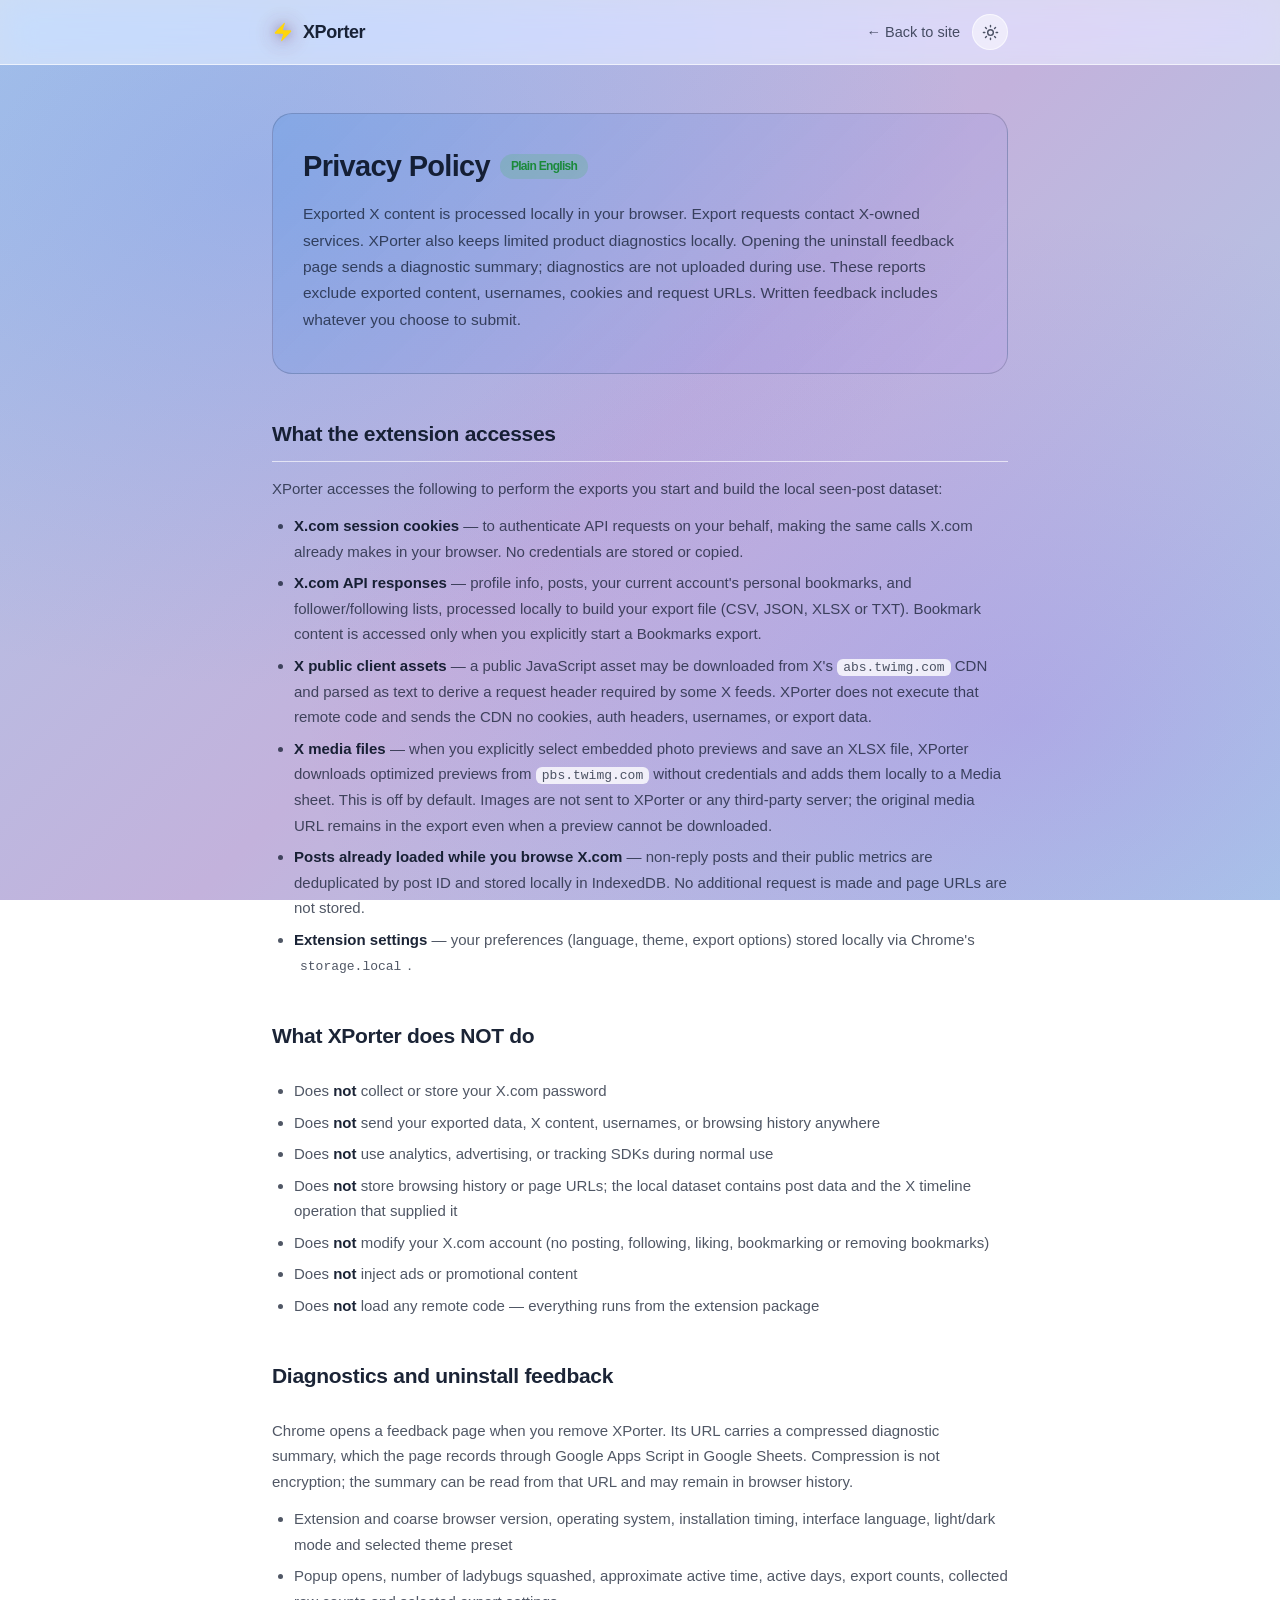
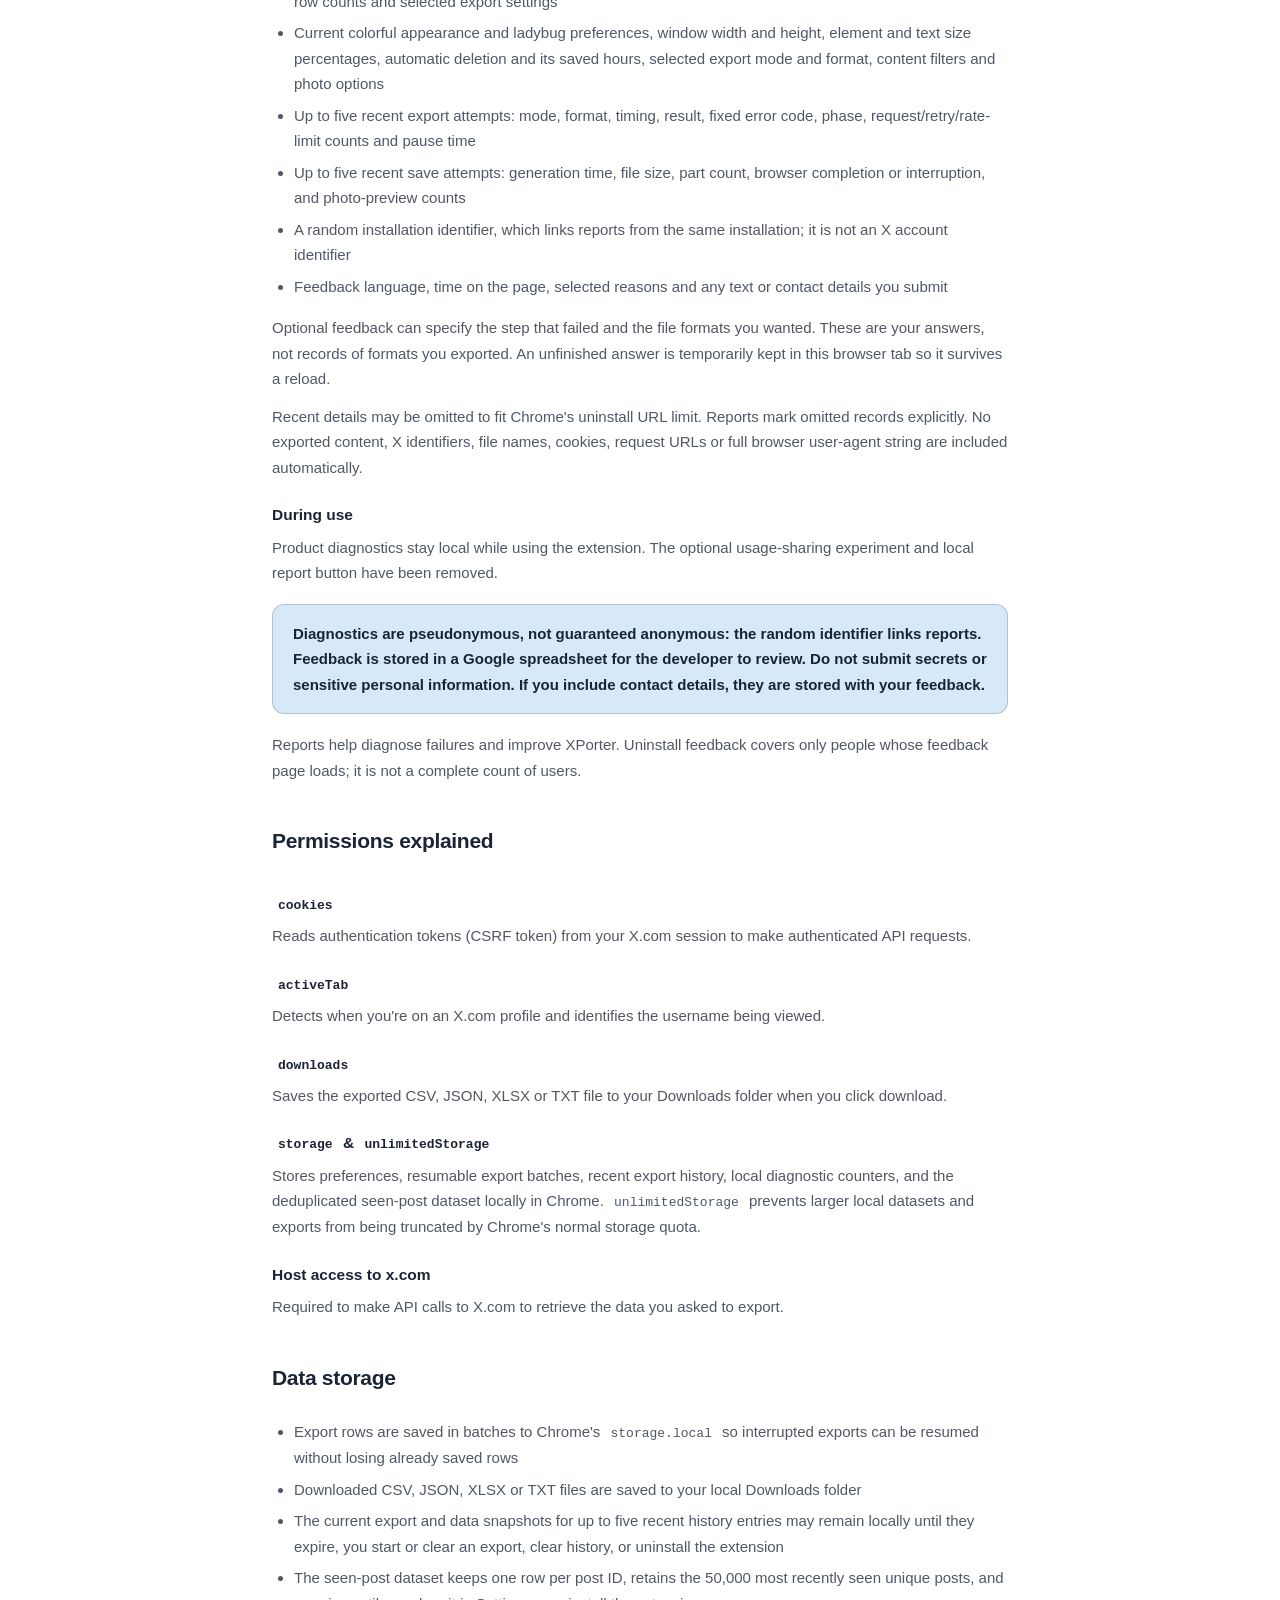
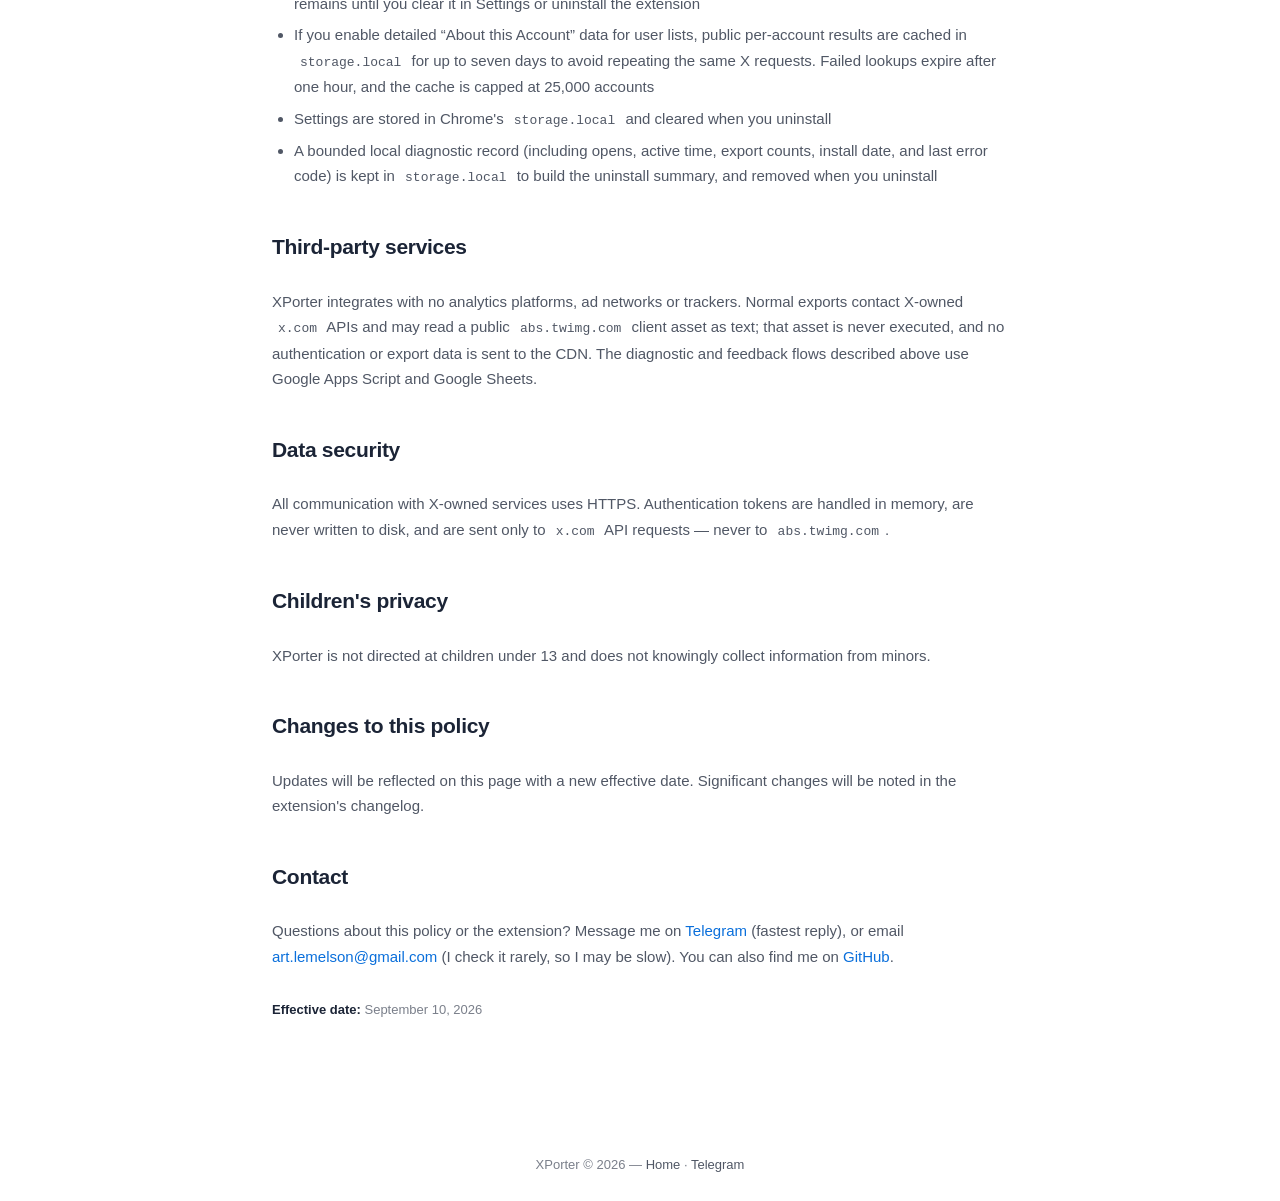
<file: docs/privacy-policy.html>
<!DOCTYPE html>
<html lang="en">

<head>
  <meta charset="UTF-8" />
  <meta name="viewport" content="width=device-width, initial-scale=1.0" />
  <meta name="robots" content="index, follow" />
  <link rel="canonical" href="https://lemelson.github.io/xporter-extension/privacy-policy.html" />
  <meta name="referrer" content="strict-origin-when-cross-origin" />
  <title>XPorter — Privacy Policy</title>
  <meta name="description" content="How XPorter handles your data locally and communicates with X-owned services; no diagnostic uploads during use; uninstall feedback carries limited product diagnostics." />
  <link rel="icon" type="image/png" href="assets/icon128.png" />
  <script>
    (function () {
      try {
        var t = localStorage.getItem('xporter_theme');
        if (!t) t = (window.matchMedia && matchMedia('(prefers-color-scheme: dark)').matches) ? 'dark' : 'light';
        document.documentElement.setAttribute('data-theme', t);
      } catch (e) { document.documentElement.setAttribute('data-theme', 'dark'); }
    })();
  </script>
  <style>
    :root {
      --text-primary: #FFFFFF;
      --text-secondary: rgba(255, 255, 255, 0.76);
      --text-muted: rgba(255, 255, 255, 0.56);
      --accent: #60B8FF;
      --accent-2: #a855f7;
      --accent-glow: rgba(96, 184, 255, 0.20);
      --glass-bg: rgba(255, 255, 255, 0.055);
      --glass-bg-hover: rgba(255, 255, 255, 0.11);
      --glass-border: rgba(255, 255, 255, 0.14);
      --glass-border-strong: rgba(255, 255, 255, 0.30);
      --nav-bg: rgba(13, 21, 38, 0.6);
      --zap-glow: 9px; --zap-glow-hi: 15px;
      --zap-c1: rgba(255, 200, 36, 0.72); --zap-c2: rgba(255, 222, 92, 1);
      --zap-extra: drop-shadow(0 0 0 transparent);
    }
    :root[data-theme="light"] {
      --text-primary: rgba(13, 22, 41, 0.94);
      --text-secondary: rgba(13, 22, 41, 0.72);
      --text-muted: rgba(13, 22, 41, 0.55);
      --accent: #0A6FDB;
      --accent-2: #7c3aed;
      --accent-glow: rgba(10, 111, 219, 0.16);
      --glass-bg: rgba(255, 255, 255, 0.5);
      --glass-bg-hover: rgba(255, 255, 255, 0.8);
      --glass-border: rgba(255, 255, 255, 0.65);
      --glass-border-strong: rgba(13, 22, 41, 0.18);
      --nav-bg: rgba(232, 239, 250, 0.62);
      --zap-glow: 13px; --zap-glow-hi: 21px;
      --zap-c1: rgba(255, 184, 24, 0.7); --zap-c2: rgba(255, 204, 48, 0.95);
      --zap-extra: drop-shadow(0 0 4px rgba(72, 46, 132, 0.42)) drop-shadow(0 2px 10px rgba(99, 70, 229, 0.3));
    }
    * { margin: 0; padding: 0; box-sizing: border-box; }
    html { scroll-behavior: smooth; }
    body {
      font-family: -apple-system, BlinkMacSystemFont, 'Segoe UI', 'Inter', 'Noto Sans', Helvetica, Arial, sans-serif;
      color: var(--text-primary); line-height: 1.7; -webkit-font-smoothing: antialiased; min-height: 100vh;
      background:
        radial-gradient(ellipse at 20% 20%, rgba(59, 130, 246, 0.15) 0%, transparent 50%),
        radial-gradient(ellipse at 80% 80%, rgba(168, 85, 247, 0.12) 0%, transparent 50%),
        linear-gradient(135deg, #0f172a 0%, #1e293b 50%, #0f172a 100%);
      background-attachment: fixed;
    }
    :root[data-theme="light"] body {
      background:
        radial-gradient(ellipse at 20% 20%, rgba(59, 130, 246, 0.22) 0%, transparent 50%),
        radial-gradient(ellipse at 80% 80%, rgba(147, 51, 234, 0.18) 0%, transparent 50%),
        linear-gradient(135deg, #adc6e8 0%, #c3b2dc 50%, #aacfe9 100%);
      background-attachment: fixed;
    }
    a { color: var(--accent); text-decoration: none; }
    a:hover { text-decoration: underline; }

    .bolt {
      display: inline-flex; align-items: center; color: #ffd60a; vertical-align: middle;
      filter: drop-shadow(0 0 var(--zap-glow) var(--zap-c1)) var(--zap-extra);
      animation: zap-glow 5s ease-in-out infinite, zap-flicker 7s linear infinite;
    }
    .bolt svg path { fill: currentColor; stroke: none; }
    @keyframes zap-glow { 0%,100% { filter: drop-shadow(0 0 var(--zap-glow) var(--zap-c1)) var(--zap-extra); } 50% { filter: drop-shadow(0 0 var(--zap-glow-hi) var(--zap-c2)) var(--zap-extra); } }
    @keyframes zap-flicker { 0%,37%,100% { opacity:1; } 37.6% { opacity:.45; } 38.2% { opacity:1; } 38.9% { opacity:.65; } 39.5% { opacity:1; } 71% { opacity:1; } 71.5% { opacity:.5; } 72% { opacity:1; } }
    @media (prefers-reduced-motion: reduce) { .bolt { animation: none; } }

    nav { position: sticky; top: 0; z-index: 50; backdrop-filter: blur(16px) saturate(160%); -webkit-backdrop-filter: blur(16px) saturate(160%); background: var(--nav-bg); border-bottom: 1px solid var(--glass-border); }
    .nav-inner { max-width: 780px; margin: 0 auto; padding: 0 22px; height: 64px; display: flex; align-items: center; justify-content: space-between; gap: 14px; }
    .brand { display: inline-flex; align-items: center; gap: 9px; font-weight: 800; font-size: 18px; letter-spacing: -0.4px; color: var(--text-primary); }
    .nav-right { display: inline-flex; align-items: center; gap: 12px; }
    .nav-right a.back { color: var(--text-secondary); font-size: 14.5px; }
    .nav-right a.back:hover { color: var(--text-primary); text-decoration: none; }
    .icon-btn { display: inline-flex; align-items: center; justify-content: center; width: 36px; height: 36px; border-radius: 999px; cursor: pointer; background: var(--glass-bg); border: 1px solid var(--glass-border); color: var(--text-secondary); transition: color .15s, border-color .15s, transform .08s; }
    .icon-btn:hover { color: var(--text-primary); border-color: var(--glass-border-strong); }
    .icon-btn:active { transform: scale(.94); }
    .sun, .moon { display: none; }
    :root[data-theme="dark"] .moon { display: block; }
    :root[data-theme="light"] .sun { display: block; }

    .container { max-width: 780px; margin: 0 auto; padding: 48px 22px 90px; }
    .hero-card { background: linear-gradient(135deg, var(--accent-glow), rgba(168,85,247,0.06)); border: 1px solid var(--glass-border-strong); border-radius: 20px; padding: 28px 30px; margin-bottom: 42px; }
    .hero-card h1 { font-size: 29px; letter-spacing: -0.7px; margin-bottom: 10px; display: flex; align-items: center; gap: 10px; flex-wrap: wrap; }
    .hero-card p { color: var(--text-secondary); font-size: 15.5px; }
    .badge { display: inline-block; background: rgba(63,185,80,0.16); color: #4fd16b; padding: 2px 11px; border-radius: 999px; font-size: 12px; font-weight: 750; vertical-align: middle; }
    :root[data-theme="light"] .badge { color: #1a8a3a; background: rgba(63,185,80,0.2); }

    h2 { font-size: 21px; font-weight: 800; margin: 40px 0 14px; padding-bottom: 9px; border-bottom: 1px solid var(--glass-border); letter-spacing: -0.3px; }
    h3 { font-size: 15.5px; font-weight: 650; margin: 22px 0 6px; color: var(--text-primary); }
    p, li { color: var(--text-secondary); font-size: 15px; margin-bottom: 12px; }
    ul { padding-inline-start: 22px; margin-bottom: 16px; }
    li { margin-bottom: 6px; }
    strong { color: var(--text-primary); }
    code { background: var(--glass-bg-hover); padding: 1px 6px; border-radius: 6px; font-size: 13px; }
    .callout { background: var(--accent-glow); border: 1px solid var(--glass-border-strong); border-radius: 12px; padding: 16px 20px; margin: 18px 0; }
    .callout p { color: var(--text-primary); margin: 0; font-weight: 550; }
    footer { border-top: 1px solid var(--glass-border); padding: 30px 22px; text-align: center; color: var(--text-muted); font-size: 13px; }
    footer a { color: var(--text-secondary); }
  </style>
</head>

<body>
  <nav>
    <div class="nav-inner">
      <a class="brand" href="index.html">
        <span class="bolt"><svg width="22" height="22" viewBox="0 0 24 24"><path d="M4 14a1 1 0 0 1-.78-1.63l9.9-10.2a.5.5 0 0 1 .86.46l-1.92 6.02A1 1 0 0 0 13 10h7a1 1 0 0 1 .78 1.63l-9.9 10.2a.5.5 0 0 1-.86-.46l1.92-6.02A1 1 0 0 0 11 14z" /></svg></span> XPorter
      </a>
      <div class="nav-right">
        <a class="back" href="index.html">← Back to site</a>
        <button class="icon-btn" id="themeToggle" aria-label="Toggle theme">
          <svg class="moon" width="17" height="17" viewBox="0 0 24 24" fill="none" stroke="currentColor" stroke-width="2" stroke-linecap="round" stroke-linejoin="round"><path d="M21 12.79A9 9 0 1 1 11.21 3 7 7 0 0 0 21 12.79z"/></svg>
          <svg class="sun" width="17" height="17" viewBox="0 0 24 24" fill="none" stroke="currentColor" stroke-width="2" stroke-linecap="round" stroke-linejoin="round"><circle cx="12" cy="12" r="4"/><path d="M12 2v2M12 20v2M4.9 4.9l1.4 1.4M17.7 17.7l1.4 1.4M2 12h2M20 12h2M4.9 19.1l1.4-1.4M17.7 6.3l1.4-1.4"/></svg>
        </button>
      </div>
    </div>
  </nav>

  <div class="container">
    <div class="hero-card">
      <h1>Privacy Policy <span class="badge">Plain English</span></h1>
      <p>Exported X content is processed locally in your browser. Export requests contact X-owned services.
        XPorter also keeps limited product diagnostics locally. Opening the uninstall feedback page sends a diagnostic
        summary; diagnostics are not uploaded during use. These reports exclude exported content,
        usernames, cookies and request URLs. Written feedback includes whatever you choose to submit.</p>
    </div>

    <h2>What the extension accesses</h2>
    <p>XPorter accesses the following to perform the exports you start and build the local seen-post dataset:</p>
    <ul>
      <li><strong>X.com session cookies</strong> — to authenticate API requests on your behalf, making the same calls
        X.com already makes in your browser. No credentials are stored or copied.</li>
      <li><strong>X.com API responses</strong> — profile info, posts, your current account's personal bookmarks, and
        follower/following lists, processed locally to build your export file (CSV, JSON, XLSX or TXT). Bookmark content
        is accessed only when you explicitly start a Bookmarks export.</li>
      <li><strong>X public client assets</strong> — a public JavaScript asset may be downloaded from X's
        <code>abs.twimg.com</code> CDN and parsed as text to derive a request header required by some X feeds. XPorter
        does not execute that remote code and sends the CDN no cookies, auth headers, usernames, or export data.</li>
      <li><strong>X media files</strong> — when you explicitly select embedded photo previews and save an XLSX file,
        XPorter downloads optimized previews from <code>pbs.twimg.com</code> without credentials and adds them locally to
        a Media sheet. This is off by default. Images are not sent to XPorter or any third-party server; the original
        media URL remains in the export even when a preview cannot be downloaded.</li>
      <li><strong>Posts already loaded while you browse X.com</strong> — non-reply posts and their public metrics are
        deduplicated by post ID and stored locally in IndexedDB. No additional request is made and page URLs are not
        stored.</li>
      <li><strong>Extension settings</strong> — your preferences (language, theme, export options) stored locally via
        Chrome's <code>storage.local</code>.</li>
    </ul>

    <h2>What XPorter does NOT do</h2>
    <ul>
      <li>Does <strong>not</strong> collect or store your X.com password</li>
      <li>Does <strong>not</strong> send your exported data, X content, usernames, or browsing history anywhere</li>
      <li>Does <strong>not</strong> use analytics, advertising, or tracking SDKs during normal use</li>
      <li>Does <strong>not</strong> store browsing history or page URLs; the local dataset contains post data and the X
        timeline operation that supplied it</li>
      <li>Does <strong>not</strong> modify your X.com account (no posting, following, liking, bookmarking or removing
        bookmarks)</li>
      <li>Does <strong>not</strong> inject ads or promotional content</li>
      <li>Does <strong>not</strong> load any remote code — everything runs from the extension package</li>
    </ul>

    <h2>Diagnostics and uninstall feedback</h2>
    <p>Chrome opens a feedback page when you remove XPorter. Its URL carries a compressed diagnostic summary,
      which the page records through Google Apps Script in Google Sheets. Compression is not encryption; the summary
      can be read from that URL and may remain in browser history.</p>
    <ul>
      <li>Extension and coarse browser version, operating system, installation timing, interface language, light/dark mode and selected theme preset</li>
      <li>Popup opens, number of ladybugs squashed, approximate active time, active days, export counts, collected row counts and selected export settings</li>
      <li>Current colorful appearance and ladybug preferences, window width and height, element and text size percentages,
        automatic deletion and its saved hours, selected export mode and format, content filters and photo options</li>
      <li>Up to five recent export attempts: mode, format, timing, result, fixed error code, phase, request/retry/rate-limit counts and pause time</li>
      <li>Up to five recent save attempts: generation time, file size, part count, browser completion or interruption, and photo-preview counts</li>
      <li>A random installation identifier, which links reports from the same installation; it is not an X account identifier</li>
      <li>Feedback language, time on the page, selected reasons and any text or contact details you submit</li>
    </ul>
    <p>Optional feedback can specify the step that failed and the file formats you wanted. These are your answers,
      not records of formats you exported. An unfinished answer is temporarily kept in this browser tab so it survives a reload.</p>
    <p>Recent details may be omitted to fit Chrome's uninstall URL limit. Reports mark omitted records explicitly.
      No exported content, X identifiers, file names, cookies, request URLs or full browser user-agent string are included automatically.</p>
    <h3>During use</h3>
    <p>Product diagnostics stay local while using the extension. The optional usage-sharing experiment and local report button have been removed.</p>
    <div class="callout"><p>Diagnostics are pseudonymous, not guaranteed anonymous: the random identifier links reports.
      Feedback is stored in a Google spreadsheet for the developer to review. Do not submit secrets
      or sensitive personal information. If you include contact details, they are stored with your feedback.</p></div>
    <p>Reports help diagnose failures and improve XPorter. Uninstall feedback covers only people whose feedback page loads; it is not a complete count of users.</p>

    <h2>Permissions explained</h2>
    <h3><code>cookies</code></h3>
    <p>Reads authentication tokens (CSRF token) from your X.com session to make authenticated API requests.</p>
    <h3><code>activeTab</code></h3>
    <p>Detects when you're on an X.com profile and identifies the username being viewed.</p>
    <h3><code>downloads</code></h3>
    <p>Saves the exported CSV, JSON, XLSX or TXT file to your Downloads folder when you click download.</p>
    <h3><code>storage</code> &amp; <code>unlimitedStorage</code></h3>
    <p>Stores preferences, resumable export batches, recent export history, local diagnostic counters, and the
      deduplicated seen-post dataset locally in Chrome. <code>unlimitedStorage</code> prevents larger local datasets and
      exports from being truncated by Chrome's normal storage quota.</p>
    <h3>Host access to x.com</h3>
    <p>Required to make API calls to X.com to retrieve the data you asked to export.</p>


    <h2>Data storage</h2>
    <ul>
      <li>Export rows are saved in batches to Chrome's <code>storage.local</code> so interrupted exports can be resumed
        without losing already saved rows</li>
      <li>Downloaded CSV, JSON, XLSX or TXT files are saved to your local Downloads folder</li>
      <li>The current export and data snapshots for up to five recent history entries may remain locally until they
        expire, you start or clear an export, clear history, or uninstall the extension</li>
      <li>The seen-post dataset keeps one row per post ID, retains the 50,000 most recently seen unique posts, and
        remains until you clear it in Settings or uninstall the extension</li>
      <li>If you enable detailed “About this Account” data for user lists, public per-account results are cached in
        <code>storage.local</code> for up to seven days to avoid repeating the same X requests. Failed lookups expire
        after one hour, and the cache is capped at 25,000 accounts</li>
      <li>Settings are stored in Chrome's <code>storage.local</code> and cleared when you uninstall</li>
      <li>A bounded local diagnostic record (including opens, active time, export counts, install date, and last error
        code) is kept in
        <code>storage.local</code> to build the uninstall summary, and removed when you uninstall</li>
    </ul>

    <h2>Third-party services</h2>
    <p>XPorter integrates with no analytics platforms, ad networks or trackers. Normal exports contact X-owned
      <code>x.com</code> APIs and may read a public <code>abs.twimg.com</code> client asset as text; that asset is never
      executed, and no authentication or export data is sent to the CDN. The diagnostic and feedback flows described above use Google Apps Script and Google Sheets.</p>

    <h2>Data security</h2>
    <p>All communication with X-owned services uses HTTPS. Authentication tokens are handled in memory, are never
      written to disk, and are sent only to <code>x.com</code> API requests — never to
      <code>abs.twimg.com</code>.</p>

    <h2>Children's privacy</h2>
    <p>XPorter is not directed at children under 13 and does not knowingly collect information from minors.</p>

    <h2>Changes to this policy</h2>
    <p>Updates will be reflected on this page with a new effective date. Significant changes will be noted in the
      extension's changelog.</p>

    <h2>Contact</h2>
    <p>Questions about this policy or the extension? Message me on <a href="https://t.me/Lemelson">Telegram</a> (fastest
      reply), or email <a href="mailto:art.lemelson@gmail.com">art.lemelson@gmail.com</a> (I check it rarely, so I may be
      slow). You can also find me on <a href="https://github.com/Lemelson/xporter-extension">GitHub</a>.</p>

    <p style="margin-top: 30px; color: var(--text-muted); font-size: 13px;"><strong>Effective date:</strong> September 10, 2026</p>
  </div>

  <footer>
    XPorter © 2026 — <a href="index.html">Home</a> · <a href="https://t.me/Lemelson" target="_blank" rel="noopener">Telegram</a>
  </footer>

  <script>
    document.getElementById("themeToggle").addEventListener("click", function () {
      var cur = document.documentElement.getAttribute("data-theme") === "light" ? "dark" : "light";
      document.documentElement.setAttribute("data-theme", cur);
      try { localStorage.setItem("xporter_theme", cur); } catch (e) {}
    });
  </script>
</body>

</html>
</file>
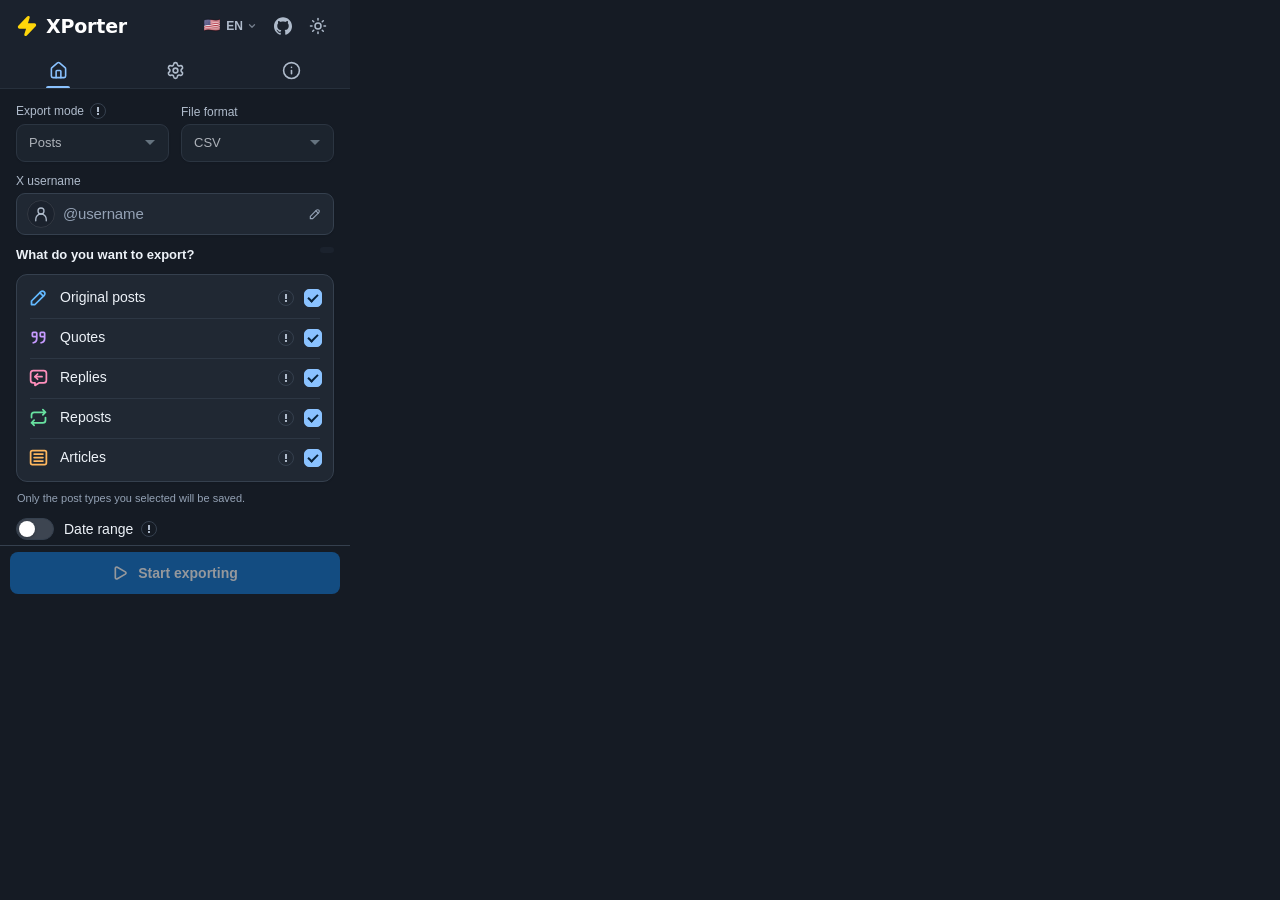
<file: popup/popup.html>
<!DOCTYPE html>
<html lang="en">

<head>
  <meta charset="UTF-8">
  <script src="emoji-platform.js"></script>
  <meta name="viewport" content="width=device-width, initial-scale=1">
  <title>XPorter</title>
  <link rel="stylesheet" href="popup.css">
  <link rel="stylesheet" href="rate-prompt.css">
  <link rel="stylesheet" href="workspace.css">
  <link rel="stylesheet" href="theme-presets.css">
  <link rel="stylesheet" href="theme-picker.css">
  <link rel="stylesheet" href="emoji.css">
  <link rel="stylesheet" href="motion.css">
</head>

<body>
  <script src="theme-presets.js"></script>
  <script src="theme-init.js"></script>

  <div class="popup" id="popup">
    <!-- Header -->
    <header class="header">
      <div class="header-left">
        <span class="logo">
          <svg class="icon icon-zap" width="22" height="22" viewBox="0 0 24 24" fill="none" stroke="currentColor"
            stroke-width="2" stroke-linecap="round" stroke-linejoin="round">
            <path
              d="M4 14a1 1 0 0 1-.78-1.63l9.9-10.2a.5.5 0 0 1 .86.46l-1.92 6.02A1 1 0 0 0 13 10h7a1 1 0 0 1 .78 1.63l-9.9 10.2a.5.5 0 0 1-.86-.46l1.92-6.02A1 1 0 0 0 11 14z" />
          </svg>
        </span>
        <span class="brand">XPorter</span>
      </div>
      <div class="header-right">
        <!-- Language Selector -->
        <div class="lang-selector" id="langSelector">
          <button class="lang-btn" id="langBtn" type="button" data-i18n-title="changeLang" title="Change language"
            aria-label="Language: English" aria-haspopup="menu" aria-controls="langDropdown" aria-expanded="false">
            <span class="lang-flag" id="langFlag" aria-hidden="true">🇺🇸</span>
            <span class="lang-code" id="langCode">EN</span>
            <svg class="lang-chevron" aria-hidden="true" width="10" height="10" viewBox="0 0 24 24" fill="none" stroke="currentColor"
              stroke-width="3" stroke-linecap="round" stroke-linejoin="round">
              <path d="m6 9 6 6 6-6" />
            </svg>
          </button>
          <div class="lang-dropdown hidden" id="langDropdown" role="menu" aria-labelledby="langBtn">
            <!-- Dynamically populated by JS -->
          </div>
        </div>
        <a class="header-icon-btn" id="githubLink" href="https://github.com/Lemelson/xporter-extension"
          target="_blank" rel="noopener" data-i18n-title="viewSource" title="View source on GitHub"
          data-i18n-aria-label="viewSource" aria-label="View source on GitHub">
          <svg class="icon icon-github" width="18" height="18" viewBox="0 0 24 24" fill="currentColor"
            aria-hidden="true">
            <path
              d="M12 .297c-6.63 0-12 5.373-12 12 0 5.303 3.438 9.8 8.205 11.385.6.113.82-.258.82-.577 0-.285-.01-1.04-.015-2.04-3.338.724-4.042-1.61-4.042-1.61C4.422 18.07 3.633 17.7 3.633 17.7c-1.087-.744.084-.729.084-.729 1.205.084 1.838 1.236 1.838 1.236 1.07 1.835 2.809 1.305 3.495.998.108-.776.417-1.305.76-1.605-2.665-.305-5.467-1.334-5.467-5.931 0-1.311.469-2.381 1.236-3.221-.124-.303-.535-1.524.117-3.176 0 0 1.008-.322 3.301 1.23.957-.266 1.983-.399 3.003-.404 1.02.005 2.047.138 3.006.404 2.291-1.552 3.297-1.23 3.297-1.23.653 1.653.242 2.874.118 3.176.77.84 1.235 1.91 1.235 3.221 0 4.609-2.807 5.624-5.479 5.921.43.372.823 1.102.823 2.222 0 1.606-.014 2.898-.014 3.293 0 .322.216.694.825.576C20.565 22.092 24 17.592 24 12.297c0-6.627-5.373-12-12-12" />
          </svg>
        </a>
        <button class="theme-toggle" id="themeToggle" type="button" data-i18n-title="themePickerTitle" title="Choose a theme" aria-haspopup="dialog" aria-controls="themePicker">
          <span class="theme-icon" id="themeIcon">
            <svg class="icon icon-sun" width="18" height="18" viewBox="0 0 24 24" fill="none" stroke="currentColor"
              stroke-width="2" stroke-linecap="round" stroke-linejoin="round">
              <circle cx="12" cy="12" r="4" />
              <path d="M12 2v2" />
              <path d="M12 20v2" />
              <path d="m4.93 4.93 1.41 1.41" />
              <path d="m17.66 17.66 1.41 1.41" />
              <path d="M2 12h2" />
              <path d="M20 12h2" />
              <path d="m6.34 17.66-1.41 1.41" />
              <path d="m19.07 4.93-1.41 1.41" />
            </svg>
          </span>
        </button>
      </div>
    </header>

    <!-- Tabs -->
    <nav class="tabs" role="tablist">
      <button class="tab active" id="tabBtnHome" data-tab="home" role="tab" aria-selected="true"
        aria-controls="tab-home" data-i18n-title="tabHome" title="Home">
        <svg class="icon icon-tab" width="18" height="18" viewBox="0 0 24 24" fill="none" stroke="currentColor"
          stroke-width="2" stroke-linecap="round" stroke-linejoin="round">
          <path d="M15 21v-8a1 1 0 0 0-1-1h-4a1 1 0 0 0-1 1v8" />
          <path
            d="M3 10a2 2 0 0 1 .709-1.528l7-6a2 2 0 0 1 2.582 0l7 6A2 2 0 0 1 21 10v9a2 2 0 0 1-2 2H5a2 2 0 0 1-2-2z" />
        </svg>
        <span class="sr-only" data-i18n="tabHome">Home</span>
      </button>
      <button class="tab" id="tabBtnSettings" data-tab="settings" role="tab" aria-selected="false"
        aria-controls="tab-settings" data-i18n-title="tabSettings" title="Settings">
        <svg class="icon icon-tab" width="18" height="18" viewBox="0 0 24 24" fill="none" stroke="currentColor"
          stroke-width="2" stroke-linecap="round" stroke-linejoin="round">
          <path
            d="M9.671 4.136a2.34 2.34 0 0 1 4.659 0 2.34 2.34 0 0 0 3.319 1.915 2.34 2.34 0 0 1 2.33 4.033 2.34 2.34 0 0 0 0 3.831 2.34 2.34 0 0 1-2.33 4.033 2.34 2.34 0 0 0-3.319 1.915 2.34 2.34 0 0 1-4.659 0 2.34 2.34 0 0 0-3.32-1.915 2.34 2.34 0 0 1-2.33-4.033 2.34 2.34 0 0 0 0-3.831A2.34 2.34 0 0 1 6.35 6.051a2.34 2.34 0 0 0 3.319-1.915" />
          <circle cx="12" cy="12" r="3" />
        </svg>
        <span class="sr-only" data-i18n="tabSettings">Settings</span>
      </button>
      <button class="tab" id="tabBtnAbout" data-tab="about" role="tab" aria-selected="false"
        aria-controls="tab-about" data-i18n-title="tabAbout" title="About">
        <svg class="icon icon-tab" width="18" height="18" viewBox="0 0 24 24" fill="none" stroke="currentColor"
          stroke-width="2" stroke-linecap="round" stroke-linejoin="round">
          <circle cx="12" cy="12" r="10" />
          <path d="M12 16v-4" />
          <path d="M12 8h.01" />
        </svg>
        <span class="sr-only" data-i18n="tabAbout">About</span>
      </button>
    </nav>

    <!-- HOME TAB -->
    <div class="tab-content active" id="tab-home" role="tabpanel" aria-labelledby="tabBtnHome">
      <div class="home-content" id="homeContent">
      <!-- Auth warning -->
      <div class="auth-warning hidden" id="authWarning">
        <span class="auth-warning-icon">
          <svg class="icon" width="16" height="16" viewBox="0 0 24 24" fill="none" stroke="currentColor"
            stroke-width="2" stroke-linecap="round" stroke-linejoin="round">
            <path d="m21.73 18-8-14a2 2 0 0 0-3.48 0l-8 14A2 2 0 0 0 4 21h16a2 2 0 0 0 1.73-3" />
            <path d="M12 9v4" />
            <path d="M12 17h.01" />
          </svg>
        </span>
        <span data-i18n-template="authRequired">Please <a data-slot="link" href="https://x.com/login" target="_blank"
            rel="noopener" data-i18n="authLink">log in to X</a> first.</span>
      </div>

      <!-- Active export and result actions precede setup so they stay in view. -->
      <div class="export-status hidden" id="exportStatus">
        <div class="status-info" role="status" aria-live="polite">
          <div class="status-header" id="statusHeader">
            <div class="status-title-row">
              <span class="status-phase-icon hidden" id="statusPhaseIcon" aria-hidden="true"></span>
              <span class="status-text" id="statusText" data-i18n="exporting">Exporting...</span>
              <span class="date-help status-phase-help hidden" role="button" id="statusPhaseHelp" tabindex="0"
                aria-label="X has temporarily limited requests. Your collected data is saved. XPorter will retry when the countdown ends. If this happens often, try a slower export speed."
                data-i18n-aria-label="statusRateLimitHelp"
                data-i18n-tooltip="statusRateLimitHelp"></span>
            </div>
            <p class="status-subtitle hidden" id="statusSubtitle"></p>
          </div>
          <div class="tweet-count" id="tweetCount">0 <span data-i18n="postsCollected">posts collected</span></div>
          <div class="progress-bar">
            <div class="progress-fill" id="progressFill"></div>
          </div>
          <div class="status-detail" id="statusDetail">
            <span class="status-dot status-green" id="statusIndicator"></span>
            <span id="statusMessage" data-i18n="starting">Starting...</span>
          </div>
          <div class="download-plan hidden" id="downloadPlan"></div>
        </div>
        <div class="status-action-stack" id="statusActionStack">
          <button class="btn btn-status-action btn-danger hidden" id="stopBtn">
            <svg width="24" height="24" viewBox="0 0 24 24" fill="none" stroke="currentColor" stroke-width="2"
              stroke-linecap="round" stroke-linejoin="round">
              <path d="m15 9-6 6" />
              <path
                d="M2.586 16.726A2 2 0 0 1 2 15.312V8.688a2 2 0 0 1 .586-1.414l4.688-4.688A2 2 0 0 1 8.688 2h6.624a2 2 0 0 1 1.414.586l4.688 4.688A2 2 0 0 1 22 8.688v6.624a2 2 0 0 1-.586 1.414l-4.688 4.688a2 2 0 0 1-1.414.586H8.688a2 2 0 0 1-1.414-.586z" />
              <path d="m9 9 6 6" />
            </svg>
            <span data-i18n="stop">Stop</span>
          </button>
          <button class="btn btn-status-action btn-warning hidden" id="downloadBtn">
            <svg width="28" height="28" viewBox="0 0 24 24" fill="none" stroke="currentColor" stroke-width="2"
              stroke-linecap="round" stroke-linejoin="round">
              <path d="M12 15V3" />
              <path d="M21 15v4a2 2 0 0 1-2 2H5a2 2 0 0 1-2-2v-4" />
              <path d="m7 10 5 5 5-5" />
            </svg>
            <span data-i18n="download">Download</span>
          </button>
          <button class="btn btn-status-action btn-copy hidden" id="copyBtn">
            <svg width="24" height="24" viewBox="0 0 24 24" fill="none" stroke="currentColor" stroke-width="2"
              stroke-linecap="round" stroke-linejoin="round">
              <rect width="14" height="14" x="8" y="8" rx="2" />
              <path d="M4 16c-1.1 0-2-.9-2-2V4c0-1.1.9-2 2-2h10c1.1 0 2 .9 2 2" />
            </svg>
            <span data-i18n="contactCopyShort">Copy</span>
          </button>
        </div>
        <div class="actions result-actions">
          <div class="replies-fallback-actions hidden" id="repliesFallbackActions">
            <button class="btn btn-primary" id="continuePostsOnlyBtn">
              <span data-i18n="continuePostsOnly">Continue without replies</span>
            </button>
            <button class="btn btn-secondary" id="retryRepliesBtn">
              <span data-i18n="retryReplies">Try loading replies again</span>
            </button>
          </div>
          <div class="resume-row hidden" id="resumeRow">
            <input type="number" id="resumeQuantity" class="input-resume" min="1" placeholder="50" value="100"
              aria-labelledby="resumeQuantityLabel">
            <span class="resume-label" id="resumeQuantityLabel" data-i18n="morePosts">more posts</span>
            <button class="btn btn-primary btn-resume" id="resumeBtn">
              <!-- Tabler Icons player-play, MIT:
                   https://github.com/tabler/tabler-icons/blob/main/icons/outline/player-play.svg -->
              <svg class="icon icon-btn resume-play-icon" data-tabler-icon="player-play" width="18" height="18"
                viewBox="0 0 24 24" fill="none" stroke="currentColor" stroke-width="2" stroke-linecap="round"
                stroke-linejoin="round" aria-hidden="true" focusable="false">
                <path d="M7 4v16l13 -8l-13 -8" />
              </svg>
              <span data-i18n="resumeExport">Resume</span>
            </button>
          </div>
          <button class="btn btn-secondary hidden" id="newExportBtn">
            <svg class="icon icon-btn" width="14" height="14" viewBox="0 0 24 24" fill="none" stroke="currentColor"
              stroke-width="2.5" stroke-linecap="round" stroke-linejoin="round">
              <path d="M3 12a9 9 0 0 1 9-9 9.75 9.75 0 0 1 6.74 2.74L21 8" />
              <path d="M21 3v5h-5" />
              <path d="M21 12a9 9 0 0 1-9 9 9.75 9.75 0 0 1-6.74-2.74L3 16" />
              <path d="M8 16H3v5" />
            </svg>
            <span data-i18n="newExport">New export</span>
          </button>
        </div>
      </div>


      <div class="export-format-row">
      <!-- Export Mode -->
      <div class="field">
        <div class="field-label-row">
          <label class="field-label" for="exportMode" data-i18n="exportMode">Export mode</label>
          <span class="date-help help-viewport" role="button" tabindex="0"
            aria-label="What each mode exports: 📝 Posts — the post types selected on Home, with available metrics and context. 🔖 Bookmarks — posts saved by the X account you are currently using. XPorter opens that account’s Bookmarks page. You cannot choose a different account in this mode. Some data may be unavailable. 👥 Followers — accounts that follow the selected profile. ➡️ Following — accounts the selected profile follows. ✓ Verified Followers — followers returned by X’s verified-follower list." data-i18n-aria-label="exportModeHelp"
            data-i18n-tooltip="exportModeHelp"></span>
        </div>
        <select id="exportMode" class="select">
          <option value="posts" data-i18n="modePosts">Posts</option>
          <option value="followers" data-i18n="modeFollowers">Followers</option>
          <option value="following" data-i18n="modeFollowing">Following</option>
          <option value="verified_followers" data-i18n="modeVerifiedFollowers">Verified followers</option>
          <option value="bookmarks" data-i18n="modeBookmarks">Bookmarks</option>
        </select>
      </div>

      <!-- Output Format -->
      <div class="field">
        <label class="field-label" for="outputFormat" data-i18n="outputFormat">File format</label>
        <select id="outputFormat" class="select">
          <option value="csv">CSV</option>
          <option value="json">JSON</option>
          <option value="xlsx">Excel (XLSX)</option>
          <option value="txt" data-i18n="formatTxt">TXT</option>
          <option value="pdf" data-i18n="formatPdf">PDF (Print → Save as PDF)</option>
        </select>
        <p class="output-format-note hidden" id="outputFormatHint" data-i18n="txtFormatHelp">Plain text for reading or using with AI tools. Includes post types, reply and quote context, metrics, dates, and links.</p>
      </div>
      </div>

      <!-- Username input -->
      <div class="field" id="usernameField">
        <label class="field-label" id="usernameLabel" for="usernameInput"
          data-i18n="fieldUsername">X username</label>
        <div class="account-card account-card--editable" id="targetAccountCard">
          <div class="account-avatar">
            <img id="targetAccountAvatar" alt="" class="hidden">
            <span id="targetAccountAvatarFallback" aria-hidden="true">
              <svg width="18" height="18" viewBox="0 0 24 24" fill="none" stroke="currentColor" stroke-width="1.75" stroke-linecap="round" stroke-linejoin="round">
                <circle cx="12" cy="8" r="4" /><path d="M5 21v-2a7 7 0 0 1 14 0v2" />
              </svg>
            </span>
          </div>
          <div class="account-copy" id="targetAccountCopy">
            <strong class="account-name hidden" id="targetAccountName"></strong>
            <div class="account-meta account-meta--input account-handle-editor"
              id="targetAccountHandleEditor">
              <span class="account-input-prefix" id="usernamePrefix" aria-hidden="true">@</span>
              <input type="text" id="usernameInput" data-i18n-placeholder="placeholderUsername" placeholder="username"
                autocomplete="off" spellcheck="false" aria-describedby="usernameError">
              <span class="account-edit-icon" aria-hidden="true">
                <svg data-tabler-icon="pencil" width="14" height="14" viewBox="0 0 24 24" fill="none"
                  stroke="currentColor" stroke-width="2" stroke-linecap="round" stroke-linejoin="round"
                  focusable="false">
                  <path d="M4 20h4l10.5 -10.5a2.828 2.828 0 1 0 -4 -4l-10.5 10.5v4" />
                  <path d="M13.5 6.5l4 4" />
                </svg>
              </span>
            </div>
          </div>
        </div>
        <span class="field-error hidden" id="usernameError" data-i18n="errEnterUsername">Enter an X username, or open a profile on x.com and reopen XPorter</span>
      </div>

      <div class="field hidden" id="bookmarksAccountField">
        <span class="field-label" id="bookmarksAccountLabel" data-i18n="bookmarksAccount">Account</span>
        <div class="account-card" id="bookmarksAccountCard" role="group"
          aria-labelledby="bookmarksAccountLabel">
          <div class="account-avatar">
            <img id="bookmarksAccountAvatar" alt="" class="hidden">
            <span id="bookmarksAccountAvatarFallback" aria-hidden="true">
              <svg width="18" height="18" viewBox="0 0 24 24" fill="none" stroke="currentColor" stroke-width="1.75" stroke-linecap="round" stroke-linejoin="round">
                <circle cx="12" cy="8" r="4" /><path d="M5 21v-2a7 7 0 0 1 14 0v2" />
              </svg>
            </span>
          </div>
          <div class="account-copy">
            <strong class="account-name" id="bookmarksAccountName"
              data-i18n="signedInXAccount">Signed-in X account</strong>
            <span class="account-meta">
              <span id="bookmarksAccountHandle"></span>
              <span class="account-owner-badge" data-i18n="yourAccount">Your account</span>
            </span>
          </div>
        </div>
      </div>

      <div id="accountContextNotice" class="account-context-notice hidden" role="status">
        <p data-i18n="accountContextUnavailable">Cannot read this profile. Refresh the X tab to reconnect.</p>
        <button type="button" id="reloadAccountTab" class="btn btn-secondary" data-i18n="reloadAccountTab">Refresh X tab</button>
      </div>

      <!-- Posts-only options (hidden when mode is followers/following) -->
      <div id="postsOnlyOptions">
        <section class="post-selection-panel" id="postSelectionPanel" aria-labelledby="postSelectionTitle">
          <div class="post-selection-heading">
            <div>
              <h2 id="postSelectionTitle" data-i18n="whatToExport">What do you want to export?</h2>
            </div>
            <span class="post-selection-count" id="postSelectionCount" aria-live="polite"></span>
          </div>
          <div class="post-selection-list">
            <!-- Tabler Icons outline (MIT): pencil, quote, message-reply, repeat, article.
                 https://github.com/tabler/tabler-icons/tree/main/icons/outline -->
            <div class="post-type-row">
            <label class="post-choice post-type-choice">
              <input type="checkbox" id="includeOriginalPosts" checked>
              <span class="post-type-icon post-type-icon--original" data-post-type-icon="original" aria-hidden="true">
                <svg data-tabler-icon="pencil" width="24" height="24" viewBox="0 0 24 24" fill="none"
                  stroke="currentColor" stroke-width="2" stroke-linecap="round" stroke-linejoin="round"
                  focusable="false">
                  <path d="M4 20h4l10.5 -10.5a2.828 2.828 0 1 0 -4 -4l-10.5 10.5v4" />
                  <path d="M13.5 6.5l4 4" />
                </svg>
              </span>
              <span class="post-choice-copy">
                <strong data-i18n="postTypeOriginals">Original posts</strong>
              </span>
              <span class="post-choice-check" aria-hidden="true"></span>
            </label>
              <button type="button" class="date-help post-type-help" aria-label="Posts published by this account that are not replies, quote posts, reposts, or articles. Select those types separately."
                data-i18n-aria-label="postTypeOriginalsHelp" data-i18n-tooltip="postTypeOriginalsHelp"></button>
            </div>
            <div class="post-type-row">
            <label class="post-choice post-type-choice">
              <input type="checkbox" id="includeQuotes" checked>
              <span class="post-type-icon post-type-icon--quote" data-post-type-icon="quote" aria-hidden="true">
                <svg data-tabler-icon="quote" width="24" height="24" viewBox="0 0 24 24" fill="none"
                  stroke="currentColor" stroke-width="2" stroke-linecap="round" stroke-linejoin="round"
                  focusable="false">
                  <path d="M10 11h-4a1 1 0 0 1 -1 -1v-3a1 1 0 0 1 1 -1h3a1 1 0 0 1 1 1v6c0 2.667 -1.333 4.333 -4 5" />
                  <path d="M19 11h-4a1 1 0 0 1 -1 -1v-3a1 1 0 0 1 1 -1h3a1 1 0 0 1 1 1v6c0 2.667 -1.333 4.333 -4 5" />
                </svg>
              </span>
              <span class="post-choice-copy">
                <strong data-i18n="postTypeQuotes">Quotes</strong>
              </span>
              <span class="post-choice-check" aria-hidden="true"></span>
            </label>
              <button type="button" class="date-help post-type-help" aria-label="Posts that include another post with the author’s own comment. Sharing a post without a comment counts as a repost."
                data-i18n-aria-label="postTypeQuotesHelp" data-i18n-tooltip="postTypeQuotesHelp"></button>
            </div>
            <div class="post-type-row">
            <label class="post-choice post-type-choice">
              <input type="checkbox" id="includeReplies" checked>
              <span class="post-type-icon post-type-icon--reply" data-post-type-icon="reply" aria-hidden="true">
                <svg data-tabler-icon="message-reply" width="24" height="24" viewBox="0 0 24 24" fill="none"
                  stroke="currentColor" stroke-width="2" stroke-linecap="round" stroke-linejoin="round"
                  focusable="false">
                  <path d="M18 4a3 3 0 0 1 3 3v8a3 3 0 0 1 -3 3h-5l-5 3v-3h-2a3 3 0 0 1 -3 -3v-8a3 3 0 0 1 3 -3h12" />
                  <path d="M11 8l-3 3l3 3" />
                  <path d="M16 11h-8" />
                </svg>
              </span>
              <span class="post-choice-copy">
                <strong data-i18n="postTypeReplies">Replies</strong>
              </span>
              <span class="post-choice-check" aria-hidden="true"></span>
            </label>
              <button type="button" class="date-help post-type-help" aria-label="Replies by this account, including replies to other accounts and to its own posts. Replies by other people are not included."
                data-i18n-aria-label="postTypeRepliesHelp" data-i18n-tooltip="postTypeRepliesHelp"></button>
            </div>
            <div class="post-type-row">
            <label class="post-choice post-type-choice">
              <input type="checkbox" id="includeRetweets" checked>
              <span class="post-type-icon post-type-icon--repost" data-post-type-icon="repost" aria-hidden="true">
                <svg data-tabler-icon="repeat" width="24" height="24" viewBox="0 0 24 24" fill="none"
                  stroke="currentColor" stroke-width="2" stroke-linecap="round" stroke-linejoin="round"
                  focusable="false">
                  <path d="M4 12v-3a3 3 0 0 1 3 -3h13m-3 -3l3 3l-3 3" />
                  <path d="M20 12v3a3 3 0 0 1 -3 3h-13m3 3l-3 -3l3 -3" />
                </svg>
              </span>
              <span class="post-choice-copy">
                <strong data-i18n="postTypeReposts">Reposts</strong>
              </span>
              <span class="post-choice-check" aria-hidden="true"></span>
            </label>
              <button type="button" class="date-help post-type-help" aria-label="Posts shared by this account without an added comment. Posts shared with a comment count as quote posts."
                data-i18n-aria-label="postTypeRepostsHelp" data-i18n-tooltip="postTypeRepostsHelp"></button>
            </div>
            <div class="post-type-row">
            <label class="post-choice post-type-choice">
              <input type="checkbox" id="includeArticles" checked>
              <span class="post-type-icon post-type-icon--article" data-post-type-icon="article" aria-hidden="true">
                <svg data-tabler-icon="article" width="24" height="24" viewBox="0 0 24 24" fill="none"
                  stroke="currentColor" stroke-width="2" stroke-linecap="round" stroke-linejoin="round"
                  focusable="false">
                  <path d="M3 6a2 2 0 0 1 2 -2h14a2 2 0 0 1 2 2v12a2 2 0 0 1 -2 2h-14a2 2 0 0 1 -2 -2l0 -12" />
                  <path d="M7 8h10" />
                  <path d="M7 12h10" />
                  <path d="M7 16h10" />
                </svg>
              </span>
              <span class="post-choice-copy">
                <strong data-i18n="postTypeArticles">Articles</strong>
              </span>
              <span class="post-choice-check" aria-hidden="true"></span>
            </label>
              <button type="button" class="date-help post-type-help" aria-label="Posts published as X articles. XPorter exports the full article text when X makes it available. The length of an ordinary post does not make it an article."
                data-i18n-aria-label="postTypeArticlesHelp" data-i18n-tooltip="postTypeArticlesHelp"></button>
            </div>
          </div>
          <p class="post-selection-note" id="postSelectionNote" data-i18n="postSelectionMultiFeed">Only the post types you selected will be saved.</p>
          <p class="post-selection-error hidden" id="postSelectionError" role="alert"
            data-i18n="postSelectionRequired">Choose at least one type of post.</p>
        </section>

        <!-- Date range -->
        <div class="field">
          <div class="date-toggle-row">
            <label class="toggle-label">
              <input type="checkbox" id="dateCheck" class="toggle-input">
              <span class="toggle-track"><span class="toggle-knob"></span></span>
              <span data-i18n="dateRange">Date range</span>
            </label>
            <span class="date-help" role="button" tabindex="0" aria-label="Dates use your browser’s time zone. The start and end dates are included. If you select today, only posts published before the export started are included; Resume keeps that same cutoff. X search may show posts from nearby dates, but XPorter saves only posts within your selected period. Keep the search tab open." data-i18n-aria-label="dateRangeHelp" data-i18n-tooltip="dateRangeHelp"></span>
          </div>
          <div class="date-fields hidden" id="dateFields">
            <div class="date-row">
              <label class="date-label" for="dateFrom" data-i18n="dateFrom">From</label>
              <input type="date" id="dateFrom" aria-describedby="dateRangeError">
            </div>
            <div class="date-row">
              <label class="date-label" for="dateTo" data-i18n="dateTo">To</label>
              <input type="date" id="dateTo" aria-describedby="dateRangeError">
            </div>
            <span class="field-error hidden" id="dateRangeError" role="alert" data-i18n="errDateRangeRequired">Choose a start or end date, or turn off Date range.</span>
          </div>
        </div>
      </div>

      <section class="xlsx-photo-options hidden" id="xlsxPhotoOptions" role="radiogroup"
        aria-labelledby="xlsxPhotosTitle" aria-describedby="xlsxPhotosHelp">
        <div class="post-selection-heading">
          <div>
            <h2 id="xlsxPhotosTitle" data-i18n="xlsxPhotosTitle">Photos in Excel</h2>
            <p id="xlsxPhotosHelp" data-i18n="xlsxPhotosHelp">Save photo links only, or include images in the file.</p>
          </div>
        </div>
        <div class="post-selection-list">
          <!-- Tabler Icons (MIT): link, photo — https://github.com/tabler/tabler-icons/tree/main/icons/outline -->
          <label class="post-choice xlsx-photo-choice xlsx-photo-choice--recommended">
            <input type="radio" id="xlsxPhotoLinks" name="xlsxPhotoMode" value="links" checked>
            <span class="xlsx-photo-icon xlsx-photo-icon--links" data-xlsx-photo-icon="links"
              data-tabler-icon="link" aria-hidden="true">
              <svg width="28" height="28" viewBox="0 0 24 24" fill="none" stroke="currentColor"
                stroke-width="2" stroke-linecap="round" stroke-linejoin="round" focusable="false">
                <path d="M9 15l6 -6" />
                <path d="M11 6l.463 -.536a5 5 0 0 1 7.071 7.072l-.534 .464" />
                <path d="M13 18l-.397 .534a5.068 5.068 0 0 1 -7.127 0a4.972 4.972 0 0 1 0 -7.071l.524 -.463" />
              </svg>
            </span>
            <span class="post-choice-copy">
              <span class="xlsx-photo-choice-title">
                <strong data-i18n="xlsxPhotoLinks">Links only</strong>
                <span class="xlsx-photo-recommended-badge" data-i18n="xlsxPhotoRecommended">Recommended</span>
              </span>
              <span data-i18n="xlsxPhotoLinksHelp">Saves links without the images. Creates a smaller file faster.</span>
            </span>
            <span class="post-choice-check" aria-hidden="true"></span>
          </label>
          <label class="post-choice xlsx-photo-choice">
            <input type="radio" id="xlsxPhotoEmbed" name="xlsxPhotoMode" value="embed">
            <span class="xlsx-photo-icon xlsx-photo-icon--embed" data-xlsx-photo-icon="embed"
              data-tabler-icon="photo" aria-hidden="true">
              <svg width="28" height="28" viewBox="0 0 24 24" fill="none" stroke="currentColor"
                stroke-width="2" stroke-linecap="round" stroke-linejoin="round" focusable="false">
                <path d="M15 8h.01" />
                <path d="M3 6a3 3 0 0 1 3 -3h12a3 3 0 0 1 3 3v12a3 3 0 0 1 -3 3h-12a3 3 0 0 1 -3 -3v-12" />
                <path d="M3 16l5 -5c.928 -.893 2.072 -.893 3 0l5 5" />
                <path d="M14 14l1 -1c.928 -.893 2.072 -.893 3 0l3 3" />
              </svg>
            </span>
            <span class="post-choice-copy">
              <strong data-i18n="xlsxPhotoEmbed">Photos in the file</strong>
              <span data-i18n="xlsxPhotoEmbedHelp">Adds small photo previews to the Media sheet. Takes longer and makes the file larger.</span>
            </span>
            <span class="post-choice-check" aria-hidden="true"></span>
          </label>
        </div>
      </section>

      <!-- Action buttons -->
      </div>
      <div class="actions">
        <a class="btn btn-primary" id="signInBtn" href="https://x.com/login" target="_blank" rel="noopener">
          <svg width="18" height="18" viewBox="0 0 24 24" fill="none" stroke="currentColor" stroke-width="2" stroke-linecap="round" stroke-linejoin="round" aria-hidden="true">
            <path d="M14 4h4a2 2 0 0 1 2 2v12a2 2 0 0 1-2 2h-4M3 12h12m-4-4 4 4-4 4" />
          </svg>
          <span data-i18n="authLink">Log in to X</span>
        </a>
        <button class="btn btn-primary" id="startBtn">
          <svg class="icon icon-btn" width="16" height="16" viewBox="0 0 24 24" fill="none" stroke="currentColor"
            stroke-width="2.5" stroke-linecap="round" stroke-linejoin="round">
            <path d="M5 5a2 2 0 0 1 3.008-1.728l11.997 6.998a2 2 0 0 1 .003 3.458l-12 7A2 2 0 0 1 5 19z" />
          </svg>
          <span data-i18n="startExporting">Start exporting</span>
        </button>

      </div>
    </div>

    <!-- SETTINGS TAB -->
    <div class="tab-content" id="tab-settings" role="tabpanel" aria-labelledby="tabBtnSettings">
      <div class="mode-settings-group hidden" id="settingsBookmarksOnly">
        <div class="mode-settings-heading" data-i18n="bookmarksSettingsHeading">Bookmarks</div>
        <div class="field">
          <div class="date-toggle-row">
            <label class="toggle-label">
              <input type="checkbox" id="includeBookmarkReplyContext" class="toggle-input" checked>
              <span class="toggle-track"><span class="toggle-knob"></span></span>
              <span data-i18n="includeBookmarkReplyContext">Include the posts that bookmarked replies respond to</span>
            </label>
            <span class="date-help help-viewport help-below" role="button" tabindex="0"
              aria-label="If a bookmark is a reply, includes the post it responds to in the same export record. This does not increase the bookmark count, but requires extra requests to X. Some posts may be unavailable because they were deleted or access is restricted."
              data-i18n-aria-label="includeBookmarkReplyContextHelp"
              data-i18n-tooltip="includeBookmarkReplyContextHelp"></span>
          </div>
        </div>
        <div class="field">
          <div class="date-toggle-row">
            <label class="toggle-label">
              <input type="checkbox" id="includeBookmarkArticles" class="toggle-input" checked>
              <span class="toggle-track"><span class="toggle-knob"></span></span>
              <span data-i18n="includeBookmarkArticles">Include article text</span>
            </label>
            <span class="date-help help-long" role="button" tabindex="0"
              aria-label="Includes article titles, links, and the article text available from X. This also applies to articles in quoted posts and posts that a bookmarked reply responds to. If X provides only a preview, only that preview is saved."
              data-i18n-aria-label="includeBookmarkArticlesHelp"
              data-i18n-tooltip="includeBookmarkArticlesHelp"></span>
          </div>
        </div>
      </div>
      <section class="settings-control-group quantity-control-group" data-settings-scope="quantity">
        <div class="field">
          <div class="field-label-row">
            <label class="field-label" id="quantityLimitLabel" for="quantityLimit" data-i18n="exportQuantityLimit">Export limit</label>
            <span class="date-help" role="button" tabindex="0" aria-label="The maximum number of posts or accounts to collect. For example, 500 stops the export after 500 items. Without a date filter, X usually makes about 3,200 recent posts available, even if the profile shows more. Choosing no limit does not remove this restriction. Date-filtered exports use X search, whose results may also be incomplete. Availability varies for follower and following lists." data-i18n-aria-label="quantityLimitHelp" data-i18n-tooltip="quantityLimitHelp"></span>
          </div>
          <select id="quantityLimit" class="select">
            <option value="0" data-i18n="unlimited">No limit (posts: about 3,200)</option>
            <option value="100">100 posts</option>
            <option value="500">500 posts</option>
            <option value="1000">1,000 posts</option>
            <option value="custom" data-i18n="custom">Custom</option>
          </select>
          <div class="custom-quantity hidden" id="customQuantityRow">
            <input type="number" id="customQuantity" class="input-small custom-quantity-input" min="1" max="100000"
              data-i18n-placeholder="placeholderQuantity" placeholder="e.g. 2500" aria-labelledby="quantityLimitLabel">
          </div>
        </div>
      </section>
      <section class="settings-control-group pacing-control-group" data-settings-scope="posts">
        <div class="field">
        <div class="field-label-row">
          <label class="field-label" id="exportSpeedLabel" for="exportSpeed" data-i18n="postsExportSpeed">Post and bookmark export speed</label>
          <span class="date-help" role="button" tabindex="0" aria-label="Sets the interval between requests for posts and bookmarks: about 0.3, 1, 2, 4, 7, or 12 seconds. Standard uses 4 seconds. Choose Custom to enter another interval. If X limits requests, XPorter saves progress and retries automatically. If retries are exhausted, it pauses until you resume." data-i18n-aria-label="postsExportSpeedHelp" data-i18n-tooltip="postsExportSpeedHelp"></span>
        </div>
        <select id="exportSpeed" class="select">
          <option value="ultra" data-i18n="speedUltra">⚠️ Ultra Fast — ≈0.3 sec. (Caution)</option>
          <option value="turbo" data-i18n="speedTurbo">⚠️ Turbo — ≈1 sec.</option>
          <option value="fast" data-i18n="speedFast">Fast — ≈2 sec.</option>
          <option value="standard" data-i18n="speedStandard">Standard — ≈4 sec.</option>
          <option value="careful" data-i18n="speedCareful">Careful — ≈7 sec.</option>
          <option value="turtle" data-i18n="speedTurtle">Turtle — ≈12 sec.</option>
          <option value="custom" data-i18n="speedCustom">Custom interval</option>
        </select>
        <div class="custom-speed hidden" id="customSpeedRows">
          <div class="cooldown-row">
            <input type="text" inputmode="decimal" id="customDelaySec" value="5"
              data-min="0.1" data-max="120" class="input-small"
              aria-labelledby="customDelayLabel">
            <span id="customDelayLabel" data-i18n="customDelayLabel">seconds between requests</span>
          </div>
        </div>
        <div class="safety-break-setting">
          <div class="date-toggle-row">
            <label class="toggle-label">
              <input type="checkbox" id="postSafetyBreakEnabled" class="toggle-input"
                aria-controls="postSafetyBreakRows">
              <span class="toggle-track"><span class="toggle-knob"></span></span>
              <span data-i18n="postSafetyBreaks">Scheduled breaks</span>
            </label>
            <span class="date-help help-local" role="button" tabindex="0"
              aria-label="Pauses the export after a set number of requests, then resumes automatically. These breaks are optional and do not replace X’s request limits."
              data-i18n-aria-label="safetyBreakHelp"
              data-i18n-tooltip="safetyBreakHelp"></span>
          </div>
          <div class="custom-speed safety-break-rows hidden" id="postSafetyBreakRows">
            <label class="safety-break-field" for="postSafetyBreakMin">
              <span id="postSafetyBreakMinutesLabel" data-i18n="safetyBreakMinutes">Break (min)</span>
              <input type="text" inputmode="decimal" id="postSafetyBreakMin" value="3"
                data-min="0.1" data-max="30" class="input-small"
                aria-labelledby="postSafetyBreakMinutesLabel">
            </label>
            <label class="safety-break-field" for="postSafetyBreakEvery">
              <span id="postSafetyBreakRequestsLabel" data-i18n="safetyBreakEvery">Requests between breaks</span>
              <input type="number" id="postSafetyBreakEvery" value="20" min="5" max="100" class="input-small"
                aria-labelledby="postSafetyBreakRequestsLabel">
            </label>
          </div>
        </div>
        </div>
      </section>
      <section class="settings-control-group pacing-control-group" data-settings-scope="users">
        <div class="field">
        <div class="field-label-row">
          <label class="field-label" id="userExportSpeedLabel" for="userExportSpeed" data-i18n="userListsExportSpeed">User list export speed</label>
          <span class="date-help" role="button" tabindex="0" aria-label="Sets the interval between requests for followers, following, and verified followers. Start with Standard, or choose Custom to enter another interval. X may apply different limits to each list. XPorter saves progress and retries automatically; if retries are exhausted, you can resume later." data-i18n-aria-label="userListsExportSpeedHelp" data-i18n-tooltip="userListsExportSpeedHelp"></span>
        </div>
        <select id="userExportSpeed" class="select">
          <option value="turbo" data-i18n="listSpeedTurbo">Turbo — fastest</option>
          <option value="fast" data-i18n="listSpeedFast">Fast — quicker</option>
          <option value="standard" data-i18n="listSpeedStandard">Standard — recommended</option>
          <option value="careful" data-i18n="listSpeedCareful">Careful — slower</option>
          <option value="turtle" data-i18n="listSpeedTurtle">Turtle — slowest</option>
          <option value="custom" data-i18n="listSpeedCustom">Custom interval</option>
        </select>
        <div class="custom-speed hidden" id="userCustomSpeedRows">
          <div class="cooldown-row">
            <input type="text" inputmode="decimal" id="userCustomDelaySec" value="5"
              data-min="0.1" data-max="120" class="input-small"
              aria-labelledby="userCustomDelayLabel">
            <span id="userCustomDelayLabel" data-i18n="customDelayLabel">seconds between requests</span>
          </div>
        </div>
        <div class="safety-break-setting">
          <div class="date-toggle-row">
            <label class="toggle-label">
              <input type="checkbox" id="userSafetyBreakEnabled" class="toggle-input"
                aria-controls="userSafetyBreakRows">
              <span class="toggle-track"><span class="toggle-knob"></span></span>
              <span data-i18n="userSafetyBreaks">Scheduled breaks</span>
            </label>
            <span class="date-help help-local" role="button" tabindex="0"
              aria-label="Pauses the export after a set number of requests, then resumes automatically. These breaks are optional and do not replace X’s request limits."
              data-i18n-aria-label="safetyBreakHelp"
              data-i18n-tooltip="safetyBreakHelp"></span>
          </div>
          <div class="custom-speed safety-break-rows hidden" id="userSafetyBreakRows">
            <label class="safety-break-field" for="userSafetyBreakMin">
              <span id="userSafetyBreakMinutesLabel" data-i18n="safetyBreakMinutes">Break (min)</span>
              <input type="text" inputmode="decimal" id="userSafetyBreakMin" value="3"
                data-min="0.1" data-max="30" class="input-small"
                aria-labelledby="userSafetyBreakMinutesLabel">
            </label>
            <label class="safety-break-field" for="userSafetyBreakEvery">
              <span id="userSafetyBreakRequestsLabel" data-i18n="safetyBreakEvery">Requests between breaks</span>
              <input type="number" id="userSafetyBreakEvery" value="20" min="5" max="100" class="input-small"
                aria-labelledby="userSafetyBreakRequestsLabel">
            </label>
          </div>
        </div>
        </div>
      </section>
      <div class="about-settings-group">
        <div class="field about-settings-toggle">
          <div class="date-toggle-row">
            <label class="toggle-label">
              <input type="checkbox" id="includeAboutAccountDetails" class="toggle-input">
              <span class="toggle-track"><span class="toggle-knob"></span></span>
              <span data-i18n="includeAboutAccountDetails">Include “About this Account” details</span>
            </label>
            <span class="date-help help-local help-tall" role="button" tabindex="0"
              aria-label="Adds the available “About this Account” fields: country or region, Premium date, connection source, affiliated account, number of username changes, and date of the last change. This requires extra requests: exporting 500 accounts can add up to 500 requests. It takes longer and may trigger X request limits or temporary account restrictions. Enable it only if you need these fields."
              data-i18n-aria-label="includeAboutAccountDetailsHelp"
              data-i18n-tooltip="includeAboutAccountDetailsHelp"></span>
          </div>
        </div>
        <div class="about-settings-options hidden" id="aboutAccountOptions">
          <div class="field" id="aboutAccountSpeedField">
            <div class="field-label-row">
              <label class="field-label" id="aboutAccountSpeedLabel" for="aboutAccountSpeed"
                data-i18n="aboutAccountSpeed">“About this Account” request speed</label>
              <span class="date-help help-long" role="button" tabindex="0"
                aria-label="Sets how many “About this Account” requests run at once. Standard uses 5 simultaneous requests; Turtle uses 1. More simultaneous requests can be faster but may reach X’s limits sooner. Custom allows 1 to 50 simultaneous requests."
                data-i18n-aria-label="aboutAccountSpeedHelp"
                data-i18n-tooltip="aboutAccountSpeedHelp"></span>
            </div>
            <select id="aboutAccountSpeed" class="select">
              <option value="turbo" data-i18n="aboutSpeedTurbo">Turbo — 20 requests</option>
              <option value="fast" data-i18n="aboutSpeedFast">Fast — 10 requests</option>
              <option value="standard" data-i18n="aboutSpeedStandard">Standard — 5 requests</option>
              <option value="careful" data-i18n="aboutSpeedCareful">Careful — 3 requests</option>
              <option value="turtle" data-i18n="aboutSpeedTurtle">Turtle — 1 request</option>
              <option value="custom" data-i18n="aboutSpeedCustom">Custom request count</option>
            </select>
            <div class="custom-speed hidden" id="aboutAccountCustomRows">
              <div class="cooldown-row">
                <input type="number" id="aboutAccountCustomBatchSize" value="5" min="1" max="50"
                  class="input-small" aria-labelledby="aboutAccountsPerBatchLabel">
                <span id="aboutAccountsPerBatchLabel" data-i18n="aboutAccountsPerBatch">simultaneous requests</span>
              </div>
            </div>
          </div>
        </div>
      </div>
      <div class="field" id="aboutAccountRetriesField">
        <div class="field-label-row">
          <label class="field-label" id="aboutAccountRetriesLabel" for="aboutAccountMaxRetries"
            data-i18n="aboutAccountRetries">Wait for X to lift its limit</label>
          <span class="date-help help-long" role="button" tabindex="0"
            aria-label="How long XPorter waits for X to lift a rate limit before pausing the export. When X limits requests it blocks them for a rolling window of about 15 minutes; nothing can shorten that, so the minimum is 15 minutes. XPorter waits until the reset time X reports, retries once, and repeats while this budget lasts. Progress is saved the whole time; if the budget runs out you can press Resume later. The maximum is 1,440 minutes, or 24 hours."
            data-i18n-aria-label="aboutAccountRetriesHelp"
            data-i18n-tooltip="aboutAccountRetriesHelp"></span>
        </div>
        <div class="cooldown-row">
          <input type="number" id="aboutAccountMaxRetries" value="15" min="15" max="1440" step="1"
            class="input-small about-retries-input"
            aria-labelledby="aboutAccountRetriesLabel aboutRetryEveryMinuteLabel">
          <span id="aboutRetryEveryMinuteLabel" data-i18n="aboutRetryEveryMinute">minutes</span>
        </div>
      </div>
      <div class="field">
        <div class="date-toggle-row">
          <label class="toggle-label">
            <input type="checkbox" id="autoExpireEnabled" class="toggle-input" checked>
            <span class="toggle-track"><span class="toggle-knob"></span></span>
            <span data-i18n="autoExpireState">Automatically delete saved export data</span>
          </label>
          <span class="date-help" role="button" tabindex="0" aria-label="Deletes locally saved export data after the selected number of hours to free space. Only finished exports are deleted; a paused export that can still be resumed is kept until you finish or discard it. Entries remain in export history, but their deleted data can no longer be downloaded from XPorter. Posts from your feeds have their own Clear button and are not affected. Files you have already downloaded are not affected." data-i18n-aria-label="autoExpireHelp" data-i18n-tooltip="autoExpireHelp"></span>
        </div>
        <div class="cooldown-row" id="autoExpireRow">
          <span id="autoExpireLabel" data-i18n="autoExpireAfter">Clear after</span>
          <input type="number" id="autoExpireHours" value="4" min="1" max="48" class="input-small"
            aria-labelledby="autoExpireLabel autoExpireUnit">
          <span id="autoExpireUnit" data-i18n="hours">hours</span>
        </div>
      </div>
      <!-- Localize exported column titles -->
      <div class="field">
        <div class="date-toggle-row">
          <label class="toggle-label">
            <input type="checkbox" id="localizeExportHeaders" class="toggle-input">
            <span class="toggle-track"><span class="toggle-knob"></span></span>
            <span data-i18n="localizeHeaders">Translate column headers</span>
          </label>
          <span class="date-help" role="button" tabindex="0" aria-label="Uses the interface language for supported CSV and XLSX column headers. Turn this off to keep the original field names, which can be useful for scripts and spreadsheet templates. JSON keys and TXT labels remain in English." data-i18n-aria-label="localizeHeadersHelp" data-i18n-tooltip="localizeHeadersHelp"></span>
        </div>
      </div>
      <!-- Ladybug Easter-egg toggle -->
      <div class="field">
        <label class="toggle-label">
          <input type="checkbox" id="ladybugEnabled" class="toggle-input" checked>
          <span class="toggle-track toggle-track--bug"><span class="toggle-knob"></span></span>
          <span><span data-i18n="showLadybug">Show ladybug</span> <span id="ladybugSquashCount">(0)</span></span>
        </label>
      </div>
      <div class="field theme-settings-field">
        <button type="button" class="theme-settings-button" id="openThemePicker"><span id="themeSettingsIcon" aria-hidden="true"></span><strong data-i18n="themePickerTitle">Choose a theme</strong></button>
      </div>
      <details class="appearance-settings" id="sizeSettings">
        <summary class="history-toggle size-settings-toggle">
          <svg class="size-settings-icon" data-tabler-icon="resize" aria-hidden="true" focusable="false"
  xmlns="http://www.w3.org/2000/svg"
  width="24"
  height="24"
  viewBox="0 0 24 24"
  fill="none"
  stroke="currentColor"
  stroke-width="2"
  stroke-linecap="round"
  stroke-linejoin="round"
>
  <path d="M4 11v8a1 1 0 0 0 1 1h8m-9 -14v-1a1 1 0 0 1 1 -1h1m5 0h2m5 0h1a1 1 0 0 1 1 1v1m0 5v2m0 5v1a1 1 0 0 1 -1 1h-1" />
  <path d="M4 12h7a1 1 0 0 1 1 1v7" />
</svg>
          <span class="size-settings-copy"><strong data-i18n="sizeSettings">Window &amp; content size</strong><span data-i18n="sizeSettingsDescription">Width, height, elements and text</span></span>
          <span class="size-settings-chevron" aria-hidden="true">⌄</span>
        </summary>
        <div class="size-settings-body">
          <div class="field size-control size-control--popupWidth">
            <div class="size-control-heading">
              <svg class="size-control-icon" data-tabler-icon="arrows-horizontal" aria-hidden="true" focusable="false"
  xmlns="http://www.w3.org/2000/svg"
  width="24"
  height="24"
  viewBox="0 0 24 24"
  fill="none"
  stroke="currentColor"
  stroke-width="2"
  stroke-linecap="round"
  stroke-linejoin="round"
>
  <path d="M7 8l-4 4l4 4" />
  <path d="M17 8l4 4l-4 4" />
  <path d="M3 12l18 0" />
</svg>
              <div class="field-label-row"><label for="popupWidth" class="field-label" data-i18n="popupWidth">Window width</label>
              <button type="button" class="date-help size-setting-help" data-i18n-tooltip="popupWidthHelp" data-i18n-aria-label="popupWidthHelp" aria-label="Changes window width without resizing text or controls. 100% is the standard width.">i</button></div>
              <output id="popupWidthValue" for="popupWidth">100%</output>
            </div>
            <div class="text-scale-control" dir="ltr">

              <input id="popupWidth" class="text-scale-slider" type="range" min="80" max="150" step="5" value="100" aria-valuetext="100%">
              <div class="text-scale-ticks" aria-hidden="true"><span style="--tick-position: 0%">80%</span><span style="--tick-position: 7.14286%"></span><span style="--tick-position: 14.2857%"></span><span style="--tick-position: 21.4286%"></span><span style="--tick-position: 28.5714%" class="scale-default-tick">100%</span><span style="--tick-position: 35.7143%"></span><span style="--tick-position: 42.8571%"></span><span style="--tick-position: 50%"></span><span style="--tick-position: 57.1429%"></span><span style="--tick-position: 64.2857%"></span><span style="--tick-position: 71.4286%"></span><span style="--tick-position: 78.5714%"></span><span style="--tick-position: 85.7143%"></span><span style="--tick-position: 92.8571%"></span><span style="--tick-position: 100%">150%</span></div>
            </div>
          </div>
          <div class="field size-control size-control--popupHeight">
            <div class="size-control-heading">
              <svg class="size-control-icon" data-tabler-icon="arrows-vertical" aria-hidden="true" focusable="false"
  xmlns="http://www.w3.org/2000/svg"
  width="24"
  height="24"
  viewBox="0 0 24 24"
  fill="none"
  stroke="currentColor"
  stroke-width="2"
  stroke-linecap="round"
  stroke-linejoin="round"
>
  <path d="M8 7l4 -4l4 4" />
  <path d="M8 17l4 4l4 -4" />
  <path d="M12 3l0 18" />
</svg>
              <div class="field-label-row"><label for="popupHeight" class="field-label" data-i18n="popupHeight">Window height</label>
              <button type="button" class="date-help size-setting-help" data-i18n-tooltip="popupHeightHelp" data-i18n-aria-label="popupHeightHelp" aria-label="100% fits the Home page, up to the browser limit. Larger values are disabled to avoid empty space; smaller values add scrolling.">i</button></div>
              <output id="popupHeightValue" for="popupHeight">100%</output>
            </div>
            <div class="text-scale-control" dir="ltr">

              <input id="popupHeight" class="text-scale-slider" type="range" min="50" max="100" step="5" value="100" aria-valuetext="100%">
              <div class="text-scale-ticks" aria-hidden="true"><span style="--tick-position: 0%">50%</span><span style="--tick-position: 10%"></span><span style="--tick-position: 20%"></span><span style="--tick-position: 30%"></span><span style="--tick-position: 40%"></span><span style="--tick-position: 50%"></span><span style="--tick-position: 60%"></span><span style="--tick-position: 70%"></span><span style="--tick-position: 80%"></span><span style="--tick-position: 90%"></span><span style="--tick-position: 100%" class="scale-default-tick">100%</span></div>
            </div>
          </div>
          <div class="field size-control size-control--uiScale">
            <div class="size-control-heading">
              <svg class="size-control-icon" data-tabler-icon="resize" aria-hidden="true" focusable="false"
  xmlns="http://www.w3.org/2000/svg"
  width="24"
  height="24"
  viewBox="0 0 24 24"
  fill="none"
  stroke="currentColor"
  stroke-width="2"
  stroke-linecap="round"
  stroke-linejoin="round"
>
  <path d="M4 11v8a1 1 0 0 0 1 1h8m-9 -14v-1a1 1 0 0 1 1 -1h1m5 0h2m5 0h1a1 1 0 0 1 1 1v1m0 5v2m0 5v1a1 1 0 0 1 -1 1h-1" />
  <path d="M4 12h7a1 1 0 0 1 1 1v7" />
</svg>
              <div class="field-label-row"><label for="uiScale" class="field-label" data-i18n="uiScale">Element size</label>
              <button type="button" class="date-help size-setting-help" data-i18n-tooltip="uiScaleHelp" data-i18n-aria-label="uiScaleHelp" aria-label="Resizes buttons, icons and spacing without changing text size or window width.">i</button></div>
              <output id="uiScaleValue" for="uiScale">100%</output>
            </div>
            <div class="text-scale-control" dir="ltr">

              <input id="uiScale" class="text-scale-slider" type="range" min="80" max="130" step="5" value="100" aria-valuetext="100%">
              <div class="text-scale-ticks" aria-hidden="true"><span style="--tick-position: 0%">80%</span><span style="--tick-position: 10%"></span><span style="--tick-position: 20%"></span><span style="--tick-position: 30%"></span><span style="--tick-position: 40%" class="scale-default-tick">100%</span><span style="--tick-position: 50%"></span><span style="--tick-position: 60%"></span><span style="--tick-position: 70%"></span><span style="--tick-position: 80%"></span><span style="--tick-position: 90%"></span><span style="--tick-position: 100%">130%</span></div>
            </div>
          </div>
          <div class="field size-control size-control--textScale">
            <div class="size-control-heading">
              <svg class="size-control-icon" data-tabler-icon="text-size" aria-hidden="true" focusable="false"
  xmlns="http://www.w3.org/2000/svg"
  width="24"
  height="24"
  viewBox="0 0 24 24"
  fill="none"
  stroke="currentColor"
  stroke-width="2"
  stroke-linecap="round"
  stroke-linejoin="round"
>
  <path d="M3 7v-2h13v2" />
  <path d="M10 5v14" />
  <path d="M12 19h-4" />
  <path d="M15 13v-1h6v1" />
  <path d="M18 12v7" />
  <path d="M17 19h2" />
</svg>
              <div class="field-label-row"><label for="textScale" class="field-label" data-i18n="textScale">Text size</label>
              <button type="button" class="date-help size-setting-help" data-i18n-tooltip="textScaleHelp" data-i18n-aria-label="textScaleHelp" aria-label="Changes only text size. Each 5% step on the slider changes text by 3% of its base size.">i</button></div>
              <output id="textScaleValue" for="textScale">100%</output>
            </div>
            <div class="text-scale-control" dir="ltr">

              <input id="textScale" class="text-scale-slider" type="range" min="80" max="130" step="5" value="100" aria-valuetext="100%">
              <div class="text-scale-ticks" aria-hidden="true"><span style="--tick-position: 0%">80%</span><span style="--tick-position: 10%"></span><span style="--tick-position: 20%"></span><span style="--tick-position: 30%"></span><span style="--tick-position: 40%" class="scale-default-tick">100%</span><span style="--tick-position: 50%"></span><span style="--tick-position: 60%"></span><span style="--tick-position: 70%"></span><span style="--tick-position: 80%"></span><span style="--tick-position: 90%"></span><span style="--tick-position: 100%">130%</span></div>
            </div>
          </div>
        </div>
      </details>
      <!-- Export History (collapsible) -->
      <div class="field history-field">
        <button class="history-toggle" id="historyToggle" aria-expanded="false">
          <span class="history-toggle-left">
            <svg class="icon" width="14" height="14" viewBox="0 0 24 24" fill="none" stroke="currentColor"
              stroke-width="2" stroke-linecap="round" stroke-linejoin="round">
              <circle cx="12" cy="12" r="10" />
              <polyline points="12 6 12 12 16 14" />
            </svg>
            <span data-i18n="exportHistory">Export history</span>
          </span>
          <svg class="icon history-chevron" id="historyChevron" width="14" height="14" viewBox="0 0 24 24" fill="none"
            stroke="currentColor" stroke-width="2.5" stroke-linecap="round" stroke-linejoin="round">
            <polyline points="6 9 12 15 18 9" />
          </svg>
        </button>
        <div class="history-list hidden" id="historyList">
          <div class="history-empty" id="historyEmpty">
            <span data-i18n="noExportsYet">No exports yet</span>
          </div>
          <!-- cards rendered dynamically by history.js -->
        </div>
      </div>
      <!-- Passive, local-only dataset of posts seen while browsing X.
           Collapsed by default — secondary to the export history above. -->
      <div class="field history-field feed-db-field">
        <button class="history-toggle" id="feedDbToggle" aria-expanded="false">
          <span class="history-toggle-left">
            <svg class="icon" width="14" height="14" viewBox="0 0 24 24" fill="none" stroke="currentColor"
              stroke-width="2" stroke-linecap="round" stroke-linejoin="round">
              <path d="M2.06 12.35a1 1 0 0 1 0-.7 10.75 10.75 0 0 1 19.88 0 1 1 0 0 1 0 .7 10.75 10.75 0 0 1-19.88 0" />
              <circle cx="12" cy="12" r="3" />
            </svg>
            <span data-i18n="feedStatsTitle">Posts collected while browsing</span>
            <span class="feed-db-live" id="feedDbCount">0</span>
          </span>
          <svg class="icon history-chevron" id="feedDbChevron" width="14" height="14" viewBox="0 0 24 24" fill="none"
            stroke="currentColor" stroke-width="2.5" stroke-linecap="round" stroke-linejoin="round">
            <polyline points="6 9 12 15 18 9" />
          </svg>
        </button>
        <div class="feed-db-body hidden" id="feedDbBody">
          <p class="feed-db-description" data-i18n="feedStatsDescription">Saves posts from supported X feeds as they load while you browse. You can export the collection later. Data stays on your device, and collection adds no requests to X.</p>
          <div class="feed-db-summary" id="feedDbSummary" data-i18n="feedStatsEmpty">No posts collected yet. Browse X to start collecting.</div>
          <div class="feed-db-actions">
            <button type="button" class="btn btn-secondary" id="downloadFeedCsv" data-i18n="downloadSeenCsv">CSV</button>
            <button type="button" class="btn btn-secondary" id="downloadFeedJson" data-i18n="downloadSeenJson">JSON</button>
            <button type="button" class="btn btn-ghost feed-db-clear" id="clearFeedDb" data-i18n="clearSeenData">Clear collected posts</button>
          </div>
        </div>
      </div>
    </div>

    <div class="tab-content" id="tab-about" role="tabpanel" aria-labelledby="tabBtnAbout">
      <div class="about-content">
        <div class="about-icon">
          <svg class="icon icon-zap-large" width="40" height="40" viewBox="0 0 24 24" fill="none" stroke="currentColor"
            stroke-width="1.5" stroke-linecap="round" stroke-linejoin="round">
            <path
              d="M4 14a1 1 0 0 1-.78-1.63l9.9-10.2a.5.5 0 0 1 .86.46l-1.92 6.02A1 1 0 0 0 13 10h7a1 1 0 0 1 .78 1.63l-9.9 10.2a.5.5 0 0 1-.86-.46l1.92-6.02A1 1 0 0 0 11 14z" />
          </svg>
        </div>
        <h2>XPorter</h2>
        <p class="about-desc" data-i18n="aboutDesc">Free export of X (Twitter) data to CSV, JSON, XLSX, or TXT.</p>

        <!-- Always available review invitation. -->
        <section class="about-review" aria-labelledby="aboutReviewTitle">
          <div class="about-review-heading">
            <span class="xrp-stars" aria-hidden="true"><svg viewBox="0 0 24 24" fill="currentColor"><path d="m12 2 3.1 6.3 6.9 1-5 4.9 1.2 6.8-6.2-3.2L5.8 21 7 14.2 2 9.3l6.9-1z"/></svg><svg viewBox="0 0 24 24" fill="currentColor"><path d="m12 2 3.1 6.3 6.9 1-5 4.9 1.2 6.8-6.2-3.2L5.8 21 7 14.2 2 9.3l6.9-1z"/></svg><svg viewBox="0 0 24 24" fill="currentColor"><path d="m12 2 3.1 6.3 6.9 1-5 4.9 1.2 6.8-6.2-3.2L5.8 21 7 14.2 2 9.3l6.9-1z"/></svg><svg viewBox="0 0 24 24" fill="currentColor"><path d="m12 2 3.1 6.3 6.9 1-5 4.9 1.2 6.8-6.2-3.2L5.8 21 7 14.2 2 9.3l6.9-1z"/></svg><svg viewBox="0 0 24 24" fill="currentColor"><path d="m12 2 3.1 6.3 6.9 1-5 4.9 1.2 6.8-6.2-3.2L5.8 21 7 14.2 2 9.3l6.9-1z"/></svg></span>
            <h3 id="aboutReviewTitle" data-i18n="rateTitle">Like XPorter? Help it grow.</h3>
          </div>
          <p class="about-review-body" data-i18n="rateAboutBody" data-i18n-bold>If XPorter <strong>saved you time or made your work easier</strong>, I’d appreciate a review. Tell others what you use it for and what you liked. I keep adding features, fixing bugs, and answering your questions while keeping XPorter <strong>free</strong>. <strong>Your review supports that work</strong> and helps others discover a useful tool.</p>
          <button type="button" class="about-rate-cta" id="rateAboutBtn">
            <span class="about-rate-label" data-i18n="rateAbout">Leave a review</span>
            <svg viewBox="0 0 24 24" fill="none" stroke="currentColor" stroke-width="2" stroke-linecap="round" stroke-linejoin="round"><path d="M7 17 17 7M7 7h10v10"/></svg>
          </button>
        </section>

        <!-- Contact & support -->
        <div class="about-contact">
          <!-- Easter egg: a little ladybug ("a bug") that slowly wanders the top-right corner -->
          <button type="button" class="ladybug" aria-label="Squash ladybug" data-i18n-aria-label="squashLadybug">
            <span class="lb-heading"><span class="lb-body">
              <svg class="lb-limbs" viewBox="0 0 40 40" width="22" height="22" aria-hidden="true">
                <g class="leg leg-l1"><path d="M12 15 L6 12"/><g class="leg-lower"><path d="M6 12 L4 8 L2.5 8.5"/></g></g>
                <g class="leg leg-l2"><path d="M11 22 L5 23"/><g class="leg-lower"><path d="M5 23 L3 27 L1.5 27"/></g></g>
                <g class="leg leg-l3"><path d="M12 28 L7 32"/><g class="leg-lower"><path d="M7 32 L4 36 L2.5 35.5"/></g></g>
                <g class="leg leg-r1"><path d="M28 15 L34 12"/><g class="leg-lower"><path d="M34 12 L36 8 L37.5 8.5"/></g></g>
                <g class="leg leg-r2"><path d="M29 22 L35 23"/><g class="leg-lower"><path d="M35 23 L37 27 L38.5 27"/></g></g>
                <g class="leg leg-r3"><path d="M28 28 L33 32"/><g class="leg-lower"><path d="M33 32 L36 36 L37.5 35.5"/></g></g>
                <g class="lb-antennae"><path d="M16 8 Q13 6 12 2.5"/><path d="M24 8 Q27 6 28 2.5"/></g>
              </svg>
              <img class="lb-shell" src="ladybug-shell.webp" width="22" height="22" alt="" draggable="false">
            </span></span>
          </button>
          <div class="contact-header">
            <svg class="icon" width="16" height="16" viewBox="0 0 24 24" fill="none" stroke="currentColor"
              stroke-width="2" stroke-linecap="round" stroke-linejoin="round">
              <path d="M21 15a2 2 0 0 1-2 2H7l-4 4V5a2 2 0 0 1 2-2h14a2 2 0 0 1 2 2z" />
            </svg>
            <span data-i18n="contactTitle">Have a question or found a bug?</span>
          </div>
          <p class="contact-lead" data-i18n="contactLead">Have a bug report, an idea, or a collaboration proposal? Message me on Telegram. I read every message and reply.</p>

          <a href="https://t.me/Lemelson" target="_blank" rel="noopener" class="contact-btn contact-btn--telegram">
            <span class="contact-tg-logo">
              <svg width="34" height="34" viewBox="0 0 24 24" fill="currentColor">
                <path
                  d="M11.944 0A12 12 0 000 12a12 12 0 0012 12 12 12 0 0012-12A12 12 0 0012 0a12 12 0 00-.056 0zm4.962 7.224c.1-.002.321.023.465.14a.506.506 0 01.171.325c.016.093.036.306.02.472-.18 1.898-.962 6.502-1.36 8.627-.168.9-.499 1.201-.82 1.23-.696.065-1.225-.46-1.9-.902-1.056-.693-1.653-1.124-2.678-1.8-1.185-.78-.417-1.21.258-1.91.177-.184 3.247-2.977 3.307-3.23.007-.032.014-.15-.056-.212s-.174-.041-.249-.024c-.106.024-1.793 1.14-5.061 3.345-.48.33-.913.49-1.302.48-.428-.008-1.252-.241-1.865-.44-.752-.245-1.349-.374-1.297-.789.027-.216.325-.437.893-.663 3.498-1.524 5.83-2.529 6.998-3.014 3.332-1.386 4.025-1.627 4.476-1.635z" />
              </svg>
            </span>
            <span class="contact-btn-text">
              <span class="contact-btn-titlerow">
                <span class="contact-btn-title" data-i18n="contactTelegram">Message on Telegram</span>
                <span class="contact-pill" data-i18n="contactPreferred">Preferred contact</span>
              </span>
              <span class="contact-btn-sub" data-i18n="contactTelegramSub">Fastest reply</span>
            </span>
          </a>

          <!-- Email: static info card showing the address + two explicit, separate actions -->
          <div class="contact-email">
            <div class="contact-email-head">
              <span class="contact-email-icon">
                <svg width="18" height="18" viewBox="0 0 24 24" fill="none" stroke="currentColor" stroke-width="2"
                  stroke-linecap="round" stroke-linejoin="round">
                  <rect x="2" y="4" width="20" height="16" rx="2" />
                  <path d="m22 7-8.97 5.7a1.94 1.94 0 0 1-2.06 0L2 7" />
                </svg>
              </span>
              <div class="contact-email-info">
                <span class="contact-email-addr">art.lemelson@gmail.com</span>
                <span class="contact-email-note" data-i18n="contactEmailSub">I check email less often and may miss your message.</span>
              </div>
            </div>
            <div class="contact-email-actions">
              <button type="button" class="email-action" data-copy="art.lemelson@gmail.com"
                data-i18n-title="contactCopy" title="Copy email address">
                <svg class="ico-copy" width="14" height="14" viewBox="0 0 24 24" fill="none" stroke="currentColor"
                  stroke-width="2" stroke-linecap="round" stroke-linejoin="round">
                  <rect x="9" y="9" width="13" height="13" rx="2" ry="2" />
                  <path d="M5 15H4a2 2 0 0 1-2-2V4a2 2 0 0 1 2-2h9a2 2 0 0 1 2 2v1" />
                </svg>
                <svg class="ico-check" width="14" height="14" viewBox="0 0 24 24" fill="none" stroke="currentColor"
                  stroke-width="2.5" stroke-linecap="round" stroke-linejoin="round">
                  <path d="M20 6 9 17l-5-5" />
                </svg>
                <span class="lbl-copy" data-i18n="contactCopyShort">Copy</span>
                <span class="lbl-copied" data-i18n="contactCopied">Copied!</span>
              </button>
              <a class="email-action" href="mailto:art.lemelson@gmail.com?subject=XPorter%20feedback"
                data-i18n-title="contactEmailOpen" title="Open in mail app">
                <svg width="14" height="14" viewBox="0 0 24 24" fill="none" stroke="currentColor" stroke-width="2"
                  stroke-linecap="round" stroke-linejoin="round">
                  <path d="M15 3h6v6" />
                  <path d="M10 14 21 3" />
                  <path d="M18 13v6a2 2 0 0 1-2 2H5a2 2 0 0 1-2-2V8a2 2 0 0 1 2-2h6" />
                </svg>
                <span data-i18n="contactMailShort">Open in mail</span>
              </a>
            </div>
          </div>
        </div>

        <!-- How XPorter works — each row expands for more detail -->
        <div class="about-details">
          <div class="details-heading" data-i18n="detailsHeading">How XPorter works</div>

          <!-- Account safety first — a real churn reason was "scared of an X ban" -->
          <div class="detail-item">
            <button type="button" class="detail-head" aria-expanded="false">
              <span class="detail-icon detail-icon--green">
                <svg width="16" height="16" viewBox="0 0 24 24" fill="none" stroke="currentColor" stroke-width="2"
                  stroke-linecap="round" stroke-linejoin="round">
                  <path d="M20 13c0 5-3.5 7.5-7.66 8.95a1 1 0 0 1-.67-.01C7.5 20.5 4 18 4 13V6a1 1 0 0 1 1-1c2 0 4.5-1.2 6.24-2.72a1.17 1.17 0 0 1 1.52 0C14.51 3.81 17 5 19 5a1 1 0 0 1 1 1z" />
                  <path d="m9 12 2 2 4-4" />
                </svg>
              </span>
              <span class="detail-title" data-i18n="aboutSafetyTitle">Read-only access to your account</span>
              <svg class="detail-chevron" width="16" height="16" viewBox="0 0 24 24" fill="none" stroke="currentColor"
                stroke-width="2.5" stroke-linecap="round" stroke-linejoin="round">
                <path d="m6 9 6 6 6-6" />
              </svg>
            </button>
            <div class="detail-body">
              <div class="detail-body-inner">
                <p data-i18n="aboutSafetySub">XPorter uses your signed-in X account to read data. It does not publish posts, like posts, follow accounts, or change account settings. Requests include pauses, but X may still limit requests or temporarily restrict your account.</p>
              </div>
            </div>
          </div>

          <div class="detail-item">
            <button type="button" class="detail-head" aria-expanded="false">
              <span class="detail-icon detail-icon--blue">
                <svg width="16" height="16" viewBox="0 0 24 24" fill="none" stroke="currentColor" stroke-width="2"
                  stroke-linecap="round" stroke-linejoin="round">
                  <rect width="18" height="11" x="3" y="11" rx="2" ry="2" />
                  <path d="M7 11V7a5 5 0 0 1 10 0v4" />
                </svg>
              </span>
              <span class="detail-title" data-i18n="detailLocalTitle">Export files stay on your device</span>
              <svg class="detail-chevron" width="16" height="16" viewBox="0 0 24 24" fill="none" stroke="currentColor"
                stroke-width="2.5" stroke-linecap="round" stroke-linejoin="round">
                <path d="m6 9 6 6 6-6" />
              </svg>
            </button>
            <div class="detail-body">
              <div class="detail-body-inner">
                <p data-i18n="detailLocalBody">Export files are created in your browser. Their contents are not sent to the developer, and you do not need a separate XPorter account. XPorter also keeps usage counters locally. When the uninstall feedback page opens, it sends usage statistics separately from your exported data.</p>
              </div>
            </div>
          </div>

          <div class="detail-item">
            <button type="button" class="detail-head" aria-expanded="false">
              <span class="detail-icon detail-icon--purple">
                <svg width="16" height="16" viewBox="0 0 24 24" fill="none" stroke="currentColor" stroke-width="2"
                  stroke-linecap="round" stroke-linejoin="round">
                  <path d="m15.5 7.5 2.3 2.3a1 1 0 0 0 1.4 0l2.1-2.1a1 1 0 0 0 0-1.4L19 4" />
                  <path d="m21 2-9.6 9.6" />
                  <circle cx="7.5" cy="15.5" r="5.5" />
                </svg>
              </span>
              <span class="detail-title" data-i18n="detailSessionTitle">Uses your signed-in X account</span>
              <svg class="detail-chevron" width="16" height="16" viewBox="0 0 24 24" fill="none" stroke="currentColor"
                stroke-width="2.5" stroke-linecap="round" stroke-linejoin="round">
                <path d="m6 9 6 6 6-6" />
              </svg>
            </button>
            <div class="detail-body">
              <div class="detail-body-inner">
                <p data-i18n="detailSessionBody">XPorter uses the X account you are already signed in to in this browser. It can export data available to that account, including your own bookmarks. You do not need to enter your X password in XPorter.</p>
              </div>
            </div>
          </div>

          <div class="detail-item">
            <button type="button" class="detail-head" aria-expanded="false">
              <span class="detail-icon detail-icon--cyan">
                <svg width="16" height="16" viewBox="0 0 24 24" fill="none" stroke="currentColor" stroke-width="2"
                  stroke-linecap="round" stroke-linejoin="round">
                  <ellipse cx="12" cy="5" rx="9" ry="3" />
                  <path d="M3 5v14a9 3 0 0 0 18 0V5" />
                  <path d="M3 12a9 3 0 0 0 18 0" />
                </svg>
              </span>
              <span class="detail-title" data-i18n="detailExportsTitle">What you can export</span>
              <svg class="detail-chevron" width="16" height="16" viewBox="0 0 24 24" fill="none" stroke="currentColor"
                stroke-width="2.5" stroke-linecap="round" stroke-linejoin="round">
                <path d="m6 9 6 6 6-6" />
              </svg>
            </button>
            <div class="detail-body">
              <div class="detail-body-inner">
                <p data-i18n="detailExportsBody">Export posts, your bookmarks, followers, following, and verified followers. Post files can include views, likes, reposts, replies, quotes, bookmark counts, dates, links, media information, and hashtags, when X provides them.</p>
              </div>
            </div>
          </div>

          <div class="detail-item">
            <button type="button" class="detail-head" aria-expanded="false">
              <span class="detail-icon detail-icon--amber">
                <svg width="16" height="16" viewBox="0 0 24 24" fill="none" stroke="currentColor" stroke-width="2"
                  stroke-linecap="round" stroke-linejoin="round">
                  <path d="M15 2H6a2 2 0 0 0-2 2v16a2 2 0 0 0 2 2h12a2 2 0 0 0 2-2V7z" />
                  <path d="M14 2v4a2 2 0 0 0 2 2h4" />
                </svg>
              </span>
              <span class="detail-title" data-i18n="detailFormatsTitle">CSV, JSON, XLSX &amp; TXT</span>
              <svg class="detail-chevron" width="16" height="16" viewBox="0 0 24 24" fill="none" stroke="currentColor"
                stroke-width="2.5" stroke-linecap="round" stroke-linejoin="round">
                <path d="m6 9 6 6 6-6" />
              </svg>
            </button>
            <div class="detail-body">
              <div class="detail-body-inner">
                <p data-i18n="detailFormatsBody">Choose CSV for spreadsheets, XLSX for Excel with optional photo previews, JSON for structured data, or TXT for reading and working with AI tools. Files are created in your browser.</p>
              </div>
            </div>
          </div>

          <div class="detail-item">
            <button type="button" class="detail-head" aria-expanded="false">
              <span class="detail-icon detail-icon--pink">
                <svg width="16" height="16" viewBox="0 0 24 24" fill="none" stroke="currentColor" stroke-width="2"
                  stroke-linecap="round" stroke-linejoin="round">
                  <path d="M8 2v4" />
                  <path d="M16 2v4" />
                  <rect width="18" height="18" x="3" y="4" rx="2" />
                  <path d="M3 10h18" />
                </svg>
              </span>
              <span class="detail-title" data-i18n="detailDatesTitle">Date range filtering</span>
              <svg class="detail-chevron" width="16" height="16" viewBox="0 0 24 24" fill="none" stroke="currentColor"
                stroke-width="2.5" stroke-linecap="round" stroke-linejoin="round">
                <path d="m6 9 6 6 6-6" />
              </svg>
            </button>
            <div class="detail-body">
              <div class="detail-body-inner">
                <p data-i18n="detailDatesBody">Export posts from a specific time window. Date-range exports open an X search tab and scroll it automatically to gather matching posts — just keep that tab open until it finishes.</p>
              </div>
            </div>
          </div>

          <div class="detail-item">
            <button type="button" class="detail-head" aria-expanded="false">
              <span class="detail-icon detail-icon--teal">
                <svg width="16" height="16" viewBox="0 0 24 24" fill="none" stroke="currentColor" stroke-width="2"
                  stroke-linecap="round" stroke-linejoin="round">
                  <path d="M3 12a9 9 0 0 1 9-9 9.75 9.75 0 0 1 6.74 2.74L21 8" />
                  <path d="M21 3v5h-5" />
                  <path d="M21 12a9 9 0 0 1-9 9 9.75 9.75 0 0 1-6.74-2.74L3 16" />
                  <path d="M8 16H3v5" />
                </svg>
              </span>
              <span class="detail-title" data-i18n="detailResumeTitle">Saved progress and request limits</span>
              <svg class="detail-chevron" width="16" height="16" viewBox="0 0 24 24" fill="none" stroke="currentColor"
                stroke-width="2.5" stroke-linecap="round" stroke-linejoin="round">
                <path d="m6 9 6 6 6-6" />
              </svg>
            </button>
            <div class="detail-body">
              <div class="detail-body-inner">
                <p data-i18n="detailResumeBody">XPorter saves progress during an export. Closing the popup does not stop collection. After stopping an export or restarting the browser, use Resume while its saved data is still available. Request-limit pauses are retried automatically; if retries are exhausted, you can try Resume later.</p>
              </div>
            </div>
          </div>
        </div>

        <!-- Current build plus the two previous updates -->
        <div class="about-details about-updates">
          <div class="details-heading" data-i18n="updatesHeading">Latest updates</div>

          <div class="detail-item update-item">
            <button type="button" class="detail-head" aria-expanded="false">
              <span class="detail-icon update-icon update-icon--current">
                <svg width="16" height="16" viewBox="0 0 24 24" fill="none" stroke="currentColor" stroke-width="2"
                  stroke-linecap="round" stroke-linejoin="round" aria-hidden="true">
                  <path d="M3 12a9 9 0 1 0 3-6.7L3 8" />
                  <path d="M3 3v5h5" />
                  <path d="M12 7v5l3 2" />
                </svg>
              </span>
              <span class="detail-title update-title" data-i18n="update203Title">Printable archives and export fixes</span>
              <svg class="detail-chevron" width="16" height="16" viewBox="0 0 24 24" fill="none" stroke="currentColor"
                stroke-width="2.5" stroke-linecap="round" stroke-linejoin="round" aria-hidden="true">
                <path d="m6 9 6 6 6-6" />
              </svg>
            </button>
            <div class="detail-body">
              <div class="detail-body-inner update-body">
                <p data-i18n="update203Body">• Fixed confirmation windows, the theme picker and notifications that could stop responding. “About this Account” details and XLSX photo previews can be turned on again.
• Added printable archives for posts and bookmarks, with image descriptions.
• Improved recovery and preservation of saved results.
• Improved date-range exports and download error handling.</p>
                <div class="update-meta">
                  <time data-release-date datetime="2026-10-20">October 20, 2026</time>
                  <span class="update-meta-separator" aria-hidden="true">·</span>
                  <span class="update-meta-version">v2.0.4</span>
                </div>
              </div>
            </div>
          </div>

          <div class="detail-item update-item">
            <button type="button" class="detail-head" aria-expanded="false">
              <span class="detail-icon update-icon update-icon--previous">
                <svg width="16" height="16" viewBox="0 0 24 24" fill="none" stroke="currentColor" stroke-width="2"
                  stroke-linecap="round" stroke-linejoin="round" aria-hidden="true">
                  <path d="M3 12a9 9 0 1 0 3-6.7L3 8" />
                  <path d="M3 3v5h5" />
                  <path d="M12 7v5l3 2" />
                </svg>
              </span>
              <span class="detail-title update-title" data-i18n="update202Title">More reliable exports</span>
              <svg class="detail-chevron" width="16" height="16" viewBox="0 0 24 24" fill="none" stroke="currentColor"
                stroke-width="2.5" stroke-linecap="round" stroke-linejoin="round" aria-hidden="true">
                <path d="m6 9 6 6 6-6" />
              </svg>
            </button>
            <div class="detail-body">
              <div class="detail-body-inner update-body">
                <p data-i18n="update202Body">• Fixed stopping, resuming and waiting for X request limits.
• Storage errors are reported without discarding saved results.
• Improved XLSX generation and download error handling.</p>
                <div class="update-meta">
                  <time data-release-date datetime="2026-09-22">September 22, 2026</time>
                  <span class="update-meta-separator" aria-hidden="true">·</span>
                  <span class="update-meta-version">v2.0.2</span>
                </div>
              </div>
            </div>
          </div>

          <div class="detail-item update-item">
            <button type="button" class="detail-head" aria-expanded="false">
              <span class="detail-icon update-icon update-icon--archive">
                <svg width="16" height="16" viewBox="0 0 24 24" fill="none" stroke="currentColor" stroke-width="2"
                  stroke-linecap="round" stroke-linejoin="round" aria-hidden="true">
                  <path d="M3 12a9 9 0 1 0 3-6.7L3 8" />
                  <path d="M3 3v5h5" />
                  <path d="M12 7v5l3 2" />
                </svg>
              </span>
              <span class="detail-title update-title" data-i18n="update200Title">A new look and smoother exports</span>
              <svg class="detail-chevron" width="16" height="16" viewBox="0 0 24 24" fill="none" stroke="currentColor"
                stroke-width="2.5" stroke-linecap="round" stroke-linejoin="round" aria-hidden="true">
                <path d="m6 9 6 6 6-6" />
              </svg>
            </button>
            <div class="detail-body">
              <div class="detail-body-inner update-body">
                <p data-i18n="update200Body">• New interface: clearer navigation, progress, buttons and help.
• Light, dark and colorful themes with a visual theme picker.
• Separate controls for window width and height, element size and text size.
• Improved date-range exports, partial-result handling, stopping and resuming.
• A reload button restores the account connection after extension updates.
• Clearer interface text and translations across all 14 languages.
• A new ladybug with a domed shell, smooth routes and jointed legs. It returns from the side after the splat fades; Settings keeps the squash count.
• Removed optional usage-statistics sharing and the diagnostic-report button. Uninstall feedback remains.
• Fixed saved export counts and downloads, rate-limit waiting, and preservation of paused exports during automatic cleanup. Improved emoji alignment on Windows and Linux.</p>
                <div class="update-meta">
                  <time data-release-date datetime="2026-09-20">September 20, 2026</time>
                  <span class="update-meta-separator" aria-hidden="true">·</span>
                  <span class="update-meta-version">v2.0.1</span>
                </div>
              </div>
            </div>
          </div>

        </div>

        <!-- Open source: the code you run is the code you can read -->
        <a href="https://github.com/Lemelson/xporter-extension" target="_blank" rel="noopener"
          class="about-source">
          <span class="about-source-logo">
            <svg width="26" height="26" viewBox="0 0 24 24" fill="currentColor" aria-hidden="true">
              <path
                d="M12 .297c-6.63 0-12 5.373-12 12 0 5.303 3.438 9.8 8.205 11.385.6.113.82-.258.82-.577 0-.285-.01-1.04-.015-2.04-3.338.724-4.042-1.61-4.042-1.61C4.422 18.07 3.633 17.7 3.633 17.7c-1.087-.744.084-.729.084-.729 1.205.084 1.838 1.236 1.838 1.236 1.07 1.835 2.809 1.305 3.495.998.108-.776.417-1.305.76-1.605-2.665-.305-5.467-1.334-5.467-5.931 0-1.311.469-2.381 1.236-3.221-.124-.303-.535-1.524.117-3.176 0 0 1.008-.322 3.301 1.23.957-.266 1.983-.399 3.003-.404 1.02.005 2.047.138 3.006.404 2.291-1.552 3.297-1.23 3.297-1.23.653 1.653.242 2.874.118 3.176.77.84 1.235 1.91 1.235 3.221 0 4.609-2.807 5.624-5.479 5.921.43.372.823 1.102.823 2.222 0 1.606-.014 2.898-.014 3.293 0 .322.216.694.825.576C20.565 22.092 24 17.592 24 12.297c0-6.627-5.373-12-12-12" />
            </svg>
          </span>
          <span class="about-source-text">
            <span class="about-source-title" data-i18n="aboutSourceTitle">Open source</span>
            <span class="about-source-sub" data-i18n="aboutSourceSub">XPorter’s source code is available on GitHub. You can read the code, report issues, suggest improvements, or contribute changes.</span>
          </span>
          <svg class="about-source-arrow" width="16" height="16" viewBox="0 0 24 24" fill="none"
            stroke="currentColor" stroke-width="2" stroke-linecap="round" stroke-linejoin="round" aria-hidden="true">
            <path d="M7 17 17 7" />
            <path d="M7 7h10v10" />
          </svg>
        </a>

        <p class="about-disclaimer"><a href="emoji/attribution.html" target="_blank" rel="noopener">Emoji: Noto · Twemoji · Emojitwo · Fluent</a></p>
        <div class="about-disclaimer" data-i18n="notAffiliated">Not affiliated with X Corp.</div>
      </div>
    </div>

    <!-- Footer -->
    <footer class="footer">
      <span id="extensionVersion">v0.0.0</span>
      <span class="footer-separator">·</span>
      <span class="footer-date"><span data-i18n="lastUpdated">Last update:</span> <time data-release-date data-date-style="short" datetime="2026-10-20" class="footer-build-date">Oct 20, 2026</time></span>
    </footer>
    <!-- Persistent polite live region for toasts (presentation.js). -->
    <div class="toast-container" id="toastRegion" aria-live="polite" aria-relevant="additions"></div>
  </div>

  <div id="aboutRiskDialog" class="risk-dialog-backdrop hidden" role="dialog" aria-modal="true"
    aria-labelledby="aboutRiskTitle" aria-describedby="aboutRiskBody">
    <div class="risk-dialog-card">
      <div class="risk-dialog-icon" aria-hidden="true">⚠️</div>
      <h2 class="risk-dialog-title" id="aboutRiskTitle">About details are much slower</h2>
      <p class="risk-dialog-body" id="aboutRiskBody">Without this option, XPorter exports ordinary profile data much
        faster. Enable it only when you specifically need the extra “About this Account” fields.</p>
      <div class="risk-dialog-actions">
        <button type="button" class="btn btn-secondary" id="aboutRiskCancel">Keep it off</button>
        <button type="button" class="btn btn-warning" id="aboutRiskConfirm" disabled>Enable extra details (5)</button>
      </div>
      <span class="sr-only" id="aboutRiskCountdownStatus" role="status" aria-live="polite"></span>
    </div>
  </div>

  <div id="photoPermissionDialog" class="risk-dialog-backdrop hidden" role="dialog" aria-modal="true"
    aria-labelledby="photoPermissionTitle" aria-describedby="photoPermissionBody">
    <div class="risk-dialog-card photo-permission-card">
      <div class="photo-permission-heading">
        <div class="photo-permission-icon" aria-hidden="true">
          <svg width="28" height="28" viewBox="0 0 24 24" fill="none" stroke="currentColor" stroke-width="2"
            stroke-linecap="round" stroke-linejoin="round">
            <path d="m21.73 18-8-14a2 2 0 0 0-3.48 0l-8 14A2 2 0 0 0 4 21h16a2 2 0 0 0 1.73-3" />
            <path d="M12 9v4" />
            <path d="M12 17h.01" />
          </svg>
        </div>
        <h2 class="risk-dialog-title" id="photoPermissionTitle">Before allowing photo access</h2>
      </div>
      <div class="risk-dialog-body photo-permission-body" id="photoPermissionBody">
        This optional access is used only to embed photos in XLSX.
      </div>
      <div class="risk-dialog-actions">
        <button type="button" class="btn btn-secondary" id="photoPermissionCancel">Not now</button>
        <button type="button" class="btn btn-primary" id="photoPermissionConfirm" disabled>
          Wait 3 sec.
        </button>
      </div>
      <span class="sr-only" id="photoPermissionCountdownStatus" role="status" aria-live="polite"></span>
    </div>
  </div>

  <dialog id="themePicker" class="theme-picker" aria-labelledby="themePickerTitle">
    <div class="theme-picker-heading">
      <div><h2 id="themePickerTitle" data-i18n="themePickerTitle">Choose a theme</h2></div>
      <button type="button" class="theme-picker-close" id="closeThemePicker" data-i18n-aria-label="themePickerClose" aria-label="Close">×</button>
    </div>
    <div id="themePickerOptions" class="theme-picker-options"></div>
  </dialog>

  <script src="../utils/config.js"></script>
  <script src="../utils/shared.js"></script>
  <script src="../utils/rolling-counter.js"></script>
  <script src="../utils/usage-tracker.js"></script>
  <script src="i18n.js"></script>
  <script src="motion.js"></script>
  <script src="theme-picker.js"></script>
  <script src="theme.js"></script>
  <script src="rate-prompt.js"></script>
  <script src="history.js"></script>
  <script src="seen-posts.js"></script>
  <script src="acknowledgement-timer.js"></script>

  <script src="guarded-dialog.js"></script>
  <script src="export-status.js"></script>
  <script src="presentation.js"></script>
  <script src="account-fields.js"></script>
  <script src="settings-form.js"></script>
  <script src="popup.js"></script>
  <script src="ladybug-motion.js"></script>
  <script src="ladybug.js"></script>
</body>

</html>
</file>
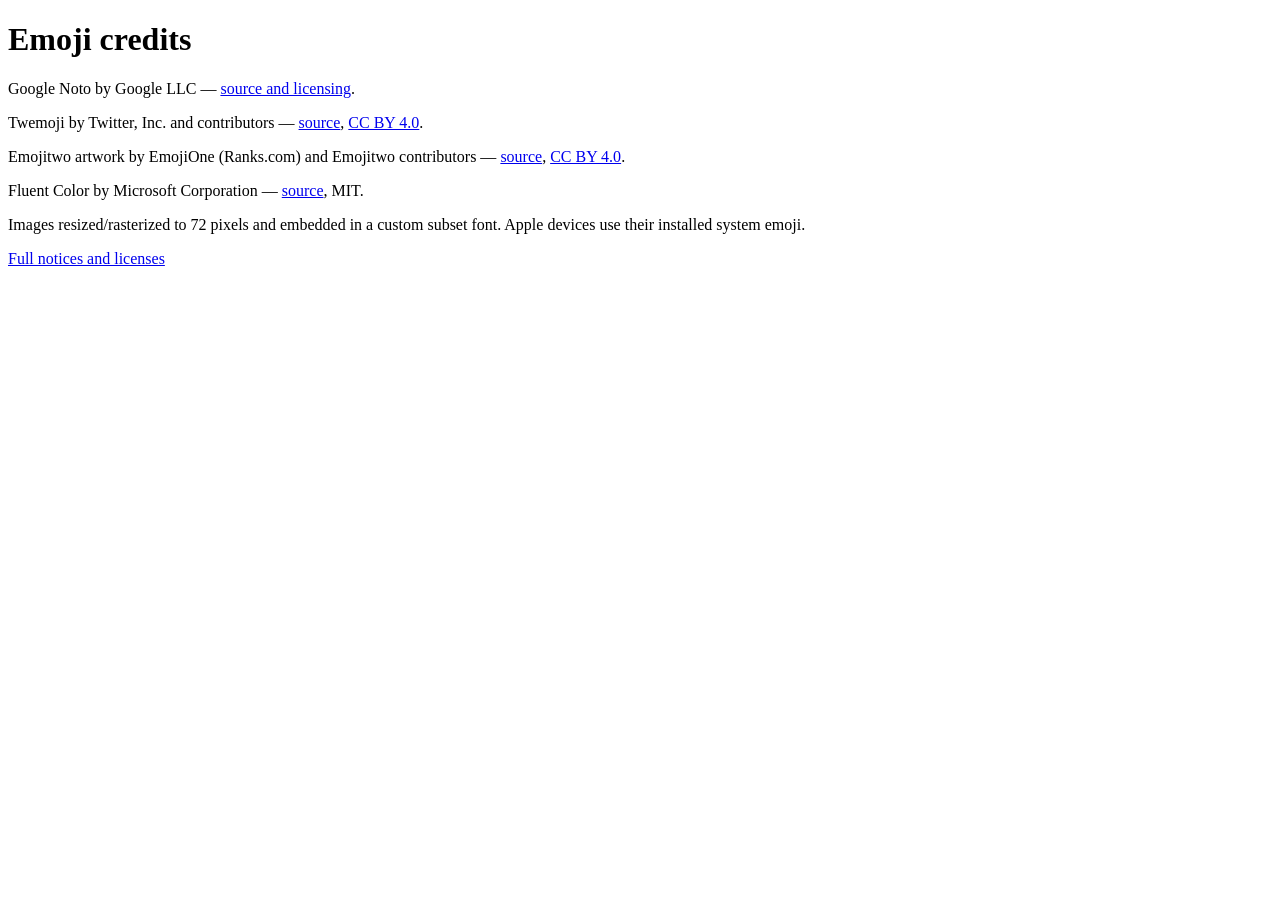
<file: docs/assets/attribution.html>
<!doctype html><html lang="en"><meta charset="utf-8"><meta name="viewport" content="width=device-width"><title>XPorter emoji credits</title><body><h1>Emoji credits</h1><p>Google Noto by Google LLC — <a href="https://github.com/googlefonts/noto-emoji">source and licensing</a>.</p><p>Twemoji by Twitter, Inc. and contributors — <a href="https://github.com/jdecked/twemoji">source</a>, <a href="https://creativecommons.org/licenses/by/4.0/">CC BY 4.0</a>.</p><p>Emojitwo artwork by EmojiOne (Ranks.com) and Emojitwo contributors — <a href="https://github.com/EmojiTwo/emojitwo">source</a>, <a href="https://creativecommons.org/licenses/by/4.0/">CC BY 4.0</a>.</p><p>Fluent Color by Microsoft Corporation — <a href="https://github.com/microsoft/fluentui-emoji">source</a>, MIT.</p><p>Images resized/rasterized to 72 pixels and embedded in a custom subset font. Apple devices use their installed system emoji.</p><p><a href="emoji-notices.txt">Full notices and licenses</a></p></body></html>
</file>
<file: docs/assets/site.css>
@font-face {
  font-family: 'Manrope';
  font-style: normal;
  font-weight: 400 800;
  font-display: swap;
  src: url(fonts/manrope-cyrillic.woff2) format('woff2');
  unicode-range: U+0301, U+0400-045F, U+0490-0491, U+04B0-04B1, U+2116;
}
@font-face {
  font-family: 'Manrope';
  font-style: normal;
  font-weight: 400 800;
  font-display: swap;
  src: url(fonts/manrope-latin-ext.woff2) format('woff2');
  unicode-range: U+0100-02BA, U+02BD-02C5, U+02C7-02CC, U+02CE-02D7, U+02DD-02FF, U+0304, U+0308, U+0329, U+1D00-1DBF, U+1E00-1E9F, U+1EF2-1EFF, U+2020, U+20A0-20AB, U+20AD-20C0, U+2113, U+2C60-2C7F, U+A720-A7FF;
}
@font-face {
  font-family: 'Manrope';
  font-style: normal;
  font-weight: 400 800;
  font-display: swap;
  src: url(fonts/manrope-latin.woff2) format('woff2');
  unicode-range: U+0000-00FF, U+0131, U+0152-0153, U+02BB-02BC, U+02C6, U+02DA, U+02DC, U+0304, U+0308, U+0329, U+2000-206F, U+20AC, U+2122, U+2191, U+2193, U+2212, U+2215, U+FEFF, U+FFFD;
}
:root {
  color-scheme: dark;
  --bg: #101722; --surface: #172231; --text-primary: #f1f5fa;
  --text-secondary: #b4c0d0; --text-muted: #97a8bd; --accent: #83c1ff;
  --accent-glow: #83c1ff20; --glass-bg: #ffffff05; --glass-bg-2: #ffffff08;
  --glass-border: #d4e7ff22; --glass-border-strong: #d4e7ff38; --maxw: 1180px;
}
:root[data-theme="light"] {
  color-scheme: light;
  --bg: #f8fafc; --surface: #edf2f8; --text-primary: #182537;
  --text-secondary: #536276; --text-muted: #5f7086; --accent: #0868c5;
  --accent-glow: #0868c512; --glass-bg: #102e4e04; --glass-bg-2: #102e4e07;
  --glass-border: #132e4b1c; --glass-border-strong: #132e4b35;
}
* { box-sizing: border-box; margin: 0; padding: 0; }
html { scroll-behavior: smooth; scroll-padding-top: 96px; }
body { background: var(--bg); color: var(--text-primary); font: 400 16px/1.65 Manrope, system-ui, sans-serif; -webkit-font-smoothing: antialiased; }
[hidden] { display: none !important; }
a { color: inherit; text-decoration: none; }
button, select { font: inherit; }
button, summary, select { cursor: pointer; }
a, button, select, summary { -webkit-tap-highlight-color: transparent; }
:focus-visible { outline: 3px solid var(--accent); outline-offset: 5px; }
.wrap { width: 100%; max-width: var(--maxw); margin-inline: auto; padding-inline: 32px; }
.skip-link { position: fixed; top: 10px; left: 20px; z-index: 100; padding: 10px 20px; background: var(--surface); transform: translateY(-160%); }
.skip-link:focus { transform: none; }
nav { position: sticky; top: 0; z-index: 20; background: var(--bg); border-bottom: 1px solid var(--glass-border); }
.nav-inner { height: 76px; display: flex; align-items: center; gap: 32px; }
.brand { display: inline-flex; align-items: center; gap: 9px; font-size: 23px; font-weight: 800; letter-spacing: -.8px; white-space: nowrap; }
.bolt { display: inline-flex; color: #ffcc22; }
.bolt svg { fill: currentColor; }
.nav-links { display: flex; gap: 21px; margin-inline: auto; }
.nav-links a { color: var(--text-secondary); font-size: 12px; white-space: nowrap; }
a:hover { color: var(--accent); }
.nav-tools { display: flex; gap: 10px; align-items: center; margin-inline-start: auto; }
.lang-select, .icon-btn { height: 36px; color: var(--text-secondary); background: var(--surface); border: 1px solid var(--glass-border); border-radius: 8px; }
.lang-select { font-size: 12px; padding: 0 7px; max-width: 106px; }
.icon-btn { width: 36px; display: grid; place-items: center; }
.sun, [data-theme="light"] .moon { display: none; }
[data-theme="light"] .sun { display: block; }
.btn { display: inline-flex; gap: 9px; align-items: center; justify-content: center; padding: 13px 21px; border-radius: 9px; font-size: 14px; line-height: 1.5; font-weight: 700; transition: background .15s, box-shadow .15s; }
.btn-primary { background: #1478d5; color: #fff; border: 1px solid #3898ee; }
.btn-primary:hover { color: #fff; background: #086bc6; box-shadow: 0 4px 18px #1376d329; }
.btn-ghost { color: var(--text-secondary); }
.nav-tools .btn { font-size: 12px; padding: 9px 13px; }
.hero { display: grid; grid-template-columns: minmax(0, 1.17fr) minmax(0, 1fr); align-items: center; gap: 52px; padding-top: 60px; padding-bottom: 56px; }
.hero > * { min-width: 0; }
.pill { display: inline-block; color: var(--accent); font-size: 11px; font-weight: 700; letter-spacing: .025em; margin-bottom: 23px; }
.pill .bolt { display: none; }
.hero h1 { font-size: clamp(42px, 5.15vw, 66px); line-height: 1.08; font-weight: 800; letter-spacing: -.055em; }
.hero h1 .grad { color: var(--accent); }
:lang(ru) .hero h1 { font-size: clamp(40px, 4.5vw, 57px); }
.hero .lead { font-size: 17px; line-height: 1.8; max-width: 49ch; margin: 24px 0; color: var(--text-secondary); }
.hero-cta { display: flex; flex-wrap: wrap; align-items: center; gap: 5px; }
.hero-note { max-width: 47ch; font-size: 12px; color: var(--text-muted); margin-top: 15px; }
.release-note { font-size: 10px; letter-spacing: .025em; color: var(--accent); margin-top: 28px; }
.trust { display: flex; flex-wrap: wrap; gap: 5px 15px; margin-top: 15px; font-size: 11px; color: var(--text-secondary); }
.trust .dot { color: var(--accent); font-size: 10px; }
.language-note { margin-top: 14px; font-size: 12px; color: var(--text-secondary); }
section { padding-block: 64px; }
.detail-section, #how, #faq { border-top: 1px solid var(--glass-border); }
.section-head { max-width: 720px; margin-bottom: 32px; }
.eyebrow { display: block; color: var(--accent); font-size: 10px; font-weight: 700; letter-spacing: .13em; text-transform: uppercase; margin-bottom: 12px; }
h2 { font-size: clamp(30px, 3.4vw, 42px); line-height: 1.2; letter-spacing: -.04em; font-weight: 800; }
.section-head p { max-width: 68ch; margin-top: 16px; font-size: 15px; color: var(--text-secondary); }
.steps { display: grid; grid-template-columns: repeat(4, minmax(0, 1fr)); gap: 28px; counter-reset: step; }
.step { border-top: 1px solid var(--glass-border-strong); padding-top: 20px; }
.step-top { margin-bottom: 18px; }
.step .num { font: 500 26px/1 ui-monospace, monospace; color: var(--accent); }
.step .num::before { counter-increment: step; content: '0' counter(step); }
.step-ico { display: none; }
.step h3 { font-size: 16px; margin-bottom: 10px; line-height: 1.4; }
.step p { font-size: 13px; color: var(--text-secondary); }
#privacy { padding-top: 10px; }
.privacy-box { display: grid; grid-template-columns: 42px .85fr 1.3fr; gap: 24px; align-items: start; padding: 32px; background: var(--surface); border: 1px solid var(--glass-border); border-radius: 14px; }
.shield { color: var(--accent); padding-top: 5px; }
.privacy-box h2 { font-size: 30px; }
.privacy-copy { min-width: 0; }
.privacy-copy p { font-size: 14px; color: var(--text-secondary); }
.privacy-copy > a { display: inline-block; font-size: 12px; margin-top: 18px; color: var(--accent); }
.privacy-detail { margin-top: 15px; }
.privacy-detail summary { font-size: 12px; font-weight: 700; }
.privacy-detail p { margin-top: 12px; font-size: 12px; }
.final { display: grid; grid-template-columns: 1fr auto; align-items: center; gap: 10px 32px; border-top: 1px solid var(--glass-border); padding-block: 46px; }
.final h2 { font-size: 34px; }
.final p { color: var(--text-secondary); font-size: 14px; }
.final .btn { grid-column: 2; grid-row: 1 / 3; }
footer { border-top: 1px solid var(--glass-border); padding: 30px 0 24px; }
.foot-inner { display: flex; align-items: start; gap: 44px; }
.foot-links { display: flex; flex-wrap: wrap; gap: 12px 20px; padding-top: 8px; }
.foot-links a { font-size: 11px; color: var(--text-secondary); }
.foot-links a:hover { color: var(--accent); }
.disclaimer { color: var(--text-muted); font-size: 10px; margin-top: 25px; max-width: 105ch; }
@media (max-width: 1050px) { .nav-links { gap: 14px; } .nav-links a[href="#privacy"], .nav-links a[href="#formats"] { display: none; } .hero { gap: 30px; } }
@media (max-width: 800px) {
 .nav-links { display: none; } .hero { grid-template-columns: minmax(0,1fr) minmax(0,.8fr); gap: 24px; padding-block: 40px; }
 .hero h1, :lang(ru) .hero h1 { font-size: 43px; } .hero .lead { font-size: 15px; }
 .steps { grid-template-columns: repeat(2, minmax(0,1fr)); }
 .privacy-box { grid-template-columns: 35px 1fr; } .privacy-copy { grid-column: 2; }
 .final { grid-template-columns: 1fr; } .final .btn { grid-column: 1; grid-row: auto; justify-self: start; margin-top: 12px; }
}
@media (max-width: 600px) {
 .wrap { padding-inline: 22px; } .nav-inner { height: 65px; gap: 12px; } .brand { font-size: 21px; } .nav-tools .btn { display: none; }
 .hero { grid-template-columns: 1fr; gap: 38px; } .hero h1, :lang(ru) .hero h1 { font-size: clamp(38px, 8.4vw, 50px); }
 .hero-cta .btn { padding-inline: 16px; font-size: 13px; } .hero .lead { font-size: 16px; }
 .release-note { margin-top: 20px; } .trust { font-size: 10px; gap: 5px 10px; }
 section { padding-block: 42px; } .section-head { margin-bottom: 26px; } h2 { font-size: 32px; }
 .privacy-box { padding: 22px; gap: 14px; } .privacy-box h2 { font-size: 27px; } .privacy-copy { grid-column: 1 / -1; }
 .foot-inner { display: block; } .foot-links { margin-top: 20px; }
 .final h2 { font-size: 30px; }
}
@media (max-width: 380px) { .steps { grid-template-columns: 1fr; gap: 24px; } .lang-select { max-width: 91px; } }
@media (prefers-reduced-motion: reduce) { html { scroll-behavior: auto; } *, *::before, *::after { animation: none !important; transition: none !important; } }
    /* ---------- public growth trajectory ---------- */
    #growth { border-top: 1px solid var(--glass-border); scroll-margin-top: 68px; }
    .growth-intro { display: grid; grid-template-columns: minmax(0, 1.15fr) minmax(280px, .85fr); gap: 48px; align-items: end; }
    .growth-intro .section-head { margin-bottom: 0; }
    .growth-disclosure { max-width: 46ch; padding: 0 0 5px 18px; border-left: 1px solid var(--glass-border-strong); color: var(--text-muted); font-size: 12.5px; line-height: 1.7; }
    .growth-disclosure strong { color: var(--text-secondary); font-weight: 700; }
    .growth-kpis { display: grid; grid-template-columns: repeat(4, 1fr); margin-top: 30px; border-top: 1px solid var(--glass-border); border-bottom: 1px solid var(--glass-border); }
    .growth-kpi { min-width: 0; padding: 18px 20px 20px; border-right: 1px solid var(--glass-border); }
    .growth-kpi:last-child { border-right: 0; }
    .growth-kpi span { display: block; color: var(--text-muted); font-size: 11px; letter-spacing: .06em; text-transform: uppercase; }
    .growth-kpi strong { display: block; margin-top: 5px; font-size: clamp(23px, 3vw, 32px); line-height: 1.1; letter-spacing: -1.2px; font-variant-numeric: tabular-nums; }
    .growth-kpi small { display: block; margin-top: 7px; color: var(--text-muted); font-size: 11px; line-height: 1.45; }
    .growth-panel { margin-top: 26px; padding: 22px 22px 18px; border: 1px solid var(--glass-border); border-radius: 16px; background: rgba(255,255,255,.018); }
    :root[data-theme="light"] .growth-panel { background: rgba(255,255,255,.34); }
    .growth-toolbar { display: flex; align-items: flex-start; justify-content: space-between; gap: 20px; margin-bottom: 16px; }
    .growth-toolbar h3 { font-size: 15px; font-weight: 700; }
    .growth-toolbar p { margin-top: 3px; color: var(--text-muted); font-size: 11.5px; }
    .horizon-switch { display: inline-flex; flex: none; padding: 3px; border: 1px solid var(--glass-border); border-radius: 9px; }
    .horizon-switch button, .model-toggle { appearance: none; border: 0; color: var(--text-muted); background: transparent; font: inherit; cursor: pointer; transition: color .2s, background .2s, transform .1s; }
    .horizon-switch button { padding: 7px 11px; border-radius: 6px; font-size: 11.5px; font-weight: 700; }
    .horizon-switch button[aria-pressed="true"] { color: var(--text-primary); background: var(--glass-bg-2); }
    .horizon-switch button:active, .model-toggle:active { transform: scale(.97); }
    .growth-chart-wrap { position: relative; min-height: 360px; }
    #growthChart { display: block; width: 100%; height: auto; overflow: visible; }
    .chart-grid { stroke: var(--glass-border); stroke-width: 1; vector-effect: non-scaling-stroke; }
    .chart-axis-label { fill: var(--text-muted); font: 11px "Manrope", sans-serif; }
    .chart-history, .chart-ensemble, .chart-model { fill: none; vector-effect: non-scaling-stroke; stroke-linecap: round; stroke-linejoin: round; }
    .chart-history { stroke: var(--text-primary); stroke-width: 2.3; }
    .chart-ensemble { stroke: var(--accent); stroke-width: 2.5; }
    .chart-model { stroke: var(--text-secondary); stroke-width: 1.35; opacity: .58; }
    .chart-model[data-model="power"] { stroke-dasharray: 7 5; }
    .chart-model[data-model="gompertz"] { stroke-dasharray: 2 5; }
    .chart-band { fill: var(--accent); opacity: .1; }
    .chart-divider { stroke: var(--glass-border-strong); stroke-width: 1; stroke-dasharray: 4 5; vector-effect: non-scaling-stroke; }
    .chart-now-dot { fill: var(--accent); stroke: var(--text-primary); stroke-width: 2; vector-effect: non-scaling-stroke; }
    .growth-legend { display: flex; flex-wrap: wrap; gap: 7px 16px; margin-top: 8px; }
    .legend-item, .model-toggle { display: inline-flex; align-items: center; gap: 7px; color: var(--text-muted); font-size: 11.5px; }
    .legend-line { width: 20px; height: 2px; background: var(--text-primary); }
    .legend-line.forecast { background: var(--accent); }
    .legend-band { width: 20px; height: 9px; background: var(--accent-glow); border: 1px solid var(--accent); opacity: .7; }
    .model-toggle { padding: 3px 0; }
    .model-toggle::before { content: ""; width: 16px; height: 0; border-top: 1px dashed var(--text-muted); }
    .model-toggle[aria-pressed="true"] { color: var(--text-primary); }
    .model-toggle[aria-pressed="false"] { opacity: .46; }
    .growth-methods { display: grid; grid-template-columns: repeat(3, 1fr); align-items: start; gap: 0; margin-top: 18px; border-top: 1px solid var(--glass-border); border-bottom: 1px solid var(--glass-border); }
    .growth-method { min-width: 0; border-right: 1px solid var(--glass-border); }
    .growth-method:last-child { border-right: 0; }
    .growth-method summary { display: grid; grid-template-columns: minmax(0, 1fr) 18px; align-items: center; gap: 12px; min-height: 66px; padding: 12px 16px; list-style: none; cursor: pointer; transition: background .2s; }
    .growth-method summary::-webkit-details-marker { display: none; }
    .growth-method summary:hover { background: var(--glass-bg); }
    .growth-method h3 { font-size: 13px; font-weight: 700; }
    .growth-method-simple { margin-top: 2px; overflow: hidden; color: var(--text-muted); font-size: 11.5px; line-height: 1.45; text-overflow: ellipsis; white-space: nowrap; }
    .growth-method-chevron { width: 8px; height: 8px; border-right: 1.5px solid var(--text-muted); border-bottom: 1.5px solid var(--text-muted); transform: rotate(45deg) translate(-2px, -2px); transition: transform .2s, border-color .2s; }
    .growth-method[open] .growth-method-chevron { border-color: var(--accent); transform: rotate(225deg) translate(-1px, -1px); }
    .growth-method-detail { padding: 13px 16px 16px; border-top: 1px solid var(--glass-border); animation: method-in .2s ease-out both; }
    @keyframes method-in { from { opacity: 0; transform: translateY(-4px); } to { opacity: 1; transform: none; } }
    .growth-formula { margin: 0 0 9px; overflow-x: auto; color: var(--accent); font-family: ui-monospace, SFMono-Regular, Menlo, monospace; font-size: 11.5px; white-space: nowrap; }
    .growth-method-detail p { color: var(--text-muted); font-size: 11.5px; line-height: 1.6; }
    .growth-method-stats { margin-top: 8px; }
    .growth-method strong { color: var(--text-secondary); font-variant-numeric: tabular-nums; }
    .growth-note { margin: 12px 0 0; color: var(--text-muted); font-size: 11.5px; line-height: 1.65; }
    .growth-error { display: none; padding: 38px 20px; color: var(--text-secondary); text-align: center; }

/* Product imagery, data reference and progressive disclosure. */
.product-preview { margin: 0; }
.product-stage { position: relative; min-height: 524px; border: 1px solid var(--glass-border); border-radius: 18px; background: var(--surface); padding: 46px 28px 28px; display: flex; justify-content: center; }
.stage-label { position: absolute; top: 17px; left: 24px; font-size: 9px; font-weight: 700; letter-spacing: .14em; color: var(--text-muted); }
.product-window { width: 263px; overflow: hidden; border-radius: 12px; border: 1px solid var(--glass-border-strong); box-shadow: 0 18px 34px #00000024; }
.product-window img { display: block; width: 100%; height: auto; }
.product-light, [data-theme="light"] .product-dark { display: none !important; }
[data-theme="light"] .product-light { display: block !important; }
.output-slip { position: absolute; bottom: 26px; right: -13px; display: flex; align-items: center; gap: 13px; padding: 15px 18px; border-radius: 11px; border: 1px solid var(--glass-border-strong); background: var(--bg); box-shadow: 0 8px 32px #00000018; }
.output-check { display: grid; place-items: center; width: 32px; height: 38px; border-radius: 5px; color: var(--accent); background: var(--accent-glow); font-size: 22px; }
.output-slip strong { display: block; font: 500 12px ui-monospace, monospace; }
.output-slip div span { display: block; margin-top: 5px; color: var(--text-muted); font-size: 10px; }
.output-extension { font: 500 9px ui-monospace, monospace; color: var(--accent); margin-left: 8px; }
.product-preview figcaption { font-size: 10px; color: var(--text-muted); margin: 13px 4px 0; }
.data-cards { display: grid; grid-template-columns: repeat(3,minmax(0,1fr)); gap: 20px; }
.data-cards article { display: flex; flex-direction: column; border: 1px solid var(--glass-border); background: var(--glass-bg); border-radius: 12px; padding: 25px; }
.data-index { font: 500 10px ui-monospace, monospace; letter-spacing: .04em; color: var(--accent); }
.data-cards h3 { font-size: 22px; line-height: 1.3; letter-spacing: -.025em; margin: 24px 0 13px; }
.data-cards p { font-size: 13px; color: var(--text-secondary); margin-bottom: 24px; }
.data-fields { display: flex; flex-wrap: wrap; gap: 5px; margin-top: auto; }
.data-fields span { font: 400 10px ui-monospace, monospace; padding: 4px 7px; border-radius: 4px; color: var(--text-muted); background: var(--glass-bg-2); }
.export-controls { display: grid; grid-template-columns: repeat(3,minmax(0,1fr)); gap: 36px; margin-top: 30px; padding: 0 4px; }
.export-controls h3 { font-size: 13px; margin-bottom: 8px; }
.export-controls p { font-size: 12px; color: var(--text-secondary); }
.editorial-note { font-size: 11px; color: var(--text-muted); border-left: 2px solid var(--glass-border-strong); padding-left: 12px; margin-top: 28px; max-width: 110ch; }
.format-grid { display: grid; grid-template-columns: repeat(4,minmax(0,1fr)); gap: 28px; }
.format-card { border-top: 1px solid var(--glass-border-strong); padding-top: 22px; }
.format-extension { color: var(--accent); font: 500 25px ui-monospace, monospace; }
.format-card h3 { font-size: 15px; margin: 17px 0 10px; }
.format-card p { font-size: 13px; color: var(--text-secondary); }
#faq { display: grid; grid-template-columns: .7fr 1.3fr; gap: 60px; }
.faq-grid details { border-top: 1px solid var(--glass-border); }
.faq-grid details:last-child { border-bottom: 1px solid var(--glass-border); }
.faq-grid summary { display: flex; align-items: center; justify-content: space-between; gap: 20px; list-style: none; padding: 20px 0; font-size: 14px; font-weight: 700; line-height: 1.5; }
.faq-grid summary::-webkit-details-marker, .growth-archive > summary::-webkit-details-marker { display: none; }
.faq-grid summary::after { content: '+'; font-size: 23px; font-weight: 400; color: var(--accent); flex-shrink: 0; }
.faq-grid details[open] summary::after { content: '−'; }
.faq-grid p { color: var(--text-secondary); font-size: 13px; padding: 0 30px 22px 0; }
#growth { padding-block: 0; border: 0; }
.growth-archive { border-top: 1px solid var(--glass-border); }
.growth-archive > summary { display: flex; justify-content: space-between; gap: 20px; list-style: none; padding-block: 23px; font-size: 12px; color: var(--text-secondary); }
.growth-archive > summary::after { content: '↓'; color: var(--accent); }
.growth-archive[open] > summary::after { content: '↑'; }
.archive-content { padding: 20px 0 42px; }
.growth-intro { grid-template-columns: 1.2fr .8fr; gap: 36px; }
.growth-intro h2 { font-size: 30px; }
.growth-note a { text-decoration: underline; text-underline-offset: 3px; }
@media (max-width: 920px) {
 .data-cards { gap: 12px; } .data-cards article { padding: 20px; } .data-cards h3 { font-size: 20px; }
 .format-grid { grid-template-columns: repeat(2,minmax(0,1fr)); }
 #faq { gap: 32px; } .product-stage { padding-inline: 20px; } .output-slip { right: -8px; padding: 12px; }
 .growth-intro, .growth-methods { grid-template-columns: 1fr; }
 .growth-method { border-right: 0; border-bottom: 1px solid var(--glass-border); }
 .growth-kpis { grid-template-columns: 1fr 1fr; } .growth-kpi:nth-child(2) { border-right: 0; }
}
@media (max-width: 600px) {
 .product-preview { width: 100%; max-width: 400px; margin-inline: auto; }
 .product-stage { min-height: 0; padding: 45px 26px 48px; } .product-window { width: 250px; }
 .output-slip { right: 10px; bottom: 22px; } .output-extension { display: none; }
 .data-cards { grid-template-columns: 1fr; } .data-cards article { padding: 23px; } .data-cards h3 { margin-top: 16px; }
 .export-controls { grid-template-columns: 1fr; gap: 22px; } .export-controls h3 { margin-bottom: 5px; }
 #faq { display: block; } .faq-grid summary { font-size: 14px; }
 .growth-toolbar { align-items: stretch; flex-direction: column; gap: 12px; }
 .growth-chart-wrap { overflow-x: auto; } #growthChart { min-width: 680px; }
 .growth-panel { padding: 15px 10px; }
}
@media (max-width: 380px) { .format-grid { gap: 22px 17px; } .format-card h3 { font-size: 13px; } .format-card p { font-size: 12px; } }
</file>
<file: docs/assets/emoji.css>
/* Native Apple on Apple platforms. Selected local artwork elsewhere.
   Noto (Google), Twemoji (Twitter and contributors), Emojitwo (EmojiOne/Ranks.com
   and contributors), Fluent Color (Microsoft). Sources and licenses are in
   THIRD_PARTY_NOTICES and the emoji attribution notice. No runtime CDN calls. */
@font-face {
  font-family: 'XPorter UI Emoji';
  src: url('ui-emoji.woff2') format('woff2');
  font-weight: 100 900;
  font-style: normal;
  font-display: block;
  /* Keep artwork at text size; baseline placement is built into the font. */
  size-adjust: 100%;
  unicode-range: U+26A0, U+27A1, U+1F1E6-1F1FF, U+1F310, U+1F465, U+1F4DD, U+1F516;
}

html[data-emoji-platform="bundled"] :is(.lang-current-flag, .lang-option-flag, .emoji-copy) {
  font-family: 'XPorter UI Emoji', -apple-system, BlinkMacSystemFont, 'Segoe UI', 'Inter', 'Noto Sans', Helvetica, Arial, sans-serif;
}
</file>
<file: popup/popup.css>
/* XPorter Popup — Styles */
/* Neutral utility surfaces; dark by default, light via .light. */

:root {
  /* Dark glass theme (default) */
  --bg-primary: rgba(255, 255, 255, 0.08);
  --bg-secondary: rgba(255, 255, 255, 0.06);
  --bg-secondary-rgb: 25, 39, 52;
  --bg-tertiary: rgba(255, 255, 255, 0.04);
  --bg-hover: rgba(255, 255, 255, 0.12);
  --text-primary: #FFFFFF;
  --text-secondary: rgba(255, 255, 255, 0.74);
  --text-muted: rgba(255, 255, 255, 0.55);
  --accent: #60B8FF;
  --accent-hover: #8DCFFF;
  --accent-glow: rgba(96, 184, 255, 0.2);
  --success: #00BA7C;
  --warning: #FFD166;
  --danger: #F4212E;
  --border: rgba(255, 255, 255, 0.18);
  --input-bg: rgba(255, 255, 255, 0.07);
  --control-hover-bg: rgba(255, 255, 255, 0.24);
  --control-hover-shadow: 0 6px 18px rgba(6, 10, 28, 0.42);
  /* Shadows tinted with the deep-navy backdrop instead of pure black — reads
     more like real glass casting onto a colored surface. */
  --shadow: rgba(7, 11, 30, 0.35);
  --radius: 12px;
  --radius-sm: 8px;

  /* Glass-specific tokens */
  --glass-bg: rgba(255, 255, 255, 0.06);
  --glass-border: rgba(255, 255, 255, 0.20);
  --glass-border-strong: rgba(255, 255, 255, 0.34);
  --glass-blur: 24px;
  /* Edge refraction: bright top hairline + faint dark bottom hairline so glass
     panels catch light on one edge and fall into shadow on the other. */
  --glass-inner-glow: inset 0 1px 0 0 rgba(255, 255, 255, 0.16);
  --glass-edge: inset 0 1px 0 0 rgba(255, 255, 255, 0.18), inset 0 -1px 0 0 rgba(7, 11, 30, 0.22);
  --glass-shadow: 0 10px 34px rgba(6, 10, 28, 0.46), 0 2px 8px rgba(6, 10, 28, 0.30);
  /* Contained shadow for in-flow cards (e.g. the export-status panel): a tight
     ambient shadow that stays close to the card instead of bleeding down onto
     the action buttons that sit right below it. */
  --card-shadow: 0 2px 8px rgba(6, 10, 28, 0.30);

  /* Per-topic icon accents (About "How XPorter works" rows) */
  --ic-green: #00BA7C;
  --ic-blue: #60B8FF;
  --ic-purple: #A78BFA;
  --ic-cyan: #22D3EE;
  --ic-amber: #FFC94D;
  --ic-pink: #F472B6;
  --ic-teal: #2DD4BF;
}

/* ========== LIGHT THEME ========== */
body.light {
  --bg-primary: rgba(255, 255, 255, 0.45);
  --bg-secondary: rgba(255, 255, 255, 0.32);
  --bg-secondary-rgb: 247, 249, 250;
  --bg-tertiary: rgba(255, 255, 255, 0.20);
  --bg-hover: rgba(255, 255, 255, 0.55);
  --text-primary: rgba(0, 0, 0, 0.90);
  --text-secondary: rgba(0, 0, 0, 0.66);
  --text-muted: rgba(0, 0, 0, 0.50);
  --accent: #0A6FDB;
  --accent-hover: #0860C0;
  --accent-glow: rgba(10, 111, 219, 0.22);
  --success: #00BA7C;
  --warning: #F59E0B;
  --danger: #F4212E;
  --border: rgba(0, 0, 0, 0.18);
  /* Opaque neutral controls keep the same white over every gradient stop. */
  --control-bg: #f4f5fa;
  --input-bg: var(--control-bg);
  --control-hover-bg: #ffffff;
  --control-hover-shadow: 0 6px 18px rgba(30, 41, 89, 0.18);
  --shadow: rgba(30, 41, 89, 0.16);

  --glass-bg: rgba(255, 255, 255, 0.32);
  --glass-border: rgba(0, 0, 0, 0.16);
  --glass-border-strong: rgba(0, 0, 0, 0.26);
  --glass-blur: 28px;
  --glass-inner-glow: inset 0 1px 0 0 rgba(255, 255, 255, 0.70);
  --glass-edge: inset 0 1px 0 0 rgba(255, 255, 255, 0.75), inset 0 -1px 0 0 rgba(30, 41, 89, 0.10);
  --glass-shadow: 0 10px 34px rgba(30, 41, 89, 0.16), 0 2px 8px rgba(30, 41, 89, 0.10);
  --card-shadow: 0 2px 8px rgba(30, 41, 89, 0.12);

  /* Per-topic icon accents — darker fills for light backgrounds */
  --ic-green: #059669;
  --ic-blue: #0A6FDB;
  --ic-purple: #7C3AED;
  --ic-cyan: #0891B2;
  --ic-amber: #B45309;
  --ic-pink: #DB2777;
  --ic-teal: #0D9488;
}

/* Force light theme overrides for elements that use explicit colors */
body.light .header {
  border-bottom-color: var(--border);
}

body.light .tab {
  color: var(--text-secondary);
}

body.light .tab.active {
  color: var(--accent);
  background: rgba(10, 111, 219, 0.08);
}

body.light .select {
  background-image: url("data:image/svg+xml,%3Csvg xmlns='http://www.w3.org/2000/svg' width='12' height='12' viewBox='0 0 12 12'%3E%3Cpath fill='%23536471' d='M6 8L1 3h10z'/%3E%3C/svg%3E");
}

body.light .date-row input[type="date"]::-webkit-calendar-picker-indicator {
  filter: none;
}

/* Dark theme: invert the native calendar icon so it isn't dark-on-dark. */
.date-row input[type="date"]::-webkit-calendar-picker-indicator {
  filter: invert(0.8);
}

body.light .progress-fill {
  box-shadow: 0 0 8px rgba(29, 155, 240, 0.3);
}

body.light .footer {
  border-top-color: var(--border);
}

/* ========== GLASS EFFECTS (always active) ========== */
/* Apple-style frosted glass, displacement blur, inner glow borders */

/* Glass mode: Main popup container */
.popup {
  display: flex;
  flex-direction: column;
  background: var(--glass-bg) !important;
  backdrop-filter: blur(var(--glass-blur)) saturate(1.6) brightness(1.05);
  -webkit-backdrop-filter: blur(var(--glass-blur)) saturate(1.6) brightness(1.05);
  border: 1px solid var(--glass-border);
  box-shadow: var(--glass-shadow), var(--glass-inner-glow);
  position: relative;
  z-index: 1;
}

/* Glass header */
.header {
  background: rgba(255, 255, 255, 0.04);
  border-bottom: 1px solid var(--glass-border);
  backdrop-filter: blur(12px);
  -webkit-backdrop-filter: blur(12px);
}

body.light .header {
  background: rgba(255, 255, 255, 0.20);
}

/* Glass tabs */
.tabs {
  border-bottom: 1px solid var(--glass-border);
  background: rgba(4, 10, 26, 0.34);
}

body.light .tabs {
  background: rgba(255, 255, 255, 0.12);
}

/* Tab hover — clearly brighter (whiten) in both themes, matching the rest of
   the controls. Tabs are navigation, so they brighten but do NOT lift. */
.tab:hover {
  background: rgba(255, 255, 255, 0.14);
  color: var(--text-primary);
}

body.light .tab:hover {
  background: rgba(255, 255, 255, 0.55);
  color: var(--text-primary);
}

/* Active tab — accent-tinted cell + a centered, rounded, glowing indicator
   bar (replaces the old flat full-width underline for a fresher look). */
.tab.active {
  color: var(--accent);
  background: rgba(96, 184, 255, 0.10);
}

.tab.active::after {
  content: '';
  position: absolute;
  left: 50%;
  bottom: 0;
  transform: translateX(-50%);
  width: 24px;
  height: 3px;
  border-radius: 3px 3px 0 0;
  background: var(--accent);
  box-shadow: 0 0 8px var(--accent-glow);
}

.account-card {
  min-height: 58px;
  padding: 9px 11px;
  display: flex;
  align-items: center;
  gap: 10px;
  font-family: -apple-system, BlinkMacSystemFont, "Segoe UI", Roboto, Helvetica, Arial, sans-serif;
  -webkit-font-smoothing: antialiased;
  border-radius: var(--radius-sm);
  background: linear-gradient(135deg, rgba(96, 184, 255, 0.12), rgba(255, 255, 255, 0.05));
  border: 1px solid rgba(96, 184, 255, 0.28);
  box-shadow: var(--glass-edge), 0 8px 22px rgba(14, 38, 74, 0.16);
}

body.light .account-card {
  background: linear-gradient(135deg, rgba(255, 255, 255, 0.60), rgba(255, 255, 255, 0.68));
  border-color: rgba(0, 0, 0, 0.16);
  box-shadow: var(--glass-inner-glow), 0 4px 14px rgba(14, 38, 74, 0.10);
}

.account-card--editable {
  transition: border-color 0.15s ease-out, box-shadow 0.15s ease-out,
    background-color 0.15s ease-out;
}

.account-card--editable:focus-within {
  border-color: var(--accent);
  box-shadow: 0 0 0 3px var(--accent-glow), var(--glass-inner-glow);
}

.account-card--editable.is-invalid {
  border-color: var(--danger);
  box-shadow: 0 0 0 3px color-mix(in srgb, var(--danger) 22%, transparent),
    var(--glass-inner-glow);
}

.account-avatar {
  width: 38px;
  height: 38px;
  min-width: 38px;
  max-width: 38px;
  min-height: 38px;
  max-height: 38px;
  aspect-ratio: 1;
  flex: 0 0 38px;
  display: grid;
  place-items: center;
  overflow: hidden;
  border-radius: 50%;
  font-size: calc(19px * var(--text-scale, 1));
  background: rgba(96, 184, 255, 0.14);
  outline: 1px solid oklch(1 0 0 / 0.10);
  outline-offset: -1px;
}

body.light .account-avatar {
  outline-color: oklch(0 0 0 / 0.10);
}

.account-avatar img {
  width: 100%;
  height: 100%;
  object-fit: cover;
}

.account-copy {
  flex: 1 1 auto;
  min-width: 0;
  display: flex;
  flex-direction: column;
  gap: 2px;
}

#targetAccountCopy {
  gap: 1px;
}

.account-copy > strong,
.account-name {
  overflow: hidden;
  color: var(--text-primary);
  font-size: calc(14px * var(--text-scale, 1));
  font-weight: 600;
  line-height: 1.25;
  text-overflow: ellipsis;
  white-space: nowrap;
}

#targetAccountName {
  color: var(--text-secondary);
  font-size: calc(14px * var(--text-scale, 1));
  font-weight: 500;
  line-height: 1.2;
}

.account-meta {
  min-width: 0;
  display: flex;
  align-items: center;
  gap: 6px;
  color: var(--text-secondary);
  font-size: calc(12px * var(--text-scale, 1));
}

#bookmarksAccountHandle {
  overflow: hidden;
  text-overflow: ellipsis;
  white-space: nowrap;
  direction: ltr;
  unicode-bidi: isolate;
}

.account-meta--input {
  width: 100%;
  min-height: 29px;
  gap: 0;
  padding: 4px 6px 4px 7px;
  border-radius: 6px;
  background: rgba(4, 12, 31, 0.22);
  box-shadow: inset 0 0 0 1px rgba(255, 255, 255, 0.09);
  cursor: text;
  transition: background-color 0.15s ease-out, box-shadow 0.15s ease-out;
}

.account-meta--input:hover {
  background: rgba(4, 12, 31, 0.32);
  box-shadow: inset 0 0 0 1px rgba(126, 201, 255, 0.22);
}

.account-meta--input:focus-within {
  background: rgba(4, 12, 31, 0.38);
  box-shadow:
    inset 0 0 0 1px rgba(126, 201, 255, 0.5),
    0 0 0 2px rgba(96, 184, 255, 0.11);
}

body.light .account-meta--input {
  background: rgba(255, 255, 255, 0.62);
  box-shadow: inset 0 0 0 1px rgba(15, 55, 88, 0.16);
}

body.light .account-meta--input:hover {
  background: rgba(255, 255, 255, 0.66);
  box-shadow: inset 0 0 0 1px rgba(10, 111, 219, 0.28);
}

body.light .account-meta--input:focus-within {
  background: rgba(255, 255, 255, 0.78);
  box-shadow:
    inset 0 0 0 1px rgba(10, 111, 219, 0.5),
    0 0 0 2px rgba(10, 111, 219, 0.1);
}

.account-input-prefix {
  flex: 0 0 auto;
  color: var(--text-primary);
  font-size: calc(15px * var(--text-scale, 1));
  font-weight: 600;
  line-height: 1.3;
  letter-spacing: -0.01em;
  user-select: none;
}

.account-meta--input input {
  flex: 1 1 auto;
  min-width: 0;
  padding: 0;
  border: 0;
  outline: 0;
  background: transparent;
  color: var(--text-primary);
  font-family: inherit;
  font-size: calc(15px * var(--text-scale, 1));
  font-weight: 600;
  line-height: 1.3;
  letter-spacing: -0.01em;
  caret-color: var(--accent);
  direction: ltr;
  unicode-bidi: plaintext;
}

.account-meta--input input::placeholder {
  color: var(--text-muted);
  font-weight: 500;
}

.account-edit-icon {
  width: 16px;
  height: 16px;
  margin-inline-start: 6px;
  display: grid;
  flex: 0 0 16px;
  place-items: center;
  color: var(--text-muted);
  opacity: 0.76;
  pointer-events: none;
  transition: color 0.15s ease-out, opacity 0.15s ease-out;
}

.account-edit-icon svg {
  display: block;
}

.account-meta--input:hover .account-edit-icon,
.account-meta--input:focus-within .account-edit-icon {
  color: var(--accent);
  opacity: 1;
}

.account-owner-badge {
  flex: 0 0 auto;
  padding: 2px 7px;
  border-radius: 999px;
  color: #06223a;
  background: var(--accent);
  font-size: calc(10px * var(--text-scale, 1));
  font-weight: 700;
  line-height: 1.35;
}

body.light .account-owner-badge {
  color: #fff;
}

.field-error {
  margin-top: 5px;
  color: var(--danger);
  font-size: calc(11px * var(--text-scale, 1));
  font-weight: 600;
  line-height: 1.35;
}

/* Glass select */
.select {
  background-color: var(--input-bg);
  border: 1px solid var(--glass-border);
  box-shadow: var(--glass-edge);
  width: 100%;
  padding: 10px 12px;
  border-radius: var(--radius-sm);
  color: var(--text-primary);
  font-size: calc(14px * var(--text-scale, 1));
  font-family: inherit;
  outline: none;
  cursor: pointer;
  appearance: none;
  -webkit-appearance: none;
  background-image: url("data:image/svg+xml,%3Csvg xmlns='http://www.w3.org/2000/svg' width='12' height='12' viewBox='0 0 12 12'%3E%3Cpath fill='%238899A6' d='M6 8L1 3h10z'/%3E%3C/svg%3E");
  background-repeat: no-repeat;
  background-position: right 12px center;
  transition: background-color 0.2s, border-color 0.2s, box-shadow 0.2s, transform 0.2s;
}

/* Glass select — light specific */
body.light .select {
  border: 1px solid rgba(0, 0, 0, 0.16);
  box-shadow: var(--glass-inner-glow), 0 2px 6px rgba(0, 0, 0, 0.06);
}

/* RTL: move the chevron to the leading (left) edge and pad that side so it
   doesn't sit under the right-aligned label. */
[dir="rtl"] .select {
  background-position: left 12px center;
  padding-left: 30px;
  padding-right: 12px;
}

/* Glass small inputs */
.input-small {
  background: var(--input-bg);
  border: 1px solid var(--glass-border);
  box-shadow: var(--glass-inner-glow);
  width: 50px;
  padding: 8px;
  border-radius: var(--radius-sm);
  color: var(--text-primary);
  font-size: calc(14px * var(--text-scale, 1));
  font-family: inherit;
  text-align: center;
  outline: none;
  transition: border-color 0.2s, box-shadow 0.2s, background-color 0.2s;
}

body.light .input-small {
  border: 1px solid rgba(0, 0, 0, 0.16);
  box-shadow: var(--glass-inner-glow), 0 1px 4px rgba(0, 0, 0, 0.06);
}

.input-small:focus {
  border-color: var(--accent);
}

/* Glass export status — status content first, compact contextual actions in a
   separate row below it. Keeping the progress bar full-width makes the state
   easier to scan and avoids a large square action dominating the card. */
.export-status {
  background: var(--glass-bg);
  border: 1px solid var(--glass-border);
  /* Contained ambient shadow — keeps the panel grounded without bleeding its
     drop shadow onto the action buttons below it. */
  box-shadow: var(--card-shadow), var(--glass-edge);
  backdrop-filter: blur(16px);
  -webkit-backdrop-filter: blur(16px);
  padding: 14px;
  border-radius: var(--radius);
  /* Match the 8px rhythm of the .actions button stack below so the gap above
     the Resume row equals the gap between the buttons. */
  margin-bottom: 8px;
  display: grid;
  /* One column that never grows past the card: a wide child (the Resume row
     in long locales or large text) must shrink instead of pushing every
     action beyond the card edge. */
  grid-template-columns: minmax(0, 1fr);
  align-items: stretch;
  gap: 12px;
}

.status-info {
  width: 100%;
  min-width: 0;
}

.status-action-stack {
  display: grid;
  grid-template-columns: minmax(0, 1fr);
  gap: 8px;
  width: 100%;
  min-width: 0;
}

/* A single action fills its row, without a vacant leading column. */
.status-action-stack.running-actions {
  display: grid;
}

.status-action-stack.txt-actions {
  grid-template-columns: repeat(2, minmax(0, 1fr));
}

.status-action-stack.txt-actions .btn-status-action {
  gap: 5px;
  padding-inline: 10px;
  font-size: calc(12px * var(--text-scale, 1));
}

.btn.btn-status-action {
  flex-direction: row;
  gap: 7px;
  min-width: 0;
  min-height: 44px;
  padding: 10px 14px;
  font-size: calc(13px * var(--text-scale, 1));
  font-weight: 600;
  line-height: 1.2;
  border-radius: var(--radius-sm);
}

.status-action-stack.running-actions .btn-status-action {
  width: 100%;
  min-width: 104px;
  max-width: 100%;
}

.btn.btn-status-action span {
  min-width: 0;
  text-align: center;
  overflow-wrap: break-word;
  hyphens: auto;
  -webkit-hyphens: auto;
}

.btn.btn-status-action svg {
  width: 18px;
  height: 18px;
  flex-shrink: 0;
}

/* Glass buttons */
.btn-primary {
  background: linear-gradient(135deg, #1D9BF0 0%, #148CDC 50%, #28AAFF 100%);
  border: 1px solid rgba(29, 155, 240, 0.7);
  box-shadow: 0 4px 16px rgba(29, 155, 240, 0.30), var(--glass-inner-glow);
  color: #fff;
}

.btn-primary:hover {
  background: linear-gradient(135deg, rgba(56, 175, 255, 1) 0%, rgba(40, 160, 245, 1) 50%, rgba(80, 190, 255, 1) 100%);
  box-shadow: 0 6px 24px rgba(29, 155, 240, 0.55), 0 0 22px rgba(96, 184, 255, 0.50), var(--glass-edge);
  transform: translateY(-1px);
}

body.light .btn-primary {
  background: linear-gradient(135deg, #0A6FDB 0%, #0879E8 50%, #2B8FF0 100%);
  border: 1px solid rgba(8, 96, 192, 0.6);
  box-shadow: 0 4px 16px rgba(10, 111, 219, 0.35), 0 2px 4px rgba(0, 0, 0, 0.12);
  text-shadow: 0 1px 2px rgba(0, 0, 0, 0.20);
  color: #fff;
}

body.light .btn-primary:hover {
  background: linear-gradient(135deg, #2B8FF0 0%, #1E86EE 50%, #46A0FF 100%);
  box-shadow: 0 6px 24px rgba(10, 111, 219, 0.50), 0 0 20px rgba(43, 143, 240, 0.45), 0 2px 6px rgba(0, 0, 0, 0.12);
  transform: translateY(-1px);
}

.btn-primary:disabled {
  opacity: 0.5;
  cursor: not-allowed;
}

.btn-danger {
  background: rgba(220, 38, 38, 0.78);
  border: 1px solid rgba(248, 113, 113, 0.5);
  box-shadow: 0 4px 16px rgba(220, 38, 38, 0.30), var(--glass-edge);
  color: #fff;
}

.btn-danger:hover {
  background: rgba(232, 50, 50, 0.96);
  box-shadow: 0 6px 24px rgba(220, 38, 38, 0.46), 0 0 20px rgba(244, 80, 80, 0.42), var(--glass-edge);
}

/* Warning / amber — the Download square button. Dark text for contrast on gold. */
.btn-warning {
  background: linear-gradient(135deg, #FFD45A 0%, #F5B73C 50%, #FFCB52 100%);
  border: 1px solid rgba(214, 158, 30, 0.6);
  box-shadow: 0 4px 16px rgba(214, 158, 30, 0.34), var(--glass-edge);
  color: #4a3500;
}

.btn-warning:hover {
  background: linear-gradient(135deg, #FFDE74 0%, #FFC44E 50%, #FFD968 100%);
  box-shadow: 0 6px 24px rgba(214, 158, 30, 0.46), 0 0 22px rgba(255, 203, 82, 0.5), var(--glass-edge);
}

/* Cool blue distinguishes Copy from the amber file download without adding a
   second loud accent to the status card. */
.btn-copy {
  background: linear-gradient(135deg, rgba(72, 164, 196, 0.88), rgba(48, 132, 170, 0.94));
  border: 1px solid rgba(137, 211, 230, 0.46);
  box-shadow: 0 4px 14px rgba(25, 100, 132, 0.30), var(--glass-edge);
  color: #f4fbff;
}

.btn-copy:hover {
  background: linear-gradient(135deg, rgba(86, 182, 211, 0.96), rgba(54, 145, 184, 0.98));
  box-shadow: 0 6px 20px rgba(25, 100, 132, 0.40), var(--glass-edge);
}

/* Status actions use restrained horizontal treatments instead of warning-like
   square tiles. Text and icons provide meaning in addition to color. */
.btn-status-action.btn-danger {
  background: rgba(244, 63, 78, 0.11);
  border: 1px solid rgba(255, 126, 137, 0.42);
  box-shadow: inset 0 1px 0 rgba(255, 255, 255, 0.06);
  color: #ff9ba4;
}

.btn-status-action.btn-danger:hover {
  background: rgba(244, 63, 78, 0.19);
  border-color: rgba(255, 142, 152, 0.68);
  box-shadow: 0 0 0 3px rgba(244, 63, 78, 0.12);
}

.btn-status-action.btn-warning {
  background: rgba(255, 209, 102, 0.12);
  border: 1px solid rgba(255, 209, 102, 0.38);
  box-shadow: inset 0 1px 0 rgba(255, 255, 255, 0.06);
  color: #ffe19b;
}

.btn-status-action.btn-warning:hover {
  background: rgba(255, 209, 102, 0.2);
  border-color: rgba(255, 218, 128, 0.65);
  box-shadow: 0 0 0 3px rgba(255, 209, 102, 0.11);
}

.btn-status-action.btn-copy {
  background: rgba(87, 191, 231, 0.11);
  border: 1px solid rgba(125, 211, 242, 0.34);
  box-shadow: inset 0 1px 0 rgba(255, 255, 255, 0.06);
  color: #b9ecff;
}

.btn-status-action.btn-copy:hover {
  background: rgba(87, 191, 231, 0.19);
  border-color: rgba(145, 222, 249, 0.58);
  box-shadow: 0 0 0 3px rgba(87, 191, 231, 0.1);
}

body.light .btn-status-action.btn-danger {
  background: rgba(190, 24, 42, 0.07);
  border-color: rgba(190, 24, 42, 0.28);
  box-shadow: none;
  color: #a8172d;
}

body.light .btn-status-action.btn-warning {
  background: rgba(255, 196, 61, 0.16);
  border-color: rgba(157, 105, 0, 0.3);
  box-shadow: none;
  color: #674500;
}

body.light .btn-status-action.btn-copy {
  background: rgba(10, 111, 173, 0.08);
  border-color: rgba(10, 111, 173, 0.25);
  box-shadow: none;
  color: #075d91;
}

.btn-secondary {
  background: rgba(255, 255, 255, 0.13);
  border: 1px solid rgba(255, 255, 255, 0.30);
  box-shadow: 0 2px 10px rgba(6, 10, 28, 0.30), var(--glass-edge);
  color: var(--text-primary);
}

body.light .btn-secondary {
  background: rgba(255, 255, 255, 0.68);
  border-color: rgba(0, 0, 0, 0.16);
  box-shadow: 0 2px 8px rgba(30, 41, 89, 0.12), var(--glass-edge);
}

/* Neutral control interaction is shared with choice rows and About panels
   in the surface rules below the appearance variants. */

.btn-ghost {
  background: transparent;
  color: var(--text-secondary);
  font-size: calc(13px * var(--text-scale, 1));
  padding: 8px 16px;
}

.btn-ghost:hover {
  background: rgba(255, 255, 255, 0.06);
  color: var(--text-primary);
}

/* Remove number input spinners */
input[type="number"]::-webkit-inner-spin-button,
input[type="number"]::-webkit-outer-spin-button {
  -webkit-appearance: none;
  margin: 0;
}

input[type="number"] {
  -moz-appearance: textfield;
  appearance: textfield;
}

/* Resume row */
.resume-row {
  display: flex;
  /* Too narrow for count, label and button (large text, long locales):
     the button takes its own full-width line instead of leaving the card. */
  flex-wrap: wrap;
  align-items: center;
  gap: 8px;
  min-width: 0;
}

.result-actions { min-width: 0; }

.replies-fallback-actions {
  display: grid;
  gap: 8px;
}

.replies-fallback-actions .btn {
  width: 100%;
}

.input-resume {
  width: 70px;
  padding: 10px 12px;
  border-radius: var(--radius-sm);
  border: 1px solid rgba(255, 255, 255, 0.28);
  background: rgba(255, 255, 255, 0.10);
  box-shadow: var(--glass-edge);
  color: var(--text-primary);
  font-size: calc(14px * var(--text-scale, 1));
  font-weight: 600;
  font-family: inherit;
  text-align: center;
  transition: border-color 0.2s, box-shadow 0.2s, background-color 0.2s;
}

body.light .input-resume {
  border-color: rgba(0, 0, 0, 0.16);
  background: rgba(255, 255, 255, 0.62);
}

/* ============================================================
   TIER 3 — text inputs you type into (single source of truth).
   Username, cooldown numbers, custom quantity, resume count, date pickers.
   Hover: accent glow ring + a slight lighten, but NO lift — they're fields,
   not buttons. body.light copies are required for specificity (the light base
   rules would otherwise cancel the hover). */
.account-card--editable:hover,
.input-small:hover,
.input-resume:hover,
.date-row input[type="date"]:hover {
  border-color: var(--accent);
  box-shadow: 0 0 0 3px var(--accent-glow), var(--glass-edge);
  background-color: rgba(255, 255, 255, 0.14);
}

body.light .account-card--editable:hover,
body.light .input-small:hover,
body.light .input-resume:hover,
body.light .date-row input[type="date"]:hover {
  border-color: var(--accent);
  box-shadow: 0 0 0 3px var(--accent-glow), var(--glass-edge);
  background-color: rgba(255, 255, 255, 0.70);
}

.input-resume:focus {
  outline: none;
  border-color: var(--accent);
  box-shadow: 0 0 0 2px rgba(29, 155, 240, 0.2);
}

.resume-label {
  font-size: calc(13px * var(--text-scale, 1));
  color: var(--text-secondary);
  /* Wraps onto two lines before the row can overflow its card. */
  flex: 1 1 3.5em;
  min-width: 0;
  line-height: 1.25;
  overflow-wrap: break-word;
}

.btn-resume {
  flex: 1 0 auto;
  padding: 10px 16px;
}

.resume-play-icon {
  width: 18px;
  height: 18px;
  transform-origin: 48% 50%;
}

/* A saved stopped export is an occasional, actionable state. Let only the
   play glyph breathe so the native Resume button remains stable and readable. */
@media (prefers-reduced-motion: no-preference) {
  .resume-row.is-stopped .resume-play-icon {
    animation: resumePlayBreathe 2.6s cubic-bezier(0.2, 0, 0, 1) infinite;
  }
}

@keyframes resumePlayBreathe {
  0%,
  100% {
    opacity: 0.82;
    transform: translateX(0) scale(1);
  }

  50% {
    opacity: 1;
    transform: translateX(1px) scale(1.08);
  }
}

/* Glass progress bar */
.progress-bar {
  background: rgba(255, 255, 255, 0.06);
  height: 8px;
  border-radius: 4px;
  overflow: hidden;
  margin-bottom: 10px;
  position: relative;
}

/* The white 6% track is invisible on the light backdrop — darken it there. */
body.light .progress-bar {
  background: rgba(0, 0, 0, 0.10);
}

.progress-fill {
  height: 100%;
  background: linear-gradient(90deg,
      rgba(29, 155, 240, 0.65) 0%,
      rgba(96, 184, 255, 0.95) 35%,
      rgba(133, 207, 255, 1) 50%,
      rgba(96, 184, 255, 0.95) 65%,
      rgba(29, 155, 240, 0.65) 100%);
  background-size: 200% 100%;
  border-radius: 4px;
  width: 0%;
  transition: width 0.5s ease;
  position: relative;
  box-shadow: 0 0 10px rgba(96, 184, 255, 0.55);
  /* Continuously flow the gradient so the bar visibly shimmers while working. */
  animation: progressFlow 2.2s linear infinite;
}

.progress-fill::after {
  content: '';
  position: absolute;
  top: 0;
  left: 0;
  right: 0;
  bottom: 0;
  background: linear-gradient(90deg,
      transparent 0%,
      rgba(255, 255, 255, 0.55) 50%,
      transparent 100%);
  background-size: 200% 100%;
  animation: shine 1.5s infinite linear;
}

@keyframes shine {
  0% {
    background-position: 200% 0;
  }

  100% {
    background-position: -200% 0;
  }
}

@keyframes progressFlow {
  0% {
    background-position: 200% 0;
  }

  100% {
    background-position: 0% 0;
  }
}

.progress-fill.indeterminate {
  width: 100% !important;
  background: linear-gradient(90deg, transparent, var(--accent), #1DA1F2, transparent);
  background-size: 300% 100%;
  animation: indeterminate 1.5s infinite linear;
  box-shadow: none;
}

.progress-fill.indeterminate::after {
  display: none;
}

@keyframes indeterminate {
  0% {
    background-position: 100% 0;
  }

  100% {
    background-position: -100% 0;
  }
}

/* Any wait between requests: amber width advances from 0 to 100% over the
   exact wait duration, paired with the yellow countdown status. */
.progress-fill.cooldown {
  background: linear-gradient(90deg,
      rgba(245, 180, 40, 0.7) 0%,
      rgba(255, 209, 102, 1) 50%,
      rgba(245, 180, 40, 0.7) 100%);
  background-size: 200% 100%;
  box-shadow: 0 0 10px rgba(245, 180, 40, 0.55);
  animation: progressFlow 3.4s linear infinite;
}

.progress-fill.cooldown::after {
  display: none;
}

/* X's own rate limit is not ordinary pacing: the monochrome diagonal track
   stays unmistakable in both themes and the shield icon/text carry the same
   meaning without relying on color. */
.progress-fill.rate-limit {
  background: repeating-linear-gradient(
    135deg,
    #f7fbff 0 8px,
    #f7fbff 8px 12px,
    #243451 12px 20px
  );
  background-size: 28px 28px;
  box-shadow: 0 0 12px rgba(235, 245, 255, 0.42);
  animation: rateLimitStripe 1.4s linear infinite;
}

.progress-fill.rate-limit::after,
.progress-fill.safety-break::after {
  display: none;
}

/* A user-scheduled safety break has a calmer teal treatment so it cannot be
   confused with either the amber request spacing or X's striped rate limit. */
.progress-fill.safety-break {
  background: repeating-linear-gradient(
    135deg,
    #58e0d2 0 10px,
    #58e0d2 10px 14px,
    #187f85 14px 22px
  );
  background-size: 31px 31px;
  box-shadow: 0 0 12px rgba(88, 224, 210, 0.48);
  animation: safetyBreakStripe 2.2s linear infinite;
}

/* Stopped by the user: a static violet/slate fill. It preserves measured
   progress without borrowing the moving stripes used for X or safety waits. */
.progress-fill.stopped {
  background: linear-gradient(90deg, #56627d 0%, #8b7fd1 58%, #b8aef0 100%);
  background-size: 100% 100%;
  box-shadow: 0 0 10px rgba(184, 174, 240, 0.34);
  animation: none;
}

.progress-fill.stopped::after {
  display: none;
}

body.light .progress-fill.stopped {
  background: linear-gradient(90deg, #59647a 0%, #7767c2 58%, #907fd4 100%);
  box-shadow: 0 0 8px rgba(91, 72, 174, 0.24);
}

@keyframes rateLimitStripe {
  to { background-position: 28px 0; }
}

@keyframes safetyBreakStripe {
  to { background-position: 31px 0; }
}


/* Glass footer */
.footer {
  margin-block-start: auto;
  border-top: 1px solid var(--glass-border);
  background: rgba(255, 255, 255, 0.02);
  padding: 8px 16px;
  text-align: center;
  font-size: calc(11px * var(--text-scale, 1));
  color: var(--text-muted);
}

body.light .footer {
  background: rgba(255, 255, 255, 0.12);
}

.footer-separator {
  margin-left: 6px;
  opacity: 0.6;
}

.footer-date {
  margin-left: 6px;
  opacity: 0.7;
}

.custom-quantity-input {
  width: 100%;
  margin-top: 6px;
}

/* ========== Seen posts dataset ==========
   A compact collapsible row (same chrome as Export History via .history-field
   + .history-toggle); the old always-open card read as more important than
   the export history above it. */
.feed-db-live {
  margin-left: 2px;
  color: var(--accent);
  font-size: calc(12px * var(--text-scale, 1));
  font-weight: 700;
  font-variant-numeric: tabular-nums;
}

.feed-db-body {
  margin-top: 8px;
  padding: 10px 12px;
  border: 1px solid var(--glass-border);
  border-radius: var(--radius-sm);
  background: var(--glass-bg);
  box-shadow: var(--glass-edge);
}

.feed-db-description,
.feed-db-summary {
  margin: 5px 0 0;
  color: var(--text-muted);
  font-size: calc(12px * var(--text-scale, 1));
  line-height: 1.4;
}

.feed-db-summary {
  color: var(--text-secondary);
}

.feed-db-actions {
  display: grid;
  grid-template-columns: 1fr 1fr auto;
  gap: 6px;
  margin-top: 10px;
}

.feed-db-actions .btn {
  min-height: 34px;
  padding: 7px 9px;
  font-size: calc(12px * var(--text-scale, 1));
}

.feed-db-clear {
  color: var(--danger);
}

/* ========== Export History ========== */
.history-field {
  margin-top: 4px;
}

.history-toggle {
  display: flex;
  align-items: center;
  justify-content: space-between;
  width: 100%;
  background: var(--glass-bg);
  border: 1px solid var(--glass-border);
  border-radius: var(--radius-sm);
  padding: 10px 12px;
  color: var(--text-primary);
  font-size: calc(13px * var(--text-scale, 1));
  font-weight: 600;
  font-family: inherit;
  cursor: pointer;
  transition: background 0.2s, border-color 0.2s, transform 0.2s, box-shadow 0.2s;
  box-shadow: var(--glass-edge);
}

/* .history-toggle:hover is handled by the TIER 2 group rule above */

.history-toggle-left {
  display: flex;
  align-items: center;
  gap: 6px;
}

.history-chevron {
  transition: transform 0.3s ease;
  opacity: 0.6;
}

.history-chevron.open {
  transform: rotate(180deg);
  opacity: 1;
}

.history-list {
  margin-top: 8px;
  display: flex;
  flex-direction: column;
  gap: 6px;
  max-height: 320px;
  overflow-y: auto;
}

.history-empty {
  text-align: center;
  padding: 16px 8px;
  color: var(--text-muted);
  font-size: calc(13px * var(--text-scale, 1));
}

/* History card */
.history-card {
  display: flex;
  align-items: center;
  gap: 10px;
  background: var(--glass-bg);
  border: 1px solid var(--glass-border);
  border-radius: var(--radius-sm);
  padding: 10px;
  box-shadow: var(--glass-edge);
  position: relative;
  transition: border-color 0.2s;
}

.history-card:hover {
  border-color: var(--glass-border-strong);
}

.history-avatar {
  width: 36px;
  height: 36px;
  border-radius: 50%;
  object-fit: cover;
  border: 1px solid var(--glass-border);
  flex-shrink: 0;
  background: var(--bg-secondary);
}

.history-avatar-placeholder {
  width: 36px;
  height: 36px;
  border-radius: 50%;
  border: 1px solid var(--glass-border);
  flex-shrink: 0;
  background: var(--bg-secondary);
  display: flex;
  align-items: center;
  justify-content: center;
  color: var(--text-muted);
  font-size: calc(16px * var(--text-scale, 1));
  font-weight: 700;
}

.history-info {
  flex: 1;
  min-width: 0;
  overflow: hidden;
}

.history-name {
  font-size: calc(13px * var(--text-scale, 1));
  font-weight: 600;
  color: var(--text-primary);
  white-space: nowrap;
  overflow: hidden;
  text-overflow: ellipsis;
}

.history-handle {
  font-size: calc(11px * var(--text-scale, 1));
  color: var(--text-muted);
  white-space: nowrap;
  overflow: hidden;
  text-overflow: ellipsis;
}

.history-meta {
  font-size: calc(11px * var(--text-scale, 1));
  color: var(--text-secondary);
  margin-top: 2px;
  display: flex;
  align-items: center;
  gap: 4px;
  flex-wrap: wrap;
}

.history-meta .history-badge {
  display: inline-block;
  padding: 1px 5px;
  border-radius: 4px;
  font-size: calc(10px * var(--text-scale, 1));
  font-weight: 600;
  text-transform: uppercase;
  letter-spacing: 0.3px;
  background: rgba(96, 184, 255, 0.15);
  color: var(--accent);
}

.history-meta .history-partial-badge {
  background: rgba(255, 173, 31, 0.16);
  color: var(--warning);
  text-transform: none;
  letter-spacing: 0;
}

.history-actions {
  display: flex;
  align-items: center;
  gap: 4px;
  flex-shrink: 0;
}

.history-dl-btn {
  background: rgba(0, 186, 124, 0.2);
  border: 1px solid rgba(0, 186, 124, 0.4);
  color: var(--success);
  border-radius: 6px;
  padding: 5px 8px;
  cursor: pointer;
  display: flex;
  align-items: center;
  justify-content: center;
  transition: background 0.2s, transform 0.15s;
}

.history-dl-btn:hover {
  background: rgba(0, 186, 124, 0.35);
  transform: scale(1.08);
}

.history-del-btn {
  background: transparent;
  border: none;
  color: var(--text-muted);
  cursor: pointer;
  padding: 4px;
  border-radius: 4px;
  display: flex;
  align-items: center;
  justify-content: center;
  transition: color 0.2s, background 0.2s;
  opacity: 0;
}

.history-card:hover .history-del-btn,
.history-card:focus-within .history-del-btn,
.history-del-btn:focus-visible:where(body:not([data-input-modality="pointer"]) *) {
  opacity: 1;
}

.history-del-btn:hover {
  color: var(--danger);
  background: rgba(244, 33, 46, 0.1);
}

.history-clear-btn {
  display: flex;
  align-items: center;
  justify-content: center;
  gap: 4px;
  width: 100%;
  background: transparent;
  border: 1px dashed var(--glass-border);
  border-radius: var(--radius-sm);
  padding: 6px;
  color: var(--text-muted);
  font-size: calc(11px * var(--text-scale, 1));
  font-family: inherit;
  cursor: pointer;
  transition: color 0.2s, border-color 0.2s;
}

.history-clear-btn:hover {
  color: var(--danger);
  border-color: var(--danger);
}


/* Sign-in prerequisite: use the same neutral surface as the form controls
   in every appearance, with the action highlighted instead of red body copy. */
.auth-warning {
  background: var(--input-bg);
  border: 1px solid var(--glass-border);
  box-shadow: var(--glass-edge);
  display: flex;
  align-items: center;
  gap: 8px;
  padding: 10px 12px;
  border-radius: var(--radius-sm);
  color: var(--text-primary);
  font-size: calc(13px * var(--text-scale, 1));
  line-height: 1.4;
  margin-bottom: 14px;
}

.auth-warning-icon {
  display: flex;
  flex: 0 0 auto;
  color: var(--accent);
}

.auth-warning > span:last-child {
  min-width: 0;
  overflow-wrap: anywhere;
}

.auth-warning a {
  color: var(--accent);
  font-weight: 600;
  text-decoration: underline;
  text-underline-offset: 3px;
}

.auth-warning a:hover {
  color: var(--accent-hover);
}

.auth-warning a:focus-visible:where(body:not([data-input-modality="pointer"]) *) {
  outline: 2px solid var(--accent);
  outline-offset: 2px;
  border-radius: 2px;
}

/* Specular highlight — Apple-style top edge glow */
.header::before {
  content: '';
  position: absolute;
  top: 0;
  left: 10%;
  right: 10%;
  height: 1px;
  background: linear-gradient(90deg,
      transparent,
      rgba(255, 255, 255, 0.3),
      rgba(255, 255, 255, 0.5),
      rgba(255, 255, 255, 0.3),
      transparent);
  pointer-events: none;
}

/* Checkbox / Toggle in glass mode */
.toggle-track {
  background: rgba(255, 255, 255, 0.12);
  border: 1px solid rgba(255, 255, 255, 0.22);
  box-shadow: inset 0 1px 3px rgba(0, 0, 0, 0.18), 0 1px 0 rgba(255, 255, 255, 0.06);
  position: relative;
  width: 38px;
  height: 22px;
  border-radius: 12px;
  transition: background 0.25s ease, border-color 0.25s ease, box-shadow 0.25s ease;
  flex-shrink: 0;
}

.toggle-input:checked+.toggle-track {
  background: linear-gradient(135deg, #3BA0F0, #60B8FF);
  border-color: rgba(96, 184, 255, 0.5);
  box-shadow: 0 0 14px var(--accent-glow), inset 0 1px 0 rgba(255, 255, 255, 0.25);
}

body.light .toggle-track {
  background: rgba(0, 0, 0, 0.10);
  border: 1px solid rgba(0, 0, 0, 0.18);
  box-shadow: inset 0 1px 3px rgba(0, 0, 0, 0.10), 0 1px 0 rgba(255, 255, 255, 0.40);
}

body.light .toggle-input:checked+.toggle-track {
  background: linear-gradient(135deg, #0A6FDB, #2B8FF0);
  border-color: rgba(8, 96, 192, 0.5);
  box-shadow: 0 0 12px rgba(10, 111, 219, 0.30), inset 0 1px 0 rgba(255, 255, 255, 0.20);
}

/* Ladybug toggle: the same switch, but red when on (to match the bug). */
.toggle-input:checked+.toggle-track--bug {
  background: linear-gradient(135deg, #e0392b, #f4584a);
  border-color: rgba(240, 88, 74, 0.55);
  box-shadow: 0 0 14px rgba(226, 59, 46, 0.45), inset 0 1px 0 rgba(255, 255, 255, 0.25);
}

body.light .toggle-input:checked+.toggle-track--bug {
  background: linear-gradient(135deg, #d32a1e, #ea4436);
  border-color: rgba(211, 42, 30, 0.5);
  box-shadow: 0 0 12px rgba(211, 42, 30, 0.30), inset 0 1px 0 rgba(255, 255, 255, 0.20);
}

/* Date inputs */
.date-row input[type="date"] {
  background: var(--input-bg);
  border: 1px solid var(--glass-border);
  box-shadow: var(--glass-inner-glow), 0 2px 6px rgba(0, 0, 0, 0.08);
  transition: border-color 0.2s, box-shadow 0.2s, background-color 0.2s;
  flex: 1;
  padding: 8px 10px;
  border-radius: var(--radius-sm);
  color: var(--text-primary);
  font-size: calc(13px * var(--text-scale, 1));
  font-family: inherit;
  outline: none;
}

.date-row input[type="date"]:focus {
  border-color: var(--accent);
  box-shadow: 0 0 0 3px var(--accent-glow), var(--glass-inner-glow);
}

body.light .date-row input[type="date"] {
  border: 1px solid rgba(0, 0, 0, 0.16);
  box-shadow: var(--glass-inner-glow), 0 2px 6px rgba(0, 0, 0, 0.06);
}

body.light .date-row input[type="date"]:focus {
  border-color: var(--accent);
  box-shadow: 0 0 0 3px var(--accent-glow), var(--glass-inner-glow);
}

/* ========== Gradient background ========== */
body {
  background:
    radial-gradient(ellipse at 20% 20%, rgba(59, 130, 246, 0.15) 0%, transparent 50%),
    radial-gradient(ellipse at 80% 80%, rgba(168, 85, 247, 0.12) 0%, transparent 50%),
    radial-gradient(ellipse at 50% 50%, rgba(14, 165, 233, 0.08) 0%, transparent 70%),
    linear-gradient(135deg, #0a1122 0%, #162033 50%, #0a1122 100%) !important;
  width: 350px;
  min-height: 200px;
  font-family: -apple-system, BlinkMacSystemFont, 'Segoe UI', Roboto, Helvetica, Arial, sans-serif;
  font-size: calc(14px * var(--text-scale, 1));
  color: var(--text-primary);
  overflow-x: hidden;
}

body.light {
  background:
    radial-gradient(ellipse at 20% 20%, rgba(59, 130, 246, 0.22) 0%, transparent 50%),
    radial-gradient(ellipse at 80% 80%, rgba(147, 51, 234, 0.18) 0%, transparent 50%),
    radial-gradient(ellipse at 50% 50%, rgba(14, 165, 233, 0.14) 0%, transparent 70%),
    linear-gradient(135deg, #7fa8dc 0%, #a88bc4 50%, #85b3d8 100%) !important;
}

/* ========== END GLASS MODE ========== */

* {
  margin: 0;
  padding: 0;
  box-sizing: border-box;
}

/* Header */
.header {
  display: flex;
  align-items: center;
  justify-content: space-between;
  padding: 14px 16px 10px;
  position: relative;
  z-index: 100;
}

.header-left {
  display: flex;
  align-items: center;
  gap: 8px;
}

.header-right {
  display: flex;
  align-items: center;
  gap: 4px;
}

.logo {
  display: flex;
  align-items: center;
  color: #ffd60a;
  --zap-glow: 8px;
  --zap-glow-hi: 13px;
  /* Glow colours are theme-aware. Dark theme: a warm yellow halo. Light theme:
     the bolt stays the same bright yellow, but a yellow glow would vanish on the
     pale background — so we add a crisp dark-indigo shadow tight around it plus a
     soft violet lift. That separates the yellow without changing its colour or
     drawing a literal outline. (--zap-extra may hold several drop-shadows.) */
  --zap-c1: rgba(255, 200, 36, 0.72);
  --zap-c2: rgba(255, 222, 92, 1);
  --zap-extra: drop-shadow(0 0 0 transparent);
  filter: drop-shadow(0 0 var(--zap-glow) var(--zap-c1)) var(--zap-extra);
  /* same periods as .about-icon so the two bolts flicker together
     (ladybug.js also re-syncs their phase when the About tab opens) */
  animation: zap-glow 5s ease-in-out infinite, zap-flicker 7s linear infinite;
}

body.light .logo,
body.light .about-icon {
  color: #ffd60a;
  /* A big, warm golden glow that actually reads on the pale background, plus a
     SOFT (wide, low-opacity) violet separation instead of a hard edge. */
  --zap-c1: rgba(255, 184, 24, 0.7);
  --zap-c2: rgba(255, 204, 48, 0.95);
  --zap-extra: drop-shadow(0 0 4px rgba(72, 46, 132, 0.42)) drop-shadow(0 2px 10px rgba(99, 70, 229, 0.3));
}

/* Larger glow radius on the light theme so the warm halo is clearly visible. */
body.light .logo,
body.light .about-icon { --zap-glow: 13px; --zap-glow-hi: 21px; }

/* Fill the bolt yellow (not just its outline) so it reads as a lit lightning. */
.logo svg path,
.about-icon svg path {
  fill: currentColor;
}

/* Lucide icon base */
.icon {
  display: inline-block;
  vertical-align: middle;
  flex-shrink: 0;
}

.icon-btn {
  margin-right: 2px;
}

.brand {
  font-family: 'Avenir Next', 'Avenir', 'Montserrat', 'Segoe UI', system-ui, sans-serif;
  font-size: calc(20px * var(--text-scale, 1));
  font-weight: 800;
  letter-spacing: -0.01em;
  background: linear-gradient(135deg, #4DA8FF, var(--accent) 55%, #1DA1F2);
  -webkit-background-clip: text;
  -webkit-text-fill-color: transparent;
  background-clip: text;
}

/* Lightning bolt: a slow, very gentle glow breathing, plus an occasional
   lightbulb-style flicker (quick power-off then a sharp snap back to full).
   Two animations on slightly different, non-synced periods read as natural. */
@keyframes zap-glow {
  0%, 100% { filter: drop-shadow(0 0 var(--zap-glow, 8px) var(--zap-c1, rgba(255, 200, 36, 0.72))) var(--zap-extra, drop-shadow(0 0 0 transparent)); }
  50% { filter: drop-shadow(0 0 var(--zap-glow-hi, 13px) var(--zap-c2, rgba(255, 222, 92, 1))) var(--zap-extra, drop-shadow(0 0 0 transparent)); }
}

@keyframes zap-flicker {
  0%, 37%, 100% { opacity: 1; }
  37.6% { opacity: 0.4; }
  38.2% { opacity: 1; }
  38.9% { opacity: 0.62; }
  39.5% { opacity: 1; }
  71% { opacity: 1; }
  71.5% { opacity: 0.3; }
  72% { opacity: 1; }
}

@media (prefers-reduced-motion: reduce) {
  .logo,
  .about-icon {
    animation: none !important;
  }
}

/* Theme toggle button */
.theme-toggle {
  background: none;
  border: 1px solid transparent;
  cursor: pointer;
  padding: 6px;
  border-radius: 50%;
  transition: all 0.2s;
  color: var(--text-secondary);
  display: flex;
  align-items: center;
  justify-content: center;
}

/* .theme-toggle hover is unified with .lang-btn below — same whiten + glow. */

/* Center the SVG itself without the inline text baseline's descender space. */
.theme-icon {
  display: flex;
  align-items: center;
  justify-content: center;
}

/* Header icon link (GitHub) — mirrors .theme-toggle exactly. */
.header-icon-btn {
  background: none;
  border: 1px solid transparent;
  cursor: pointer;
  padding: 6px;
  border-radius: 50%;
  transition: all 0.2s;
  color: var(--text-secondary);
  display: flex;
  align-items: center;
  justify-content: center;
}

.header-icon-btn:hover {
  background: rgba(255, 255, 255, 0.14);
  border-color: var(--accent);
  box-shadow: 0 0 0 3px var(--accent-glow);
  color: var(--text-primary);
}

body.light .header-icon-btn:hover {
  background: rgba(255, 255, 255, 0.72);
  border-color: var(--accent);
  box-shadow: 0 0 0 3px var(--accent-glow);
  color: var(--text-primary);
}

/* Language Selector */
.lang-selector {
  position: relative;
  z-index: 1000;
}

.lang-btn {
  display: flex;
  align-items: center;
  gap: 4px;
  background: none;
  border: 1px solid transparent;
  cursor: pointer;
  padding: 4px 8px;
  border-radius: 20px;
  transition: all 0.25s ease;
  color: var(--text-secondary);
  font-family: inherit;
  font-size: calc(12px * var(--text-scale, 1));
  font-weight: 600;
  letter-spacing: 0.5px;
}

/* Header icon buttons (language + theme) share one hover: whiten + accent
   border + soft glow ring, so they read identically. */
.lang-btn:hover,
.theme-toggle:hover {
  background: rgba(255, 255, 255, 0.14);
  border-color: var(--accent);
  box-shadow: 0 0 0 3px var(--accent-glow);
  color: var(--text-primary);
}

.lang-btn.active {
  background: rgba(96, 184, 255, 0.12);
  border-color: var(--accent);
  color: var(--accent);
}

body.light .lang-btn:hover,
body.light .theme-toggle:hover {
  background: rgba(255, 255, 255, 0.72);
  border-color: var(--accent);
  box-shadow: 0 0 0 3px var(--accent-glow);
  color: var(--text-primary);
}

body.light .lang-btn.active {
  background: rgba(10, 111, 219, 0.10);
  border-color: var(--accent);
}

.lang-flag {
  font-size: calc(16px * var(--text-scale, 1));
  line-height: 1;
}

.lang-code {
  text-transform: uppercase;
}

.lang-chevron {
  transition: transform 0.25s ease;
  opacity: 0.6;
}

.lang-btn.active .lang-chevron {
  transform: rotate(180deg);
  opacity: 1;
}

/* Language Dropdown */
.lang-dropdown {
  position: absolute;
  top: calc(100% + 6px);
  right: 0;
  min-width: 160px;
  width: max-content;
  background: rgba(30, 41, 59, 0.95);
  border: 1px solid var(--glass-border);
  border-radius: var(--radius);
  backdrop-filter: blur(24px) saturate(1.8);
  -webkit-backdrop-filter: blur(24px) saturate(1.8);
  box-shadow: var(--glass-shadow), var(--glass-inner-glow);
  z-index: 1000;
  overflow-x: hidden;
  overflow-y: auto;
  max-height: 320px;
  animation: langDropdownIn 0.2s ease;
  padding: 4px;
}

/* RTL: the selector lives on the left in RTL, so anchor the dropdown to the
   left edge (it was anchored right and opened off-screen — names got clipped). */
[dir="rtl"] .lang-dropdown {
  right: auto;
  left: 0;
}

body.light .lang-dropdown {
  background: rgba(255, 255, 255, 0.88);
  border: 1px solid rgba(0, 0, 0, 0.14);
  backdrop-filter: blur(24px) saturate(1.8);
  -webkit-backdrop-filter: blur(24px) saturate(1.8);
  box-shadow: 0 8px 32px rgba(0, 0, 0, 0.14), 0 2px 8px rgba(0, 0, 0, 0.10), var(--glass-inner-glow);
}

.lang-dropdown::-webkit-scrollbar {
  width: 4px;
}

.lang-dropdown::-webkit-scrollbar-track {
  background: transparent;
}

.lang-dropdown::-webkit-scrollbar-thumb {
  background: rgba(136, 153, 166, 0.3);
  border-radius: 4px;
}

.lang-dropdown::-webkit-scrollbar-thumb:hover {
  background: rgba(136, 153, 166, 0.5);
}

@keyframes langDropdownIn {
  from {
    opacity: 0;
    transform: translateY(-6px) scale(0.96);
  }

  to {
    opacity: 1;
    transform: translateY(0) scale(1);
  }
}

.lang-option {
  display: flex;
  align-items: center;
  gap: 10px;
  padding: 8px 12px;
  cursor: pointer;
  border-radius: var(--radius-sm);
  transition: all 0.15s ease;
  border: none;
  background: none;
  width: 100%;
  font-family: inherit;
  font-size: calc(13px * var(--text-scale, 1));
  color: var(--text-primary);
}

.lang-option:hover {
  background: rgba(96, 184, 255, 0.14);
  color: var(--text-primary);
}

body.light .lang-option:hover {
  background: rgba(10, 111, 219, 0.10);
  color: var(--text-primary);
}

/* Selected language: clearly the brightest, most-contrasted row — stronger
   tint, an inner accent ring, and an accent bar down the leading edge. */
.lang-option.active {
  background: rgba(96, 184, 255, 0.26);
  color: var(--accent);
  font-weight: 700;
  box-shadow: inset 0 0 0 1px rgba(96, 184, 255, 0.5), inset 3px 0 0 0 var(--accent);
}

body.light .lang-option.active {
  background: rgba(10, 111, 219, 0.16);
  box-shadow: inset 0 0 0 1px rgba(10, 111, 219, 0.4), inset 3px 0 0 0 var(--accent);
}

.lang-option-flag {
  font-size: calc(18px * var(--text-scale, 1));
  line-height: 1;
}

.lang-option-name {
  flex: 1;
  text-align: start;
}

.lang-option-check {
  opacity: 0;
  color: var(--accent);
  transition: opacity 0.15s ease;
}

.lang-option.active .lang-option-check {
  opacity: 1;
}

/* Tabs */
.tabs {
  display: flex;
  gap: 0;
}

.tab {
  flex: 1;
  padding: 10px;
  background: none;
  border: none;
  cursor: pointer;
  font-size: calc(16px * var(--text-scale, 1));
  transition: all 0.2s;
  color: var(--text-secondary);
  display: flex;
  align-items: center;
  justify-content: center;
  position: relative;
}

/* Tab content */
.tab-content {
  display: none;
  padding: 12px 16px;
  animation: fadeIn 0.2s ease;
}

.tab-content.active {
  display: block;
}

@keyframes fadeIn {
  from {
    transform: translateY(4px);
  }

  to {
    transform: translateY(0);
  }
}

/* Fields */
.field {
  margin-bottom: 9px;
}

.field-label {
  display: block;
  font-size: calc(13px * var(--text-scale, 1));
  color: var(--text-secondary);
  margin-bottom: 4px;
  font-weight: 500;
}

.field-label-row {
  position: relative;
  display: flex;
  align-items: center;
  gap: 8px;
  margin-bottom: 4px;
}

.field-label-row .field-label {
  margin-bottom: 0;
}

.post-selection-panel {
  margin-block-end: 12px;
  padding: 12px;
  border: 1px solid var(--glass-border);
  border-radius: var(--radius);
  background: rgba(255, 255, 255, 0.045);
  box-shadow: var(--glass-edge);
}

body.light .post-selection-panel {
  background: rgba(255, 255, 255, 0.34);
  border-color: rgba(0, 0, 0, 0.14);
}

.post-selection-panel.is-empty {
  border-color: rgba(244, 33, 46, 0.72);
  box-shadow: 0 0 0 3px rgba(244, 33, 46, 0.12), var(--glass-edge);
}

.post-selection-heading {
  display: flex;
  align-items: flex-start;
  justify-content: space-between;
  gap: 12px;
  margin-block-end: 10px;
}

.post-selection-heading h2 {
  margin: 0 0 2px;
  color: var(--text-primary);
  font-size: calc(14px * var(--text-scale, 1));
  line-height: 1.3;
}

.post-selection-heading p {
  margin: 0;
  color: var(--text-secondary);
  font-size: calc(11px * var(--text-scale, 1));
  line-height: 1.4;
}

.post-selection-count {
  flex: 0 0 auto;
  padding: 3px 7px;
  border: 1px solid var(--glass-border);
  border-radius: 999px;
  color: var(--accent);
  background: rgba(96, 184, 255, 0.1);
  font-size: calc(11px * var(--text-scale, 1));
  font-weight: 700;
}

.post-selection-list {
  display: grid;
  gap: 5px;
}

.post-choice {
  position: relative;
  display: grid;
  grid-template-columns: 20px minmax(0, 1fr);
  align-items: center;
  gap: 9px;
  min-height: 46px;
  padding: 7px 9px;
  border: 1px solid transparent;
  border-radius: 9px;
  cursor: pointer;
  background: rgba(255, 255, 255, 0.035);
  transition: background-color 0.18s ease, border-color 0.18s ease,
    box-shadow 0.18s ease;
}

body.light .post-choice {
  background: rgba(255, 255, 255, 0.60);
  border-color: rgba(0, 0, 0, 0.12);
  box-shadow: var(--glass-inner-glow), 0 2px 6px rgba(0, 0, 0, 0.06);
}

.post-choice:hover {
  border-color: var(--glass-border-strong);
  background: rgba(255, 255, 255, 0.08);
}

body.light .post-choice:hover {
  background: rgba(255, 255, 255, 0.76);
}

.post-choice input {
  position: absolute;
  inline-size: 1px;
  block-size: 1px;
  opacity: 0;
  pointer-events: none;
}

.post-choice-check {
  display: grid;
  place-items: center;
  inline-size: 18px;
  block-size: 18px;
  border: 1px solid var(--glass-border-strong);
  border-radius: 5px;
  background: var(--input-bg);
  box-shadow: var(--glass-inner-glow);
  transition: background-color 0.18s ease, border-color 0.18s ease,
    box-shadow 0.18s ease;
}

.post-choice input:checked + .post-choice-check {
  border-color: var(--accent);
  background: var(--accent);
  box-shadow: 0 0 0 3px var(--accent-glow);
}

.post-choice input:checked + .post-choice-check::after {
  content: "";
  inline-size: 8px;
  block-size: 4px;
  border-left: 2px solid #08223a;
  border-bottom: 2px solid #08223a;
  transform: translateY(-1px) rotate(-45deg);
}

body.light .post-choice input:checked + .post-choice-check::after {
  border-color: #ffffff;
}

[dir="rtl"] .post-choice input:checked + .post-choice-check::after {
  transform: translateY(-1px) rotate(-45deg);
}

.post-choice input:focus-visible:where(body:not([data-input-modality="pointer"]) *) + .post-choice-check {
  outline: 2px solid var(--text-primary);
  outline-offset: 2px;
}

.post-choice-copy {
  display: grid;
  min-width: 0;
  gap: 1px;
}

.post-choice-copy strong {
  color: var(--text-primary);
  font-size: calc(13px * var(--text-scale, 1));
  line-height: 1.25;
}

.post-choice-copy span {
  color: var(--text-secondary);
  font-size: calc(11px * var(--text-scale, 1));
  line-height: 1.35;
}

.post-type-choice {
  grid-template-columns: 30px minmax(0, 1fr) 18px;
  gap: 10px;
  min-height: 44px;
  padding-block: 8px;
  padding-inline: 10px;
}

.post-type-choice:has(input:checked) {
  border-color: rgba(111, 191, 255, 0.14);
  background: rgba(255, 255, 255, 0.055);
}

.post-type-choice:has(input:focus-visible:where(body:not([data-input-modality="pointer"]) *)) {
  outline: 2px solid var(--accent);
  outline-offset: 2px;
}

body.light .post-type-choice:has(input:checked) {
  border-color: rgba(36, 113, 177, 0.22);
  background: rgba(255, 255, 255, 0.64);
}

.post-type-icon {
  display: grid;
  place-items: center;
  inline-size: 28px;
  block-size: 28px;
  border: 0;
  background: transparent;
  opacity: 0.78;
}

.post-type-icon svg {
  display: block;
  inline-size: 28px;
  block-size: 28px;
}

.post-type-icon--original {
  color: #62b9ff;
}

.post-type-icon--quote {
  color: #c69aff;
}

.post-type-icon--reply {
  color: #ff8fbc;
}

.post-type-icon--repost {
  color: #68e2a1;
}

.post-type-icon--article {
  color: #ffb75e;
}

body.light .post-type-icon--original {
  color: #147ac1;
}

body.light .post-type-icon--quote {
  color: #7c3aed;
}

body.light .post-type-icon--reply {
  color: #c02669;
}

body.light .post-type-icon--repost {
  color: #18864b;
}

body.light .post-type-icon--article {
  color: #b85800;
}

.post-type-choice input:checked ~ .post-type-icon {
  opacity: 1;
}

.post-type-choice input:not(:checked) ~ .post-choice-copy,
.post-type-choice input:not(:checked) ~ .post-choice-check {
  opacity: 0.68;
}

.post-type-choice input:checked ~ .post-choice-check {
  border-color: var(--accent);
  background: var(--accent);
  box-shadow: 0 0 0 3px var(--accent-glow);
}

.post-type-choice input:checked ~ .post-choice-check::after {
  content: "";
  inline-size: 8px;
  block-size: 4px;
  border-left: 2px solid #08223a;
  border-bottom: 2px solid #08223a;
  transform: translateY(-1px) rotate(-45deg);
}

body.light .post-type-choice input:checked ~ .post-choice-check::after {
  border-color: #ffffff;
}

[dir="rtl"] .post-type-choice input:checked ~ .post-choice-check::after {
  transform: translateY(-1px) rotate(-45deg);
}

.post-type-choice input:focus-visible:where(body:not([data-input-modality="pointer"]) *) ~ .post-choice-check {
  outline: 2px solid var(--text-primary);
  outline-offset: 2px;
}

.post-selection-note,
.post-selection-error {
  margin: 9px 1px 0;
  font-size: calc(11px * var(--text-scale, 1));
  line-height: 1.4;
}

.post-selection-note {
  color: var(--text-secondary);
}

.post-selection-error {
  color: #ff9098;
  font-weight: 600;
}

body.light .post-selection-error {
  color: #b91c1c;
}

.output-format-note {
  margin: 6px 1px 0;
  color: var(--text-secondary);
  font-size: calc(11px * var(--text-scale, 1));
  line-height: 1.4;
}

.xlsx-photo-options {
  margin-block: 3px 12px;
  padding-block-start: 11px;
  border-block-start: 1px solid var(--border);
}

.xlsx-photo-options .post-selection-heading {
  margin-block-end: 7px;
  padding-inline: 1px;
}

.xlsx-photo-choice {
  grid-template-columns: 30px minmax(0, 1fr) 18px;
  gap: 9px;
  min-height: 60px;
  padding-block: 9px;
}

.xlsx-photo-icon {
  display: grid;
  place-items: center;
  inline-size: 28px;
  block-size: 28px;
  border: 0;
  background: transparent;
  opacity: 0.78;
}

.xlsx-photo-icon svg {
  display: block;
  inline-size: 28px;
  block-size: 28px;
}

.xlsx-photo-icon--links {
  color: #57c9ff;
}

.xlsx-photo-icon--embed {
  color: #cf8dff;
}

body.light .xlsx-photo-icon--links {
  color: #087aa9;
}

body.light .xlsx-photo-icon--embed {
  color: #7d31b3;
}

.xlsx-photo-choice input:checked ~ .xlsx-photo-icon {
  opacity: 1;
}

.xlsx-photo-choice input:not(:checked) ~ .post-choice-copy,
.xlsx-photo-choice input:not(:checked) ~ .post-choice-check {
  opacity: 0.7;
}

.xlsx-photo-choice--recommended {
  border-color: rgba(255, 212, 90, 0.28);
  background: rgba(255, 212, 90, 0.075);
  box-shadow: inset 0 0 0 1px rgba(255, 212, 90, 0.08),
    0 3px 12px rgba(255, 196, 61, 0.07);
}

.xlsx-photo-choice--recommended:hover {
  border-color: rgba(255, 212, 90, 0.48);
  background: rgba(255, 212, 90, 0.12);
}

body.light .xlsx-photo-choice--recommended {
  border-color: rgba(180, 112, 0, 0.28);
  background: rgba(255, 188, 46, 0.1);
  box-shadow: inset 0 0 0 1px rgba(180, 112, 0, 0.06),
    0 3px 12px rgba(125, 78, 0, 0.07);
}

body.light .xlsx-photo-choice--recommended:hover {
  border-color: rgba(160, 96, 0, 0.42);
  background: rgba(255, 188, 46, 0.16);
}

.xlsx-photo-choice-title {
  display: flex;
  align-items: center;
  flex-wrap: wrap;
  gap: 3px 6px;
  min-width: 0;
  color: var(--text-primary);
  font-size: calc(13px * var(--text-scale, 1));
  line-height: 1.25;
}

.post-choice-copy .xlsx-photo-recommended-badge {
  display: inline-flex;
  align-items: center;
  min-height: 16px;
  padding: 1px 7px;
  border-radius: 999px;
  color: #24324a;
  background: #ffd45a;
  box-shadow: 0 2px 8px rgba(255, 212, 90, 0.24);
  font-size: calc(9px * var(--text-scale, 1));
  font-weight: 800;
  line-height: 1.3;
  letter-spacing: 0.015em;
}

body.light .post-choice-copy .xlsx-photo-recommended-badge {
  color: #24324a;
  background: #ffd45a;
  box-shadow: 0 2px 7px rgba(125, 72, 0, 0.18);
}

.xlsx-photo-choice .post-choice-check {
  border-radius: 50%;
}

.xlsx-photo-choice input:checked ~ .post-choice-check {
  border-color: var(--accent);
  background: var(--accent);
  box-shadow: 0 0 0 3px var(--accent-glow);
}

.xlsx-photo-choice input:checked ~ .post-choice-check::after,
body.light .xlsx-photo-choice input:checked ~ .post-choice-check::after {
  content: "";
  inline-size: 6px;
  block-size: 6px;
  border: 0;
  border-radius: 50%;
  background: #08223a;
  transform: none;
}

body.light .xlsx-photo-choice input:checked ~ .post-choice-check::after {
  background: #ffffff;
}

[dir="rtl"] .xlsx-photo-choice input:checked ~ .post-choice-check::after {
  transform: none;
}

.xlsx-photo-choice input:focus-visible:where(body:not([data-input-modality="pointer"]) *) ~ .post-choice-check {
  outline: 2px solid var(--text-primary);
  outline-offset: 2px;
}

/* Quantity, Posts/Bookmarks, and User Lists are separate linear sections.
   Straight rules match the rest of Settings; the DOM scopes keep each speed
   adjacent to its own Scheduled breaks control. */
.settings-control-group {
  margin: 0;
  padding: 0 0 14px;
  border-block-end: 1px solid var(--border);
}

.settings-control-group > .field {
  margin-block-end: 0;
}

.settings-control-group + .settings-control-group {
  padding-block-start: 14px;
}

.settings-control-group + .about-settings-group {
  margin-block-start: 0;
  border-block-start: 0;
}

.mode-settings-group {
  margin-block-end: 13px;
  padding-block-end: 4px;
  border-block-end: 1px solid var(--border);
}

.mode-settings-heading {
  margin-block-end: 8px;
  color: var(--text-primary);
  font-size: calc(12px * var(--text-scale, 1));
  font-weight: 700;
  letter-spacing: 0.04em;
  text-transform: uppercase;
}

/* Keep the expensive About enrichment and its dependent controls legible as
   one settings group. The horizontal rules mark the group boundary; the
   logical inline inset keeps the child controls subordinate in both LTR/RTL. */
.about-settings-group {
  margin-block: 14px;
  padding-block: 12px;
  border-block: 1px solid var(--border);
}

.about-settings-toggle {
  margin-bottom: 0;
}

.about-settings-options {
  margin-block-start: 12px;
  margin-inline-start: 18px;
  padding-inline-start: 14px;
  border-inline-start: 2px solid var(--border);
}

.about-settings-options .field {
  margin-bottom: 12px;
}

.about-settings-options .field:last-child {
  margin-bottom: 0;
}

.about-retries-input {
  flex: 0 0 72px;
  width: 72px;
}

/* Full-popup confirmation for expensive or high-risk About settings. */
.risk-dialog-backdrop {
  position: fixed;
  inset: 0;
  z-index: 500;
  display: grid;
  place-items: center;
  padding: 16px;
  background: rgba(7, 11, 30, 0.58);
  backdrop-filter: blur(10px);
  -webkit-backdrop-filter: blur(10px);
  overscroll-behavior: contain;
}

.risk-dialog-card {
  width: 100%;
  max-height: calc(100vh - 32px);
  overflow-y: auto;
  padding: 18px;
  border: 1px solid var(--glass-border-strong);
  border-radius: 16px;
  background: rgba(26, 39, 72, 0.97);
  box-shadow: 0 20px 56px rgba(5, 9, 25, 0.62), var(--glass-inner-glow);
  color: var(--text-primary);
}

body.light .risk-dialog-backdrop {
  background: rgba(30, 41, 89, 0.30);
}

body.light .risk-dialog-card {
  background: rgba(255, 255, 255, 0.98);
  box-shadow: 0 20px 56px rgba(30, 41, 89, 0.28), var(--glass-inner-glow);
}

.risk-dialog-icon {
  margin-bottom: 8px;
  font-size: calc(30px * var(--text-scale, 1));
  line-height: 1;
}

.photo-permission-card {
  display: flex;
  flex-direction: column;
  padding: 20px;
  overflow: hidden;
}

.photo-permission-heading {
  display: flex;
  align-items: center;
  gap: 12px;
  min-width: 0;
  margin-block-end: 14px;
}

.photo-permission-icon {
  display: inline-flex;
  align-items: center;
  justify-content: center;
  flex-shrink: 0;
  width: 46px;
  height: 46px;
  border: 1px solid rgba(255, 209, 102, 0.42);
  border-radius: 13px;
  background: rgba(255, 209, 102, 0.12);
  color: var(--warning);
  box-shadow: inset 0 1px 0 rgba(255, 255, 255, 0.12);
}

body.light .photo-permission-icon {
  border-color: rgba(180, 83, 9, 0.30);
  background: rgba(245, 158, 11, 0.10);
}

.photo-permission-heading .risk-dialog-title {
  min-width: 0;
  margin: 0;
  overflow-wrap: anywhere;
}

.risk-dialog-title {
  margin: 0 0 10px;
  font-size: calc(18px * var(--text-scale, 1));
  line-height: 1.25;
}

.risk-dialog-body {
  margin: 0;
  color: var(--text-secondary);
  font-size: calc(13px * var(--text-scale, 1));
  line-height: 1.5;
  white-space: pre-line;
}

.photo-permission-body strong {
  color: var(--text-primary);
  font-weight: 700;
}

.photo-permission-card .photo-permission-heading,
.photo-permission-card .risk-dialog-actions {
  flex-shrink: 0;
}

.photo-permission-body {
  min-height: 0;
  overflow-y: auto;
  overscroll-behavior: contain;
  padding-inline-end: 8px;
  scrollbar-width: thin;
  scrollbar-color: var(--text-muted) transparent;
}

.photo-permission-body::-webkit-scrollbar {
  width: 4px;
}

.photo-permission-body::-webkit-scrollbar-track {
  background: transparent;
}

.photo-permission-body::-webkit-scrollbar-thumb {
  border-radius: 4px;
  background: var(--text-muted);
}

.photo-permission-card .risk-dialog-actions {
  flex-direction: row;
}

.photo-permission-card .risk-dialog-actions .btn {
  flex: 1;
  min-width: 0;
  width: auto;
  min-height: 48px;
  padding-inline: 8px;
  white-space: normal;
}

.risk-dialog-actions {
  display: flex;
  flex-direction: column;
  gap: 8px;
  margin-top: 16px;
}

.risk-dialog-actions .btn {
  width: 100%;
}

.risk-dialog-card:focus-visible:where(body:not([data-input-modality="pointer"]) *) {
  outline: 2px solid var(--accent);
  outline-offset: 3px;
}

.sr-only {
  position: absolute;
  width: 1px;
  height: 1px;
  padding: 0;
  margin: -1px;
  overflow: hidden;
  clip: rect(0, 0, 0, 0);
  white-space: nowrap;
  border: 0;
}

/* Toggle Switch */
.toggle-label {
  display: flex;
  align-items: center;
  gap: 10px;
  cursor: pointer;
  font-size: calc(14px * var(--text-scale, 1));
  color: var(--text-primary);
  user-select: none;
}

.toggle-input {
  position: absolute;
  opacity: 0;
  width: 0;
  height: 0;
  pointer-events: none;
}

.toggle-knob {
  position: absolute;
  top: 2px;
  left: 2px;
  width: 16px;
  height: 16px;
  background: #fff;
  border-radius: 50%;
  box-shadow: 0 1px 3px rgba(0, 0, 0, 0.25);
  transition: transform 0.25s cubic-bezier(0.4, 0, 0.2, 1);
}

.toggle-input:checked+.toggle-track .toggle-knob {
  transform: translateX(16px);
}

/* RTL: the knob rests on the inline-start (right) edge and travels left when
   checked — mirror of the LTR geometry above. */
[dir="rtl"] .toggle-knob {
  left: auto;
  right: 2px;
}

[dir="rtl"] .toggle-input:checked+.toggle-track .toggle-knob {
  transform: translateX(-16px);
}

/* TIER 4 — toggles (Date Range, Include retweets/replies, Auto-clear) share
   one hover: a clearly visible accent glow ring, in both themes. */
.toggle-label:hover .toggle-track {
  border-color: var(--accent);
  box-shadow: 0 0 0 3px var(--accent-glow), inset 0 1px 3px rgba(0, 0, 0, 0.18);
}

/* Date fields */
.date-toggle-row {
  position: relative;
  display: flex;
  align-items: center;
  gap: 8px;
}

.date-help {
  display: inline-flex;
  align-items: center;
  justify-content: center;
  width: 16px;
  height: 16px;
  border: 1px solid var(--border);
  border-radius: 50%;
  color: var(--text-secondary);
  font-size: calc(11px * var(--text-scale, 1));
  font-weight: 700;
  line-height: 1;
  cursor: help;
  outline: none;
}

.help-pop {
  display: none;
  position: absolute;
  left: 0;
  top: calc(100% + 8px);
  z-index: 30;
  width: min(300px, calc(100vw - 56px));
  padding: 10px 12px;
  border: 1px solid rgba(125, 190, 255, 0.38);
  border-radius: 8px;
  background: linear-gradient(135deg, rgba(21, 33, 56, 0.98), rgba(37, 43, 80, 0.98));
  backdrop-filter: blur(16px);
  -webkit-backdrop-filter: blur(16px);
  color: var(--text-primary);
  box-shadow: 0 14px 34px rgba(0, 0, 0, 0.46);
  font-size: calc(12px * var(--text-scale, 1));
  font-weight: 500;
  line-height: 1.5;
  text-align: start;
  opacity: 0;
  pointer-events: none;
  transform: translateY(-4px);
  transition: opacity 0.15s ease, transform 0.15s ease;
}

.help-long .help-pop {
  top: auto;
  bottom: calc(100% + 8px);
  max-height: min(440px, calc(100vh - 80px));
  overflow-y: auto;
}

/* RTL: anchor the popover to the inline-start (right) edge instead. */
[dir="rtl"] .help-pop {
  left: auto;
  right: 0;
}

/* The detailed-account explanation is much longer than an ordinary tooltip,
   especially after localization. Give it the popup's usable viewport instead
   of forcing it above the trigger, where it can disappear behind the header.
   popup.js updates its geometry custom properties when the tooltip opens. */
.help-viewport .help-pop {
  position: absolute;
  left: var(--help-pop-left, 0);
  right: auto;
  top: var(--help-pop-safe-top, 8px);
  bottom: auto;
  z-index: 200;
  width: var(--help-pop-width, min(300px, calc(100vw - 32px)));
  max-height: var(--help-pop-max-height, calc(100vh - 16px));
  overflow-y: auto;
  overscroll-behavior: contain;
}

.help-viewport:hover .help-pop,
.help-viewport:focus-visible:where(body:not([data-input-modality="pointer"]) *) .help-pop {
  pointer-events: auto;
}

/* Bold spans (**...**) carry the gist — they read on their own at a glance. */
.help-pop strong {
  font-weight: 700;
  color: var(--accent);
}

.date-help:hover,
.date-help:focus-visible:where(body:not([data-input-modality="pointer"]) *) {
  border-color: var(--accent);
  color: var(--accent);
  box-shadow: 0 0 0 3px var(--accent-glow);
}

.date-help:hover .help-pop,
.date-help:focus-visible:where(body:not([data-input-modality="pointer"]) *) .help-pop {
  display: block;
  opacity: 1;
  transform: translateY(0);
  animation: helpPopIn 0.15s ease;
}

@keyframes helpPopIn {
  from {
    opacity: 0;
    transform: translateY(-4px);
  }
}

body.light .help-pop {
  border-color: rgba(10, 111, 219, 0.32);
  background: rgba(255, 255, 255, 0.98);
  color: var(--text-primary);
  box-shadow: 0 14px 34px rgba(15, 23, 42, 0.18);
}

.date-fields {
  margin-top: 10px;
  display: flex;
  flex-direction: column;
  gap: 8px;
}

.date-row {
  display: flex;
  align-items: center;
  gap: 10px;
}

.date-label {
  font-size: calc(13px * var(--text-scale, 1));
  color: var(--text-secondary);
  min-width: 40px;
}

/* Cooldown row */
.cooldown-row {
  display: flex;
  align-items: center;
  gap: 8px;
  font-size: calc(13px * var(--text-scale, 1));
  color: var(--text-secondary);
}

/* Custom export-speed inputs (shown only when the ⚠️ Custom preset is picked) */
.custom-speed {
  display: flex;
  flex-direction: column;
  gap: 8px;
  margin-top: 10px;
}

.safety-break-setting {
  margin-block-start: 11px;
  padding: 0;
}

.safety-break-setting .toggle-label {
  min-width: 0;
}

.safety-break-setting .toggle-label > span:last-child {
  line-height: 1.35;
}

/* Labels stay independent of numeric values so every locale can describe the
   two break settings without stitching together plural-sensitive fragments. */
.safety-break-field {
  display: flex;
  align-items: center;
  justify-content: space-between;
  gap: 12px;
  font-size: calc(12px * var(--text-scale, 1));
  color: var(--text-secondary);
}

.safety-break-field > span {
  min-width: 0;
  overflow-wrap: anywhere;
}

.safety-break-field > input {
  flex: 0 0 64px;
}

.safety-break-rows {
  display: grid;
  gap: 8px;
  margin-inline-start: 33px;
  padding-inline-start: 12px;
  border-inline-start: 2px solid rgba(88, 224, 210, 0.46);
}

body.light .safety-break-rows {
  border-inline-start-color: rgba(10, 111, 219, 0.72);
}

/* Keep these short help popovers below their setting row. Anchoring them to
   the icon can push a 300px popover off-screen when a translated label is short. */
.date-help.help-local {
  position: static;
}

.help-local .help-pop {
  left: auto;
  right: 0;
  top: calc(100% + 8px);
  bottom: auto;
  width: min(300px, 100%);
}

.help-local.help-tall .help-pop {
  max-height: min(440px, calc(100vh - 80px));
  overflow-y: auto;
  overscroll-behavior: contain;
}

.help-local.help-tall:hover .help-pop,
.help-local.help-tall:focus-visible:where(body:not([data-input-modality="pointer"]) *) .help-pop {
  pointer-events: auto;
}

[dir="rtl"] .help-local .help-pop {
  left: 0;
  right: auto;
}

/* When a locale empties an inline label (e.g. the CJK auto-clear row puts the
   whole phrase after the number), drop the empty span so it leaves no gap. */
.cooldown-row span:empty {
  display: none;
}

/* Status */
.status-header {
  margin-bottom: 10px;
}

.status-title-row {
  position: relative;
  display: flex;
  align-items: center;
  gap: 7px;
  min-width: 0;
}

.status-text {
  font-weight: 600;
  font-size: calc(15px * var(--text-scale, 1));
  display: flex;
  align-items: center;
  gap: 6px;
}

.status-phase-icon {
  display: inline-flex;
  flex: 0 0 auto;
}

.status-phase-help {
  flex: 0 0 auto;
}

.status-subtitle {
  margin: 4px 0 0 27px;
  color: var(--text-secondary);
  font-size: calc(11px * var(--text-scale, 1));
  line-height: 1.4;
}

[dir="rtl"] .status-subtitle {
  margin-right: 27px;
  margin-left: 0;
}

.export-status.phase-rate-limit {
  border-color: rgba(235, 245, 255, 0.58);
  box-shadow:
    0 0 0 1px rgba(12, 20, 39, 0.52),
    0 8px 24px rgba(5, 9, 22, 0.32),
    var(--glass-edge);
}

.export-status.phase-rate-limit .status-phase-icon {
  color: #f7fbff;
}

.export-status.phase-safety-break {
  border-color: rgba(88, 224, 210, 0.58);
  box-shadow:
    0 0 0 1px rgba(24, 127, 133, 0.24),
    0 8px 24px rgba(5, 45, 50, 0.24),
    var(--glass-edge);
}

.export-status.phase-safety-break .status-phase-icon {
  color: #58e0d2;
}

.export-status.phase-stopped {
  border-color: rgba(184, 174, 240, 0.54);
  box-shadow:
    0 0 0 1px rgba(139, 127, 209, 0.14),
    0 8px 24px rgba(16, 12, 45, 0.22),
    var(--glass-edge);
}

.stopped-state-icon {
  width: 20px;
  height: 20px;
  flex: 0 0 auto;
  color: #b8aef0;
  filter: drop-shadow(0 0 5px rgba(184, 174, 240, 0.38));
}

body.light .export-status.phase-stopped {
  border-color: rgba(91, 72, 174, 0.42);
  box-shadow:
    0 0 0 1px rgba(91, 72, 174, 0.08),
    0 6px 18px rgba(42, 31, 92, 0.13),
    var(--glass-edge);
}

body.light .stopped-state-icon {
  color: #5b48ae;
  filter: drop-shadow(0 0 4px rgba(91, 72, 174, 0.24));
}

body.light .export-status.phase-rate-limit .status-phase-icon {
  color: #243451;
}

body.light .export-status.phase-safety-break .status-phase-icon {
  color: #11676e;
}

.status-detail {
  display: flex;
  align-items: center;
  gap: 6px;
  font-size: calc(13px * var(--text-scale, 1));
  color: var(--text-secondary);
}

@media (prefers-reduced-motion: reduce) {
  .progress-fill,
  .progress-fill.rate-limit,
  .progress-fill.safety-break {
    animation: none;
  }
}

/* Inline link inside a status message (e.g. "log in to X" on auth errors) */
#statusMessage a {
  color: var(--accent);
  text-decoration: underline;
}

#statusMessage a:hover {
  color: var(--accent-hover);
}

.status-dot {
  width: 8px;
  height: 8px;
  border-radius: 50%;
  display: inline-block;
  flex-shrink: 0;
}

.status-green {
  background: var(--success);
  box-shadow: 0 0 6px rgba(0, 186, 124, 0.5);
}

.status-yellow {
  background: var(--warning);
  box-shadow: 0 0 6px rgba(255, 209, 102, 0.5);
}

.status-red {
  background: var(--danger);
  box-shadow: 0 0 6px rgba(244, 33, 46, 0.5);
}

/* Official Tabler player-play makes the saved/resumable affordance explicit.
   The adjacent localized text still carries the meaning without relying on color. */
.status-resumable {
  display: inline-flex;
  align-items: center;
  justify-content: center;
  width: 18px;
  height: 18px;
  background: transparent;
  box-shadow: none;
  color: #b8aef0;
}

.resumable-state-icon {
  width: 18px;
  height: 18px;
  filter: drop-shadow(0 0 5px rgba(184, 174, 240, 0.32));
}

body.light .status-resumable {
  color: #5b48ae;
}

body.light .resumable-state-icon {
  filter: drop-shadow(0 0 4px rgba(91, 72, 174, 0.22));
}

/* While the export is actively running (fetching or cooling down), the status
   dot pulses to signal liveness. Toggled via the .live class from popup.js. */
.status-dot.live {
  animation: dotPulse 1.3s ease-in-out infinite;
}

@keyframes dotPulse {
  0%, 100% {
    opacity: 1;
    transform: scale(1);
  }

  50% {
    opacity: 0.4;
    transform: scale(0.74);
  }
}

.tweet-count {
  font-size: calc(14px * var(--text-scale, 1));
  font-weight: 600;
  color: var(--text-primary);
  margin-top: 8px;
}

.download-plan {
  margin-top: 7px;
  padding-top: 7px;
  border-top: 1px solid var(--glass-border);
  color: var(--text-secondary);
  font-size: calc(11px * var(--text-scale, 1));
  line-height: 1.35;
}

/* Buttons base */
.actions {
  display: flex;
  flex-direction: column;
  gap: 8px;
}

.btn {
  display: flex;
  align-items: center;
  justify-content: center;
  gap: 8px;
  padding: 12px 16px;
  border: none;
  border-radius: var(--radius-sm);
  font-size: calc(15px * var(--text-scale, 1));
  font-weight: 600;
  cursor: pointer;
  transition: all 0.2s;
  font-family: inherit;
}

/* Unified button interaction: every clickable button lifts on hover and
   presses in on click — applied here once so all variants behave identically. */
.btn:hover {
  transform: translateY(-1px);
}

.btn:active {
  transform: translateY(0) scale(0.98);
}

.btn:disabled {
  opacity: 0.55;
  cursor: not-allowed;
  transform: none;
}

/* About */
.about-content {
  text-align: center;
  padding: 10px 0;
}

.about-icon {
  margin-bottom: 8px;
  color: #ffd60a;
  /* Same glow radius as the header bolt (.logo) so the two look identical. */
  --zap-glow: 8px;
  --zap-glow-hi: 13px;
  --zap-c1: rgba(255, 200, 36, 0.72);
  --zap-c2: rgba(255, 222, 92, 1);
  --zap-extra: drop-shadow(0 0 0 transparent);
  filter: drop-shadow(0 0 var(--zap-glow) var(--zap-c1)) var(--zap-extra);
  display: flex;
  justify-content: center;
  /* same periods as the header bolt; ladybug.js re-syncs their phase on tab open */
  animation: zap-glow 5s ease-in-out infinite, zap-flicker 7s linear infinite;
}

.about-content h2 {
  font-family: 'Avenir Next', 'Avenir', 'Montserrat', 'Segoe UI', system-ui, sans-serif;
  font-size: calc(23px * var(--text-scale, 1));
  font-weight: 800;
  letter-spacing: -0.01em;
  background: linear-gradient(135deg, #4DA8FF, var(--accent) 55%, #1DA1F2);
  -webkit-background-clip: text;
  -webkit-text-fill-color: transparent;
  background-clip: text;
  margin-bottom: 6px;
}

.about-desc {
  color: var(--text-secondary);
  font-size: calc(13px * var(--text-scale, 1));
  margin-bottom: 16px;
}

/* ========== "HOW IT WORKS" ACCORDION ========== */
.about-details {
  text-align: start;
  margin-bottom: 14px;
}

.details-heading {
  font-size: calc(11px * var(--text-scale, 1));
  font-weight: 700;
  text-transform: uppercase;
  letter-spacing: 0.06em;
  color: var(--text-muted);
  margin: 4px 2px 10px;
}

.detail-item {
  border: 1px solid var(--glass-border);
  border-radius: var(--radius-sm);
  background: var(--glass-bg);
  box-shadow: var(--glass-edge);
  overflow: hidden;
}

.detail-item + .detail-item {
  margin-top: 8px;
}

.detail-head {
  width: 100%;
  display: flex;
  align-items: center;
  gap: 10px;
  padding: 11px 12px;
  background: transparent;
  border: none;
  cursor: pointer;
  color: var(--text-primary);
  font-family: inherit;
  font-size: calc(13px * var(--text-scale, 1));
  font-weight: 600;
  text-align: start;
  transition: background 0.18s ease;
}

.detail-head:hover {
  background: rgba(255, 255, 255, 0.06);
}

body.light .detail-head:hover {
  background: rgba(255, 255, 255, 0.45);
}

.detail-icon {
  position: relative;
  flex-shrink: 0;
  display: flex;
  align-items: center;
  justify-content: center;
  width: 28px;
  height: 28px;
  color: var(--accent);
  transition: color 0.18s ease;
}

.detail-icon::before {
  content: "";
  position: absolute;
  z-index: 0;
  width: 18px;
  height: 18px;
  border-radius: 50%;
  background: currentColor;
  opacity: 0.3;
  filter: blur(8px);
  transform: scale(1.12);
  transition: opacity 0.18s ease, transform 0.18s ease;
  pointer-events: none;
}

.detail-icon > svg {
  position: relative;
  z-index: 1;
  width: 20px;
  height: 20px;
  stroke-width: 2.25;
}

.detail-title {
  flex: 1;
  min-width: 0;
  line-height: 1.25;
}

.detail-chevron {
  flex-shrink: 0;
  color: var(--text-muted);
  transition: transform 0.25s ease, color 0.18s ease;
}

.detail-item.open .detail-chevron {
  transform: rotate(180deg);
  color: var(--accent);
}

.detail-item.open .detail-icon {
  color: var(--accent);
}

.detail-item.open .detail-icon::before {
  opacity: 0.42;
  transform: scale(1.28);
}

/* Colored per-topic icons: the icon stays crisp while its accent becomes a
   soft, circular glow instead of a rounded-square chip. */
.detail-icon--green  { --ic: var(--ic-green); }
.detail-icon--blue   { --ic: var(--ic-blue); }
.detail-icon--purple { --ic: var(--ic-purple); }
.detail-icon--cyan   { --ic: var(--ic-cyan); }
.detail-icon--amber  { --ic: var(--ic-amber); }
.detail-icon--pink   { --ic: var(--ic-pink); }
.detail-icon--teal   { --ic: var(--ic-teal); }

.detail-icon[class*="detail-icon--"] {
  color: var(--ic);
}

.detail-item.open .detail-icon[class*="detail-icon--"] {
  color: var(--ic);
}

/* Smooth height expand with no fixed max-height (never clips long translations) */
.detail-body {
  display: grid;
  grid-template-rows: 0fr;
  transition: grid-template-rows 0.28s ease;
}

.detail-item.open .detail-body {
  grid-template-rows: 1fr;
}

.detail-body-inner {
  overflow: hidden;
}

.detail-body-inner p {
  margin: 0;
  padding: 0 12px 12px 50px;
  font-size: calc(12px * var(--text-scale, 1));
  line-height: 1.5;
  color: var(--text-secondary);
}

[dir="rtl"] .detail-body-inner p {
  padding: 0 50px 12px 12px;
}

/* ========== RELEASE HISTORY ========== */
.about-updates {
  margin-top: 18px;
}

.update-title {
  line-height: 1.3;
}

.update-icon--current {
  --update-icon: var(--ic-green);
}

.update-icon--previous {
  --update-icon: var(--ic-amber);
}

.update-icon--archive {
  --update-icon: var(--text-muted);
}

.update-icon {
  color: var(--update-icon);
}

.detail-item.open .update-icon {
  color: var(--update-icon);
}

.detail-body-inner.update-body p {
  padding-bottom: 9px;
}

.update-meta {
  display: flex;
  align-items: center;
  flex-wrap: wrap;
  gap: 4px 6px;
  margin: 0 12px 12px 50px;
  padding-top: 8px;
  border-top: 1px solid var(--glass-border);
  color: var(--text-muted);
  font-size: calc(10px * var(--text-scale, 1));
  font-weight: 600;
  line-height: 1.2;
}

.update-meta time,
.update-meta-version {
  font-variant-numeric: tabular-nums;
  letter-spacing: 0.025em;
}

.update-meta-version {
  color: var(--text-secondary);
  font-weight: 700;
}

.update-meta-separator {
  opacity: 0.65;
}

[dir="rtl"] .update-meta {
  margin: 0 50px 12px 12px;
}

/* Open-source card — quiet, outlined (secondary to the filled Rate CTA). */
.about-source {
  display: flex;
  align-items: center;
  gap: 12px;
  width: 100%;
  box-sizing: border-box;
  margin: 8px 0 4px;
  padding: 12px 14px;
  border: 1px solid var(--glass-border);
  border-radius: 12px;
  background: var(--glass-bg);
  color: var(--text-primary);
  text-decoration: none;
  transition: border-color 0.18s ease, box-shadow 0.18s ease, transform 0.14s ease;
}

.about-source:hover {
  transform: translateY(-1px);
  border-color: var(--accent);
  box-shadow: 0 0 0 3px var(--accent-glow);
}

.about-source-logo {
  display: flex;
  flex-shrink: 0;
  color: var(--text-primary);
}

.about-source-text {
  display: flex;
  flex-direction: column;
  gap: 2px;
  text-align: left;
  flex: 1;
  min-width: 0;
}

[dir="rtl"] .about-source-text {
  text-align: right;
}

.about-source-title {
  font-size: calc(13px * var(--text-scale, 1));
  font-weight: 700;
  color: var(--text-primary);
}

.about-source-sub {
  font-size: calc(11px * var(--text-scale, 1));
  line-height: 1.4;
  color: var(--text-secondary);
}

.about-source-arrow {
  flex-shrink: 0;
  color: var(--text-muted);
  transition: color 0.18s ease, transform 0.18s ease;
}

.about-source:hover .about-source-arrow {
  color: var(--accent);
  transform: translate(1px, -1px);
}

[dir="rtl"] .about-source-arrow {
  transform: scaleX(-1);
}

[dir="rtl"] .about-source:hover .about-source-arrow {
  transform: scaleX(-1) translate(1px, -1px);
}

.about-disclaimer {
  font-size: calc(10px * var(--text-scale, 1));
  color: var(--text-muted);
  font-style: italic;
}

/* ========== CONTACT & SUPPORT ========== */
.about-contact {
  position: relative;
  text-align: start;
  margin: 10px 0 16px;
  padding: 14px;
  border-radius: var(--radius);
  background: var(--glass-bg);
  border: 1px solid var(--glass-border);
  box-shadow: var(--glass-edge);
}

/* Ladybug: a 3 KB shell texture over articulated, distance-driven SVG legs. */
.ladybug {
  position: absolute;
  left: 0;
  top: 0;
  width: 22px;
  height: 22px;
  border: 0;
  padding: 0;
  background: transparent;
  display: none;
  cursor: pointer;
  pointer-events: auto;
  z-index: 3;
  will-change: transform;
  outline-offset: 4px;
}
.lb-heading, .lb-body { position: absolute; inset: 0; display: block; transform-origin: 50% 54%; }
.lb-body { transition: transform 140ms cubic-bezier(.15,.8,.25,1), opacity 130ms ease-out; }
.lb-limbs, .lb-shell { position: absolute; inset: 0; width: 22px; height: 22px; pointer-events: none; }
.lb-limbs { fill: none; stroke: #87938c; stroke-width: 1.35; stroke-linecap: round; stroke-linejoin: round; }
body.light .lb-limbs { stroke: #242b25; }
.lb-limbs .leg-lower { stroke-width: 1.1; }
.lb-limbs .lb-antennae { stroke-width: 1.15; }
.lb-limbs .leg, .lb-limbs .leg-lower { transform-box: view-box; }
.leg-l1 { transform-origin: 12px 15px; }
.leg-l1 .leg-lower { transform-origin: 6px 12px; }
.leg-l2 { transform-origin: 11px 22px; }
.leg-l2 .leg-lower { transform-origin: 5px 23px; }
.leg-l3 { transform-origin: 12px 28px; }
.leg-l3 .leg-lower { transform-origin: 7px 32px; }
.leg-r1 { transform-origin: 28px 15px; }
.leg-r1 .leg-lower { transform-origin: 34px 12px; }
.leg-r2 { transform-origin: 29px 22px; }
.leg-r2 .leg-lower { transform-origin: 35px 23px; }
.leg-r3 { transform-origin: 28px 28px; }
.leg-r3 .leg-lower { transform-origin: 33px 32px; }

.lb-splat {
  position: absolute;
  width: 20px;
  height: 15px;
  pointer-events: none;
  z-index: 2;
  opacity: .72;
  transform: translate(-50%, -50%) rotate(var(--r, 0deg));
  border-radius: 58% 42% 60% 40% / 56% 62% 38% 44%;
  background: radial-gradient(closest-side, rgba(208,50,34,.78), rgba(150,28,18,.52) 52%, rgba(90,16,12,0) 100%);
  box-shadow: 5px -2px 0 -1.5px rgba(170,32,20,.62), -6px 2px 0 -2px rgba(135,24,16,.55), 2px 5px 0 -2px rgba(185,36,22,.5);
  transition: opacity 1200ms linear;
}
@media (prefers-reduced-motion: reduce) {
  .lb-body { transition: opacity 130ms ease-out; }
}

.contact-header {
  display: flex;
  align-items: center;
  gap: 8px;
  font-size: calc(13px * var(--text-scale, 1));
  font-weight: 700;
  color: var(--text-primary);
  margin-bottom: 7px;
}

.contact-header .icon {
  color: var(--accent);
  flex-shrink: 0;
}

.contact-lead {
  font-size: calc(12px * var(--text-scale, 1));
  line-height: 1.5;
  color: var(--text-secondary);
  margin-bottom: 12px;
}

.contact-btn {
  display: flex;
  align-items: center;
  gap: 12px;
  padding: 11px 12px;
  border-radius: var(--radius-sm);
  text-decoration: none;
  position: relative;
  transition: transform 0.2s ease, box-shadow 0.2s ease, background 0.2s ease, border-color 0.2s ease;
}

.contact-btn + .contact-btn {
  margin-top: 8px;
}

/* Leading icons — clean badges, no boxed "square in square" nesting */
.contact-tg-logo {
  flex-shrink: 0;
  display: flex;
  align-items: center;
  justify-content: center;
  color: #fff;
  filter: drop-shadow(0 1px 2px rgba(7, 11, 30, 0.25));
}

.contact-email-icon {
  width: 36px;
  height: 36px;
  border-radius: 50%;
  flex-shrink: 0;
  display: flex;
  align-items: center;
  justify-content: center;
  background: var(--accent-glow);
  color: var(--accent);
}

.contact-btn-text {
  display: flex;
  flex-direction: column;
  gap: 2px;
  min-width: 0;
  flex: 1;
}

.contact-btn-titlerow {
  display: flex;
  align-items: center;
  gap: 7px;
  flex-wrap: wrap;
}

.contact-btn-title {
  font-size: calc(13px * var(--text-scale, 1));
  font-weight: 600;
  line-height: 1.2;
}

.contact-btn-sub {
  font-size: calc(10.5px * var(--text-scale, 1));
  line-height: 1.35;
  opacity: 0.9;
}

/* Telegram — primary, filled. Deeper blue so the white text + white badge pop */
.contact-btn--telegram {
  background: linear-gradient(135deg, #2AA3E0 0%, #1483C2 100%);
  color: #fff;
  box-shadow: 0 6px 18px rgba(20, 131, 194, 0.4), var(--glass-edge);
}

.contact-btn--telegram .contact-btn-title {
  font-weight: 700;
  font-size: calc(14px * var(--text-scale, 1));
}

.contact-btn--telegram .contact-btn-sub {
  color: rgba(255, 255, 255, 0.95);
  opacity: 1;
}

.contact-btn--telegram:hover {
  transform: translateY(-2px);
  background: linear-gradient(135deg, #36B2EA 0%, #1A8FCE 100%);
  box-shadow: 0 0 0 3px rgba(54, 178, 234, 0.42), 0 12px 28px rgba(20, 131, 194, 0.55), var(--glass-edge);
}

/* "Preferred" pill — white on blue so it stands out (not blue-on-blue) */
.contact-pill {
  font-size: calc(9px * var(--text-scale, 1));
  font-weight: 800;
  letter-spacing: 0.05em;
  text-transform: uppercase;
  padding: 3px 8px;
  border-radius: 999px;
  background: #fff;
  color: #1483C2;
  white-space: nowrap;
  flex-shrink: 0;
  box-shadow: 0 1px 3px rgba(7, 11, 30, 0.22);
}

/* Email — a STATIC glass info card (not one big button): address on top, then
   two full-width, clearly separated actions, so the two options are obvious. */
.contact-email {
  display: flex;
  flex-direction: column;
  gap: 10px;
  margin-top: 8px;
  padding: 12px;
  border-radius: var(--radius-sm);
  background: var(--glass-bg);
  border: 1px solid var(--glass-border);
  box-shadow: var(--glass-edge);
}

.contact-email-head {
  display: flex;
  align-items: center;
  gap: 12px;
}

.contact-email-info {
  display: flex;
  flex-direction: column;
  gap: 2px;
  min-width: 0;
  flex: 1;
}

.contact-email-addr {
  font-size: calc(13px * var(--text-scale, 1));
  font-weight: 600;
  line-height: 1.25;
  color: var(--text-primary);
  word-break: break-all;
  user-select: all;
}

.contact-email-note {
  font-size: calc(10.5px * var(--text-scale, 1));
  line-height: 1.3;
  color: var(--text-muted);
}

.contact-email-actions {
  display: flex;
  flex-wrap: wrap;
  gap: 8px;
  align-items: stretch;
}

/* Equal halves while both labels fit; otherwise each takes a full line. */
.email-action {
  flex: 1 1 calc(50% - 4px);
  min-width: max-content;
  display: inline-flex;
  align-items: center;
  justify-content: center;
  gap: 6px;
  padding: 8px 6px;
  border-radius: var(--radius-sm);
  font-size: calc(11.5px * var(--text-scale, 1));
  font-weight: 600;
  white-space: nowrap;
  text-decoration: none;
  cursor: pointer;
  color: var(--text-secondary);
  background: rgba(255, 255, 255, 0.05);
  border: 1px solid var(--glass-border);
  transition: color 0.18s ease, background 0.18s ease, border-color 0.18s ease, transform 0.18s ease;
}

body.light .email-action {
  background: rgba(255, 255, 255, 0.5);
}

.email-action svg {
  flex-shrink: 0;
}

.email-action:hover {
  color: var(--accent);
  border-color: var(--accent);
  background: var(--accent-glow);
  transform: translateY(-1px);
}

.email-action .ico-check,
.email-action .lbl-copied {
  display: none;
}

/* Copy button — "Copied!" confirmation */
.email-action.is-copied {
  color: var(--success);
  border-color: var(--success);
  background: rgba(0, 186, 124, 0.14);
  transform: none;
}

.email-action.is-copied .ico-copy,
.email-action.is-copied .lbl-copy {
  display: none;
}

.email-action.is-copied .ico-check {
  display: inline-block;
}

.email-action.is-copied .lbl-copied {
  display: inline;
}

/* Utility */
.hidden {
  display: none !important;
}

/* Scrollbar — the popup itself scrolls WITHOUT a visible bar. The always-on
   6px track read as a heavy, ugly stripe against the glass and stole layout
   width. Trackpad/wheel scrolling still works; inner scroll areas (language
   dropdown, history list) keep their own slim styled bar via the rules below. */
::-webkit-scrollbar {
  width: 0;
  height: 0;
}

::-webkit-scrollbar-track {
  background: transparent;
}

::-webkit-scrollbar-thumb {
  background: var(--border);
  border-radius: 3px;
}

::-webkit-scrollbar-thumb:hover {
  background: var(--text-muted);
}

/* Firefox: hide the popup's own scrollbar while keeping it scrollable. */
html {
  scrollbar-width: none;
}

/* Inner scroll area (history list) keeps a slim, unobtrusive bar — it has its
   own max-height and benefits from a visible affordance. */
.history-list::-webkit-scrollbar {
  width: 4px;
}

/* ========== TRANSITIONS ========== */
.header,
.tabs,
.tab,
.field,
.export-status,
  .footer,
.toggle-track,
.toggle-label,
.date-help,
.lang-btn,
.lang-dropdown,
.lang-option {
  transition: background 0.35s ease, border-color 0.35s ease, color 0.35s ease, box-shadow 0.35s ease;
}

/* ========== TOASTS ========== */
.toast-container {
  position: fixed;
  left: 50%;
  bottom: 14px;
  transform: translateX(-50%);
  display: flex;
  flex-direction: column;
  gap: 8px;
  z-index: 2000;
  width: max-content;
  max-width: calc(100% - 28px);
  pointer-events: none;
}

.toast {
  padding: 10px 14px;
  border-radius: var(--radius-sm);
  font-size: calc(13px * var(--text-scale, 1));
  font-weight: 500;
  color: var(--text-primary);
  background: var(--glass-bg);
  border: 1px solid var(--glass-border);
  box-shadow: var(--glass-shadow), var(--glass-inner-glow);
  backdrop-filter: blur(18px) saturate(1.6);
  -webkit-backdrop-filter: blur(18px) saturate(1.6);
  opacity: 0;
  transform: translateY(10px);
  transition: opacity 0.25s ease, transform 0.25s ease;
  text-align: center;
}

.toast.toast-show {
  opacity: 1;
  transform: translateY(0);
}

/* Success and error toasts lead with a small status glyph. */
.toast:has(.toast-icon) {
  display: flex;
  align-items: center;
  justify-content: center;
  gap: 8px;
  text-align: start;
}
.toast-icon { display: flex; flex: 0 0 auto; }
.toast-icon svg { width: 18px; height: 18px; }

/* A download in progress stays legible; it is busy, not unavailable. */
#downloadBtn.is-busy:disabled { opacity: 0.85; cursor: progress; }

/* Solid, high-contrast status toasts (the translucent versions blended into
   the popup background and were hard to read). */
.toast-error {
  border-color: rgba(255, 255, 255, 0.18);
  color: #fff;
  background: linear-gradient(135deg, #f4313d, #cf1c27);
  box-shadow: 0 10px 28px rgba(0, 0, 0, 0.34);
}

.toast-success {
  border-color: rgba(255, 255, 255, 0.18);
  color: #fff;
  background: linear-gradient(135deg, #0cc187, #06966a);
  box-shadow: 0 10px 28px rgba(0, 0, 0, 0.34);
}

/* ========== KEYBOARD FOCUS ========== */
/* Visible focus ring for keyboard users (mouse clicks don't trigger it). */
.btn:focus-visible:where(body:not([data-input-modality="pointer"]) *),
.lang-btn:focus-visible:where(body:not([data-input-modality="pointer"]) *),
.lang-option:focus-visible:where(body:not([data-input-modality="pointer"]) *),
.theme-toggle:focus-visible:where(body:not([data-input-modality="pointer"]) *),
.history-toggle:focus-visible:where(body:not([data-input-modality="pointer"]) *),
.history-dl-btn:focus-visible:where(body:not([data-input-modality="pointer"]) *),
.history-del-btn:focus-visible:where(body:not([data-input-modality="pointer"]) *),
.history-clear-btn:focus-visible:where(body:not([data-input-modality="pointer"]) *),
.input-small:focus-visible:where(body:not([data-input-modality="pointer"]) *),
.toggle-input:focus-visible:where(body:not([data-input-modality="pointer"]) *) + .toggle-track {
  outline: 2px solid var(--accent);
  outline-offset: 2px;
}

/* A single keyboard ring; native mouse selection must not leave an outline. */
.select:focus { outline: none; }
body[data-input-modality="pointer"] :focus { outline: none; }
.select:focus-visible:where(body:not([data-input-modality="pointer"]) *) {
  outline: 2px solid var(--accent);
  outline-offset: 2px;
}

/* Tabs are full-bleed rectangles — a snug inner ring reads cleaner than an
   offset outline box. */
.tab:focus-visible:where(body:not([data-input-modality="pointer"]) *) {
  outline: none;
  box-shadow: inset 0 0 0 2px var(--accent);
}

/* ========== REDUCED MOTION ========== */
@media (prefers-reduced-motion: reduce) {
  *,
  *::before,
  *::after {
    animation-duration: 0.001ms !important;
    animation-iteration-count: 1 !important;
    transition-duration: 0.001ms !important;
    scroll-behavior: auto !important;
  }
}

/* Shared workspace layout and user-controlled scale. */
body { --ui-scale: 1; width: calc(350px * var(--ui-scale)); max-width: 100vw; }
html.action-popup body { max-width: none; }
.popup { width: 100%; zoom: var(--ui-scale); }
.header { flex-wrap: wrap; gap: 8px; }
.header-right { margin-inline-start: auto; }
.tab { min-width: 0; }
.export-format-row { display: grid; grid-template-columns: minmax(0, 1fr); gap: 0; }
.export-format-row .field { min-width: 0; }
.post-selection-panel, body.light .post-selection-panel { padding: 0; background: transparent; border: 0; box-shadow: none; }
.post-selection-panel.is-empty { outline: 2px solid var(--danger); outline-offset: 4px; }
.post-selection-heading h2 { font-size: calc(14px * var(--text-scale, 1)); font-weight: 600; }
.post-selection-count { font-variant-numeric: tabular-nums; }
.post-type-row { position: relative; border: 1px solid var(--glass-border); border-radius: 9px; background: var(--glass-bg); }
.post-type-choice, body.light .post-type-choice,
.post-type-choice:has(input:checked), body.light .post-type-choice:has(input:checked) {
  grid-template-columns: 24px minmax(0, 1fr) 18px; gap: 9px;
  min-height: 44px; padding: 10px; border: 0; border-radius: 8px; background: transparent;
}
.post-type-choice:hover, body.light .post-type-choice:hover { background: var(--bg-hover); }
.post-type-choice:has(input:focus-visible:where(body:not([data-input-modality="pointer"]) *)) { outline-offset: -2px; }
.post-type-choice:has(input:not(:checked)), body.light .post-type-choice:has(input:not(:checked)) { background: var(--bg-tertiary); }
.post-type-icon, .post-type-icon svg { width: 24px; height: 24px; }
.post-choice-copy strong { font-size: calc(14px * var(--text-scale, 1)); font-weight: 600; }
.post-type-choice .post-choice-copy { padding-inline-end: 24px; }
.post-type-choice input:not(:checked) ~ .post-choice-copy { opacity: 1; }
.post-type-choice input:checked ~ .post-choice-check { box-shadow: none; }
.date-help, .date-help.help-local { position: relative; flex: 0 0 auto; }
button.date-help { background: transparent; padding: 0; width: 16px; height: 16px; font-family: inherit; }
.post-type-row .post-type-help { position: absolute; inset-inline-end: 39px; top: 50%; transform: translateY(-50%); }
.appearance-settings { margin-bottom: 12px; }
.export-status { margin-bottom: 16px; gap: 10px; }
.status-text { overflow-wrap: anywhere; }
.tweet-count { font-size: calc(22px * var(--text-scale, 1)); font-weight: 650; line-height: 1.25; margin: 10px 0 12px; font-variant-numeric: tabular-nums; }
.status-detail { font-size: calc(13px * var(--text-scale, 1)); line-height: 1.4; }
.status-action-stack.running-actions { padding-top: 10px; border-top: 1px solid var(--glass-border); }
.status-action-stack.running-actions .btn-status-action { min-width: 90px; min-height: 40px; padding: 8px 12px; font-size: calc(13px * var(--text-scale, 1)); }
.result-actions:not(:has(> :not(.hidden))) { display: none; }
#tab-home > .actions:has(#startBtn:not(.hidden)) { position: sticky; bottom: 0; z-index: 2; padding: 8px 0 2px; }
/* Every tooltip uses measured viewport bounds, including at non-default scale. */
.date-help .help-pop, .help-long .help-pop, .help-viewport .help-pop, [dir="rtl"] .date-help .help-pop {
  position: absolute; left: var(--help-pop-left, 0); right: auto;
  top: var(--help-pop-safe-top, 8px); bottom: auto;
  width: var(--help-pop-width, 300px); max-height: var(--help-pop-max-height, 400px);
  overflow-y: auto; overscroll-behavior: contain; white-space: normal; z-index: 1000;
  transform: none; animation: none;
}
/* CSS hover alone must not expose an unmeasured popover during reload. */
.date-help:not(.help-open) .help-pop { display: none; }
.date-help.help-open { z-index: 1000; }
.date-help.help-open .help-pop { display: block; opacity: 1; pointer-events: auto; animation: none; transform: none; }
.date-help.help-dismissed .help-pop { display: none; }
@media (max-width: 340px) {
  .popup { min-width: 0; }
  .header { padding-inline: 12px; }
  .tab-content { padding-inline: 12px; }
  .post-type-choice { grid-template-columns: 18px minmax(0, 1fr) 18px; gap: 6px; padding-inline: 7px; }
  .post-type-icon, .post-type-icon svg { width: 18px; height: 18px; }
}
body.simplified {
  /* Dark utility theme (default) */
  --bg-primary: #191d24;
  --bg-secondary: #15191f;
  --bg-secondary-rgb: 21, 25, 31;
  --bg-tertiary: #111419;
  --bg-hover: #242b35;
  --text-primary: #eef2f7;
  --text-secondary: #a9b4c2;
  --text-muted: #8794a5;
  --accent: #78bcff;
  --accent-hover: #a0d0ff;
  --accent-glow: rgba(96, 184, 255, 0.2);
  --success: #00BA7C;
  --warning: #FFD166;
  --danger: #F4212E;
  --border: #343d49;
  --input-bg: #191f27;
  /* Shadows tinted with the deep-navy backdrop instead of pure black — reads
     more like real glass casting onto a colored surface. */
  --shadow: rgba(7, 11, 30, 0.35);
  --radius: 12px;
  --radius-sm: 8px;

  /* Surface tokens; legacy glass names keep existing components compatible. */
  --glass-bg: #181e26;
  --glass-border: #303946;
  --glass-border-strong: #526176;
  --glass-blur: 0px;
  /* Edge refraction: bright top hairline + faint dark bottom hairline so glass
     panels catch light on one edge and fall into shadow on the other. */
  --glass-inner-glow: none;
  --glass-edge: none;
  --glass-shadow: 0 8px 24px rgba(0, 0, 0, 0.18);
  /* Contained shadow for in-flow cards (e.g. the export-status panel): a tight
     ambient shadow that stays close to the card instead of bleeding down onto
     the action buttons that sit right below it. */
  --card-shadow: none;

  /* Per-topic icon accents (About "How XPorter works" rows) */
  --ic-green: #00BA7C;
  --ic-blue: #60B8FF;
  --ic-purple: #A78BFA;
  --ic-cyan: #22D3EE;
  --ic-amber: #FFC94D;
  --ic-pink: #F472B6;
  --ic-teal: #2DD4BF;
}

/* ========== LIGHT THEME ========== */
body.light.simplified {
  --bg-primary: #ffffff;
  --bg-secondary: #f3f5f8;
  --bg-secondary-rgb: 243, 245, 248;
  --bg-tertiary: #f8fafc;
  --bg-hover: #eaf0f7;
  --text-primary: #1d2735;
  --text-secondary: #536278;
  --text-muted: #627187;
  --accent: #1268bc;
  --accent-hover: #0d5499;
  --accent-glow: rgba(10, 111, 219, 0.22);
  --success: #00BA7C;
  --warning: #F59E0B;
  --danger: #F4212E;
  --border: #cbd4e0;
  --input-bg: #ffffff;
  --shadow: rgba(30, 41, 89, 0.16);

  --glass-bg: #ffffff;
  --glass-border: #d7dfe9;
  --glass-border-strong: #92a3b9;
  --glass-blur: 0px;
  --glass-inner-glow: none;
  --glass-edge: none;
  --glass-shadow: 0 8px 24px rgba(34, 47, 65, 0.08);
  --card-shadow: none;

  /* Per-topic icon accents — darker fills for light backgrounds */
  --ic-green: #059669;
  --ic-blue: #0A6FDB;
  --ic-purple: #7C3AED;
  --ic-cyan: #0891B2;
  --ic-amber: #B45309;
  --ic-pink: #DB2777;
  --ic-teal: #0D9488;
}


body.simplified { background: var(--bg-tertiary) !important; }
body.simplified .popup, body.simplified .header, body.simplified .tabs { background: var(--bg-tertiary) !important; box-shadow: none; backdrop-filter: none; }
body.simplified .header::before { display: none; }
body.simplified .brand { color: var(--text-primary); background: none; -webkit-text-fill-color: currentColor; }
body.simplified .logo { color: var(--accent); filter: none; animation: none; }
body.simplified .tab.active { background: var(--bg-hover); color: var(--accent); }
body.simplified .select, body.simplified .input-small, body.simplified .account-card { background-color: var(--input-bg); border-color: var(--border); box-shadow: none; backdrop-filter: none; }
body.simplified .account-meta--input { background: var(--bg-secondary); border-color: transparent; box-shadow: none; }
body.simplified .post-type-choice { min-height: 42px; padding-block: 10px; }
body.simplified .post-type-row { background: var(--input-bg); }
body.simplified .export-status { background: var(--glass-bg); box-shadow: none; backdrop-filter: none; }
body.simplified .btn-primary { background: var(--accent); color: var(--bg-tertiary); border-color: transparent; box-shadow: none; text-shadow: none; }
body.simplified .btn-primary:hover { background: var(--accent-hover); box-shadow: none; transform: none; }
body.light.simplified .btn-primary { color: #fff; }
body.simplified .btn-secondary { background: var(--input-bg); box-shadow: none; }
body.simplified .btn-status-action.btn-danger { background: transparent; color: var(--text-secondary); border-color: var(--border); box-shadow: none; }
body.simplified .btn-status-action.btn-danger:hover { color: color-mix(in srgb, var(--danger) 70%, var(--text-primary)); background: color-mix(in srgb, var(--danger) 10%, transparent); }
body.light.simplified .btn-status-action.btn-danger:hover { color: color-mix(in srgb, var(--danger) 80%, black); }
body.simplified #tab-home > .actions { background: var(--bg-tertiary); }
body.simplified .progress-bar { height: 5px; background: var(--border); }
body.simplified .progress-fill { box-shadow: none; }
body.simplified .progress-fill:not(.indeterminate):not(.cooldown):not(.rate-limit):not(.safety-break):not(.stopped) { background: var(--accent); animation: none; }
body.simplified .progress-fill::after { display: none; }
.progress-fill.indeterminate { width: 34% !important; background: var(--accent); animation: activitySweep 1.8s ease-in-out infinite alternate; }
@keyframes activitySweep { from { transform: translateX(-100%); } to { transform: translateX(300%); } }
@media (prefers-reduced-motion: reduce) { .progress-fill.indeterminate { animation: none; transform: translateX(100%); } }

/* Export controls share geometry and remain outlined before hover. */
.export-status #downloadBtn,
.export-status #resumeBtn,
.export-status #newExportBtn {
  min-height: 44px;
  padding: 10px 14px;
  border-radius: var(--radius-sm);
  font-size: calc(14px * var(--text-scale, 1));
  line-height: 1.25;
  gap: 8px;
}
.export-status #newExportBtn,
.export-status #resumeBtn {
  border: 1px solid var(--glass-border-strong);
  background: var(--glass-bg);
  color: var(--text-primary);
  box-shadow: var(--glass-inner-glow);
}
.export-status #newExportBtn:hover,
.export-status #resumeBtn:hover { background: var(--bg-hover); border-color: var(--accent); }
.export-status #downloadBtn {
  color: var(--text-primary);
  border: 1px solid var(--accent);
  background: color-mix(in srgb, var(--accent) 20%, var(--glass-bg));
}
.export-status #downloadBtn:hover { background: color-mix(in srgb, var(--accent) 32%, var(--glass-bg)); }
.export-status .btn svg { width: 20px; height: 20px; flex: 0 0 20px; }
.export-status .btn:active { scale: .96; }
.export-status:not(.is-running) .progress-fill,
.export-status:not(.is-running) .progress-fill::after { animation: none; }
.export-status.is-running .progress-fill { overflow: hidden; }
.export-status.is-running .progress-fill.indeterminate {
  background: linear-gradient(90deg, color-mix(in srgb, var(--accent) 30%, transparent), var(--accent), color-mix(in srgb, var(--accent) 30%, transparent));
  box-shadow: 0 0 12px var(--accent-glow);
  animation: activitySweep 2.2s cubic-bezier(.45,0,.55,1) infinite alternate;
}
.export-status.is-running .progress-fill::after {
  display: block;
  background: linear-gradient(90deg, transparent, #ffffff70, transparent);
  animation: counterBarGlint 2.4s ease-in-out infinite;
}
@keyframes counterBarGlint { from { transform: translateX(-100%); } to { transform: translateX(100%); } }
@media (prefers-reduced-motion: reduce) {
  .export-status.is-running .progress-fill,
  .export-status.is-running .progress-fill.indeterminate,
  .export-status.is-running .progress-fill::after { animation: none; transition: none; }
  .export-status .btn:active { scale: 1; }
}

/* Top-layer help never participates in the action window's preferred size. */
.date-help .help-pop[popover] {
  position: fixed; inset: auto; margin: 0;
  left: var(--help-pop-left, 0px); top: var(--help-pop-safe-top, 0px);
}
.date-help .help-pop[popover]:not(:popover-open) { display: none; }
.date-help .help-pop[popover]:popover-open { display: block; }

/* ========== CONSISTENT NEUTRAL SURFACES AND INTERACTION ========== */
/* Keep the gradient on the shell. Nested cards and inputs use an opaque
   fill so their color does not depend on position or stacked transparency. */
body.light:not(.simplified) :is(
  .account-card, .account-meta--input, .post-choice, .post-type-row,
  .history-toggle, .detail-item, .about-contact, .contact-email,
  .email-action, .about-source, .btn-secondary, .feed-db-body
) {
  background: var(--control-bg);
}

/* The outer row owns the surface and ring; its label only owns the click.
   This also covers unchecked choices and hovering the adjacent help button. */
body .post-type-row > .post-type-choice:has(input),
body.light .post-type-row > .post-type-choice:has(input) {
  background: transparent;
  box-shadow: none;
}

.post-type-row, .detail-item, .account-card--editable {
  transition: background-color 0.18s ease, border-color 0.18s ease,
    box-shadow 0.18s ease, transform 0.18s ease;
}

.detail-head:hover,
body.light .detail-head:hover {
  background: transparent;
}

body.simplified {
  --control-hover-bg: var(--bg-hover);
  --control-hover-shadow: 0 0 0 0 transparent;
}

/* Same blue border, ring and lift for every neutral rectangular control.
   Explicit body variants keep theme overrides from splitting the behavior. */
:is(body, body.light, body.simplified) :is(
  .select, .input-small, .btn-secondary, .history-toggle,
  .email-action, .about-source
):is(:hover, :focus-visible:where(body:not([data-input-modality="pointer"]) *)),
:is(body, body.light, body.simplified) .post-type-row:is(:hover, :has(input:focus-visible:where(body:not([data-input-modality="pointer"]) *))),
:is(body, body.light, body.simplified) .detail-item:has(> .detail-head:is(:hover, :focus-visible:where(body:not([data-input-modality="pointer"]) *))),
:is(body, body.light, body.simplified) .account-card--editable:is(:hover, :focus-within) {
  background-color: var(--control-hover-bg);
  border-color: var(--accent);
  box-shadow: 0 0 0 3px var(--accent-glow), var(--control-hover-shadow);
  transform: translateY(-1px);
}

/* Apply keyboard focus to the whole row, without an extra inner rectangle. */
.post-type-row > .post-type-choice:has(input:focus-visible:where(body:not([data-input-modality="pointer"]) *)),
.detail-head:focus-visible:where(body:not([data-input-modality="pointer"]) *) {
  outline: none;
}

@media (prefers-reduced-motion: reduce) {
  .post-type-row, .detail-item, .account-card--editable { transition: none; }
}

/* Each release-note point remains readable in every locale. */
[data-i18n="update202Body"],
[data-i18n="update200Body"] { white-space: pre-line; }
</file>
<file: popup/rate-prompt.css>
/* Shared review surfaces: a quiet invitation with one clear action. */
.xrp-overlay, .about-review {
  --rp-bg: #172f49;
  --rp-text: #f1f4f8;
  --rp-muted: #c6d5e5;
  --rp-border: rgb(114 181 255 / 35%);
  --rp-accent: #ffda75;
  --rp-on-accent: #352407;
  --rp-tint: #2d3c50;
  --rp-hover: rgb(255 255 255 / 7%);
  color: var(--rp-text);
}
body.light .xrp-overlay, body.light .about-review {
  --rp-bg: #f0f6ff;
  --rp-text: #182536;
  --rp-muted: #526174;
  --rp-border: #a5c4ed;
  --rp-accent: #ffd267;
  --rp-on-accent: #352407;
  --rp-tint: #eaf2ff;
  --rp-hover: rgb(0 0 0 / 5%);
}
.xrp-overlay {
  position: fixed;
  inset: 0;
  z-index: 2147483600;
  display: flex;
  align-items: center;
  justify-content: center;
  padding: 16px;
  background: rgb(8 12 17 / 65%);
  -webkit-backdrop-filter: blur(5px);
  backdrop-filter: blur(5px);
  opacity: 0;
  transition: opacity 180ms ease-out;
}
.xrp-overlay.xrp-in { opacity: 1; }
.xrp-card {
  position: relative;
  box-sizing: border-box;
  width: 100%;
  max-width: 340px;
  max-height: 100%;
  overflow-y: auto;
  padding: 30px 23px 18px;
  border: 1px solid var(--rp-border);
  border-radius: 24px;
  background: radial-gradient(ellipse at 50% 0%, rgb(74 149 232 / 20%), transparent 65%), var(--rp-bg);
  box-shadow: 0 16px 48px rgb(0 0 0 / 24%);
  text-align: center;
  opacity: 0;
  transform: translateY(8px);
  transition: opacity 180ms ease-out, transform 220ms ease-out;
}
.xrp-overlay.xrp-in .xrp-card { opacity: 1; transform: none; }
/* Five stars are a visual invitation, not a selected or required rating. */
.xrp-stars { display: flex; justify-content: center; gap: 9px; color: #ffd465; }
.xrp-stars svg { width: 28px; height: 28px; filter: drop-shadow(0 2px 7px rgb(255 190 55 / 24%)); }
.xrp-close {
  position: absolute;
  top: 12px;
  inset-inline-end: 12px;
  display: grid;
  place-items: center;
  width: 36px;
  height: 36px;
  padding: 0;
  border: 0;
  border-radius: 10px;
  background: transparent;
  color: var(--rp-muted);
  cursor: pointer;
}
.xrp-close svg { width: 17px; height: 17px; }
.xrp-close:hover { background: var(--rp-hover); }
.xrp-title {
  margin: 20px 0 16px;
  font-size: calc(24px * var(--text-scale, 1));
  line-height: 1.2;
  font-weight: 700;
  letter-spacing: -0.025em;
  text-wrap: balance;
  color: var(--rp-text);
}
.xrp-body {
  margin: 0 0 22px;
  font-size: calc(13px * var(--text-scale, 1));
  line-height: 1.65;
  color: var(--rp-muted);
  white-space: pre-line;
}
.xrp-body strong, .about-review-body strong { color: var(--rp-text); font-weight: 650; }
.xrp-btn-primary, .about-rate-cta {
  display: flex;
  align-items: center;
  justify-content: center;
  gap: 10px;
  width: 100%;
  min-height: 44px;
  box-sizing: border-box;
  padding: 12px 14px;
  border: 0;
  border-radius: 11px;
  background: linear-gradient(110deg, #ffe69a, var(--rp-accent));
  color: var(--rp-on-accent);
  font-family: inherit;
  font-size: calc(14px * var(--text-scale, 1));
  font-weight: 650;
  line-height: 1.3;
  cursor: pointer;
  box-shadow: 0 4px 16px rgb(255 196 68 / 16%), inset 0 1px 0 rgb(255 255 255 / 45%);
  transition: filter 140ms ease-out, transform 140ms ease-out;
}
.xrp-btn-primary svg, .about-rate-cta svg { width: 17px; height: 17px; flex-shrink: 0; }
.xrp-btn-primary:hover, .about-rate-cta:hover { filter: brightness(1.08); }
.xrp-btn-primary:active, .about-rate-cta:active { transform: scale(0.96); }
.xrp-card button:focus-visible:where(body:not([data-input-modality="pointer"]) *), .about-rate-cta:focus-visible:where(body:not([data-input-modality="pointer"]) *) {
  outline: 2px solid var(--rp-accent);
  outline-offset: 3px;
}
.xrp-later {
  display: block; width: 100%; min-height: 36px; margin-top: 10px;
  border: 0; border-radius: 8px; padding: 8px; background: transparent;
  color: var(--rp-muted); font: inherit; font-size: calc(13px * var(--text-scale, 1)); cursor: pointer;
  transition: background 140ms ease-out, color 140ms ease-out;
}
.xrp-later:hover:not(:disabled) { background: var(--rp-hover); color: var(--rp-text); }
.xrp-later:disabled, .xrp-close:disabled { opacity: 0.55; cursor: default; }
.xrp-thanks-wrap { padding: 12px 0; text-align: center; }
.xrp-thanks-icon { display: inline-flex; padding: 14px; border-radius: 50%; color: var(--rp-accent); background: var(--rp-tint); }
.xrp-thanks-icon svg { width: 28px; height: 28px; }
.about-review {
  margin: 16px 0;
  padding: 20px 16px 16px;
  border-radius: 18px;
  border: 1px solid var(--rp-border);
  background: radial-gradient(ellipse at 50% 0%, rgb(74 149 232 / 20%), transparent 65%), var(--rp-bg);
  text-align: center;
}
.about-review-heading { display: flex; flex-direction: column; align-items: center; gap: 12px; }
.about-review-heading .xrp-stars { gap: 7px; }
.about-review-heading .xrp-stars svg { width: 23px; height: 23px; }
.about-review-heading h3 { margin: 0; font-size: calc(20px * var(--text-scale, 1)); font-weight: 700; line-height: 1.3; text-wrap: balance; color: var(--rp-text); }
.about-review-body { margin: 12px 0 16px; font-size: calc(12px * var(--text-scale, 1)); line-height: 1.6; color: var(--rp-muted); }
.about-rate-label { font-size: calc(14px * var(--text-scale, 1)); }
@media (prefers-reduced-motion: reduce) {
  .xrp-overlay, .xrp-card, .xrp-btn-primary, .about-rate-cta { transition: none; }
  .xrp-card, .xrp-btn-primary:active, .about-rate-cta:active { transform: none; }
}

body.light .xrp-stars { color: #a86a00; }
/* One gentle greeting; no continuous flashing or button pulse. */
@keyframes xrp-star-greet { 0% { opacity: 0; transform: translateY(4px) scale(0.85); } 100% { opacity: 1; transform: none; } }
@media (prefers-reduced-motion: no-preference) {
  .xrp-in .xrp-stars svg { animation: xrp-star-greet 320ms ease-out both; }
  .xrp-in .xrp-stars svg:nth-child(2) { animation-delay: 50ms; }
  .xrp-in .xrp-stars svg:nth-child(3) { animation-delay: 100ms; }
  .xrp-in .xrp-stars svg:nth-child(4) { animation-delay: 150ms; }
  .xrp-in .xrp-stars svg:nth-child(5) { animation-delay: 200ms; }
}

/* A blue feature card keeps gold stars distinct on the light canvas. */
body.light .about-review {
  --rp-text: #f7faff;
  --rp-muted: #d4e4f5;
  --rp-border: #416e9e;
  background: radial-gradient(ellipse at 50% 0%, rgb(92 170 255 / 32%), transparent 68%),
    linear-gradient(145deg, #244e79, #193653);
  box-shadow: 0 8px 22px rgb(30 73 118 / 16%), inset 0 1px 0 rgb(194 223 255 / 20%);
}
body.light .about-review .xrp-stars { color: #f5c454; }
body.light .about-review .xrp-stars svg { filter: drop-shadow(0 2px 8px rgb(255 196 70 / 28%)); }
</file>
<file: popup/workspace.css>
/* Popup workspace: stable navigation/action chrome, quiet theme surfaces.
   Component behavior remains in popup.css; this file owns visual hierarchy. */

body {
  --shell-bg: var(--bg-tertiary);
  --header-bg: var(--shell-bg);
  --surface-shadow: none;
  --primary-bg: #1374cd;
  --primary-hover: #0965b9;
  --primary-text: #ffffff;
}

body, body.simplified {
  --bg-primary: #202833;
  --bg-secondary: #1b222d;
  --bg-tertiary: #151b24;
  --bg-hover: #28374a;
  --text-primary: #edf2f8;
  --text-secondary: #afbbcb;
  --text-muted: #94a2b5;
  --accent: #8ac2ff;
  --accent-hover: #b7daff;
  --accent-glow: rgba(105, 177, 255, 0.16);
  --input-bg: #202833;
  --control-bg: var(--input-bg);
  --glass-bg: var(--input-bg);
  --control-hover-bg: #28374a;
  --glass-border: #35404e;
  --glass-border-strong: #5b718d;
  --border: #35404e;
  --glass-inner-glow: inset 0 1px 0 rgba(255, 255, 255, 0.025);
  --glass-edge: var(--glass-inner-glow);
  --card-shadow: 0 1px 3px rgba(0, 0, 0, 0.12);
  --surface-shadow: 0 1px 2px rgba(0, 0, 0, 0.08);
  --header-bg: linear-gradient(115deg, #23384f -30%, #1b2635 55%, #302a42 150%);
  --ic-green: #63caa8;
  --ic-blue: #8ac2ff;
  --ic-purple: #baa7f2;
  --ic-cyan: #65c8db;
}

body.light, body.light.simplified {
  --bg-primary: #ffffff;
  --bg-secondary: #eef2f7;
  --bg-tertiary: #f5f7fa;
  --bg-hover: #edf4ff;
  --text-primary: #202b3b;
  --text-secondary: #526176;
  --text-muted: #65758a;
  --accent: #096ac8;
  --accent-hover: #0754a1;
  --accent-glow: rgba(9, 106, 200, 0.13);
  --input-bg: #ffffff;
  --control-hover-bg: #f0f6ff;
  --glass-border: #dce3ed;
  --glass-border-strong: #9bacbf;
  --border: #dce3ed;
  --glass-inner-glow: inset 0 1px 0 rgba(255, 255, 255, 0.6);
  --card-shadow: 0 1px 3px rgba(26, 45, 70, 0.05);
  --surface-shadow: 0 1px 2px rgba(26, 45, 70, 0.025);
  --header-bg: linear-gradient(115deg, #e4f0ff -20%, #f3f6fc 55%, #eeeafa 140%);
  --ic-green: #178360;
  --ic-blue: #096ac8;
  --ic-purple: #7854c5;
  --ic-cyan: #078093;
}

/* Standard appearance adds a soft blue/rose haze; simplified keeps the neutral canvas. */
body:not(.simplified) {
  --workspace-bg: radial-gradient(ellipse at 0% 8%, #263d53 0%, transparent 65%),
    radial-gradient(ellipse at 100% 88%, #302b43 0%, transparent 70%), #151b24;
}
body.light, body.light.simplified { --bg-tertiary: #e9eef5; --glass-border: #c5d0df; --border: #c5d0df; }
body.light:not(.simplified) {
  --workspace-bg: radial-gradient(ellipse at 0% 10%, #cde4fc 0%, transparent 68%),
    radial-gradient(ellipse at 100% 90%, #f0d8e9 0%, transparent 72%), #e9eaf7;
}

body, body.light { background: var(--shell-bg) !important; overflow: hidden; }
.popup, body.simplified .popup {
  height: calc(min(var(--home-height, 600px), 600px / var(--ui-scale)) * var(--popup-height, 1));
  max-height: calc(100dvh / var(--ui-scale));
  min-height: 0;
  background: var(--workspace-bg, var(--shell-bg)) !important;
  border: 0;
  box-shadow: none;
  backdrop-filter: none;
  -webkit-backdrop-filter: none;
  overflow: hidden;
}
/* Native action sizing must never feed its initial viewport back into itself. */
html.action-popup .popup { max-height: none; }
/* Keep the natural preferred size, but let the document scroll when the browser
   gives an action window less room. A viewport height cap here reintroduces the
   initial-size feedback loop. Inner scrollers must hand off at their edges. */
html.action-popup body { overflow-y: auto; }
html.action-popup .home-content,
html.action-popup .tab-content { overscroll-behavior-y: auto; }

.header, body.light .header, body.simplified .header {
  flex: 0 0 auto;
  padding: 10px 16px;
  background: var(--header-bg) !important;
  border-bottom: 0;
  backdrop-filter: none;
  -webkit-backdrop-filter: none;
}
.header::before { display: none; }
.logo, body.light .logo, .about-icon, body.light .about-icon {
  animation: none;
  filter: none;
}
.brand { font-size: calc(19px * var(--text-scale, 1)); }
.header-right { gap: 3px; }
.lang-btn { letter-spacing: 0; padding-inline: 6px; }
/* Anchor the menu to the whole header: narrow windows and large text can
   make it wider than the space before the language button, in either direction. */
.lang-selector { position: static; }
.lang-dropdown {
  right: 16px;
  max-width: calc(100% - 32px);
  max-height: max(40px, min(330px, calc(100dvh / var(--ui-scale) - var(--header-height, 64px) - 12px),
    calc(min(var(--home-height, 600px), 600px / var(--ui-scale)) * var(--popup-height, 1) - var(--header-height, 64px) - 12px)));
}
[dir="rtl"] .lang-dropdown {
  right: auto;
  left: 16px;
}
.tabs, body.light .tabs, body.simplified .tabs {
  flex: 0 0 auto;
  background: var(--shell-bg) !important;
  border-bottom: 1px solid var(--border);
}
.tab { padding: 8px 10px; min-height: 36px; }
.tab > svg { width: 19px; height: 19px; }
.tab.active, body.light .tab.active, body.simplified .tab.active {
  background: transparent;
}
.tab.active::after { height: 2px; box-shadow: none; }
.tab:hover, body.light .tab:hover { background: var(--bg-hover); }

.tab-content {
  flex: 1 1 auto;
  min-height: 0;
  padding: 14px 16px;
  overflow-y: auto;
  overscroll-behavior: contain;
  scroll-padding-block: 12px;
  animation: none;
}
#tab-home.active { display: flex; flex-direction: column; padding: 0; overflow: hidden; }
.home-content {
  flex: 1 1 auto;
  min-height: 0;
  padding: 14px 16px 12px;
  overflow-y: auto;
  overscroll-behavior: contain;
  scroll-padding-block: 12px;
}
#tab-home > .actions, #tab-home > .actions:has(#startBtn:not(.hidden)) {
  position: static;
  flex: 0 0 auto;
  padding: 10px 16px;
  border-top: 1px solid var(--border);
  background: var(--shell-bg);
}
#tab-home > .actions:not(:has(#startBtn:not(.hidden))) { display: none; }
.footer, body.light .footer {
  flex: 0 0 auto;
  margin-block-start: 0;
  background: var(--shell-bg);
  border-top: 0;
  padding: 5px 16px 7px;
  font-size: calc(10px * var(--text-scale, 1));
  line-height: 1.4;
}

.field { margin-bottom: 12px; }
.field-label { font-size: calc(12px * var(--text-scale, 1)); font-weight: 500; margin-bottom: 5px; }
.field-label-row { gap: 6px; margin-bottom: 5px; }
.export-format-row {
  grid-template-columns: repeat(auto-fit, minmax(min(128px, 100%), 1fr));
  gap: 0 12px;
  align-items: end;
}
/* This mode has a long localized name; give the selected value its own row.
   Native menus can expand for unselected options, but closed selects cannot. */
.export-format-row:has(#exportMode option[value="verified_followers"]:checked) {
  grid-template-columns: minmax(0, 1fr);
}
:is(body, body.light, body.simplified) :is(.select, .input-small, .account-card) {
  border-color: var(--glass-border);
  box-shadow: var(--surface-shadow);
  border-radius: 9px;
}
.select { padding-block: 9px; font-size: calc(13px * var(--text-scale, 1)); line-height: calc(18px * var(--text-scale, 1)); }

:is(body, body.light, body.simplified) .account-card {
  min-height: 42px;
  padding: 6px 10px;
  gap: 8px;
  background: var(--input-bg);
}
:is(body, body.light, body.simplified) .account-avatar {
  width: 28px;
  height: 28px;
  min-width: 28px;
  max-width: 28px;
  min-height: 28px;
  max-height: 28px;
  flex-basis: 28px;
  border: 0;
  background: var(--bg-secondary);
  color: var(--text-secondary);
}
.account-avatar > span { display: flex; }
:is(body, body.light, body.simplified) .account-card .account-meta--input {
  padding: 0;
  min-height: 20px;
  background: transparent;
  box-shadow: none;
  border: 0;
}
.account-meta--input input, .account-input-prefix { font-size: calc(15px * var(--text-scale, 1)); font-weight: 500; }
.account-meta--input input::placeholder { font-weight: 400; }
#targetAccountCard:has(input:placeholder-shown) .account-input-prefix { color: var(--text-muted); }
.account-edit-icon { opacity: 1; }
.auth-warning {
  gap: 8px;
  padding: 9px 10px;
  font-size: calc(12px * var(--text-scale, 1));
  background: transparent;
  border: 0;
  box-shadow: none;
  color: var(--text-secondary);
  margin-bottom: 12px;
}
#signInBtn { display: none; text-decoration: none; }
#signInBtn > span::first-letter { text-transform: uppercase; }
#tab-home:has(.auth-warning:not(.hidden)) > .actions:has(#startBtn:not(.hidden)) #signInBtn { display: flex; }
#tab-home:has(.auth-warning:not(.hidden)) > .actions #startBtn { display: none; }

.post-selection-heading { margin-bottom: 8px; }
.post-selection-heading h2 { font-size: calc(13px * var(--text-scale, 1)); font-weight: 600; }
.post-selection-count { border: 0; background: var(--bg-secondary); color: var(--text-secondary); font-size: calc(11px * var(--text-scale, 1)); }
.post-selection-list {
  gap: 0;
  padding: 3px;
  background: var(--input-bg);
  border: 1px solid var(--glass-border);
  border-radius: 11px;
  box-shadow: var(--surface-shadow);
}
:is(body, body.light, body.simplified) .post-selection-list .post-type-row {
  background: transparent;
  border: 0;
  border-radius: 7px;
  box-shadow: none;
  transform: none;
}
.post-type-row + .post-type-row::before {
  content: '';
  position: absolute;
  inset-inline: 10px;
  top: 0;
  height: 1px;
  background: var(--border);
  opacity: 0.65;
  pointer-events: none;
}
:is(body, body.light, body.simplified) .post-type-row > .post-type-choice:has(input) {
  grid-template-columns: 24px minmax(0, 1fr) 18px;
  min-height: 40px;
  padding: 8px;
  gap: 8px;
}
.post-type-row .post-type-help { inset-inline-end: 36px; }
.post-choice-copy strong { font-weight: 500; }
.post-type-icon, .post-type-icon svg { width: 21px; height: 21px; }
.post-selection-note { font-size: calc(11px * var(--text-scale, 1)); color: var(--text-muted); line-height: 1.4; }

/* Consistent, restrained feedback. Rows use an inset ring inside their group. */
:is(body, body.light, body.simplified) :is(.select, .input-small, .btn-secondary, .history-toggle, .theme-settings-button, .email-action, .about-source):is(:hover, :focus-visible:where(body:not([data-input-modality="pointer"]) *)),
:is(body, body.light, body.simplified) .detail-item:has(> .detail-head:is(:hover, :focus-visible:where(body:not([data-input-modality="pointer"]) *))),
:is(body, body.light, body.simplified) .account-card--editable:is(:hover, :focus-within) {
  background-color: var(--control-hover-bg);
  border-color: var(--accent);
  box-shadow: 0 0 0 2px var(--accent-glow);
  transform: none;
}
:is(body, body.light, body.simplified) .post-selection-list .post-type-row:is(:hover, :has(input:focus-visible:where(body:not([data-input-modality="pointer"]) *))) {
  background: var(--control-hover-bg);
  box-shadow: inset 0 0 0 1px var(--accent), inset 0 0 0 3px var(--accent-glow);
  transform: none;
}
/* Separators must not paint over the active row's inset outline. */
.post-type-row:is(:hover, :has(input:focus-visible:where(body:not([data-input-modality="pointer"]) *)))::before,
.post-type-row:is(:hover, :has(input:focus-visible:where(body:not([data-input-modality="pointer"]) *))) + .post-type-row::before {
  opacity: 0;
}
.post-type-row:has(input:focus-visible:where(body:not([data-input-modality="pointer"]) *)) .post-choice-check { box-shadow: none; }
:is(body, body.light, body.simplified) .btn-primary {
  background: var(--primary-bg);
  color: var(--primary-text);
  border: 1px solid transparent;
  box-shadow: none;
  text-shadow: none;
}
:is(body, body.light, body.simplified) .btn-primary:hover {
  background: var(--primary-hover);
  box-shadow: 0 0 0 2px var(--accent-glow);
  transform: none;
}
#tab-home > .actions .btn { min-height: 42px; padding: 10px 12px; font-size: calc(14px * var(--text-scale, 1)); }

/* The same surfaces and typography continue through Settings and About. */
.history-toggle { font-size: calc(13px * var(--text-scale, 1)); }
.detail-item, .about-contact, .contact-email { box-shadow: var(--surface-shadow); }
.detail-head { font-size: calc(13px * var(--text-scale, 1)); font-weight: 500; padding: 10px; }
.details-heading { font-size: calc(10px * var(--text-scale, 1)); letter-spacing: 0.07em; }
.about-content { padding-top: 2px; }
.about-icon { margin-bottom: 4px; }
.about-icon > svg { width: 32px; height: 32px; }
.about-content h2 { font-size: calc(21px * var(--text-scale, 1)); }
.about-desc { font-size: calc(12px * var(--text-scale, 1)); line-height: 1.5; }
.contact-header { font-size: calc(14px * var(--text-scale, 1)); }
.contact-lead { font-size: calc(12px * var(--text-scale, 1)); line-height: 1.5; }
.contact-btn-title { font-size: calc(14px * var(--text-scale, 1)); }
.contact-btn-sub, .contact-email-note { font-size: calc(11px * var(--text-scale, 1)); line-height: 1.45; }
.contact-email-addr { font-size: calc(13px * var(--text-scale, 1)); }
.contact-btn--telegram, .contact-btn--telegram:hover { box-shadow: none; }
.contact-btn--telegram { padding: 10px 12px; }
.contact-tg-logo { width: 28px; height: 28px; }
.contact-pill { display: none; }
:is(body, body.light, body.simplified) .about-contact .contact-email {
  padding: 12px 0 0;
  background: transparent;
  border: 0;
  border-top: 1px solid var(--border);
  border-radius: 0;
  box-shadow: none;
}
.contact-email-icon { width: 28px; height: 28px; }
[dir="rtl"] #signInBtn > svg { transform: scaleX(-1); }

@media (max-width: 340px) {
  .home-content { padding-inline: 12px; }
  #tab-home > .actions, #tab-home > .actions:has(#startBtn:not(.hidden)) { padding-inline: 12px; }
}

/* A geometric mark avoids the font-dependent baseline of the old exclamation glyph. */
.date-help::before {
  content: '';
  position: absolute;
  width: 2px;
  height: 8px;
  top: 50%;
  left: 50%;
  transform: translate(-50%, -50%);
  background: linear-gradient(currentColor 0 5px, transparent 5px 6px, currentColor 6px 8px);
  pointer-events: none;
}

/* Separate radio cards, with no nested panel or competing recommendation ring. */
.xlsx-photo-options .post-selection-list {
  padding: 0;
  gap: 8px;
  background: transparent;
  border: 0;
  box-shadow: none;
}
:is(body, body.light, body.simplified) .xlsx-photo-choice {
  grid-template-columns: 24px minmax(0, 1fr) 18px;
  padding: 12px;
  gap: 10px;
  border: 1px solid var(--glass-border);
  border-radius: 10px;
  background: var(--input-bg);
  box-shadow: var(--surface-shadow);
  transform: none;
}
.xlsx-photo-choice .xlsx-photo-icon { display: grid; grid-column: 1; grid-row: 1; align-self: start; margin-top: 1px; width: 24px; height: 24px; opacity: 1; }
.xlsx-photo-choice .xlsx-photo-icon svg { width: 24px; height: 24px; }
.xlsx-photo-choice .post-choice-check { grid-column: 3; grid-row: 1; align-self: start; margin-top: 2px; }
.xlsx-photo-choice .post-choice-copy { grid-column: 2; grid-row: 1; opacity: 1; }
.xlsx-photo-choice .post-choice-copy > span { font-size: calc(12px * var(--text-scale, 1)); line-height: 1.45; }
.xlsx-photo-choice-title { display: flex; flex-direction: column; align-items: start; gap: 5px; }
.xlsx-photo-recommended-badge { font-size: calc(10px * var(--text-scale, 1)); padding: 2px 6px; box-shadow: none; }
:is(body, body.light, body.simplified) .xlsx-photo-choice:has(input:checked) {
  border-color: var(--accent);
  box-shadow: inset 0 0 0 1px var(--accent);
}
:is(body, body.light, body.simplified) .xlsx-photo-choice:hover { background: var(--control-hover-bg); }

/* Two generous calendar fields; the browser retains keyboard entry and its native picker. */
.date-fields { display: grid; grid-template-columns: repeat(auto-fit, minmax(min(135px, 100%), 1fr)); gap: 8px; }
.date-row { display: flex; flex-direction: column; align-items: stretch; gap: 5px; min-width: 0; }
.date-label { width: auto; font-size: calc(11px * var(--text-scale, 1)); color: var(--text-secondary); }
:is(body, body.light, body.simplified) .date-row input[type="date"] {
  width: 100%; min-width: 0; min-height: 42px; padding: 9px 8px;
  background: var(--input-bg); border: 1px solid var(--glass-border); border-radius: 9px;
  color: var(--text-primary); font-size: calc(12px * var(--text-scale, 1)); box-shadow: var(--surface-shadow);
}
.date-row input[type="date"]::-webkit-calendar-picker-indicator { width: 20px; height: 20px; cursor: pointer; }
.about-settings-group { margin-block: 8px; padding-block: 10px; }
.about-settings-group .about-settings-toggle { margin-bottom: 0; }

/* A disclosure is fully readable as soon as it opens, at any text length. */
.detail-body { transition: none; }
.detail-item.open .detail-body { display: block; }
.detail-item.open .detail-body-inner { overflow: visible; }
.detail-body-inner p { overflow-wrap: anywhere; }
.update-meta { line-height: 1.5; }

/* One surface per disclosure, with text wrapping and an independent chevron. */
.history-field { margin-block: 10px; border: 1px solid var(--glass-border); border-radius: 10px; background: var(--input-bg); overflow: hidden; }
:is(body, body.light, body.simplified) .history-toggle { border: 0; border-radius: 0; box-shadow: none; background: transparent; gap: 10px; }
.history-toggle-left { min-width: 0; flex: 1; text-align: start; line-height: 1.4; }
.history-toggle-left > svg, .history-chevron { flex: 0 0 auto; }
.history-toggle-left > span:first-of-type { overflow-wrap: anywhere; }
.feed-db-live { margin-inline-start: auto; padding: 2px 6px; background: var(--bg-secondary); border-radius: 6px; }
.feed-db-body { margin: 0; padding: 0 12px 12px; border: 0; border-radius: 0; background: transparent; box-shadow: none; }
.feed-db-description { color: var(--text-secondary); line-height: 1.5; }
.feed-db-summary { margin-top: 10px; padding-top: 10px; border-top: 1px solid var(--border); color: var(--text-muted); }
.feed-db-actions { grid-template-columns: 1fr 1fr; gap: 8px; }
.feed-db-clear { grid-column: 1 / -1; }
.feed-db-actions:has(.btn:disabled):not(:has(.btn:not(:disabled))) { display: none; }
.history-list { margin: 0; padding: 10px 12px; border: 0; }
.history-empty { padding: 8px 0 12px; font-size: calc(12px * var(--text-scale, 1)); }
@media (prefers-reduced-motion: reduce) {
}

/* Header and navigation read as one toolbar in every appearance. */
.header, body.light .header, body.simplified .header,
.tabs, body.light .tabs, body.simplified .tabs {
  background: var(--bg-secondary) !important;
}
.tabs, body.light .tabs, body.simplified .tabs {
  border-bottom: 1px solid var(--glass-border-strong);
}

/* A familiar dialog footer; the warning symbol floats on its own soft glow. */
.photo-permission-icon, body.light .photo-permission-icon {
  width: 42px;
  height: 42px;
  border: 0;
  border-radius: 0;
  background: transparent;
  box-shadow: none;
}
.photo-permission-icon svg {
  width: 34px;
  height: 34px;
  filter: drop-shadow(0 0 9px rgb(245 158 11 / 32%));
}
.photo-permission-card .risk-dialog-actions {
  gap: 8px;
  padding-top: 14px;
  border-top: 1px solid var(--border);
}
.photo-permission-card .risk-dialog-actions .btn {
  min-height: 42px;
  padding: 10px 8px;
  font-size: calc(13px * var(--text-scale, 1));
  line-height: 1.35;
  border-radius: 8px;
  box-shadow: none;
}
.photo-permission-card #photoPermissionCancel {
  background: transparent;
  border: 1px solid var(--glass-border-strong);
  color: var(--text-primary);
}
.photo-permission-card #photoPermissionCancel:hover { background: var(--control-hover-bg); }

/* Home ends at its fixed action; metadata belongs to Settings and About. */
.popup:has(#tab-home.active) > .footer { display: none; }
#tab-home > .actions, #tab-home > .actions:has(#startBtn:not(.hidden)) { padding: 6px 10px; }

/* The wordmark is monochrome; the bolt remains yellow in both appearances. */
:is(body, body.simplified) :is(.brand, .about-content h2) {
  color: #ffffff;
  background: none;
  -webkit-text-fill-color: currentColor;
}
:is(body.light, body.light.simplified) :is(.brand, .about-content h2) { color: #111111; }
:is(body, body.light, body.simplified) :is(.logo, .about-icon) { color: #ffd60a; }
:is(body.light, body.light.simplified) :is(.logo, .about-icon) svg path {
  stroke: #bd8500;
  stroke-width: 0.65px;
  stroke-linejoin: round;
  paint-order: stroke fill;
}

.account-context-notice {
  padding: 10px;
  margin-bottom: 12px;
  border: 1px solid var(--glass-border);
  border-radius: 9px;
  background: var(--input-bg);
  color: var(--text-secondary);
  font-size: calc(12px * var(--text-scale, 1));
  line-height: 1.45;
}
.account-context-notice p { margin: 0 0 8px; }
.account-context-notice .btn { padding: 7px 10px; font-size: calc(12px * var(--text-scale, 1)); }

/* Native lists use one keyboard outline, without a second glow underneath. */
:is(body, body.light, body.simplified) .select:focus-visible:where(body:not([data-input-modality="pointer"]) *) {
  border-color: var(--border);
  box-shadow: none;
}

/* Discrete text sizing: labels advance by 5%, typography by 3%. */
.text-scale-control { padding: 10px 0 2px; }
.text-scale-control output {
  display: block; margin-bottom: 4px; color: var(--text-primary);
  font-size: calc(13px * var(--text-scale, 1)); font-variant-numeric: tabular-nums;
}
.text-scale-slider {
  --range-progress: 40%;
  appearance: none; display: block; width: 100%; height: 28px; margin: 0;
  background: transparent; cursor: pointer;
}
.text-scale-slider::-webkit-slider-runnable-track {
  height: 4px; border-radius: 4px;
  background: linear-gradient(to right, var(--accent) var(--range-progress), var(--glass-border-strong) var(--range-progress));
}
.text-scale-slider::-webkit-slider-thumb {
  appearance: none; width: 16px; height: 16px; margin-top: -6px;
  border-radius: 50%; border: 2px solid var(--bg-primary); background: var(--accent);
  box-shadow: 0 0 0 1px var(--accent);
}
.text-scale-slider:disabled { opacity: .6; cursor: wait; }
.scale-value-row { display: flex; align-items: baseline; justify-content: space-between; gap: 8px; }
.scale-default-label { color: var(--text-secondary); font-size: calc(10px * var(--text-scale, 1)); }
.scale-default-label b { color: var(--accent); }
.text-scale-ticks { display: grid; grid-template-columns: repeat(11, minmax(0, 1fr)); margin: 0; }
.text-scale-ticks span {
  position: relative; padding-top: 9px; color: var(--text-muted); text-align: center;
  font-size: calc(9px * var(--text-scale, 1)); font-variant-numeric: tabular-nums;
}
.text-scale-ticks span::before {
  content: ''; position: absolute; top: 0; left: 50%; width: 1px; height: 4px;
  background: var(--glass-border-strong);
}
.text-scale-ticks .scale-default-tick { color: var(--accent); font-weight: 800; }
.text-scale-ticks .scale-default-tick::before { width: 3px; height: 7px; background: var(--accent); border-radius: 2px; }

.text-scale-ticks span:first-child { text-align: left; }
.text-scale-ticks span:last-child { text-align: right; }

/* Measure Home's intrinsic content even while another tab is open. */
.popup.measuring-home #tab-home {
  display: flex; flex-direction: column; position: absolute; visibility: hidden;
  width: 100%; height: auto; max-height: none; padding: 0; overflow: visible;
}
.popup.measuring-home #homeContent { flex: none; height: auto; max-height: none; overflow: visible; }

/* Window dimensions are independent of element zoom. */
body { width: calc(350px * var(--popup-width, 1)); }
.size-settings-body { padding: 14px 4px 2px; }
.appearance-settings > summary { list-style: none; cursor: pointer; }
.appearance-settings > summary::-webkit-details-marker { display: none; }
.size-settings-chevron { font-size: 18px; }
.appearance-settings[open] .size-settings-chevron { transform: rotate(180deg); }
.text-scale-ticks { display: block; position: relative; height: 24px; margin: 0 8px; }
.text-scale-ticks span { position: absolute; left: var(--tick-position); transform: translateX(-50%); white-space: nowrap; }
.text-scale-ticks span:first-child { transform: translateX(-8px); }
.text-scale-ticks span:last-child { transform: translateX(calc(-100% + 8px)); }

#sizeSettings > .size-settings-toggle {
  display: flex; gap: 12px; align-items: center; padding: 14px 12px;
  border: 1px solid var(--accent); border-radius: 12px;
  background: var(--accent-glow); color: var(--text-primary); text-align: start;
}
.size-settings-icon { flex: 0 0 auto; color: var(--accent); }
.size-settings-copy { display: grid; gap: 4px; flex: 1; min-width: 0; }
.size-settings-copy strong { font-size: calc(13px * var(--text-scale, 1)); line-height: 1.35; font-weight: 600; }
.size-settings-copy > span { color: var(--text-secondary); font-size: calc(11px * var(--text-scale, 1)); line-height: 1.45; }
#sizeSettings > .size-settings-toggle:hover { background: var(--control-hover-bg); }



/* Tabler size controls: icon, label/help and live value share one heading. */
.size-control-heading { display: grid; grid-template-columns: 30px minmax(0, 1fr) auto; gap: 10px; align-items: center; }
.size-control-heading .field-label-row { margin: 0; min-width: 0; gap: 6px; }
.size-control-heading .field-label { margin: 0; color: var(--text-primary); line-height: 1.35; }
.size-control-heading .size-setting-help { flex-shrink: 0; }
.size-control-icon { width: 28px; height: 28px; color: var(--size-icon-color); }
.size-control-heading output { font-size: calc(13px * var(--text-scale, 1)); color: var(--text-primary); font-variant-numeric: tabular-nums; white-space: nowrap; }
.size-control--popupWidth { --size-icon-color: var(--ic-blue); }
.size-control--popupHeight { --size-icon-color: var(--ic-cyan); }
.size-control--uiScale { --size-icon-color: var(--ic-purple); }
.size-control--textScale { --size-icon-color: var(--ic-green); }
.size-control .text-scale-control { padding-top: 8px; }
.size-settings-body > .size-control { margin-bottom: 18px; }
.size-settings-body > .size-control:last-child { margin-bottom: 0; }
</file>
<file: popup/theme-picker.css>
/* Neutral picker chrome lets each miniature show its own palette. */
.theme-picker {
  padding: 0;
  margin: auto;
  width: min(420px, calc(100vw - 20px));
  max-width: none;
  max-height: calc(100dvh - 20px);
  border: 1px solid #495363;
  border-radius: 16px;
  background: #1c222c;
  color: #f1f4f9;
  box-shadow: 0 16px 48px #0005;
  overflow: hidden;
}
.theme-picker[open] { display: flex; flex-direction: column; }
.theme-picker::backdrop { background: #07101b88; }
body.light .theme-picker { background: #f5f7fa; color: #202b3b; border-color: #c5d0df; }
.theme-picker-heading { display: flex; align-items: flex-start; gap: 8px; padding: 14px 13px 10px; flex-shrink: 0; }
.theme-picker-heading > div { flex: 1; min-width: 0; }
.theme-picker-heading h2 { font-size: 16px; line-height: 1.3; margin: 0 0 5px; color: inherit; }
.theme-picker-close { flex-shrink: 0; background: transparent; color: inherit; border: 0; border-radius: 7px; width: 28px; height: 28px; font-size: 24px; line-height: 1; cursor: pointer; }
.theme-picker-close:hover { background: #8796ad25; }
.theme-picker-options { overflow-y: auto; overscroll-behavior: contain; padding: 0 12px 13px; }
.theme-picker-group h3 { font-size: 11px; font-weight: 600; margin: 11px 0 8px; color: inherit; opacity: .8; }
.theme-picker-grid { display: grid; grid-template-columns: repeat(3, minmax(0, 1fr)); gap: 8px; }
.theme-card { min-width: 0; padding: 4px; border: 2px solid transparent; border-radius: 10px; background: transparent; color: inherit; cursor: pointer; text-align: center; font: inherit; }
.theme-card:hover { background: #8796ad20; }
.theme-card[aria-pressed="true"] { border-color: #8ec8ff; background: #8ec8ff15; }
body.light .theme-card[aria-pressed="true"] { border-color: #1268bc; background: #1268bc0c; }
.theme-card:disabled { cursor: progress; }
.theme-card:focus-visible,.theme-picker-close:focus-visible { outline: 2px solid #f9bd53; outline-offset: 1px; }
.theme-card-name { font-weight: 700; display: block; margin-top: 5px; font-size: 10px; line-height: 1.3; overflow-wrap: anywhere; }
.theme-mini { display: flex; flex-direction: column; gap: 3px; padding: 0 6px 4px; height: 56px; border-radius: 6px; background: var(--preview-background); overflow: hidden; box-shadow: 0 0 0 1px #8895a533; }
.theme-mini-header { margin: 0 -6px; padding: 3px 6px; display: flex; justify-content: space-between; background: var(--preview-header); }
.theme-mini-header i { width: 16px; height: 3px; border-radius: 2px; background: var(--preview-headerText, var(--preview-text)); }
.theme-mini-header i + i { width: 5px; background: var(--preview-accent); }
.theme-mini-panel { display: grid; gap: 3px; padding: 4px; border-radius: 3px; background: var(--preview-surface); }
.theme-mini-row { display: flex; align-items: center; justify-content: space-between; }
.theme-mini-row i { width: 55%; height: 2px; background: var(--preview-text); opacity: .8; }
.theme-mini-row b { display: grid; place-items: center; width: 8px; height: 8px; border-radius: 2px; background: var(--preview-accent); color: var(--preview-checkText, var(--preview-header)); font-size: 7px; line-height: 1; }
.theme-mini-action { display: block; border-radius: 3px; background: var(--preview-button); color: var(--preview-buttonText); font-size: 7px; line-height: 8px; text-align: center; }
.theme-settings-button { transition: background 0.2s, border-color 0.2s, transform 0.2s, box-shadow 0.2s; display: flex; align-items: center; gap: 12px; width: 100%; padding: 14px 12px; color: var(--text-primary); text-align: start; cursor: pointer; font: inherit; }
.theme-settings-button strong { flex: 1; font-size: calc(13px * var(--text-scale, 1)); font-weight: 600; }
#themeSettingsIcon { display: flex; color: var(--accent); }

.theme-settings-button:focus-visible { outline: 2px solid var(--accent); outline-offset: 2px; }
</file>
<file: popup/emoji.css>
/* Native Apple on Apple platforms. Selected local artwork elsewhere.
   Noto (Google), Twemoji (Twitter and contributors), Emojitwo (EmojiOne/Ranks.com
   and contributors), Fluent Color (Microsoft). Sources and licenses are in
   THIRD_PARTY_NOTICES and the emoji attribution notice. No runtime CDN calls. */
@font-face {
  font-family: 'XPorter UI Emoji';
  src: url('emoji/ui-emoji.woff2') format('woff2');
  font-weight: 100 900;
  font-style: normal;
  font-display: block;
  /* Keep artwork at text size; baseline placement is built into the font. */
  size-adjust: 100%;
  unicode-range: U+26A0, U+27A1, U+1F1E6-1F1FF, U+1F310, U+1F465, U+1F4DD, U+1F516;
}

/* Scope to product copy. Account names and exported/user text keep their fonts. */
html[data-emoji-platform="bundled"] .lang-flag,
html[data-emoji-platform="bundled"] .lang-option-flag,
html[data-emoji-platform="bundled"] .help-pop,
html[data-emoji-platform="bundled"] .risk-dialog-icon,
html[data-emoji-platform="bundled"] #exportSpeed,
html[data-emoji-platform="bundled"] #exportSpeed option {
  font-family: 'XPorter UI Emoji', -apple-system, BlinkMacSystemFont, 'Segoe UI', Roboto, Helvetica, Arial, sans-serif;
}
</file>
<file: popup/motion.css>
/* Popup motion (with popup/motion.js). Loaded last so its timing refines the
   earlier layers without changing their colours or geometry. Every rule that
   adds movement lives under no-preference; reduce keeps the global clamp in
   popup.css. Home height animations never resize the native window mid-way:
   presentation.js measures Home through XPorterMotion.withFinalLayout. */

/* An element animating out keeps its layout box until motion.js releases it
   (equal specificity to `.hidden`; this file loads last). Home measurement
   ignores it so the window already has its final size. */
.motion-leaving { display: var(--motion-display, block) !important; }
.popup.measuring-home .motion-leaving.hidden { display: none !important; }

@media (prefers-reduced-motion: no-preference) {
  /* Presses answer immediately and release gently. */
  .btn:active,
  .theme-settings-button:active,
  .history-toggle:active,
  .email-action:active,
  .about-source:active {
    transition-duration: 60ms;
  }
  .btn-primary:active:not(:disabled) { transform: scale(0.97); }
  .theme-settings-button:active,
  .history-toggle:active { transform: scale(0.985); }

  /* Buttons animate only what changes on them (was `transition: all`). */
  .btn {
    transition-property: transform, scale, translate, background-color, border-color, color, box-shadow, opacity, filter;
  }

  /* Size sliders: the thumb grows under the pointer. */
  .text-scale-slider::-webkit-slider-thumb { transition: transform 0.15s ease; }
  .text-scale-slider:hover::-webkit-slider-thumb { transform: scale(1.12); }
  .text-scale-slider:active::-webkit-slider-thumb { transform: scale(1.3); }

  /* Switches: the knob stretches under the finger and settles with a small spring. */
  .toggle-knob {
    transition: transform 0.32s cubic-bezier(0.3, 1.3, 0.5, 1), width 0.18s ease;
  }
  .toggle-label:active .toggle-knob { width: 20px; }
  .toggle-label:active .toggle-input:checked + .toggle-track .toggle-knob { transform: translateX(12px); }
  [dir="rtl"] .toggle-label:active .toggle-input:checked + .toggle-track .toggle-knob { transform: translateX(-12px); }

  /* Chevrons share one easing. */
  .history-chevron,
  .lang-chevron,
  .detail-chevron,
  .size-settings-chevron {
    transition: transform 0.3s cubic-bezier(0.22, 1, 0.36, 1);
  }
  .appearance-settings.is-closing .size-settings-chevron { transform: none; }

  /* Menus grow from their anchor. */
  .lang-dropdown {
    transform-origin: top right;
    animation: langDropdownIn 0.2s cubic-bezier(0.22, 1, 0.36, 1);
  }
  [dir="rtl"] .lang-dropdown { transform-origin: top left; }

  /* Theme picker rises over a fading backdrop; miniatures follow in sequence. */
  .theme-picker[open] { animation: xpDialogIn 0.3s cubic-bezier(0.34, 1.3, 0.64, 1); }
  .theme-picker[open]::backdrop { animation: xpFadeIn 0.2s ease-out; }
  .theme-picker[open] .theme-card { animation: xpCardIn 0.32s cubic-bezier(0.22, 1, 0.36, 1) backwards; }
  .theme-picker[open] .theme-card:nth-child(2) { animation-delay: 25ms; }
  .theme-picker[open] .theme-card:nth-child(3) { animation-delay: 50ms; }
  .theme-picker[open] .theme-card:nth-child(4) { animation-delay: 75ms; }
  .theme-picker[open] .theme-card:nth-child(5) { animation-delay: 100ms; }
  .theme-picker[open] .theme-card:nth-child(n + 6) { animation-delay: 125ms; }
  .theme-picker[open] .theme-picker-group + .theme-picker-group .theme-card { animation-delay: 90ms; }
  .theme-card { transition: background-color 0.18s ease, border-color 0.18s ease, transform 0.18s ease; }
  .theme-card:hover:not(:disabled) { transform: translateY(-2px); }
  .theme-card:active:not(:disabled) { transform: scale(0.97); transition-duration: 60ms; }

  /* Toast entry, exit and stacking are driven by motion.js. */
  .toast { transition: none; }

  /* Press wave (motion.js) stays inside the button. */
  .export-status .btn, #startBtn { position: relative; overflow: hidden; }
  .xp-ripple {
    position: absolute; border-radius: 50%; pointer-events: none;
    background: currentColor; opacity: 0;
  }

  /* While a file is prepared: light sweeps the button and the status dot
     breathes (compositor-only; an SVG bob would run on the main thread). */
  #downloadBtn.is-busy { position: relative; overflow: hidden; }
  #downloadBtn.is-busy::after {
    content: ""; position: absolute; inset: 0; pointer-events: none;
    background: linear-gradient(100deg, transparent 25%, color-mix(in srgb, currentColor 16%, transparent) 50%, transparent 75%);
    animation: xpSweep 1.3s cubic-bezier(0.45, 0, 0.55, 1) infinite;
  }
  .export-status.is-downloading .status-dot { animation: dotPulse 1.1s ease-in-out infinite; }
  .xp-ping { animation: xpPing 0.7s ease-out; }

  /* Completion glint across the progress bar (motion.js). */
  .xp-glint {
    position: absolute; top: 0; bottom: 0; left: 0; width: 35%; pointer-events: none;
    background: linear-gradient(90deg, transparent, rgba(255, 255, 255, 0.75), transparent);
  }

  /* A rejected account field shakes once, like a head shake. */
  .account-card--editable.is-invalid { animation: xpShake 0.42s cubic-bezier(0.36, 0.07, 0.19, 0.97); }

  /* Copy confirmation. */
  .email-action.is-copied .ico-check { animation: xpPop 0.36s cubic-bezier(0.34, 1.5, 0.64, 1); }
  .email-action.is-copied .lbl-copied { animation: xpFadeIn 0.2s ease-out; }

  /* The review stars greet each visit to About (keyframes in rate-prompt.css). */
  #tab-about.active .about-review .xrp-stars svg { animation: xrp-star-greet 0.34s ease-out both; }
  #tab-about.active .about-review .xrp-stars svg:nth-child(2) { animation-delay: 60ms; }
  #tab-about.active .about-review .xrp-stars svg:nth-child(3) { animation-delay: 120ms; }
  #tab-about.active .about-review .xrp-stars svg:nth-child(4) { animation-delay: 180ms; }
  #tab-about.active .about-review .xrp-stars svg:nth-child(5) { animation-delay: 240ms; }

  /* Theme and language crossfades (document.startViewTransition). */
  ::view-transition-old(root),
  ::view-transition-new(root) {
    animation-duration: 0.28s;
    animation-timing-function: cubic-bezier(0.4, 0, 0.2, 1);
  }
}

@keyframes xpFadeIn {
  from { opacity: 0; }
  to { opacity: 1; }
}

@keyframes xpDialogIn {
  from { opacity: 0; transform: translateY(12px) scale(0.96); }
  to { opacity: 1; transform: none; }
}

@keyframes xpCardIn {
  from { opacity: 0; transform: translateY(6px) scale(0.94); }
  to { opacity: 1; transform: none; }
}

@keyframes xpPop {
  from { transform: scale(0.4); }
  to { transform: scale(1); }
}

@keyframes xpShake {
  10%, 90% { transform: translateX(-1px); }
  20%, 80% { transform: translateX(3px); }
  30%, 50%, 70% { transform: translateX(-5px); }
  40%, 60% { transform: translateX(5px); }
}

@keyframes xpSweep {
  from { transform: translateX(-100%); }
  to { transform: translateX(100%); }
}

@keyframes xpPing {
  from { box-shadow: 0 0 0 0 color-mix(in srgb, var(--accent) 55%, transparent); }
  to { box-shadow: 0 0 0 10px color-mix(in srgb, var(--accent) 0%, transparent); }
}

/* Hover cues: each icon answers the pointer with a gesture of its own.
   Pointer devices only; keyboard focus and touch stay still. */
@media (prefers-reduced-motion: no-preference) and (hover: hover) and (pointer: fine) {
  .post-type-icon svg,
  .xlsx-photo-icon svg,
  .detail-icon svg,
  .contact-tg-logo svg,
  .about-rate-cta svg,
  a.email-action svg,
  #githubLink svg,
  #themeToggle svg,
  #themeSettingsIcon svg,
  .history-toggle-left > svg,
  .tab > svg {
    transition: transform 0.42s cubic-bezier(0.34, 1.56, 0.64, 1);
  }
  .post-type-choice:hover .post-type-icon svg { transform: translateY(-1px) scale(1.14); }
  .post-type-choice:hover [data-post-type-icon="original"] svg { transform: scale(1.12) rotate(-14deg); }
  .post-type-choice:hover [data-post-type-icon="quote"] svg { transform: translateY(-2px) scale(1.14); }
  .post-type-choice:hover [data-post-type-icon="reply"] svg { transform: translateX(-2px) scale(1.12); }
  [dir="rtl"] .post-type-choice:hover [data-post-type-icon="reply"] svg { transform: translateX(2px) scale(1.12); }
  .post-type-choice:hover [data-post-type-icon="repost"] svg { transform: rotate(180deg) scale(1.08); transition-duration: 0.6s; }
  .post-type-choice:hover [data-post-type-icon="article"] svg { transform: translateY(-2px) rotate(-6deg) scale(1.1); }
  .xlsx-photo-choice:hover [data-xlsx-photo-icon="links"] svg { transform: rotate(-22deg) scale(1.12); }
  .xlsx-photo-choice:hover [data-xlsx-photo-icon="embed"] svg { transform: translateY(-1px) rotate(5deg) scale(1.14); }

  .date-help { transition: scale 0.28s cubic-bezier(0.34, 1.56, 0.64, 1); }
  .date-help:hover { scale: 1.2; }

  .tab:not(.active):hover > svg { transform: translateY(-2px); }
  #githubLink:hover svg { transform: rotate(-10deg) scale(1.1); }
  #themeToggle:hover svg,
  .theme-settings-button:hover #themeSettingsIcon svg { transform: rotate(-16deg) scale(1.06); }
  .history-toggle:hover .history-toggle-left > svg { transform: scale(1.14); }

  .detail-head:hover .detail-icon svg { transform: scale(1.14) rotate(-8deg); }
  .contact-btn--telegram:hover .contact-tg-logo svg { transform: rotate(-12deg) scale(1.06); }
  .about-rate-cta:hover svg,
  a.email-action:hover svg { transform: translate(2px, -2px); }

  /* The editable handle invites a pencil stroke. */
  .account-edit-icon svg { transition: transform 0.42s cubic-bezier(0.34, 1.56, 0.64, 1); }
  .account-card--editable:hover .account-edit-icon svg { transform: rotate(-18deg) translateY(-1px); }

  /* Export history: the entry lifts, its actions arrive and answer. */
  .history-card { transition: border-color 0.2s, transform 0.25s cubic-bezier(0.22, 1, 0.36, 1); }
  .history-card:hover { transform: translateY(-1px); }
  .history-del-btn {
    scale: 0.7;
    transition: color 0.2s, background 0.2s, opacity 0.2s, scale 0.3s cubic-bezier(0.34, 1.56, 0.64, 1);
  }
  .history-card:hover .history-del-btn,
  .history-card:focus-within .history-del-btn { scale: 1; }
  .history-dl-btn svg,
  .history-del-btn svg { transition: transform 0.35s cubic-bezier(0.34, 1.56, 0.64, 1); }
  .history-dl-btn:hover svg { transform: translateY(2px); }
  .history-del-btn:hover svg { transform: rotate(90deg); }
}
</file>
<file: popup/theme-presets.css>
/* Curated theme styles. All rules are scoped to the selected preset. */

/* glass-dark */
body[data-theme-preset="glass-dark"] { --workspace-bg:linear-gradient(145deg,#193541 0%,#713e68 50%,#193541 100%)!important;--shell-bg:#152833!important;--header-bg:#152833!important;--input-bg:#172732d9!important;--glass-bg:#172732d9!important;--control-bg:#172732!important;--bg-primary:#172732!important;--bg-secondary:#152833!important;--bg-tertiary:#152833!important;--bg-hover:#2f4b53!important;--glass-border:#406368!important;--border:#406368!important;--glass-border-strong:#6faaa8!important;--text-primary:#f1f4fa!important;--text-secondary:#bdc8d8!important;--text-muted:#bdc8d8!important;--accent:#9ef0e7!important;--accent-hover:#9ef0e7!important;--primary-bg:#456970!important;--primary-hover:#456970!important;--primary-text:#ffffff!important;--surface-shadow:none!important }
body[data-theme-preset="glass-dark"] .popup { background:linear-gradient(145deg,#193541 0%,#713e68 50%,#193541 100%)!important }
body[data-theme-preset="glass-dark"] .header,
body[data-theme-preset="glass-dark"] .tabs,
body[data-theme-preset="glass-dark"] #tab-home>.actions { background:#152833d9!important }
body[data-theme-preset="glass-dark"] .header { background:#152833!important }
body[data-theme-preset="glass-dark"] :is(.post-selection-list,.post-selection-options,.account-card,.select) { background:#172732d9!important }
body[data-theme-preset="glass-dark"] #startBtn { background:#456970!important;color:white!important }

/* glass-light */
body[data-theme-preset="glass-light"] { --workspace-bg:linear-gradient(145deg,#c6f1ee 0%,#f6c9e5 50%,#c6f1ee 100%)!important;--shell-bg:#e0f7f6!important;--header-bg:#e0f7f6!important;--input-bg:#f2fcfbd9!important;--glass-bg:#f2fcfbd9!important;--control-bg:#f2fcfb!important;--bg-primary:#f2fcfb!important;--bg-secondary:#e0f7f6!important;--bg-tertiary:#e0f7f6!important;--bg-hover:#cce5e3!important;--glass-border:#b3d5d4!important;--border:#b3d5d4!important;--glass-border-strong:#6aa8a6!important;--text-primary:#182536!important;--text-secondary:#465369!important;--text-muted:#465369!important;--accent:#217a78!important;--accent-hover:#217a78!important;--primary-bg:#217a78!important;--primary-hover:#217a78!important;--primary-text:#ffffff!important;--surface-shadow:none!important }
body[data-theme-preset="glass-light"] .popup { background:linear-gradient(145deg,#c6f1ee 0%,#f6c9e5 50%,#c6f1ee 100%)!important }
body[data-theme-preset="glass-light"] .header,
body[data-theme-preset="glass-light"] .tabs,
body[data-theme-preset="glass-light"] #tab-home>.actions { background:#e0f7f6d9!important }
body[data-theme-preset="glass-light"] .header { background:#e0f7f6!important }
body[data-theme-preset="glass-light"] :is(.post-selection-list,.post-selection-options,.account-card,.select) { background:#f2fcfbd9!important }
body[data-theme-preset="glass-light"] #startBtn { background:#217a78!important;color:white!important }

/* obsidian */
body[data-theme-preset="obsidian"] { --workspace-bg:linear-gradient(115deg,#080808 0%,#252525 47%,#080808 70%)!important;--shell-bg:#090909!important;--header-bg:#090909!important;--input-bg:#171717!important;--glass-bg:#171717!important;--control-bg:#171717!important;--bg-primary:#171717!important;--bg-secondary:#090909!important;--bg-tertiary:#090909!important;--bg-hover:#171717!important;--glass-border:#424242!important;--glass-border-strong:#ffffff!important;--border:#424242!important;--text-primary:#f5f5f5!important;--text-secondary:#b7b7b7!important;--text-muted:#b7b7b7!important;--accent:#ffffff!important;--accent-hover:#ffffff!important;--primary-bg:#ffffff!important;--primary-hover:#ffffff!important;--primary-text:#13170e!important;--surface-shadow:none!important }
body[data-theme-preset="obsidian"] .popup { background:linear-gradient(115deg,#080808 0%,#252525 47%,#080808 70%)!important }
body[data-theme-preset="obsidian"] .header,
body[data-theme-preset="obsidian"] .tabs,
body[data-theme-preset="obsidian"] #tab-home>.actions { background:#090909!important }
body[data-theme-preset="obsidian"] :is(.post-selection-list,.account-card,.select) { background:#171717!important;border-color:#424242!important;border-radius:6px!important;box-shadow:none!important }
body[data-theme-preset="obsidian"] .post-type-icon,
body[data-theme-preset="obsidian"] .post-type-icon svg { color:#ffffff!important }
body[data-theme-preset="obsidian"] .post-selection-list :is(.post-choice-check,.post-type-help) { --accent:#ffffff;--text-secondary:#b7b7b7 }
body[data-theme-preset="obsidian"] #startBtn { background:#ffffff!important;color:#13170e!important;border-radius:6px!important }
body[data-theme-preset="obsidian"] .post-choice-check { color:#13170e!important }
body[data-theme-preset="obsidian"] .post-selection-list { border-width:1px!important }
body[data-theme-preset="obsidian"] .header { border-bottom:0!important }

/* signal */
body[data-theme-preset="signal"] { --workspace-bg:#1b1e21!important;--shell-bg:#141719!important;--header-bg:#141719!important;--input-bg:#282d32!important;--glass-bg:#282d32!important;--control-bg:#282d32!important;--bg-primary:#282d32!important;--bg-secondary:#141719!important;--bg-tertiary:#141719!important;--bg-hover:#282d32!important;--glass-border:#495057!important;--glass-border-strong:#ff762c!important;--border:#495057!important;--text-primary:#f6f6f4!important;--text-secondary:#c1c5c8!important;--text-muted:#c1c5c8!important;--accent:#ff762c!important;--accent-hover:#ff762c!important;--primary-bg:#ff762c!important;--primary-hover:#ff762c!important;--primary-text:#13170e!important;--surface-shadow:none!important }
body[data-theme-preset="signal"] .popup { background:#1b1e21!important }
body[data-theme-preset="signal"] .header,
body[data-theme-preset="signal"] .tabs,
body[data-theme-preset="signal"] #tab-home>.actions { background:#141719!important }
body[data-theme-preset="signal"] :is(.post-selection-list,.account-card,.select) { background:#282d32!important;border-color:#495057!important;border-radius:7px!important;box-shadow:none!important }
body[data-theme-preset="signal"] .post-type-icon,
body[data-theme-preset="signal"] .post-type-icon svg { color:#ff762c!important }
body[data-theme-preset="signal"] .post-selection-list :is(.post-choice-check,.post-type-help) { --accent:#ff762c;--text-secondary:#c1c5c8 }
body[data-theme-preset="signal"] #startBtn { background:#ff762c!important;color:#13170e!important;border-radius:7px!important }
body[data-theme-preset="signal"] .post-choice-check { color:#13170e!important }
body[data-theme-preset="signal"] .post-selection-list { border-width:1px!important }
body[data-theme-preset="signal"] .header { border-bottom:0!important }

/* cobalt */
body[data-theme-preset="cobalt"] { --workspace-bg:linear-gradient(180deg,#0644d4,#1266f0)!important;--shell-bg:#07349e!important;--header-bg:#07349e!important;--input-bg:#ffffff!important;--glass-bg:#ffffff!important;--control-bg:#ffffff!important;--bg-primary:#ffffff!important;--bg-secondary:#07349e!important;--bg-tertiary:#07349e!important;--bg-hover:#ffffff!important;--glass-border:#bdd0fc!important;--glass-border-strong:#101a31!important;--border:#bdd0fc!important;--text-primary:#101d39!important;--text-secondary:#ffffff!important;--text-muted:#ffffff!important;--accent:#101a31!important;--accent-hover:#101a31!important;--primary-bg:#101a31!important;--primary-hover:#101a31!important;--primary-text:#ffffff!important;--surface-shadow:none!important }
body[data-theme-preset="cobalt"] .popup { background:linear-gradient(180deg,#0644d4,#1266f0)!important }
body[data-theme-preset="cobalt"] .header,
body[data-theme-preset="cobalt"] .tabs,
body[data-theme-preset="cobalt"] #tab-home>.actions { background:#07349e!important }
body[data-theme-preset="cobalt"] :is(.post-selection-list,.account-card,.select) { background:#ffffff!important;border-color:#bdd0fc!important;border-radius:10px!important;box-shadow:none!important }
body[data-theme-preset="cobalt"] .post-type-icon,
body[data-theme-preset="cobalt"] .post-type-icon svg { color:#194693!important }
body[data-theme-preset="cobalt"] .post-selection-list :is(.post-choice-check,.post-type-help) { --accent:#194693;--text-secondary:#645c61 }
body[data-theme-preset="cobalt"] #startBtn { background:#101a31!important;color:#ffffff!important;border-radius:10px!important }
body[data-theme-preset="cobalt"] .post-choice-check { color:#ffffff!important }
body[data-theme-preset="cobalt"] .post-selection-list { border-width:1px!important }
body[data-theme-preset="cobalt"] .header { border-bottom:0!important }
body[data-theme-preset="cobalt"] .brand,
body[data-theme-preset="cobalt"] .header .icon-btn,
body[data-theme-preset="cobalt"] .lang-btn,
body[data-theme-preset="cobalt"] .tabs .tab,
body[data-theme-preset="cobalt"] .tabs .tab.active { color:white!important }
body[data-theme-preset="cobalt"] .tab.active::after { background:white!important }
body[data-theme-preset="cobalt"] .post-selection-heading h2,
body[data-theme-preset="cobalt"] .field-label,
body[data-theme-preset="cobalt"] .post-selection-note,
body[data-theme-preset="cobalt"] .date-toggle-row,
body[data-theme-preset="cobalt"] .date-toggle-row .toggle-label { color:white!important }
body[data-theme-preset="cobalt"] .post-selection-list,
body[data-theme-preset="cobalt"] .account-card { --text-secondary:#53617a }
body[data-theme-preset="cobalt"] .post-selection-count { background:#ffffff!important;color:#162646!important }
body[data-theme-preset="cobalt"] .date-help { color:#d4e3ff!important }
body[data-theme-preset="cobalt"] .post-selection-list .date-help { color:#53617a!important }
body[data-theme-preset="cobalt"] { --primary-bg:#ffffff!important;--primary-hover:#f0f4ff!important;--primary-text:#101010!important }
body[data-theme-preset="cobalt"] #startBtn { background:#ffffff!important;color:#101010!important }

/* forest */
body[data-theme-preset="forest"] { --workspace-bg:linear-gradient(90deg,#092c25,#164438 55%,#092c25)!important;--shell-bg:#08251e!important;--header-bg:#08251e!important;--input-bg:#103d31!important;--glass-bg:#103d31!important;--control-bg:#103d31!important;--bg-primary:#103d31!important;--bg-secondary:#08251e!important;--bg-tertiary:#08251e!important;--bg-hover:#103d31!important;--glass-border:#496849!important;--glass-border-strong:#d4b979!important;--border:#496849!important;--text-primary:#f8f2df!important;--text-secondary:#c4d0b9!important;--text-muted:#c4d0b9!important;--accent:#d4b979!important;--accent-hover:#d4b979!important;--primary-bg:#d4b979!important;--primary-hover:#d4b979!important;--primary-text:#13170e!important;--surface-shadow:none!important }
body[data-theme-preset="forest"] .popup { background:linear-gradient(90deg,#092c25,#164438 55%,#092c25)!important }
body[data-theme-preset="forest"] .header,
body[data-theme-preset="forest"] .tabs,
body[data-theme-preset="forest"] #tab-home>.actions { background:#08251e!important }
body[data-theme-preset="forest"] :is(.post-selection-list,.account-card,.select) { background:#103d31!important;border-color:#496849!important;border-radius:10px!important;box-shadow:none!important }
body[data-theme-preset="forest"] .post-type-icon,
body[data-theme-preset="forest"] .post-type-icon svg { color:#d4b979!important }
body[data-theme-preset="forest"] .post-selection-list :is(.post-choice-check,.post-type-help) { --accent:#d4b979;--text-secondary:#c4d0b9 }
body[data-theme-preset="forest"] #startBtn { background:#d4b979!important;color:#13170e!important;border-radius:10px!important }
body[data-theme-preset="forest"] .post-choice-check { color:#13170e!important }
body[data-theme-preset="forest"] .post-selection-list { border-width:1px!important }
body[data-theme-preset="forest"] .header { border-bottom:0!important }

/* bordeaux */
body[data-theme-preset="bordeaux"] { --workspace-bg:linear-gradient(180deg,#34101d,#681e30 52%,#34101d)!important;--shell-bg:#260e17!important;--header-bg:#260e17!important;--input-bg:#24151b!important;--glass-bg:#24151b!important;--control-bg:#24151b!important;--bg-primary:#24151b!important;--bg-secondary:#260e17!important;--bg-tertiary:#260e17!important;--bg-hover:#24151b!important;--glass-border:#74535e!important;--glass-border-strong:#eacaa9!important;--border:#74535e!important;--text-primary:#fff0e6!important;--text-secondary:#d4b9b8!important;--text-muted:#d4b9b8!important;--accent:#eacaa9!important;--accent-hover:#eacaa9!important;--primary-bg:#eacaa9!important;--primary-hover:#eacaa9!important;--primary-text:#13170e!important;--surface-shadow:none!important }
body[data-theme-preset="bordeaux"] .popup { background:linear-gradient(180deg,#34101d,#681e30 52%,#34101d)!important }
body[data-theme-preset="bordeaux"] .header,
body[data-theme-preset="bordeaux"] .tabs,
body[data-theme-preset="bordeaux"] #tab-home>.actions { background:#260e17!important }
body[data-theme-preset="bordeaux"] :is(.post-selection-list,.account-card,.select) { background:#24151b!important;border-color:#74535e!important;border-radius:12px!important;box-shadow:none!important }
body[data-theme-preset="bordeaux"] .post-type-icon,
body[data-theme-preset="bordeaux"] .post-type-icon svg { color:#eacaa9!important }
body[data-theme-preset="bordeaux"] .post-selection-list :is(.post-choice-check,.post-type-help) { --accent:#eacaa9;--text-secondary:#d4b9b8 }
body[data-theme-preset="bordeaux"] #startBtn { background:#eacaa9!important;color:#13170e!important;border-radius:12px!important }
body[data-theme-preset="bordeaux"] .post-choice-check { color:#13170e!important }
body[data-theme-preset="bordeaux"] .post-selection-list { border-width:1px!important }
body[data-theme-preset="bordeaux"] .header { border-bottom:0!important }

/* porcelain */
body[data-theme-preset="porcelain"] { --workspace-bg:linear-gradient(180deg,#fff2e9,#ecc5d1)!important;--shell-bg:#fff5f1!important;--header-bg:#fff5f1!important;--input-bg:#fffafa!important;--glass-bg:#fffafa!important;--control-bg:#fffafa!important;--bg-primary:#fffafa!important;--bg-secondary:#fff5f1!important;--bg-tertiary:#fff5f1!important;--bg-hover:#fffafa!important;--glass-border:#d4a3ad!important;--glass-border-strong:#a52454!important;--border:#d4a3ad!important;--text-primary:#482536!important;--text-secondary:#795364!important;--text-muted:#795364!important;--accent:#a52454!important;--accent-hover:#a52454!important;--primary-bg:#a52454!important;--primary-hover:#a52454!important;--primary-text:#ffffff!important;--surface-shadow:none!important }
body[data-theme-preset="porcelain"] .popup { background:linear-gradient(180deg,#fff2e9,#ecc5d1)!important }
body[data-theme-preset="porcelain"] .header,
body[data-theme-preset="porcelain"] .tabs,
body[data-theme-preset="porcelain"] #tab-home>.actions { background:#fff5f1!important }
body[data-theme-preset="porcelain"] :is(.post-selection-list,.account-card,.select) { background:#fffafa!important;border-color:#d4a3ad!important;border-radius:15px!important;box-shadow:none!important }
body[data-theme-preset="porcelain"] .post-type-icon,
body[data-theme-preset="porcelain"] .post-type-icon svg { color:#a52454!important }
body[data-theme-preset="porcelain"] .post-selection-list :is(.post-choice-check,.post-type-help) { --accent:#a52454;--text-secondary:#645c61 }
body[data-theme-preset="porcelain"] #startBtn { background:#a52454!important;color:#ffffff!important;border-radius:15px!important }
body[data-theme-preset="porcelain"] .post-choice-check { color:#ffffff!important }
body[data-theme-preset="porcelain"] .post-selection-list { border-width:1px!important }
body[data-theme-preset="porcelain"] .header { border-bottom:0!important }

/* iris */
body[data-theme-preset="iris"] { --workspace-bg:linear-gradient(155deg,#231253,#512ec4 55%,#211348)!important;--shell-bg:#190f38!important;--header-bg:#190f38!important;--input-bg:#201743!important;--glass-bg:#201743!important;--control-bg:#201743!important;--bg-primary:#201743!important;--bg-secondary:#190f38!important;--bg-tertiary:#190f38!important;--bg-hover:#201743!important;--glass-border:#6850a2!important;--glass-border-strong:#cfb9ff!important;--border:#6850a2!important;--text-primary:#faf5ff!important;--text-secondary:#d2c4ed!important;--text-muted:#d2c4ed!important;--accent:#cfb9ff!important;--accent-hover:#cfb9ff!important;--primary-bg:#cfb9ff!important;--primary-hover:#cfb9ff!important;--primary-text:#13170e!important;--surface-shadow:none!important }
body[data-theme-preset="iris"] .popup { background:linear-gradient(155deg,#231253,#512ec4 55%,#211348)!important }
body[data-theme-preset="iris"] .header,
body[data-theme-preset="iris"] .tabs,
body[data-theme-preset="iris"] #tab-home>.actions { background:#190f38!important }
body[data-theme-preset="iris"] :is(.post-selection-list,.account-card,.select) { background:#201743!important;border-color:#6850a2!important;border-radius:9px!important;box-shadow:none!important }
body[data-theme-preset="iris"] .post-type-icon,
body[data-theme-preset="iris"] .post-type-icon svg { color:#cfb9ff!important }
body[data-theme-preset="iris"] .post-selection-list :is(.post-choice-check,.post-type-help) { --accent:#cfb9ff;--text-secondary:#d2c4ed }
body[data-theme-preset="iris"] #startBtn { background:#cfb9ff!important;color:#13170e!important;border-radius:9px!important }
body[data-theme-preset="iris"] .post-choice-check { color:#13170e!important }
body[data-theme-preset="iris"] .post-selection-list { border-width:1px!important }
body[data-theme-preset="iris"] .header { border-bottom:0!important }

/* Cobalt has a dark outer canvas and light inner surfaces. */
body[data-theme-preset="cobalt"] .about-content > h2,
body[data-theme-preset="cobalt"] .details-heading { color: #ffffff !important; }
body[data-theme-preset="cobalt"] :is(.about-contact, .detail-item, .appearance-settings, .history-field) {
  --text-primary: #101d39;
  --text-secondary: #53617a;
  --text-muted: #53617a;
}
body[data-theme-preset="cobalt"] :is(.about-contact, .detail-item, .appearance-settings, .history-field) .field-label {
  color: #101d39 !important;
}

/* Shared controls follow the selected palette on every tab. */
body[data-theme-preset] { --theme-divider: color-mix(in srgb, var(--glass-border) 45%, transparent); --switch-on: var(--primary-bg); --switch-knob: var(--primary-text); }
body[data-theme-preset] .toggle-track { background: color-mix(in srgb, var(--text-secondary) 20%, var(--control-bg)); border-color: var(--glass-border); box-shadow: none; }
body[data-theme-preset] .toggle-input:checked + .toggle-track { background: var(--switch-on); border-color: var(--switch-on); box-shadow: none; }
body[data-theme-preset] .toggle-input:checked + .toggle-track .toggle-knob { background: var(--switch-knob); }
body[data-theme-preset] .header { border-bottom: 0 !important; }
body[data-theme-preset] .tabs { border-bottom: 1px solid var(--theme-divider) !important; }
body[data-theme-preset] :is(.footer, .size-settings-body, .history-field, .detail-item, .about-contact) { border-color: var(--theme-divider); }
body[data-theme-preset] :is(#sizeSettings, #diagnosticsSettings, .theme-settings-field) { background: var(--control-bg); border: 1px solid var(--theme-divider); border-radius: 12px; }
body[data-theme-preset] :is(#sizeSettings > .size-settings-toggle, #openThemePicker) { background: transparent; border: 0; border-radius: 12px; }
body[data-theme-preset] :is(#sizeSettings > .size-settings-toggle, #openThemePicker):hover { background: color-mix(in srgb, var(--accent) 8%, transparent); }
body[data-theme-preset="cobalt"] { --switch-on: #ffffff; --switch-knob: #07349e; }
body[data-theme-preset="cobalt"] #tab-settings > .field:not(#diagnosticsSettings) > .toggle-label { color: #ffffff; }
body[data-theme-preset="cobalt"] :is(#diagnosticsSettings, .theme-settings-button) { --text-primary: #101d39; --text-secondary: #53617a; --text-muted: #53617a; color: var(--text-primary); }
body[data-theme-preset="cobalt"] :is(#diagnosticsSettings, #sizeSettings) { --switch-on: #07349e; --switch-knob: #ffffff; }

body[data-theme-preset="cobalt"] .tabs .tab:hover { background: #1647ae; }
body[data-theme-preset="cobalt"] #sizeSettings .date-help { color: #53617a !important; }
body[data-theme-preset] #tab-settings > .field { border-color: var(--theme-divider); }
body[data-theme-preset="cobalt"] #tab-settings > .field:not(#diagnosticsSettings) .toggle-input:not(:checked) + .toggle-track,
body[data-theme-preset="cobalt"] .date-toggle-row .toggle-input:not(:checked) + .toggle-track { background: #07349e; border-color: #82aaff; }

/* Cobalt: readable details on both the blue canvas and white cards. */
body[data-theme-preset="cobalt"] .about-source {
  --text-primary: #101d39;
  --text-secondary: #53617a;
  --text-muted: #53617a;
}
body[data-theme-preset="cobalt"] .account-avatar { background: #e8efff; color: #194693; }
body[data-theme-preset="cobalt"] .safety-break-rows { border-inline-start-color: #a9c7ff; }
/* Aurora's enabled switches use the same mint accent as selected checkboxes. */
body[data-theme-preset="glass-dark"] { --switch-on: var(--accent); --switch-knob: #152833; }
body[data-theme-preset="cobalt"] .feed-db-live { background: #e8efff; color: #194693; }
</file>
